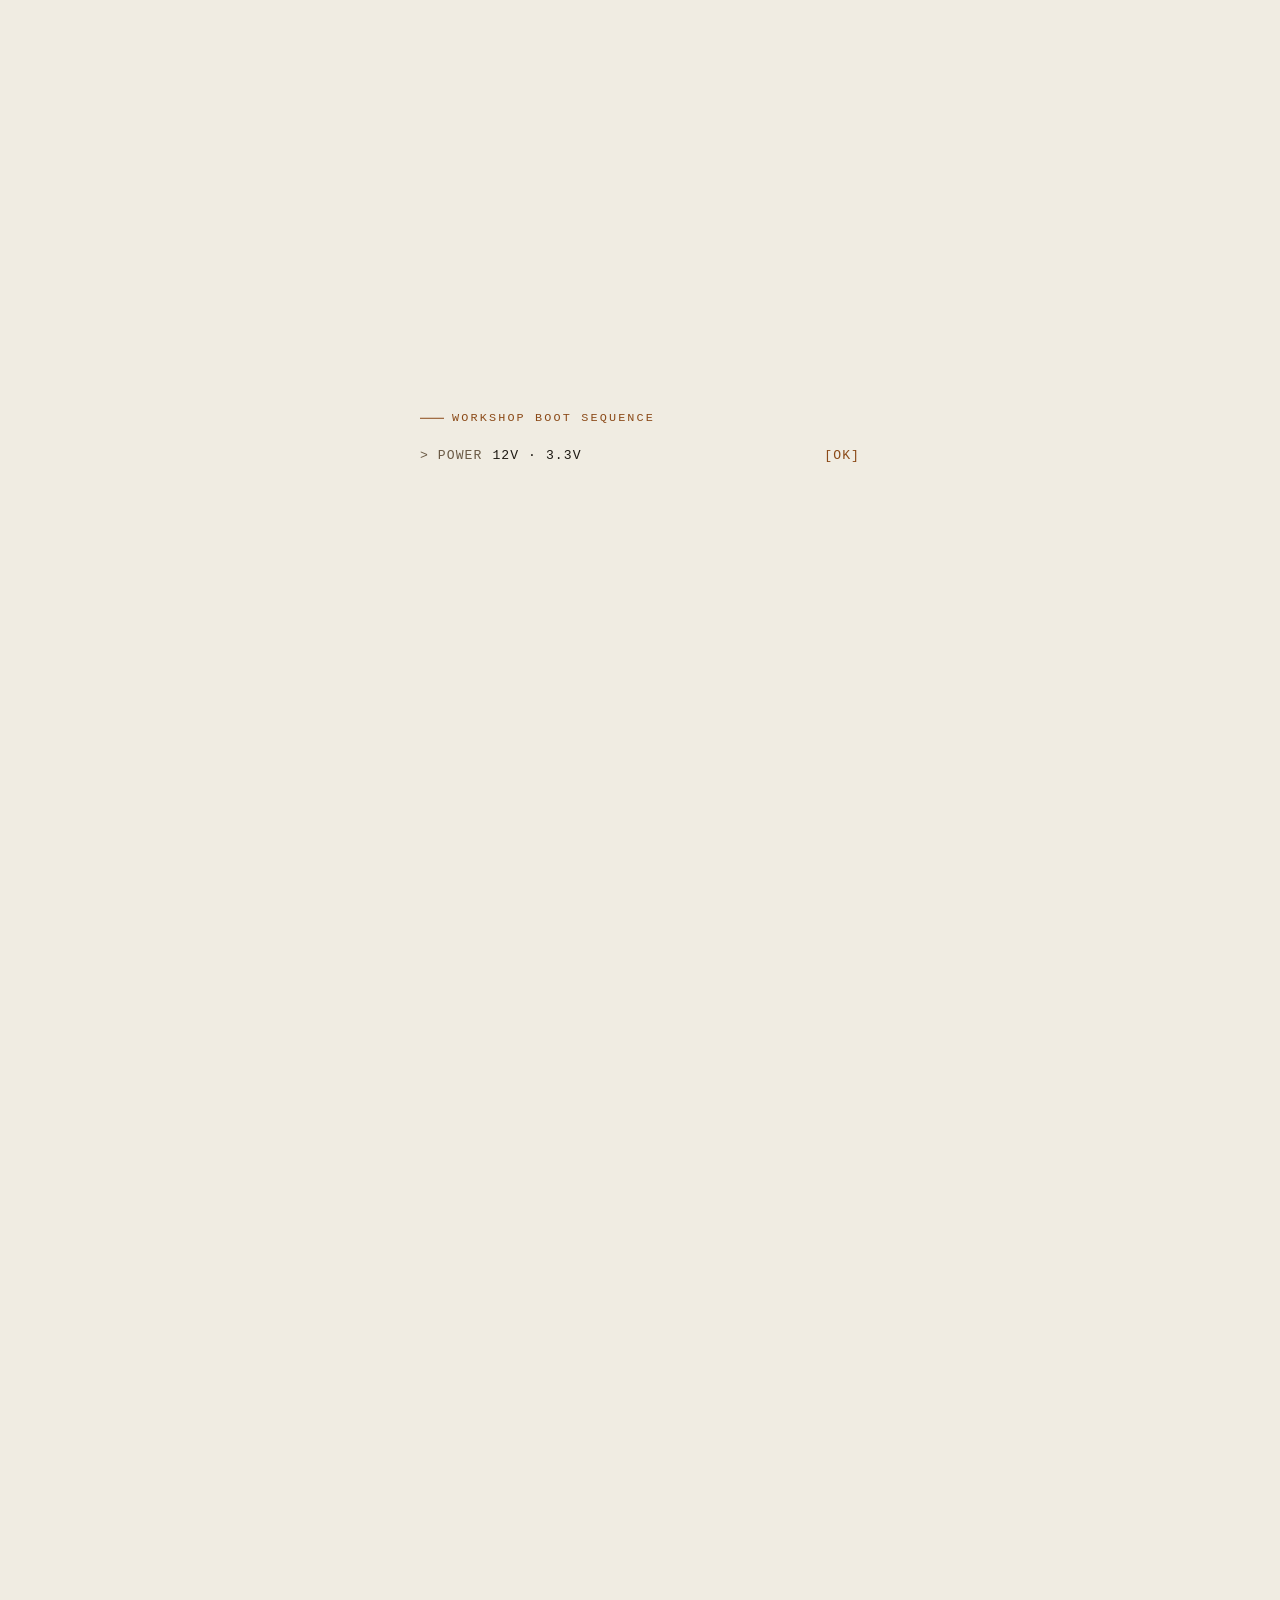
<file: index.html>
<!DOCTYPE html>
<html>
<head>
  <meta charset="utf-8">
  <meta http-equiv="refresh" content="0; url=porfolio.html">
  <link rel="canonical" href="porfolio.html">
</head>
<body>
  <a href="porfolio.html">Redirecting...</a>
</body>
</html>
</file>
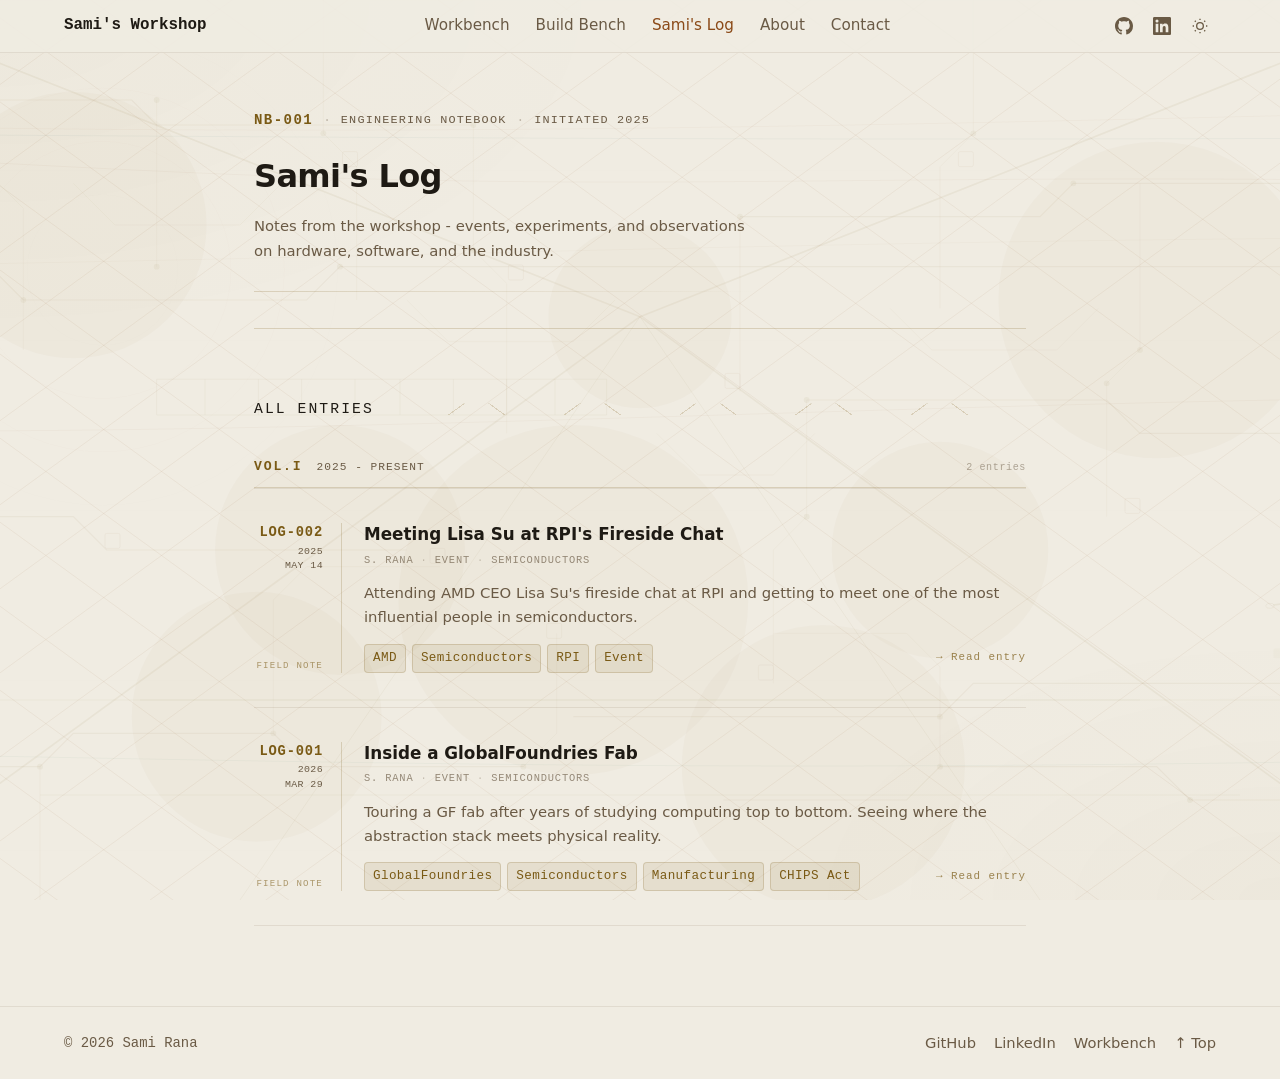
<file: blog.html>
<!doctype html>
<html lang="en">
<head>
  <meta charset="utf-8" />
  <meta name="viewport" content="width=device-width, initial-scale=1" />
  <title>Sami's Log - Engineering Notebook</title>
  <meta name="description" content="Engineering notebook - thoughts on embedded systems, hardware design, and the intersection of silicon and software." />
  <meta name="color-scheme" content="light dark" />
  <link rel="icon" href="data:image/svg+xml,<svg xmlns='http://www.w3.org/2000/svg' viewBox='0 0 100 100'><rect width='100' height='100' fill='%230c0f14'/><text x='50' y='66' font-size='48' text-anchor='middle' fill='%23c9983a' font-family='monospace' font-weight='700'>SR</text></svg>">
  <link rel="stylesheet" href="workshop.css" />
  <link rel="stylesheet" href="workshop-anim.css" />
  <style>
    /* ── Sami's Log - page-specific styles ── */

    .log-container { max-width: 820px; }

    /* ── Page header - engineering notebook cover ── */
    .log-page-header {
      padding: 56px 0 36px;
      border-bottom: 1px solid var(--gold-border);
      margin-bottom: var(--g);
    }

    /* Notebook identity bar: NB-001 · Engineering Notebook · INITIATED 2025 */
    .log-nb-bar {
      display: flex;
      align-items: center;
      gap: 10px;
      margin-bottom: 18px;
      font-family: var(--mono);
      flex-wrap: wrap;
    }
    .log-nb-id {
      font-size: 0.88rem;
      font-weight: 700;
      color: var(--gold);
      letter-spacing: 0.10em;
    }
    .log-nb-sep {
      color: var(--text-dim);
      opacity: 0.35;
      font-size: 0.80rem;
    }
    .log-nb-label, .log-nb-date {
      font-size: 0.74rem;
      color: var(--text-dim);
      letter-spacing: 0.10em;
      text-transform: uppercase;
    }

    .log-page-header h1 {
      font-size: clamp(1.5rem, 3vw, 2rem);
      font-weight: 700;
      margin: 0 0 10px;
      letter-spacing: -0.02em;
      color: var(--text);
    }
    .log-page-header p {
      color: var(--text-dim);
      font-size: 0.925rem;
      margin: 0;
      max-width: 500px;
      line-height: 1.7;
    }

    /* Ruled underline - extends with gold fade */
    .log-header-rule {
      margin-top: 28px;
      height: 1px;
      background: linear-gradient(to right, var(--gold-border), transparent 65%);
    }

    /* Entries region */
    .log-entries-region { margin-top: 0; }

    /* ALL ENTRIES section label override - tighter margin */
    .log-entries-region .section-label { margin-bottom: 0; }
  </style>

  <script>
    (function(){
      var p = localStorage.getItem('theme');
      if (p) { document.documentElement.classList.toggle('light', p === 'light'); }
      else if (window.matchMedia('(prefers-color-scheme: light)').matches) {
        document.documentElement.classList.add('light');
      }
    })();
    function toggleTheme() {
      var isLight = document.documentElement.classList.toggle('light');
      localStorage.setItem('theme', isLight ? 'light' : 'dark');
    }
  </script>
</head>

<body class="zone-log">
  <a class="skip-link" href="#main">Skip to content</a>

  <!-- Background Layer 1: Circuit Traces -->
  <div class="bg-layer bg-circuit" aria-hidden="true">
    <svg viewBox="0 0 1920 1080" preserveAspectRatio="xMidYMid slice">
      <path class="trace-thick" d="M0,120 H350 L380,150 H760"/>
      <path class="trace-thick" d="M0,320 H180 L220,360 H560 L600,320 H1920"/>
      <path class="trace-thick" d="M0,620 H280 L320,660 H680"/>
      <path class="trace-thick" d="M1920,220 H1480 L1440,260 H1080"/>
      <path class="trace-thick" d="M1920,520 H1560 L1520,480 H1160"/>
      <path class="trace-thick" d="M1920,820 H1360 L1320,860 H880"/>
      <path class="trace" d="M180,0 V210 L220,250 V420"/>
      <path class="trace" d="M380,120 V320"/>
      <path class="trace" d="M580,0 V160 L620,200 V360"/>
      <path class="trace" d="M760,150 V300 L800,340 V520"/>
      <path class="trace" d="M1160,480 V620 L1120,660 V820"/>
      <path class="trace" d="M1360,0 V160 L1320,200 V370"/>
      <path class="trace" d="M1560,220 V420 L1520,460 V620"/>
      <path class="trace" d="M1080,260 V470"/>
      <path class="trace" d="M280,220 L330,270 H480 L530,220"/>
      <path class="trace" d="M680,360 L730,410 H880 L930,360"/>
      <path class="trace" d="M980,520 L1030,570 H1120 L1170,520"/>
      <path class="trace" d="M1260,370 L1310,420 H1460 L1510,370"/>
      <path class="trace-thick" d="M0,920 H240 L280,880 H520 L560,920 H820"/>
      <path class="trace" d="M240,920 V1080"/>
      <path class="trace" d="M520,880 V720 L560,680 H720"/>
      <path class="trace" d="M820,920 L860,880 V760"/>
      <path class="trace-thick" d="M1920,960 H1620 L1580,920 H1320 L1280,960 H1060"/>
      <path class="trace" d="M1320,920 V800 L1280,760 H1120"/>
      <circle class="via" cx="180" cy="210" r="3.5"/>
      <circle class="via" cx="380" cy="120" r="3.5"/>
      <circle class="via" cx="380" cy="320" r="3.5"/>
      <circle class="via" cx="580" cy="160" r="3.5"/>
      <circle class="via" cx="760" cy="150" r="3.5"/>
      <circle class="via" cx="760" cy="300" r="3.5"/>
      <circle class="via" cx="220" cy="360" r="3.5"/>
      <circle class="via" cx="600" cy="320" r="3.5"/>
      <circle class="via" cx="1080" cy="260" r="3.5"/>
      <circle class="via" cx="1160" cy="480" r="3.5"/>
      <circle class="via" cx="1160" cy="620" r="3.5"/>
      <circle class="via" cx="1360" cy="160" r="3.5"/>
      <circle class="via" cx="1480" cy="220" r="3.5"/>
      <circle class="via" cx="1560" cy="420" r="3.5"/>
      <circle class="via" cx="1520" cy="460" r="3.5"/>
      <circle class="via" cx="1320" cy="860" r="3.5"/>
      <circle class="via" cx="240"  cy="920" r="3.5"/>
      <circle class="via" cx="520"  cy="880" r="3.5"/>
      <circle class="via" cx="820"  cy="920" r="3.5"/>
      <circle class="via" cx="1320" cy="920" r="3.5"/>
      <circle class="via" cx="1620" cy="960" r="3.5"/>
      <rect class="pad" x="163" y="395" width="18" height="18" rx="2"/>
      <rect class="pad" x="603" y="182" width="18" height="18" rx="2"/>
      <rect class="pad" x="802" y="318" width="18" height="18" rx="2"/>
      <rect class="pad" x="1062" y="448" width="18" height="18" rx="2"/>
      <rect class="pad" x="1342" y="182" width="18" height="18" rx="2"/>
      <rect class="pad" x="1542" y="598" width="18" height="18" rx="2"/>
      <rect class="pad" x="318"  y="640" width="18" height="18" rx="2"/>
      <rect class="pad" x="708"  y="658" width="18" height="18" rx="2"/>
      <rect class="pad" x="1102" y="798" width="18" height="18" rx="2"/>
      <rect class="pad" x="848"  y="748" width="18" height="18" rx="2"/>
      <circle class="glow-orb" cx="280"  cy="270"  r="160"/>
      <circle class="glow-orb" cx="1580" cy="360"  r="190"/>
      <circle class="glow-orb" cx="880"  cy="720"  r="210"/>
      <circle class="glow-orb" cx="1180" cy="920"  r="170"/>
      <circle class="glow-orb" cx="500"  cy="860"  r="150"/>
    </svg>
  </div>

  <!-- Background Layer 2: Girih Geometry (canvas) -->
  <canvas class="bg-layer bg-geo" id="geo-canvas" aria-hidden="true"></canvas>

  <!-- Background Layer 3: Signal Waves (canvas) -->
  <canvas class="bg-layer bg-waves" id="wave-canvas" aria-hidden="true"></canvas>

  <!-- Background Layer 4: Physical Scene - Writing room (one-point perspective, VP 960,380) -->
  <div class="bg-layer bg-scene" aria-hidden="true">
    <svg viewBox="0 0 1920 1080" preserveAspectRatio="xMidYMid slice">

      <!-- ── ROOM STRUCTURE ── -->
      <line class="s-thick" x1="0"    y1="0"    x2="960" y2="380"/>
      <line class="s-thick" x1="1920" y1="0"    x2="960" y2="380"/>
      <line class="s-thick" x1="0"    y1="1080" x2="960" y2="380"/>
      <line class="s-thick" x1="1920" y1="1080" x2="960" y2="380"/>
      <line class="s-line"  x1="480"  y1="1080" x2="960" y2="380"/>
      <line class="s-line"  x1="1440" y1="1080" x2="960" y2="380"/>
      <line class="s-line"  x1="240"  y1="954"  x2="1680" y2="954"/>
      <line class="s-line"  x1="360"  y1="840"  x2="1560" y2="840"/>

      <!-- ── REFERENCE SHELF on back-left wall ── -->
      <line class="s-line"  x1="380"  y1="455" x2="920"  y2="455"/>
      <line class="s-line"  x1="380"  y1="498" x2="920"  y2="498"/>
      <line class="s-line"  x1="380"  y1="455" x2="380"  y2="498"/>
      <line class="s-line"  x1="438"  y1="455" x2="438"  y2="498"/>
      <line class="s-line"  x1="502"  y1="455" x2="502"  y2="498"/>
      <line class="s-line"  x1="554"  y1="455" x2="554"  y2="498"/>
      <line class="s-line"  x1="618"  y1="455" x2="618"  y2="498"/>
      <line class="s-line"  x1="672"  y1="455" x2="672"  y2="498"/>
      <line class="s-line"  x1="736"  y1="455" x2="736"  y2="498"/>
      <line class="s-line"  x1="800"  y1="455" x2="800"  y2="498"/>
      <line class="s-line"  x1="858"  y1="455" x2="858"  y2="498"/>
      <line class="s-line"  x1="920"  y1="455" x2="920"  y2="498"/>

      <!-- ── DESK SURFACE - single edge line ── -->
      <line class="s-line"  x1="0"    y1="840" x2="1920" y2="840"/>

      <!-- ── DESK ITEMS ── -->
      <!-- Pen -->
      <line class="s-thick" x1="1720" y1="726" x2="1858" y2="706"/>
      <ellipse class="s-line" cx="1716" cy="727" rx="5" ry="3" transform="rotate(-4 1716 727)"/>
      <line class="s-line"   x1="1858" y1="706" x2="1868" y2="704"/>

      <!-- Coffee mug -->
      <rect class="s-line" x="80"  y="694" width="66" height="82" rx="4"/>
      <rect class="s-fill" x="84"  y="698" width="58" height="32" rx="2"/>
      <path class="s-line" d="M146,716 Q172,716 172,734 Q172,752 146,752"/>
      <ellipse class="s-fill" cx="113" cy="698" rx="29" ry="7"/>
      <ellipse class="s-line" cx="113" cy="698" rx="29" ry="7"/>

      <!-- Desk lamp -->
      <rect class="s-fill"  x="1720" y="778" width="20" height="12" rx="2"/>
      <line class="s-thick" x1="1730" y1="784" x2="1730" y2="712"/>
      <line class="s-thick" x1="1730" y1="712" x2="1768" y2="644"/>
      <ellipse class="s-line" cx="1780" cy="638" rx="22" ry="10"/>
      <line   class="s-line" x1="1768" y1="644" x2="1792" y2="632"/>

      <!-- Glow orbs -->
      <circle class="s-glow" cx="600"  cy="660" r="150"/>
      <circle class="s-glow" cx="1320" cy="660" r="130"/>
      <circle class="s-glow" cx="960"  cy="380" r="110"/>

    </svg>
  </div>

  <!-- Header -->
  <header>
    <div class="container nav">
      <a class="brand" href="porfolio.html" aria-label="Sami's Workshop - home">
        <span class="brand-text">
          <span class="brand-name">Sami's Workshop</span>
        </span>
      </a>
      <nav class="nav-links" aria-label="Primary navigation">
        <a href="porfolio.html">Workbench</a>
        <a href="porfolio.html#projects">Build Bench</a>
        <a href="blog.html" class="active">Sami's Log</a>
        <a href="porfolio.html#about">About</a>
        <a href="porfolio.html#contact">Contact</a>
      </nav>
      <div class="nav-right">
        <a href="https://github.com/samisrana" target="_blank" rel="noopener"
           aria-label="GitHub" class="icon-btn">
          <svg width="18" height="18" viewBox="0 0 24 24" fill="currentColor">
            <path d="M12 0C5.37 0 0 5.37 0 12c0 5.31 3.435 9.795 8.205 11.385.6.105.825-.255.825-.57 0-.285-.015-1.23-.015-2.235-3.015.555-3.795-.735-4.035-1.41-.135-.345-.72-1.41-1.23-1.695-.42-.225-1.02-.78-.015-.795.945-.015 1.62.87 1.845 1.23 1.08 1.815 2.805 1.305 3.495.99.105-.78.42-1.305.765-1.605-2.67-.3-5.46-1.335-5.46-5.925 0-1.305.465-2.385 1.23-3.225-.12-.3-.54-1.53.12-3.18 0 0 1.005-.315 3.3 1.23.96-.27 1.98-.405 3-.405s2.04.135 3 .405c2.295-1.56 3.3-1.23 3.3-1.23.66 1.65.24 2.88.12 3.18.765.84 1.23 1.905 1.23 3.225 0 4.605-2.805 5.625-5.475 5.925.435.375.81 1.095.81 2.22 0 1.605-.015 2.895-.015 3.3 0 .315.225.69.825.57A12.02 12.02 0 0024 12c0-6.63-5.37-12-12-12z"/>
          </svg>
        </a>
        <a href="https://www.linkedin.com/in/sami-rana-aa722a210/" target="_blank" rel="noopener"
           aria-label="LinkedIn" class="icon-btn">
          <svg width="18" height="18" viewBox="0 0 24 24" fill="currentColor">
            <path d="M20.447 20.452h-3.554v-5.569c0-1.328-.027-3.037-1.852-3.037-1.853 0-2.136 1.445-2.136 2.939v5.667H9.351V9h3.414v1.561h.046c.477-.9 1.637-1.85 3.37-1.85 3.601 0 4.267 2.37 4.267 5.455v6.286zM5.337 7.433a2.062 2.062 0 01-2.063-2.065 2.064 2.064 0 112.063 2.065zm1.782 13.019H3.555V9h3.564v11.452zM22.225 0H1.771C.792 0 0 .774 0 1.729v20.542C0 23.227.792 24 1.771 24h20.451C23.2 24 24 23.227 24 22.271V1.729C24 .774 23.2 0 22.222 0h.003z"/>
          </svg>
        </a>
        <button class="icon-btn" onclick="toggleTheme()" aria-label="Toggle light/dark">
          <svg width="16" height="16" viewBox="0 0 24 24" fill="none" stroke="currentColor" stroke-width="2">
            <circle cx="12" cy="12" r="5"/>
            <path d="M12 1v2M12 21v2M4.22 4.22l1.42 1.42M18.36 18.36l1.42 1.42M1 12h2M21 12h2M4.22 19.78l1.42-1.42M18.36 5.64l1.42-1.42"/>
          </svg>
        </button>
      </div>
    </div>
  </header>

  <main id="main">
    <div class="container log-container">

      <div class="log-page-header">
        <div class="log-nb-bar">
          <span class="log-nb-id">NB-001</span>
          <span class="log-nb-sep">·</span>
          <span class="log-nb-label">Engineering Notebook</span>
          <span class="log-nb-sep">·</span>
          <span class="log-nb-date">Initiated 2025</span>
        </div>
        <h1>Sami's Log</h1>
        <p>Notes from the workshop - events, experiments, and observations on hardware, software, and the industry.</p>
        <div class="log-header-rule"></div>
      </div>

      <div class="log-entries-region">
        <div class="section-label">
          <span class="area-code">ALL ENTRIES</span>
        </div>

        <div class="log-entries-list">

          <div class="log-volume">
            <span class="log-volume-id">VOL.I</span>
            <span class="log-volume-label">2025 - Present</span>
            <span class="log-volume-count">2 entries</span>
          </div>

          <article class="log-entry">
            <div class="entry-margin">
              <span class="entry-id">LOG-002</span>
              <span class="entry-date">2025<br>MAY 14</span>
              <span class="entry-type">Field Note</span>
            </div>
            <div class="entry-body">
              <a class="entry-title" href="posts/meeting-lisa-su.html">Meeting Lisa Su at RPI's Fireside Chat</a>
              <div class="entry-meta">
                <span class="entry-meta-item">S. Rana</span>
                <span class="entry-meta-item">Event</span>
                <span class="entry-meta-item">Semiconductors</span>
              </div>
              <p class="entry-excerpt">Attending AMD CEO Lisa Su's fireside chat at RPI and getting to meet one of the most influential people in semiconductors.</p>
              <div class="entry-footer">
                <div class="tags">
                  <span class="tag">AMD</span>
                  <span class="tag">Semiconductors</span>
                  <span class="tag">RPI</span>
                  <span class="tag">Event</span>
                </div>
                <a class="entry-read-link" href="posts/meeting-lisa-su.html">→ Read entry</a>
              </div>
            </div>
          </article>

          <article class="log-entry">
            <div class="entry-margin">
              <span class="entry-id">LOG-001</span>
              <span class="entry-date">2026<br>MAR 29</span>
              <span class="entry-type">Field Note</span>
            </div>
            <div class="entry-body">
              <a class="entry-title" href="posts/gf-visit.html">Inside a GlobalFoundries Fab</a>
              <div class="entry-meta">
                <span class="entry-meta-item">S. Rana</span>
                <span class="entry-meta-item">Event</span>
                <span class="entry-meta-item">Semiconductors</span>
              </div>
              <p class="entry-excerpt">Touring a GF fab after years of studying computing top to bottom. Seeing where the abstraction stack meets physical reality.</p>
              <div class="entry-footer">
                <div class="tags">
                  <span class="tag">GlobalFoundries</span>
                  <span class="tag">Semiconductors</span>
                  <span class="tag">Manufacturing</span>
                  <span class="tag">CHIPS Act</span>
                </div>
                <a class="entry-read-link" href="posts/gf-visit.html">→ Read entry</a>
              </div>
            </div>
          </article>

        </div>
      </div>

    </div>
  </main>

  <footer>
    <div class="container footer-inner">
      <span class="copyright">© <span id="yr"></span> Sami Rana</span>
      <nav class="footer-links" aria-label="Footer navigation">
        <a href="https://github.com/samisrana">GitHub</a>
        <a href="https://www.linkedin.com/in/sami-rana-aa722a210/">LinkedIn</a>
        <a href="porfolio.html">Workbench</a>
        <a href="#top">↑ Top</a>
      </nav>
    </div>
  </footer>

  <script src="workshop-bg.js"></script>
  <script src="workshop-anim.js"></script>
  <script>
    document.getElementById('yr').textContent = new Date().getFullYear();
    WorkshopBG.init();
    WorkshopAnim.init({ acq: true, station: true, reels: true, signal: true, parallax: true, sectionLabel: true });
  </script>
</body>
</html>
</file>
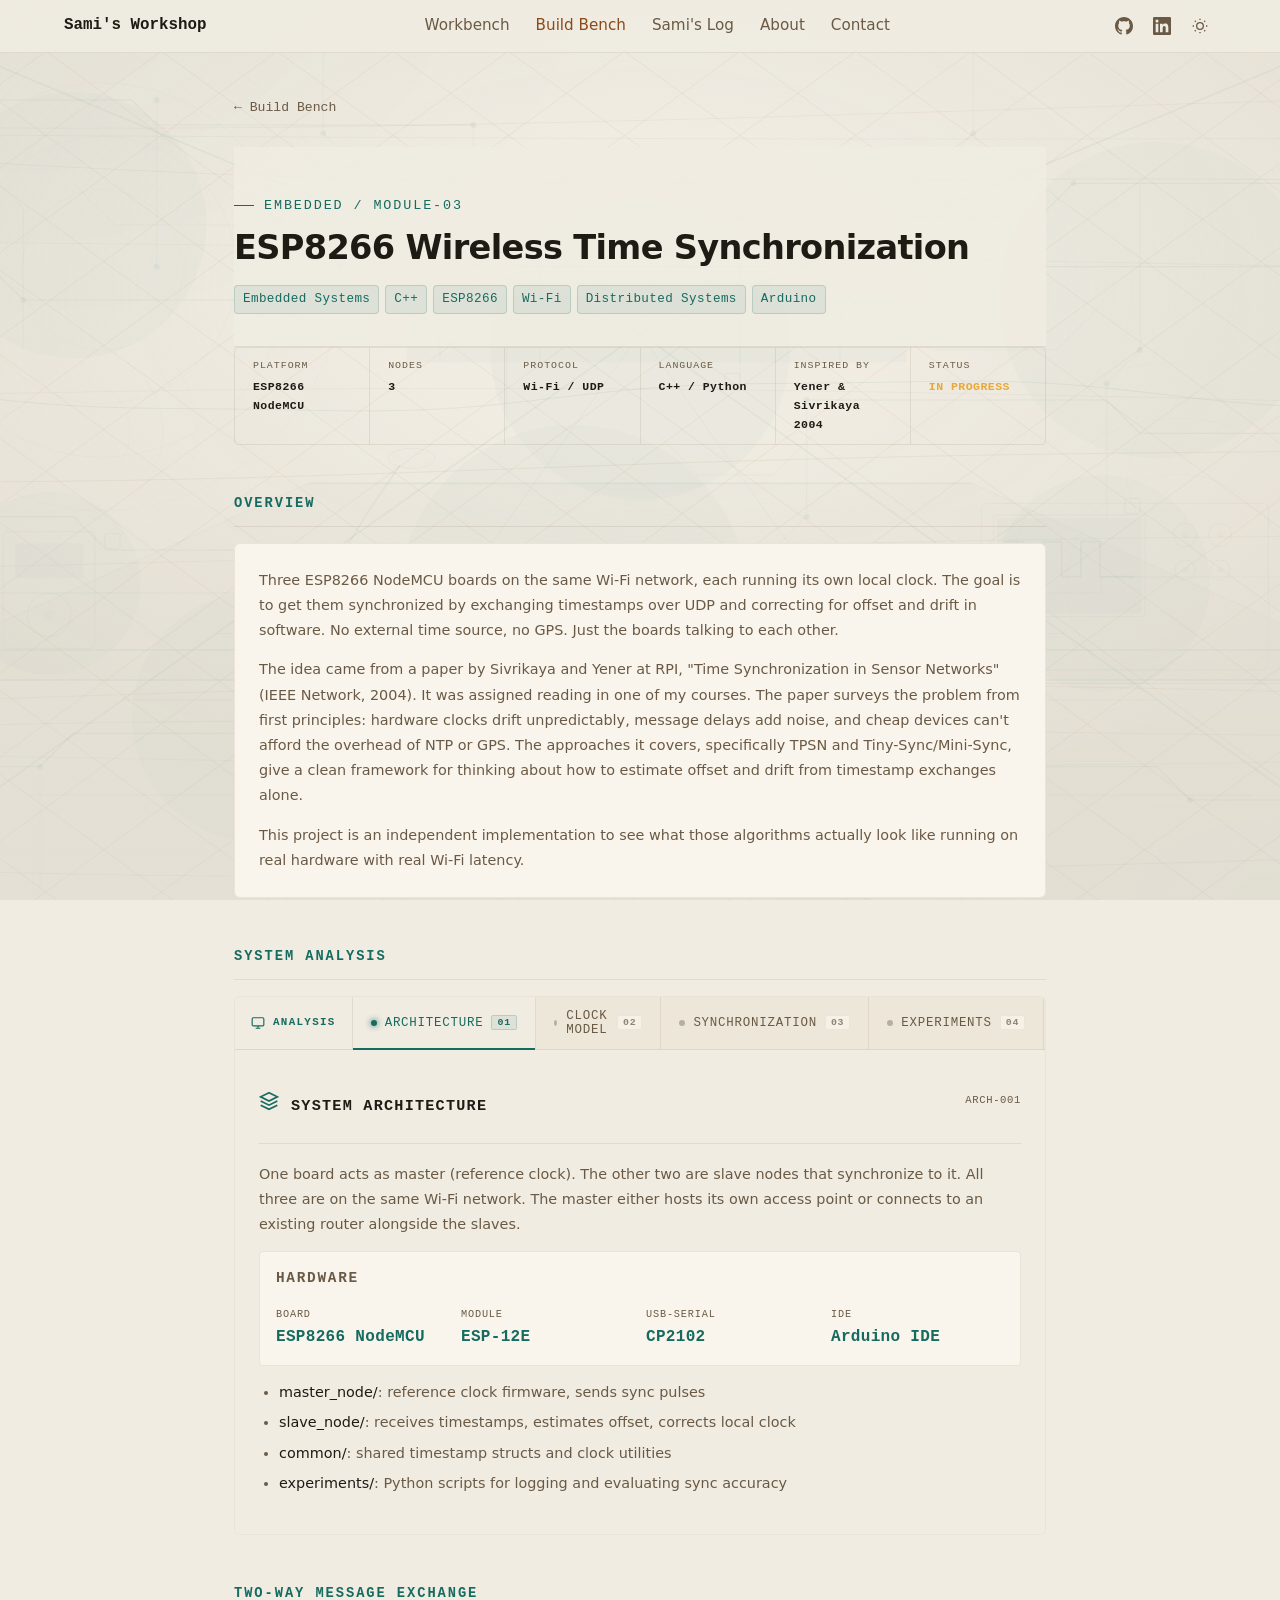
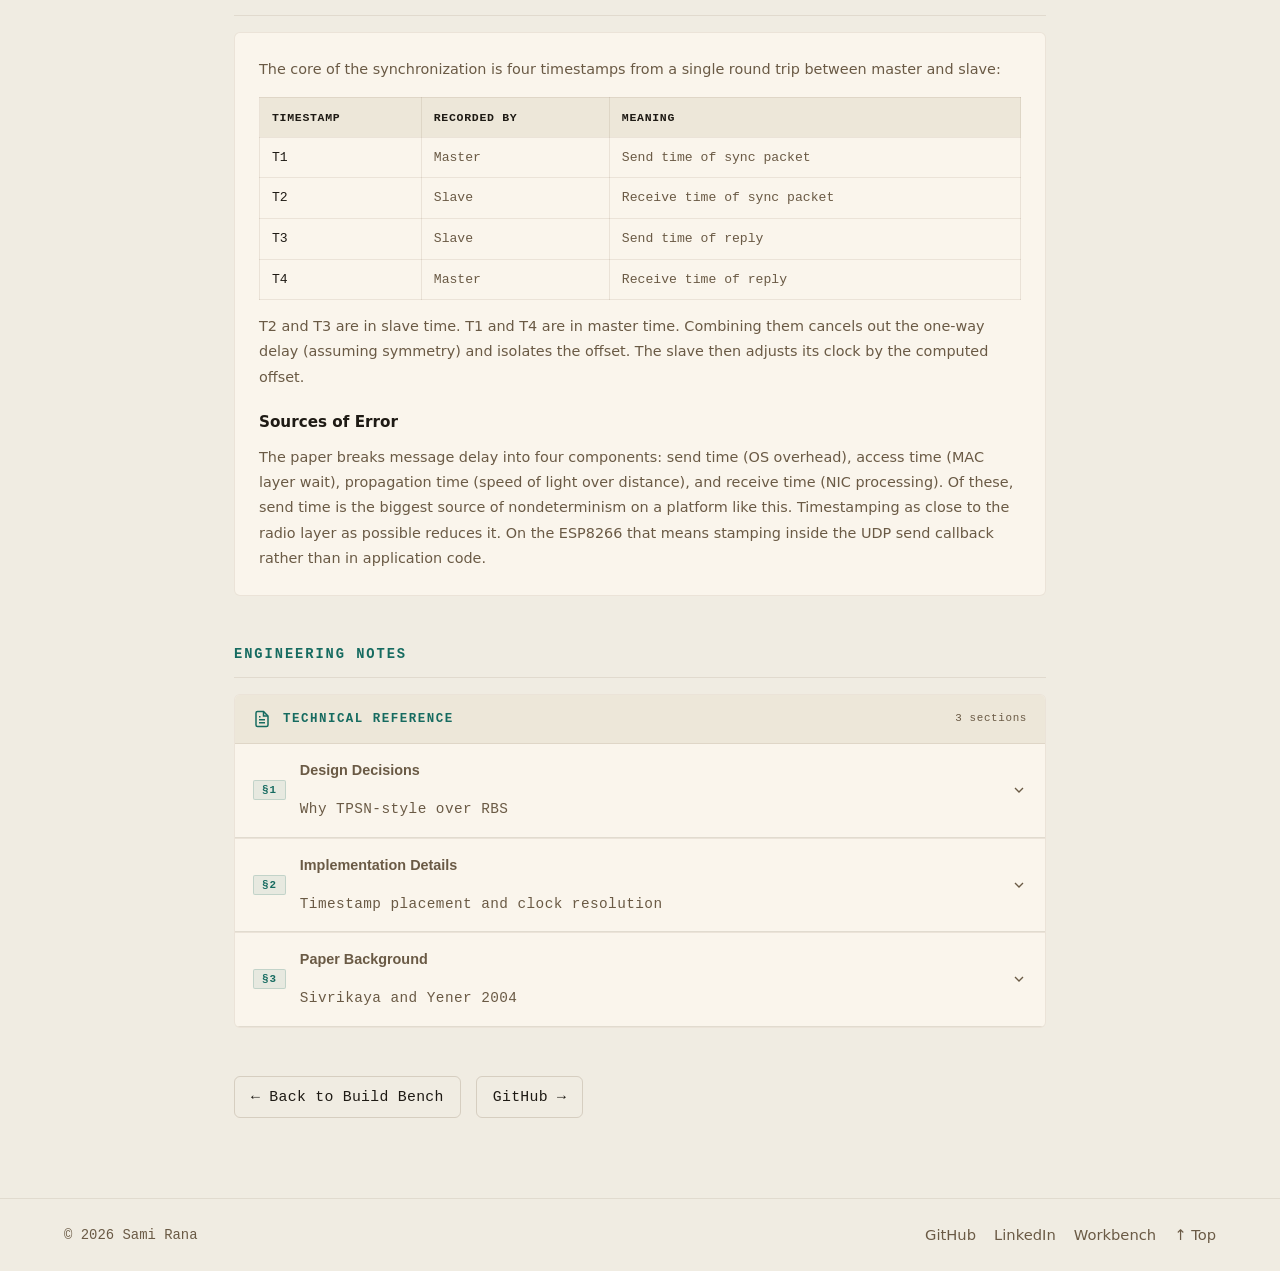
<file: esp8266-time-sync.html>
<!doctype html>
<html lang="en">
<head>
  <meta charset="utf-8" />
  <meta name="viewport" content="width=device-width, initial-scale=1" />
  <title>ESP8266 Wireless Time Sync - Build Bench - Sami's Workshop</title>
  <meta name="description" content="Wireless clock synchronization across three ESP8266 NodeMCU nodes over Wi-Fi. Implements two-way timestamp exchange, offset and drift estimation inspired by Sivrikaya and Yener 2004." />
  <meta name="color-scheme" content="light dark" />
  <link rel="icon" href="data:image/svg+xml,<svg xmlns='http://www.w3.org/2000/svg' viewBox='0 0 100 100'><rect width='100' height='100' fill='%230c0f14'/><text x='50' y='66' font-size='48' text-anchor='middle' fill='%232ea89a' font-family='monospace' font-weight='700'>SR</text></svg>">
  <link rel="stylesheet" href="workshop.css" />
  <link rel="stylesheet" href="workshop-anim.css" />
  <style>
    .doc-container { max-width: 860px; }

    .module-header { padding: 48px 0 32px; }
    .module-kicker {
      font-family: var(--mono);
      font-size: 0.84rem;
      color: var(--turquoise);
      letter-spacing: 0.14em;
      text-transform: uppercase;
      margin: 0 0 10px;
      display: flex;
      align-items: center;
      gap: 10px;
    }
    .module-kicker::before { content: ''; width: 20px; height: 1px; background: var(--turquoise); }
    .module-header h1 {
      font-size: clamp(1.5rem, 3vw, 2.1rem);
      font-weight: 700;
      margin: 0 0 16px;
      letter-spacing: -0.02em;
      color: var(--text);
      line-height: 1.25;
    }

    .back-link {
      display: inline-flex;
      align-items: center;
      gap: 6px;
      color: var(--text-dim);
      text-decoration: none;
      font-size: 0.82rem;
      font-family: var(--mono);
      margin-bottom: 28px;
      transition: color 0.15s;
    }
    .back-link:hover { color: var(--turquoise); }

    .doc-section { margin: 48px 0; }
    .doc-section h2 {
      font-family: var(--mono);
      font-size: 0.86rem;
      color: var(--turquoise);
      letter-spacing: 0.14em;
      text-transform: uppercase;
      margin: 0 0 16px;
      padding-bottom: 10px;
      border-bottom: 1px solid var(--border);
    }

    .spec-strip {
      display: flex;
      flex-wrap: wrap;
      gap: 0;
      border: 1px solid var(--border);
      border-radius: var(--r-sm);
      overflow: hidden;
      margin-bottom: 32px;
      font-family: var(--mono);
      font-size: 0.72rem;
    }
    .spec-strip-item {
      display: flex;
      flex-direction: column;
      padding: 10px 18px;
      border-right: 1px solid var(--border);
      flex: 1;
      min-width: 100px;
    }
    .spec-strip-item:last-child { border-right: none; }
    .spec-strip-key {
      color: var(--text-dim);
      letter-spacing: 0.10em;
      text-transform: uppercase;
      font-size: 0.62rem;
      margin-bottom: 3px;
    }
    .spec-strip-val {
      color: var(--text);
      font-weight: 600;
      letter-spacing: 0.04em;
    }
    .spec-strip-val.complete { color: var(--turquoise); }
    .spec-strip-val.wip { color: #e8a838; }

    .doc-section h3 {
      font-size: 0.95rem;
      font-weight: 600;
      color: var(--text);
      margin: 20px 0 10px;
    }
    .doc-section p {
      color: var(--text-dim);
      font-size: 0.9rem;
      line-height: 1.75;
      margin: 0 0 14px;
    }
    .doc-section p:last-child { margin-bottom: 0; }
    .doc-section strong { color: var(--text); font-weight: 500; }
    .doc-section ul, .doc-section ol {
      color: var(--text-dim);
      font-size: 0.9rem;
      padding-left: 20px;
      margin: 0 0 14px;
      line-height: 1.7;
    }
    .doc-section li { margin-bottom: 6px; }

    .callout {
      background: var(--turquoise-dim);
      border-left: 3px solid var(--turquoise);
      padding: 14px 18px;
      border-radius: 0 var(--r-sm) var(--r-sm) 0;
      margin: 16px 0;
    }
    .callout p {
      margin: 0;
      color: var(--text);
      font-family: var(--mono);
      font-size: 0.9rem;
    }
    .callout p + p { margin-top: 8px; }

    figure { margin: 20px 0; }
    figure img {
      width: 100%;
      border-radius: var(--r-sm);
      border: 1px solid var(--border);
      display: block;
    }
    figcaption {
      font-family: var(--mono);
      font-size: 0.7rem;
      color: var(--text-dim);
      margin-top: 7px;
      letter-spacing: 0.02em;
    }

    table { width: 100%; border-collapse: collapse; font-size: 0.85rem; margin: 14px 0; }
    th {
      background: var(--surface-2);
      color: var(--text);
      font-family: var(--mono);
      font-size: 0.72rem;
      letter-spacing: 0.06em;
      text-transform: uppercase;
      padding: 10px 12px;
      text-align: left;
      border: 1px solid var(--border);
    }
    td {
      color: var(--text-dim);
      padding: 9px 12px;
      border: 1px solid var(--border);
      font-family: var(--mono);
      font-size: 0.82rem;
    }
    td:first-child { color: var(--text); }

    code {
      font-family: var(--mono);
      background: var(--surface-2);
      padding: 2px 6px;
      border-radius: var(--r-sm);
      font-size: 0.85em;
      color: var(--turquoise);
    }
  </style>

  <script>
    (function(){
      var p = localStorage.getItem('theme');
      if (p) { document.documentElement.classList.toggle('light', p === 'light'); }
      else if (window.matchMedia('(prefers-color-scheme: light)').matches) {
        document.documentElement.classList.add('light');
      }
    })();
    function toggleTheme() {
      var isLight = document.documentElement.classList.toggle('light');
      localStorage.setItem('theme', isLight ? 'light' : 'dark');
    }
  </script>
</head>

<body class="zone-bench">
  <a class="skip-link" href="#main">Skip to content</a>

  <!-- Background Layer 1: Circuit Traces -->
  <div class="bg-layer bg-circuit" aria-hidden="true">
    <svg viewBox="0 0 1920 1080" preserveAspectRatio="xMidYMid slice">
      <path class="trace-thick" d="M0,120 H350 L380,150 H760"/>
      <path class="trace-thick" d="M0,320 H180 L220,360 H560 L600,320 H1920"/>
      <path class="trace-thick" d="M0,620 H280 L320,660 H680"/>
      <path class="trace-thick" d="M1920,220 H1480 L1440,260 H1080"/>
      <path class="trace-thick" d="M1920,520 H1560 L1520,480 H1160"/>
      <path class="trace-thick" d="M1920,820 H1360 L1320,860 H880"/>
      <path class="trace" d="M180,0 V210 L220,250 V420"/>
      <path class="trace" d="M380,120 V320"/>
      <path class="trace" d="M580,0 V160 L620,200 V360"/>
      <path class="trace" d="M760,150 V300 L800,340 V520"/>
      <path class="trace" d="M1160,480 V620 L1120,660 V820"/>
      <path class="trace" d="M1360,0 V160 L1320,200 V370"/>
      <path class="trace" d="M1560,220 V420 L1520,460 V620"/>
      <path class="trace" d="M1080,260 V470"/>
      <path class="trace" d="M280,220 L330,270 H480 L530,220"/>
      <path class="trace" d="M680,360 L730,410 H880 L930,360"/>
      <path class="trace" d="M980,520 L1030,570 H1120 L1170,520"/>
      <path class="trace" d="M1260,370 L1310,420 H1460 L1510,370"/>
      <path class="trace-thick" d="M0,920 H240 L280,880 H520 L560,920 H820"/>
      <path class="trace" d="M240,920 V1080"/>
      <path class="trace" d="M520,880 V720 L560,680 H720"/>
      <path class="trace" d="M820,920 L860,880 V760"/>
      <path class="trace-thick" d="M1920,960 H1620 L1580,920 H1320 L1280,960 H1060"/>
      <path class="trace" d="M1320,920 V800 L1280,760 H1120"/>
      <circle class="via" cx="180" cy="210" r="3.5"/>
      <circle class="via" cx="380" cy="120" r="3.5"/>
      <circle class="via" cx="380" cy="320" r="3.5"/>
      <circle class="via" cx="580" cy="160" r="3.5"/>
      <circle class="via" cx="760" cy="150" r="3.5"/>
      <circle class="via" cx="760" cy="300" r="3.5"/>
      <circle class="via" cx="220" cy="360" r="3.5"/>
      <circle class="via" cx="600" cy="320" r="3.5"/>
      <circle class="via" cx="1080" cy="260" r="3.5"/>
      <circle class="via" cx="1160" cy="480" r="3.5"/>
      <circle class="via" cx="1160" cy="620" r="3.5"/>
      <circle class="via" cx="1360" cy="160" r="3.5"/>
      <circle class="via" cx="1480" cy="220" r="3.5"/>
      <circle class="via" cx="1560" cy="420" r="3.5"/>
      <circle class="via" cx="1520" cy="460" r="3.5"/>
      <circle class="via" cx="1320" cy="860" r="3.5"/>
      <circle class="via" cx="240"  cy="920" r="3.5"/>
      <circle class="via" cx="520"  cy="880" r="3.5"/>
      <circle class="via" cx="820"  cy="920" r="3.5"/>
      <circle class="via" cx="1320" cy="920" r="3.5"/>
      <circle class="via" cx="1620" cy="960" r="3.5"/>
      <rect class="pad" x="163" y="395" width="18" height="18" rx="2"/>
      <rect class="pad" x="603" y="182" width="18" height="18" rx="2"/>
      <rect class="pad" x="802" y="318" width="18" height="18" rx="2"/>
      <rect class="pad" x="1062" y="448" width="18" height="18" rx="2"/>
      <rect class="pad" x="1342" y="182" width="18" height="18" rx="2"/>
      <rect class="pad" x="1542" y="598" width="18" height="18" rx="2"/>
      <rect class="pad" x="318"  y="640" width="18" height="18" rx="2"/>
      <rect class="pad" x="708"  y="658" width="18" height="18" rx="2"/>
      <rect class="pad" x="1102" y="798" width="18" height="18" rx="2"/>
      <rect class="pad" x="848"  y="748" width="18" height="18" rx="2"/>
      <circle class="glow-orb" cx="280"  cy="270"  r="160"/>
      <circle class="glow-orb" cx="1580" cy="360"  r="190"/>
      <circle class="glow-orb" cx="880"  cy="720"  r="210"/>
      <circle class="glow-orb" cx="1180" cy="920"  r="170"/>
      <circle class="glow-orb" cx="500"  cy="860"  r="150"/>
    </svg>
  </div>

  <!-- Background Layer 2: Girih Geometry (canvas) -->
  <canvas class="bg-layer bg-geo" id="geo-canvas" aria-hidden="true"></canvas>

  <!-- Background Layer 3: Signal Waves (canvas) -->
  <canvas class="bg-layer bg-waves" id="wave-canvas" aria-hidden="true"></canvas>

  <!-- Background Layer 4: Physical Scene - Workbench -->
  <div class="bg-layer bg-scene" aria-hidden="true">
    <svg viewBox="0 0 1920 1080" preserveAspectRatio="xMidYMid slice">
      <line class="s-thick" x1="0"    y1="0"    x2="960" y2="400"/>
      <line class="s-thick" x1="1920" y1="0"    x2="960" y2="400"/>
      <line class="s-thick" x1="0"    y1="1080" x2="960" y2="400"/>
      <line class="s-thick" x1="1920" y1="1080" x2="960" y2="400"/>
      <line class="s-line"  x1="480"  y1="1080" x2="960" y2="400"/>
      <line class="s-line"  x1="1440" y1="1080" x2="960" y2="400"/>
      <line class="s-line"  x1="226"  y1="954"  x2="1694" y2="954"/>
      <line class="s-line"  x1="338"  y1="840"  x2="1582" y2="840"/>
      <line class="s-line"  x1="451"  y1="760"  x2="1469" y2="760"/>
      <rect class="s-fill" x="680" y="355" width="600" height="80" rx="0"/>
      <line class="s-thick" x1="680"  y1="340" x2="1240" y2="340"/>
      <line class="s-line"  x1="680"  y1="308" x2="1240" y2="308"/>
      <line class="s-line"  x1="720"  y1="308" x2="720"  y2="435"/>
      <line class="s-line"  x1="840"  y1="308" x2="840"  y2="435"/>
      <line class="s-line"  x1="1080" y1="308" x2="1080" y2="435"/>
      <line class="s-line"  x1="1200" y1="308" x2="1200" y2="435"/>
      <circle class="s-line" cx="748" cy="284" r="18"/><circle class="s-line" cx="748" cy="284" r="10"/><circle class="s-line" cx="748" cy="284" r="3"/>
      <circle class="s-line" cx="790" cy="286" r="16"/><circle class="s-line" cx="790" cy="286" r="9"/> <circle class="s-line" cx="790" cy="286" r="3"/>
      <circle class="s-line" cx="830" cy="285" r="17"/><circle class="s-line" cx="830" cy="285" r="10"/><circle class="s-line" cx="830" cy="285" r="3"/>
      <g opacity="0.45">
        <polygon class="s-fill" points="120,780 1800,780 1358,580 562,580"/>
        <rect class="s-fill" x="120" y="780" width="1680" height="36"/>
      </g>
      <line class="s-thick" x1="120"  y1="780" x2="1800" y2="780"/>
      <line class="s-thick" x1="562"  y1="580" x2="1358" y2="580"/>
      <line class="s-line"  x1="120"  y1="780" x2="562"  y2="580"/>
      <line class="s-line"  x1="1800" y1="780" x2="1358" y2="580"/>
      <line class="s-thick" x1="120"  y1="816" x2="1800" y2="816"/>
      <rect class="s-thick" x="146"  y="816" width="22"  height="264"/>
      <rect class="s-line"  x="134"  y="1062" width="46" height="14" rx="2"/>
      <rect class="s-thick" x="1752" y="816" width="22"  height="264"/>
      <rect class="s-line"  x="1740" y="1062" width="46" height="14" rx="2"/>
      <rect class="s-line" x="196" y="638" width="110" height="140" rx="5"/>
      <rect class="s-fill" x="210" y="652" width="82"  height="42"  rx="2"/>
      <circle class="s-line" cx="251" cy="738" r="26"/>
      <circle class="s-fill" cx="251" cy="738" r="7"/>
      <rect class="s-fill"  x="568" y="770" width="24" height="14" rx="3"/>
      <line class="s-thick" x1="580" y1="780" x2="580" y2="700"/>
      <line class="s-thick" x1="580" y1="700" x2="634" y2="614"/>
      <line class="s-thick" x1="634" y1="614" x2="672" y2="558"/>
      <ellipse class="s-line" cx="686" cy="550" rx="28" ry="12"/>
      <rect class="s-line" x="1370" y="604" width="344" height="200" rx="7"/>
      <rect class="s-line" x="1384" y="618" width="182" height="122" rx="3"/>
      <rect class="s-fill" x="1388" y="622" width="174" height="114" rx="2"/>
      <polyline class="s-thick" points="1398,692 1398,650 1420,650 1420,692 1443,692 1443,650 1466,650 1466,692 1489,692 1489,650 1512,650 1512,692 1554,692"/>
      <circle class="s-line" cx="1614" cy="642" r="14"/><circle class="s-fill" cx="1614" cy="642" r="4"/>
      <circle class="s-line" cx="1656" cy="642" r="14"/><circle class="s-fill" cx="1656" cy="642" r="4"/>
      <circle class="s-line" cx="1614" cy="684" r="12"/><circle class="s-fill" cx="1614" cy="684" r="4"/>
      <circle class="s-line" cx="1656" cy="684" r="12"/><circle class="s-fill" cx="1656" cy="684" r="4"/>
      <circle class="s-glow" cx="251"  cy="700" r="110"/>
      <circle class="s-glow" cx="960"  cy="420" r="180"/>
      <circle class="s-glow" cx="1514" cy="700" r="130"/>
    </svg>
  </div>

  <!-- Header -->
  <header>
    <div class="container nav">
      <a class="brand" href="porfolio.html" aria-label="Sami's Workshop - home">
        <span class="brand-text">
          <span class="brand-name">Sami's Workshop</span>
        </span>
      </a>
      <nav class="nav-links" aria-label="Primary navigation">
        <a href="porfolio.html">Workbench</a>
        <a href="porfolio.html#projects" class="active">Build Bench</a>
        <a href="blog.html">Sami's Log</a>
        <a href="porfolio.html#about">About</a>
        <a href="porfolio.html#contact">Contact</a>
      </nav>
      <div class="nav-right">
        <a href="https://github.com/samisrana" target="_blank" rel="noopener"
           aria-label="GitHub" class="icon-btn">
          <svg width="18" height="18" viewBox="0 0 24 24" fill="currentColor">
            <path d="M12 0C5.37 0 0 5.37 0 12c0 5.31 3.435 9.795 8.205 11.385.6.105.825-.255.825-.57 0-.285-.015-1.23-.015-2.235-3.015.555-3.795-.735-4.035-1.41-.135-.345-.72-1.41-1.23-1.695-.42-.225-1.02-.78-.015-.795.945-.015 1.62.87 1.845 1.23 1.08 1.815 2.805 1.305 3.495.99.105-.78.42-1.305.765-1.605-2.67-.3-5.46-1.335-5.46-5.925 0-1.305.465-2.385 1.23-3.225-.12-.3-.54-1.53.12-3.18 0 0 1.005-.315 3.3 1.23.96-.27 1.98-.405 3-.405s2.04.135 3 .405c2.295-1.56 3.3-1.23 3.3-1.23.66 1.65.24 2.88.12 3.18.765.84 1.23 1.905 1.23 3.225 0 4.605-2.805 5.625-5.475 5.925.435.375.81 1.095.81 2.22 0 1.605-.015 2.895-.015 3.3 0 .315.225.69.825.57A12.02 12.02 0 0024 12c0-6.63-5.37-12-12-12z"/>
          </svg>
        </a>
        <a href="https://www.linkedin.com/in/sami-rana-aa722a210/" target="_blank" rel="noopener"
           aria-label="LinkedIn" class="icon-btn">
          <svg width="18" height="18" viewBox="0 0 24 24" fill="currentColor">
            <path d="M20.447 20.452h-3.554v-5.569c0-1.328-.027-3.037-1.852-3.037-1.853 0-2.136 1.445-2.136 2.939v5.667H9.351V9h3.414v1.561h.046c.477-.9 1.637-1.85 3.37-1.85 3.601 0 4.267 2.37 4.267 5.455v6.286zM5.337 7.433a2.062 2.062 0 01-2.063-2.065 2.064 2.064 0 112.063 2.065zm1.782 13.019H3.555V9h3.564v11.452zM22.225 0H1.771C.792 0 0 .774 0 1.729v20.542C0 23.227.792 24 1.771 24h20.451C23.2 24 24 23.227 24 22.271V1.729C24 .774 23.2 0 22.222 0h.003z"/>
          </svg>
        </a>
        <button class="icon-btn" onclick="toggleTheme()" aria-label="Toggle light/dark">
          <svg width="16" height="16" viewBox="0 0 24 24" fill="none" stroke="currentColor" stroke-width="2">
            <circle cx="12" cy="12" r="5"/>
            <path d="M12 1v2M12 21v2M4.22 4.22l1.42 1.42M18.36 18.36l1.42 1.42M1 12h2M21 12h2M4.22 19.78l1.42-1.42M18.36 5.64l1.42-1.42"/>
          </svg>
        </button>
      </div>
    </div>
  </header>

  <main id="main">
    <div class="container doc-container">

      <div style="padding-top: 40px;">
        <a href="porfolio.html#projects" class="back-link">← Build Bench</a>
      </div>

      <header class="module-header">
        <p class="module-kicker">EMBEDDED / MODULE-03</p>
        <h1>ESP8266 Wireless Time Synchronization</h1>
        <div class="tags">
          <span class="tag">Embedded Systems</span>
          <span class="tag">C++</span>
          <span class="tag">ESP8266</span>
          <span class="tag">Wi-Fi</span>
          <span class="tag">Distributed Systems</span>
          <span class="tag">Arduino</span>
        </div>
      </header>

      <div class="spec-strip">
        <div class="spec-strip-item">
          <span class="spec-strip-key">Platform</span>
          <span class="spec-strip-val">ESP8266 NodeMCU</span>
        </div>
        <div class="spec-strip-item">
          <span class="spec-strip-key">Nodes</span>
          <span class="spec-strip-val">3</span>
        </div>
        <div class="spec-strip-item">
          <span class="spec-strip-key">Protocol</span>
          <span class="spec-strip-val">Wi-Fi / UDP</span>
        </div>
        <div class="spec-strip-item">
          <span class="spec-strip-key">Language</span>
          <span class="spec-strip-val">C++ / Python</span>
        </div>
        <div class="spec-strip-item">
          <span class="spec-strip-key">Inspired by</span>
          <span class="spec-strip-val">Yener &amp; Sivrikaya 2004</span>
        </div>
        <div class="spec-strip-item">
          <span class="spec-strip-key">Status</span>
          <span class="spec-strip-val wip">IN PROGRESS</span>
        </div>
      </div>

      <!-- Overview -->
      <section class="doc-section">
        <h2>Overview</h2>
        <div class="card card-pad">
          <p>Three ESP8266 NodeMCU boards on the same Wi-Fi network, each running its own local clock. The goal is to get them synchronized by exchanging timestamps over UDP and correcting for offset and drift in software. No external time source, no GPS. Just the boards talking to each other.</p>
          <p>The idea came from a paper by Sivrikaya and Yener at RPI, "Time Synchronization in Sensor Networks" (IEEE Network, 2004). It was assigned reading in one of my courses. The paper surveys the problem from first principles: hardware clocks drift unpredictably, message delays add noise, and cheap devices can't afford the overhead of NTP or GPS. The approaches it covers, specifically TPSN and Tiny-Sync/Mini-Sync, give a clean framework for thinking about how to estimate offset and drift from timestamp exchanges alone.</p>
          <p>This project is an independent implementation to see what those algorithms actually look like running on real hardware with real Wi-Fi latency.</p>
        </div>
      </section>

      <!-- System Analysis Tabs -->
      <section class="doc-section">
        <h2>System Analysis</h2>

        <div class="sys-tabs">
          <div class="sys-tabs-bar" role="tablist" aria-label="Project analysis sections">
            <div class="sys-tabs-label">
              <svg class="sys-icon" viewBox="0 0 24 24" fill="none" stroke="currentColor" stroke-width="2">
                <rect x="2" y="3" width="20" height="14" rx="2" ry="2"/>
                <line x1="8" y1="21" x2="16" y2="21"/>
                <line x1="12" y1="17" x2="12" y2="21"/>
              </svg>
              <span>Analysis</span>
            </div>

            <button class="sys-tab" role="tab" aria-selected="true" aria-controls="panel-arch" id="tab-arch" tabindex="0">
              Architecture
              <span class="tab-num">01</span>
            </button>
            <button class="sys-tab" role="tab" aria-selected="false" aria-controls="panel-clock" id="tab-clock" tabindex="-1">
              Clock Model
              <span class="tab-num">02</span>
            </button>
            <button class="sys-tab" role="tab" aria-selected="false" aria-controls="panel-sync" id="tab-sync" tabindex="-1">
              Synchronization
              <span class="tab-num">03</span>
            </button>
            <button class="sys-tab" role="tab" aria-selected="false" aria-controls="panel-exp" id="tab-exp" tabindex="-1">
              Experiments
              <span class="tab-num">04</span>
            </button>

            <div class="sys-tabs-status">
              <span class="status-led"></span>
              READY
            </div>
          </div>

          <div class="sys-tabs-panels">
            <!-- Architecture Panel -->
            <div class="sys-tab-panel" role="tabpanel" id="panel-arch" aria-labelledby="tab-arch" data-active="true">
              <div class="panel-header">
                <svg class="panel-icon" viewBox="0 0 24 24" fill="none" stroke="currentColor" stroke-width="2">
                  <polygon points="12 2 2 7 12 12 22 7 12 2"/>
                  <polyline points="2 17 12 22 22 17"/>
                  <polyline points="2 12 12 17 22 12"/>
                </svg>
                <h3>System Architecture</h3>
                <span class="panel-id">ARCH-001</span>
              </div>

              <p>One board acts as master (reference clock). The other two are slave nodes that synchronize to it. All three are on the same Wi-Fi network. The master either hosts its own access point or connects to an existing router alongside the slaves.</p>

              <div class="data-readout">
                <p class="data-readout-title">Hardware</p>
                <div class="data-readout-grid">
                  <div class="data-readout-item">
                    <span class="label">Board</span>
                    <span class="value">ESP8266 NodeMCU</span>
                  </div>
                  <div class="data-readout-item">
                    <span class="label">Module</span>
                    <span class="value">ESP-12E</span>
                  </div>
                  <div class="data-readout-item">
                    <span class="label">USB-Serial</span>
                    <span class="value">CP2102</span>
                  </div>
                  <div class="data-readout-item">
                    <span class="label">IDE</span>
                    <span class="value">Arduino IDE</span>
                  </div>
                </div>
              </div>

              <ul>
                <li><strong>master_node/</strong>: reference clock firmware, sends sync pulses</li>
                <li><strong>slave_node/</strong>: receives timestamps, estimates offset, corrects local clock</li>
                <li><strong>common/</strong>: shared timestamp structs and clock utilities</li>
                <li><strong>experiments/</strong>: Python scripts for logging and evaluating sync accuracy</li>
              </ul>
            </div>

            <!-- Clock Model Panel -->
            <div class="sys-tab-panel" role="tabpanel" id="panel-clock" aria-labelledby="tab-clock" data-active="false">
              <div class="panel-header">
                <svg class="panel-icon" viewBox="0 0 24 24" fill="none" stroke="currentColor" stroke-width="2">
                  <circle cx="12" cy="12" r="10"/>
                  <polyline points="12 6 12 12 16 14"/>
                </svg>
                <h3>Clock Model</h3>
                <span class="panel-id">CLK-001</span>
              </div>

              <p>Every hardware clock has two imperfections: drift and offset. Drift is the rate error, how fast or slow the oscillator runs relative to real time. Offset is the value difference at any given instant. The paper models each node's clock as a linear function of real time:</p>

              <div class="callout">
                <p>C<sub>i</sub>(t) = a<sub>i</sub> · t + b<sub>i</sub></p>
              </div>

              <p><strong>a<sub>i</sub></strong> is the clock drift (ideally 1.0 for a perfect clock) and <strong>b<sub>i</sub></strong> is the offset from real time. Two clocks can be related to each other as:</p>

              <div class="callout">
                <p>C<sub>1</sub>(t) = a<sub>12</sub> · C<sub>2</sub>(t) + b<sub>12</sub></p>
              </div>

              <p>where <strong>a<sub>12</sub></strong> is the relative drift between the two and <strong>b<sub>12</sub></strong> is their relative offset. Synchronization means estimating these two values from timestamp exchanges and applying software corrections so each slave can convert its local time to match the master.</p>

              <ul>
                <li>Correcting only offset is not enough. Clocks will drift apart again immediately.</li>
                <li>Correcting both offset and drift keeps nodes synchronized over time without constant re-sync.</li>
                <li>The linear model holds well as long as the sync interval is short relative to the drift rate.</li>
              </ul>
            </div>

            <!-- Synchronization Panel -->
            <div class="sys-tab-panel" role="tabpanel" id="panel-sync" aria-labelledby="tab-sync" data-active="false">
              <div class="panel-header">
                <svg class="panel-icon" viewBox="0 0 24 24" fill="none" stroke="currentColor" stroke-width="2">
                  <polyline points="22 12 18 12 15 21 9 3 6 12 2 12"/>
                </svg>
                <h3>Synchronization Method</h3>
                <span class="panel-id">SYN-001</span>
              </div>

              <p>The approach follows the two-way message exchange from TPSN. Node A sends a packet to node B with timestamp T1. B records its receive time T2 and replies with T3. A records T4 on receipt. From those four timestamps:</p>

              <div class="callout">
                <p>offset  &Delta; = ( (T2 - T1) - (T4 - T3) ) / 2</p>
                <p>one-way delay  d = ( (T2 - T1) + (T4 - T3) ) / 2</p>
              </div>

              <p>The offset estimate assumes the propagation delay is symmetric. That's approximately true over a short-range Wi-Fi link but introduces error when the network is uneven. Repeating the exchange and averaging reduces noise from variable message delay.</p>

              <ul>
                <li>Master initiates sync exchanges periodically</li>
                <li>Slave estimates offset and applies correction to its local clock</li>
                <li>Multiple rounds allow linear regression for drift estimation (Tiny-Sync approach)</li>
                <li>Each (T0, Tb, Tr) triple constrains the possible drift and offset values</li>
              </ul>
            </div>

            <!-- Experiments Panel -->
            <div class="sys-tab-panel" role="tabpanel" id="panel-exp" aria-labelledby="tab-exp" data-active="false">
              <div class="panel-header">
                <svg class="panel-icon" viewBox="0 0 24 24" fill="none" stroke="currentColor" stroke-width="2">
                  <path d="M9 3H5a2 2 0 0 0-2 2v4m6-6h10a2 2 0 0 1 2 2v4M9 3v11m0 0H5a2 2 0 0 0-2 2v4a2 2 0 0 0 2 2h4m0-6h6m0 0v6a2 2 0 0 0 2 2h4a2 2 0 0 0 2-2v-4m0-6h-6"/>
                </svg>
                <h3>Experiments</h3>
                <span class="panel-id">EXP-001</span>
              </div>

              <p>The experiments folder has Python logging scripts that pull serial output from the boards and plot sync accuracy over time. The goal is to measure how far off the slave clocks are before and after correction and how the error grows between sync rounds.</p>

              <div class="data-readout">
                <p class="data-readout-title">Measurements</p>
                <div class="data-readout-grid">
                  <div class="data-readout-item">
                    <span class="label">Offset error</span>
                    <span class="value">pre vs. post sync</span>
                  </div>
                  <div class="data-readout-item">
                    <span class="label">Drift</span>
                    <span class="value">over time (ms/min)</span>
                  </div>
                  <div class="data-readout-item">
                    <span class="label">Round-trip delay</span>
                    <span class="value">jitter characterization</span>
                  </div>
                  <div class="data-readout-item">
                    <span class="label">Sync accuracy</span>
                    <span class="value">target: &lt; 10 ms</span>
                  </div>
                </div>
              </div>

              <ul>
                <li>Log timestamps from all three boards over serial</li>
                <li>Compare slave clocks to master at known intervals</li>
                <li>Plot offset error vs. time between sync rounds</li>
                <li>Characterize how much Wi-Fi jitter contributes to sync error</li>
              </ul>
            </div>
          </div>
        </div>
      </section>

      <!-- Two-Way Exchange Detail -->
      <section class="doc-section">
        <h2>Two-Way Message Exchange</h2>
        <div class="card card-pad">
          <p>The core of the synchronization is four timestamps from a single round trip between master and slave:</p>

          <table>
            <thead>
              <tr><th>Timestamp</th><th>Recorded by</th><th>Meaning</th></tr>
            </thead>
            <tbody>
              <tr><td>T1</td><td>Master</td><td>Send time of sync packet</td></tr>
              <tr><td>T2</td><td>Slave</td><td>Receive time of sync packet</td></tr>
              <tr><td>T3</td><td>Slave</td><td>Send time of reply</td></tr>
              <tr><td>T4</td><td>Master</td><td>Receive time of reply</td></tr>
            </tbody>
          </table>

          <p>T2 and T3 are in slave time. T1 and T4 are in master time. Combining them cancels out the one-way delay (assuming symmetry) and isolates the offset. The slave then adjusts its clock by the computed offset.</p>

          <h3>Sources of Error</h3>
          <p>The paper breaks message delay into four components: send time (OS overhead), access time (MAC layer wait), propagation time (speed of light over distance), and receive time (NIC processing). Of these, send time is the biggest source of nondeterminism on a platform like this. Timestamping as close to the radio layer as possible reduces it. On the ESP8266 that means stamping inside the UDP send callback rather than in application code.</p>
        </div>
      </section>

      <!-- Engineering Notes -->
      <section class="doc-section">
        <h2>Engineering Notes</h2>

        <div class="tech-notes">
          <div class="tech-notes-header">
            <svg class="notes-icon" viewBox="0 0 24 24" fill="none" stroke="currentColor" stroke-width="2">
              <path d="M14 2H6a2 2 0 0 0-2 2v16a2 2 0 0 0 2 2h12a2 2 0 0 0 2-2V8z"/>
              <polyline points="14 2 14 8 20 8"/>
              <line x1="16" y1="13" x2="8" y2="13"/>
              <line x1="16" y1="17" x2="8" y2="17"/>
              <polyline points="10 9 9 9 8 9"/>
            </svg>
            <span class="notes-title">Technical Reference</span>
            <span class="notes-count"></span>
          </div>

          <!-- Design Decisions -->
          <div class="tech-note">
            <button class="tech-note-trigger" aria-expanded="false">
              <span class="note-section-id">§1</span>
              <div class="note-header-content">
                <p class="note-title">Design Decisions</p>
                <p class="note-summary">Why TPSN-style over RBS</p>
              </div>
              <svg class="note-expand-icon" viewBox="0 0 24 24" fill="none" stroke="currentColor" stroke-width="2">
                <polyline points="6 9 12 15 18 9"/>
              </svg>
            </button>
            <div class="tech-note-content">
              <div class="tech-note-inner">
                <div class="tech-note-body">
                  <div class="note-subsection">
                    <p class="note-subsection-title">Sender-Receiver vs. Receiver-Receiver</p>
                    <p>RBS (Reference Broadcast Synchronization) eliminates sender uncertainty by synchronizing two receivers to a third-party pulse instead of to the sender directly. The paper argues this is more accurate because the sender's nondeterminism is the largest error source. But RBS needs more messages: 4 sent and 3 received per sync pair vs. 2 and 2 for two-way exchange. On three nodes with limited Wi-Fi bandwidth, the simpler sender-receiver approach is a reasonable starting point.</p>
                  </div>
                  <div class="note-subsection">
                    <p class="note-subsection-title">Software Clock Correction</p>
                    <p>The paper recommends against modifying the raw hardware clock and instead maintaining a conversion table: each node keeps the estimated offset and drift relative to the master and applies the transform when a synchronized timestamp is needed. This avoids discontinuities from hard clock resets.</p>
                  </div>
                </div>
              </div>
            </div>
          </div>

          <!-- Implementation Details -->
          <div class="tech-note">
            <button class="tech-note-trigger" aria-expanded="false">
              <span class="note-section-id">§2</span>
              <div class="note-header-content">
                <p class="note-title">Implementation Details</p>
                <p class="note-summary">Timestamp placement and clock resolution</p>
              </div>
              <svg class="note-expand-icon" viewBox="0 0 24 24" fill="none" stroke="currentColor" stroke-width="2">
                <polyline points="6 9 12 15 18 9"/>
              </svg>
            </button>
            <div class="tech-note-content">
              <div class="tech-note-inner">
                <div class="tech-note-body">
                  <div class="note-subsection">
                    <p class="note-subsection-title">millis() Resolution</p>
                    <p>The Arduino <code>millis()</code> function returns milliseconds. For sync targets in the single-digit millisecond range, that ceiling matters. The ESP8266 also has <code>micros()</code> for microsecond resolution, which is worth using for T1 and T4 on the master side to reduce quantization error in the offset calculation.</p>
                  </div>
                  <div class="note-subsection">
                    <p class="note-subsection-title">UDP vs. TCP</p>
                    <p>UDP is the right choice here. TCP adds retransmission and connection overhead that makes message delay harder to characterize. The sync packets are small and losing one just means skipping a round, which is acceptable.</p>
                  </div>
                  <div class="note-subsection">
                    <p class="note-subsection-title">millis() Overflow</p>
                    <p><code>millis()</code> wraps around at about 49 days on a 32-bit counter. For short experiments this doesn't matter, but the timestamp arithmetic needs to handle wrap-around correctly if the boards run for extended periods.</p>
                  </div>
                </div>
              </div>
            </div>
          </div>

          <!-- Background -->
          <div class="tech-note">
            <button class="tech-note-trigger" aria-expanded="false">
              <span class="note-section-id">§3</span>
              <div class="note-header-content">
                <p class="note-title">Paper Background</p>
                <p class="note-summary">Sivrikaya and Yener 2004</p>
              </div>
              <svg class="note-expand-icon" viewBox="0 0 24 24" fill="none" stroke="currentColor" stroke-width="2">
                <polyline points="6 9 12 15 18 9"/>
              </svg>
            </button>
            <div class="tech-note-content">
              <div class="tech-note-inner">
                <div class="tech-note-body">
                  <div class="note-subsection">
                    <p class="note-subsection-title">Why Traditional Methods Don't Work</p>
                    <p>NTP is designed for internet-scale networks with stable hardware. Sensor nodes have tight energy budgets, high node density, and potentially unreliable links. GPS is too expensive and doesn't work indoors. The paper's key insight is that algorithms for sensor networks need to be lightweight and tolerant of delay uncertainty.</p>
                  </div>
                  <div class="note-subsection">
                    <p class="note-subsection-title">Tiny-Sync / Mini-Sync</p>
                    <p>Each two-way exchange produces a data point (T0, Tb, Tr) that constrains the possible drift and offset values. Mini-Sync finds optimal bounds from all data points collected. More exchanges tighten the bounds. This is essentially bounded-error parameter estimation, which is a clean way to think about the problem when message delays are unknown but bounded.</p>
                    <div class="note-callout">
                      <p>The paper is worth reading in full. The breakdown of delay sources (send time, access time, propagation time, receive time) is a useful mental model for any distributed timing problem.</p>
                    </div>
                  </div>
                </div>
              </div>
            </div>
          </div>

        </div>
      </section>

      <div style="margin: 40px 0 16px;">
        <a class="btn btn-secondary" href="porfolio.html#projects">← Back to Build Bench</a>
        <a class="btn btn-secondary" href="https://github.com/samisrana/ESP8266-Wireless-Time-Synchronization" target="_blank" rel="noopener" style="margin-left: 10px;">GitHub →</a>
      </div>

    </div>
  </main>

  <footer>
    <div class="container footer-inner">
      <span class="copyright">© <span id="yr"></span> Sami Rana</span>
      <nav class="footer-links" aria-label="Footer navigation">
        <a href="https://github.com/samisrana">GitHub</a>
        <a href="https://www.linkedin.com/in/sami-rana-aa722a210/">LinkedIn</a>
        <a href="porfolio.html">Workbench</a>
        <a href="#top">↑ Top</a>
      </nav>
    </div>
  </footer>

  <script src="workshop-bg.js"></script>
  <script src="workshop-anim.js"></script>
  <script>
    document.getElementById('yr').textContent = new Date().getFullYear();
    WorkshopBG.init();
    WorkshopAnim.init({ acq: true, station: true, reels: true, signal: true, parallax: true, sectionLabel: true });
  </script>
</body>
</html>
</file>
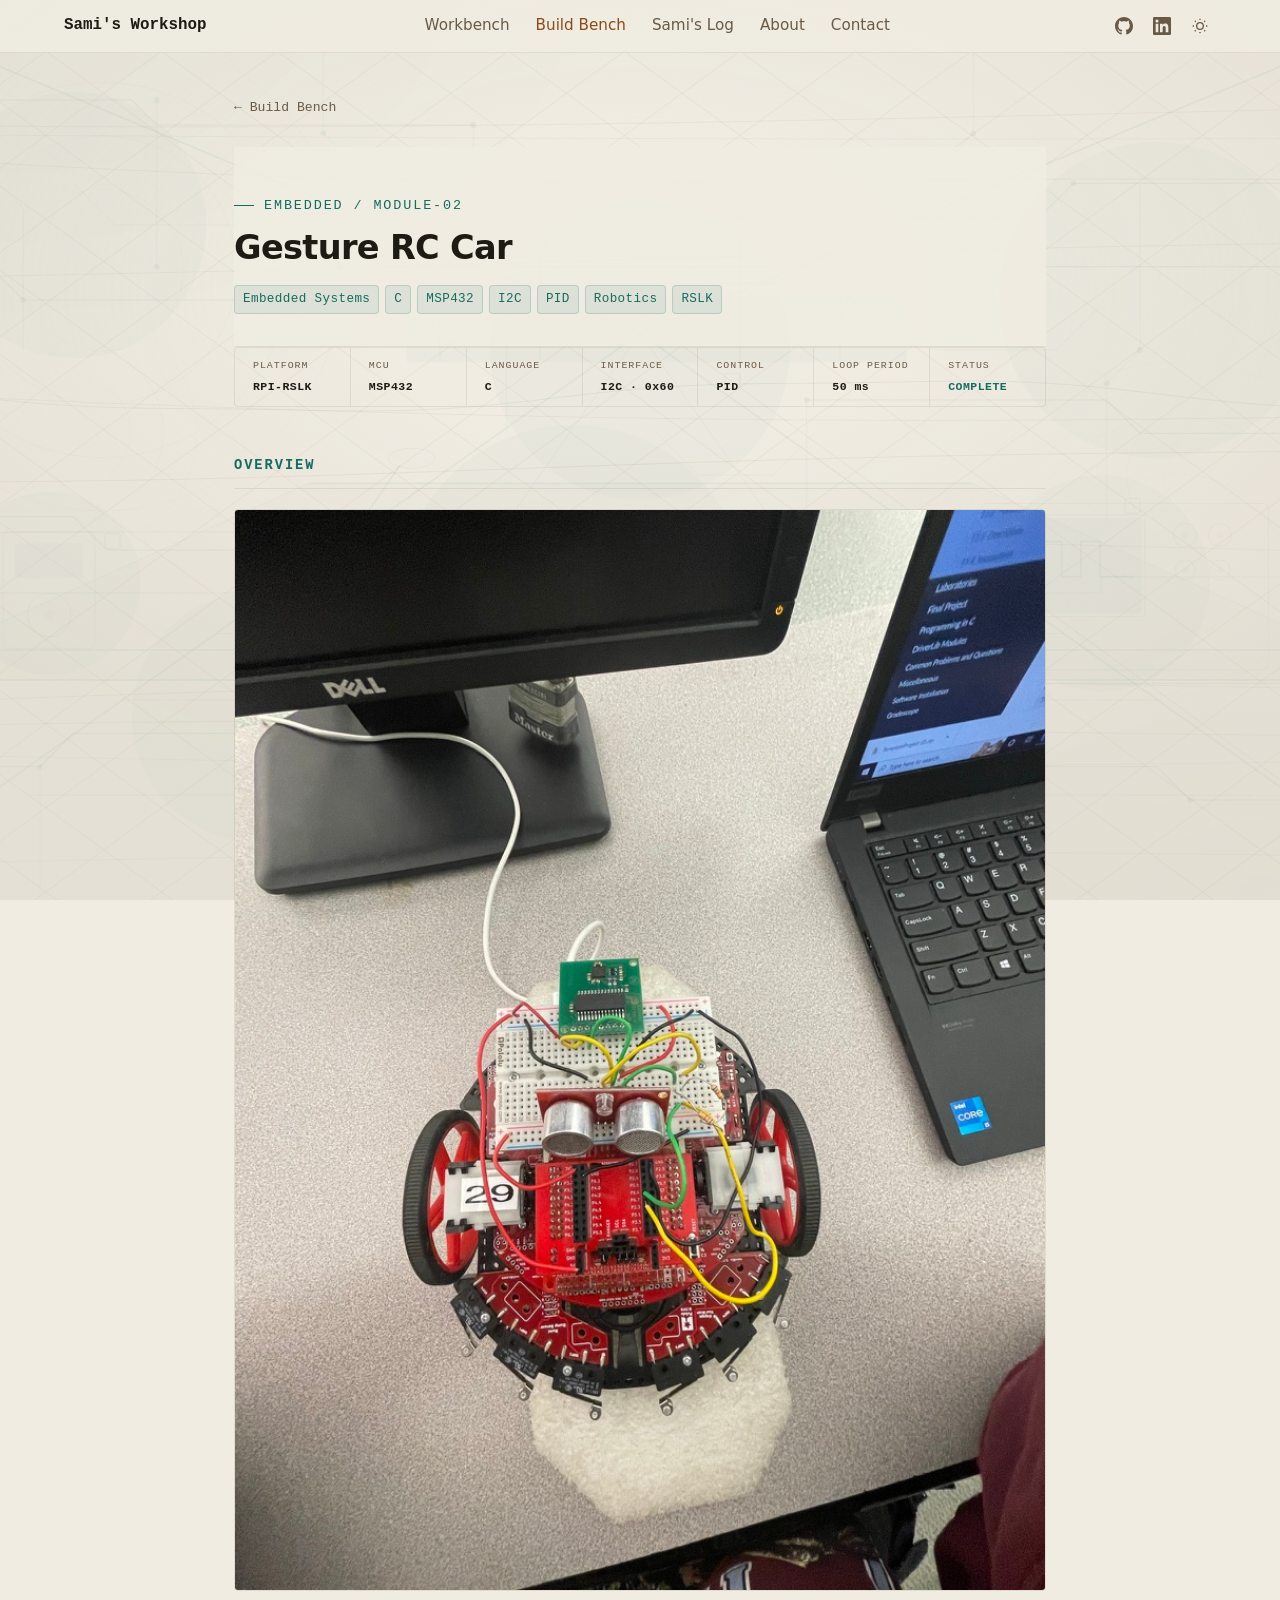
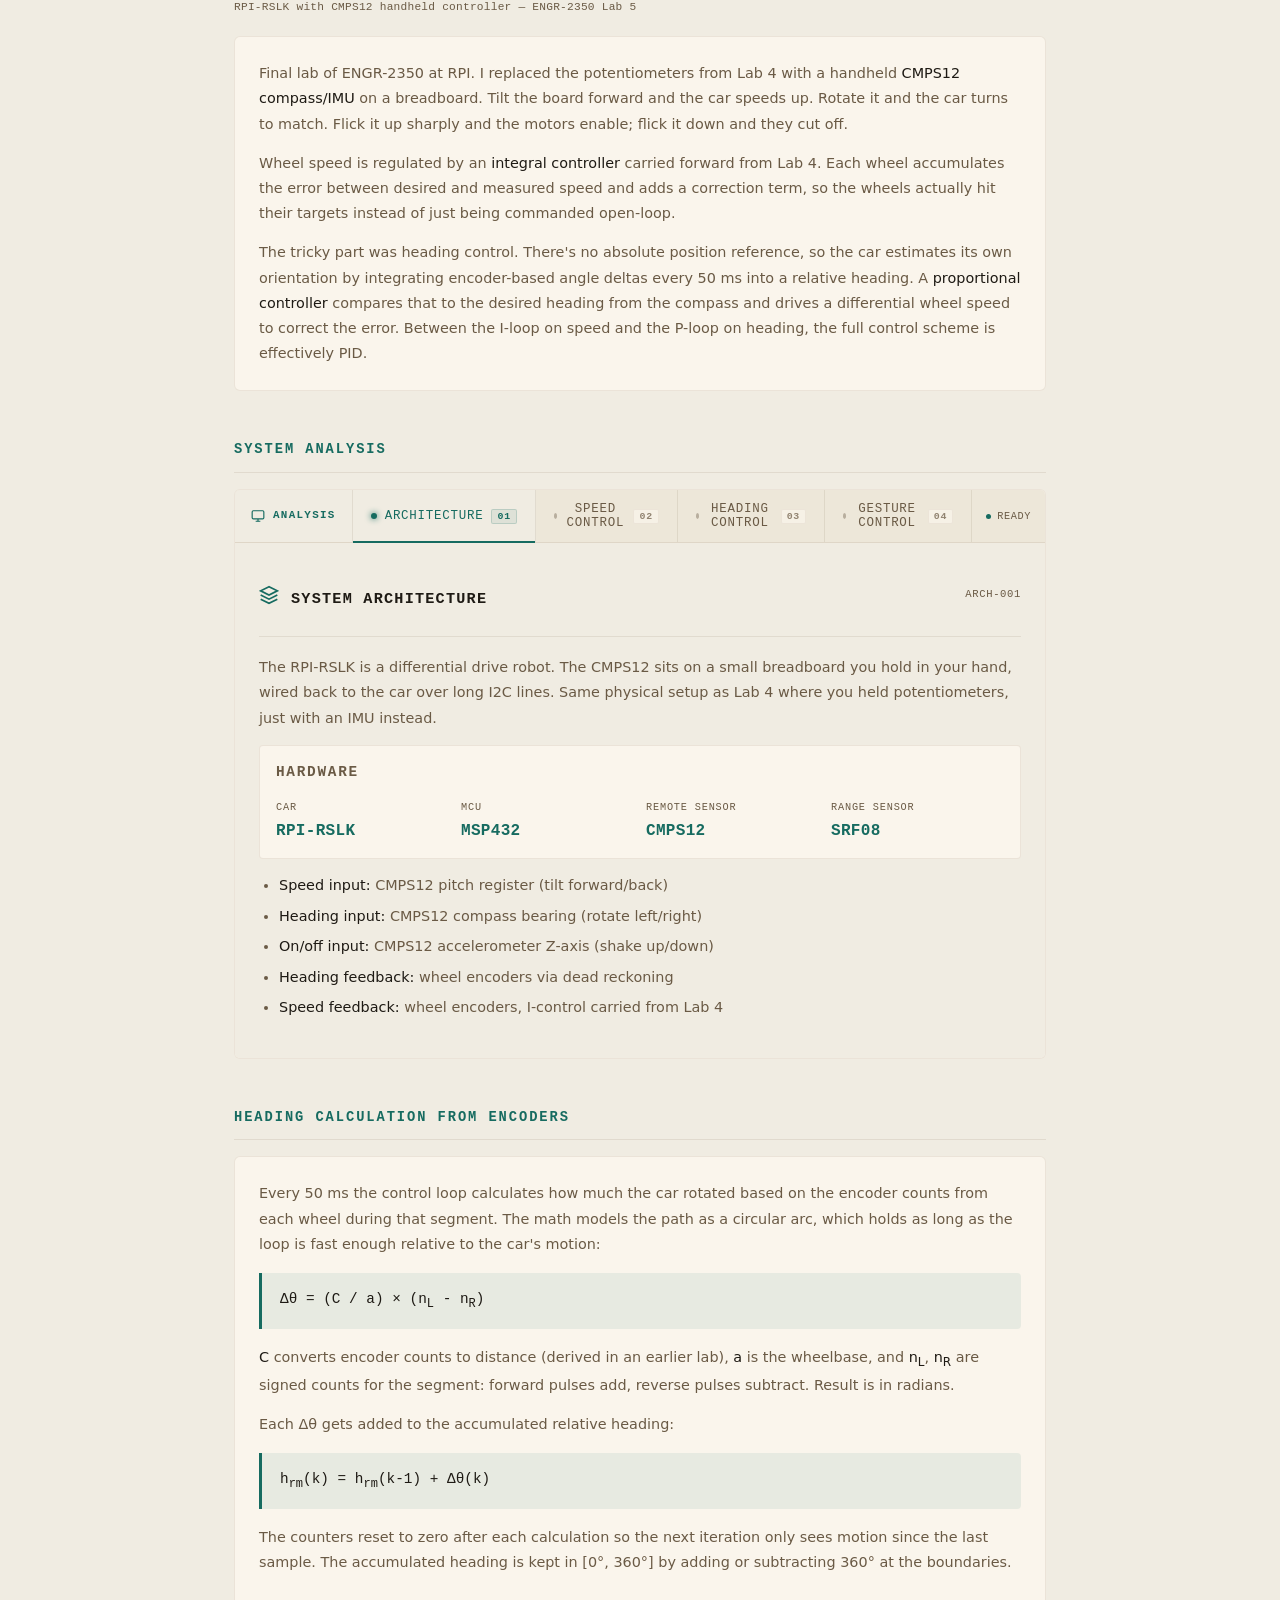
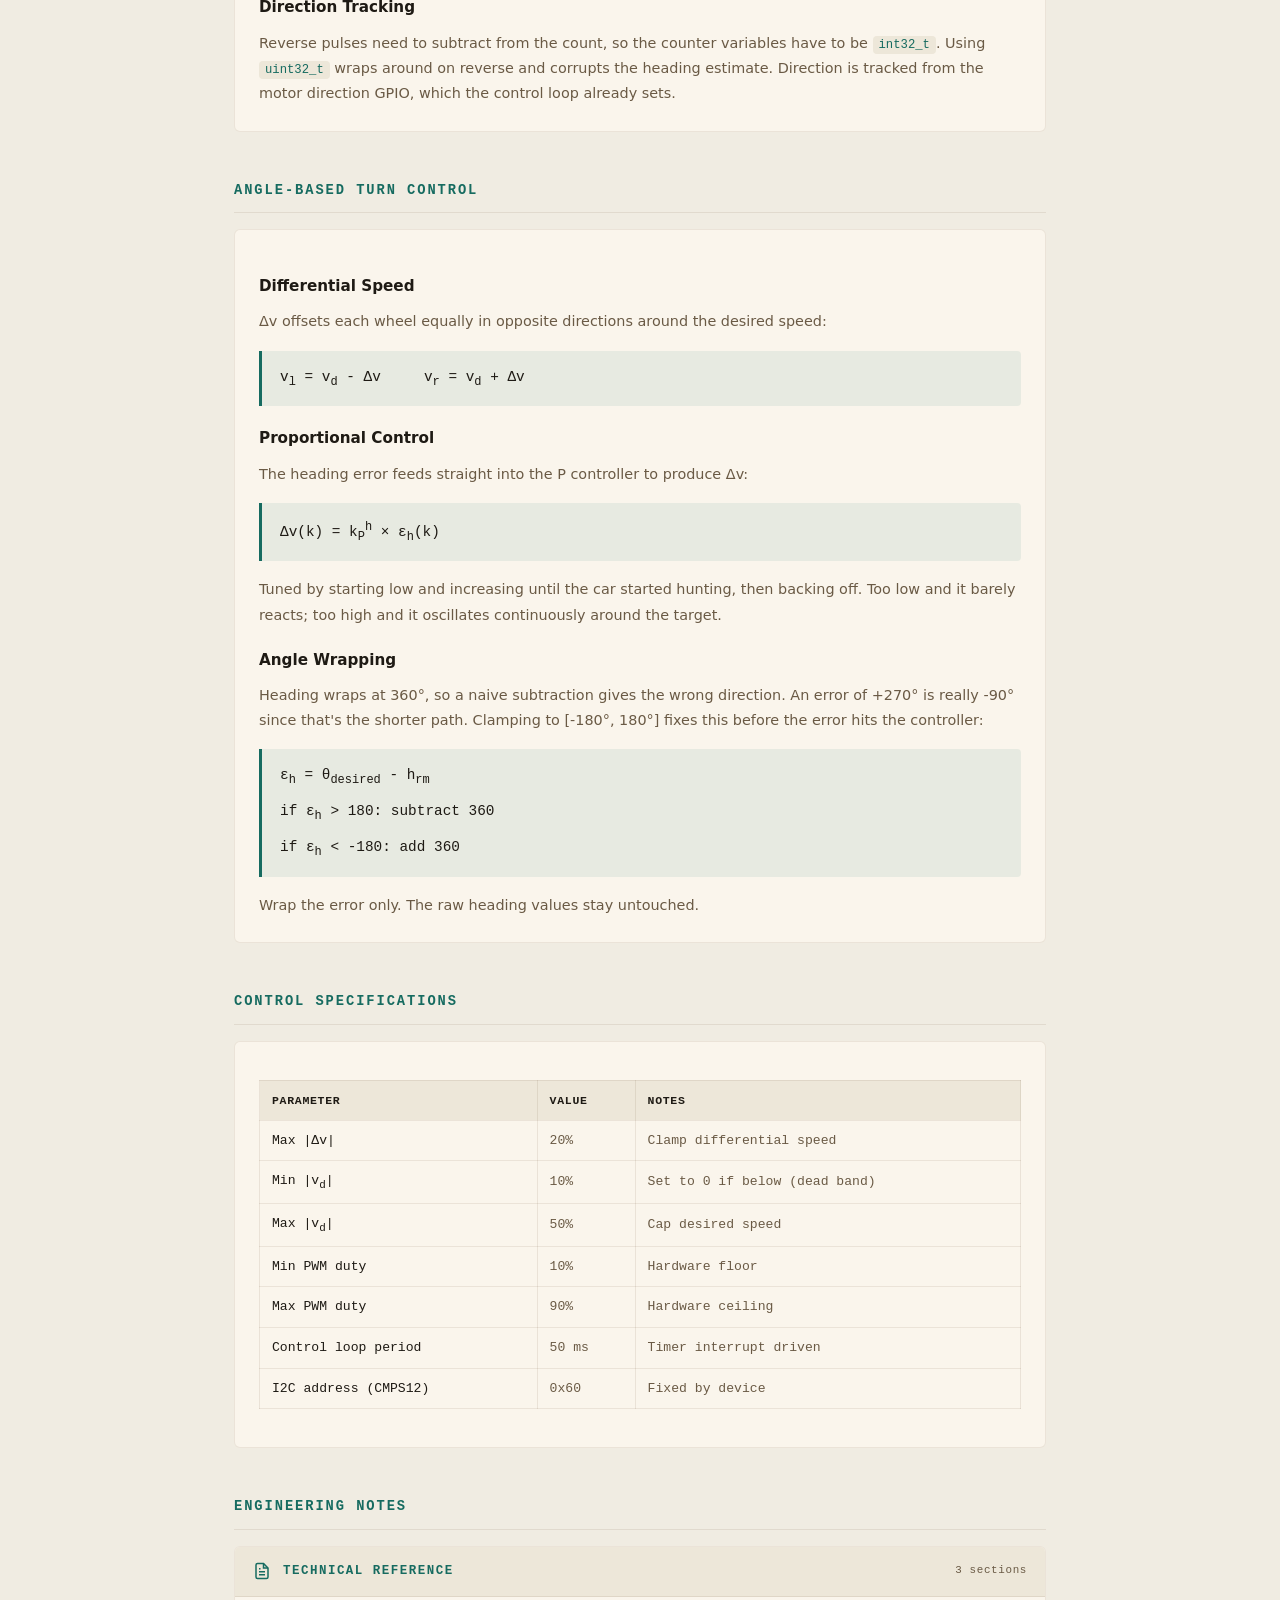
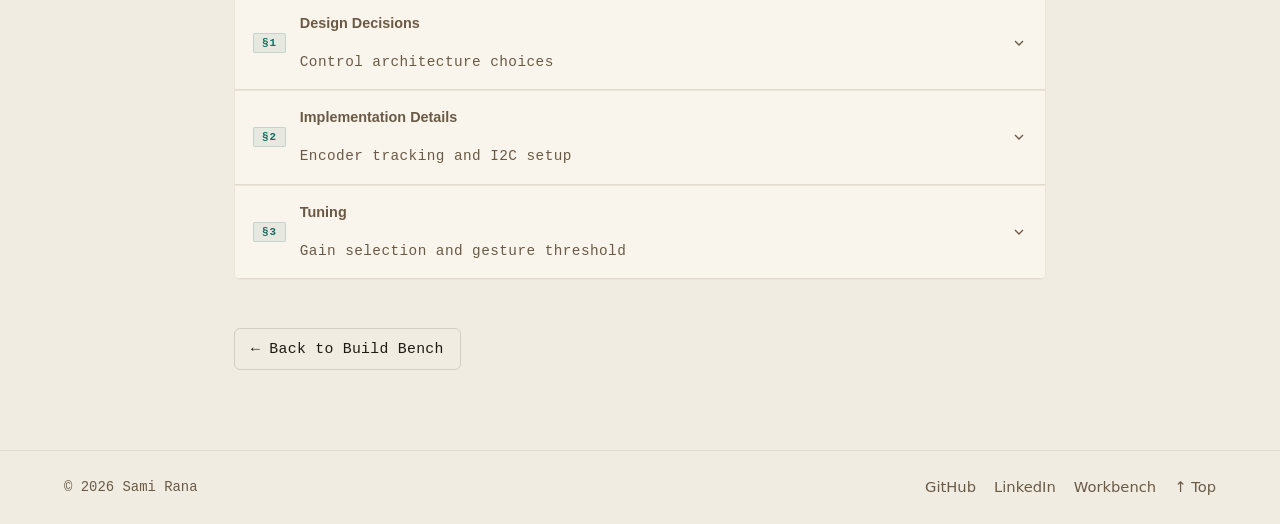
<file: gesture-rc-car.html>
<!doctype html>
<html lang="en">
<head>
  <meta charset="utf-8" />
  <meta name="viewport" content="width=device-width, initial-scale=1" />
  <title>Gesture RC Car - Build Bench - Sami's Workshop</title>
  <meta name="description" content="Gesture-controlled differential-drive robot using a handheld CMPS12 IMU, I2C, encoder dead reckoning, and proportional heading control on the RPI-RSLK platform." />
  <meta name="color-scheme" content="light dark" />
  <link rel="icon" href="data:image/svg+xml,<svg xmlns='http://www.w3.org/2000/svg' viewBox='0 0 100 100'><rect width='100' height='100' fill='%230c0f14'/><text x='50' y='66' font-size='48' text-anchor='middle' fill='%232ea89a' font-family='monospace' font-weight='700'>SR</text></svg>">
  <link rel="stylesheet" href="workshop.css" />
  <link rel="stylesheet" href="workshop-anim.css" />
  <style>
    /* ── Project detail - page-specific styles ── */

    .doc-container { max-width: 860px; }

    .module-header { padding: 48px 0 32px; }
    .module-kicker {
      font-family: var(--mono);
      font-size: 0.84rem;
      color: var(--turquoise);
      letter-spacing: 0.14em;
      text-transform: uppercase;
      margin: 0 0 10px;
      display: flex;
      align-items: center;
      gap: 10px;
    }
    .module-kicker::before { content: ''; width: 20px; height: 1px; background: var(--turquoise); }
    .module-header h1 {
      font-size: clamp(1.5rem, 3vw, 2.1rem);
      font-weight: 700;
      margin: 0 0 16px;
      letter-spacing: -0.02em;
      color: var(--text);
      line-height: 1.25;
    }

    .back-link {
      display: inline-flex;
      align-items: center;
      gap: 6px;
      color: var(--text-dim);
      text-decoration: none;
      font-size: 0.82rem;
      font-family: var(--mono);
      margin-bottom: 28px;
      transition: color 0.15s;
    }
    .back-link:hover { color: var(--turquoise); }

    .doc-section { margin: 48px 0; }
    .doc-section h2 {
      font-family: var(--mono);
      font-size: 0.86rem;
      color: var(--turquoise);
      letter-spacing: 0.14em;
      text-transform: uppercase;
      margin: 0 0 16px;
      padding-bottom: 10px;
      border-bottom: 1px solid var(--border);
    }

    .spec-strip {
      display: flex;
      flex-wrap: wrap;
      gap: 0;
      border: 1px solid var(--border);
      border-radius: var(--r-sm);
      overflow: hidden;
      margin-bottom: 32px;
      font-family: var(--mono);
      font-size: 0.72rem;
    }
    .spec-strip-item {
      display: flex;
      flex-direction: column;
      padding: 10px 18px;
      border-right: 1px solid var(--border);
      flex: 1;
      min-width: 100px;
    }
    .spec-strip-item:last-child { border-right: none; }
    .spec-strip-key {
      color: var(--text-dim);
      letter-spacing: 0.10em;
      text-transform: uppercase;
      font-size: 0.62rem;
      margin-bottom: 3px;
    }
    .spec-strip-val {
      color: var(--text);
      font-weight: 600;
      letter-spacing: 0.04em;
    }
    .spec-strip-val.complete { color: var(--turquoise); }

    .doc-section h3 {
      font-size: 0.95rem;
      font-weight: 600;
      color: var(--text);
      margin: 20px 0 10px;
    }
    .doc-section p {
      color: var(--text-dim);
      font-size: 0.9rem;
      line-height: 1.75;
      margin: 0 0 14px;
    }
    .doc-section p:last-child { margin-bottom: 0; }
    .doc-section strong { color: var(--text); font-weight: 500; }
    .doc-section ul, .doc-section ol {
      color: var(--text-dim);
      font-size: 0.9rem;
      padding-left: 20px;
      margin: 0 0 14px;
      line-height: 1.7;
    }
    .doc-section li { margin-bottom: 6px; }

    .callout {
      background: var(--turquoise-dim);
      border-left: 3px solid var(--turquoise);
      padding: 14px 18px;
      border-radius: 0 var(--r-sm) var(--r-sm) 0;
      margin: 16px 0;
    }
    .callout p {
      margin: 0;
      color: var(--text);
      font-family: var(--mono);
      font-size: 0.9rem;
    }
    .callout p + p { margin-top: 8px; }

    figure { margin: 20px 0; }
    figure img {
      width: 100%;
      border-radius: var(--r-sm);
      border: 1px solid var(--border);
      display: block;
    }
    figcaption {
      font-family: var(--mono);
      font-size: 0.7rem;
      color: var(--text-dim);
      margin-top: 7px;
      letter-spacing: 0.02em;
    }

    .fig-grid-2 {
      display: grid;
      grid-template-columns: 1fr 1fr;
      gap: 16px;
    }
    @media (max-width: 580px) { .fig-grid-2 { grid-template-columns: 1fr; } }

    .grid-2 {
      display: grid;
      grid-template-columns: 1fr 1fr;
      gap: 16px;
    }
    @media (max-width: 580px) { .grid-2 { grid-template-columns: 1fr; } }

    table { width: 100%; border-collapse: collapse; font-size: 0.85rem; margin: 14px 0; }
    th {
      background: var(--surface-2);
      color: var(--text);
      font-family: var(--mono);
      font-size: 0.72rem;
      letter-spacing: 0.06em;
      text-transform: uppercase;
      padding: 10px 12px;
      text-align: left;
      border: 1px solid var(--border);
    }
    td {
      color: var(--text-dim);
      padding: 9px 12px;
      border: 1px solid var(--border);
      font-family: var(--mono);
      font-size: 0.82rem;
    }
    td:first-child { color: var(--text); }

    code {
      font-family: var(--mono);
      background: var(--surface-2);
      padding: 2px 6px;
      border-radius: var(--r-sm);
      font-size: 0.85em;
      color: var(--turquoise);
    }
  </style>

  <script>
    (function(){
      var p = localStorage.getItem('theme');
      if (p) { document.documentElement.classList.toggle('light', p === 'light'); }
      else if (window.matchMedia('(prefers-color-scheme: light)').matches) {
        document.documentElement.classList.add('light');
      }
    })();
    function toggleTheme() {
      var isLight = document.documentElement.classList.toggle('light');
      localStorage.setItem('theme', isLight ? 'light' : 'dark');
    }
  </script>
</head>

<body class="zone-bench">
  <a class="skip-link" href="#main">Skip to content</a>

  <!-- Background Layer 1: Circuit Traces -->
  <div class="bg-layer bg-circuit" aria-hidden="true">
    <svg viewBox="0 0 1920 1080" preserveAspectRatio="xMidYMid slice">
      <path class="trace-thick" d="M0,120 H350 L380,150 H760"/>
      <path class="trace-thick" d="M0,320 H180 L220,360 H560 L600,320 H1920"/>
      <path class="trace-thick" d="M0,620 H280 L320,660 H680"/>
      <path class="trace-thick" d="M1920,220 H1480 L1440,260 H1080"/>
      <path class="trace-thick" d="M1920,520 H1560 L1520,480 H1160"/>
      <path class="trace-thick" d="M1920,820 H1360 L1320,860 H880"/>
      <path class="trace" d="M180,0 V210 L220,250 V420"/>
      <path class="trace" d="M380,120 V320"/>
      <path class="trace" d="M580,0 V160 L620,200 V360"/>
      <path class="trace" d="M760,150 V300 L800,340 V520"/>
      <path class="trace" d="M1160,480 V620 L1120,660 V820"/>
      <path class="trace" d="M1360,0 V160 L1320,200 V370"/>
      <path class="trace" d="M1560,220 V420 L1520,460 V620"/>
      <path class="trace" d="M1080,260 V470"/>
      <path class="trace" d="M280,220 L330,270 H480 L530,220"/>
      <path class="trace" d="M680,360 L730,410 H880 L930,360"/>
      <path class="trace" d="M980,520 L1030,570 H1120 L1170,520"/>
      <path class="trace" d="M1260,370 L1310,420 H1460 L1510,370"/>
      <path class="trace-thick" d="M0,920 H240 L280,880 H520 L560,920 H820"/>
      <path class="trace" d="M240,920 V1080"/>
      <path class="trace" d="M520,880 V720 L560,680 H720"/>
      <path class="trace" d="M820,920 L860,880 V760"/>
      <path class="trace-thick" d="M1920,960 H1620 L1580,920 H1320 L1280,960 H1060"/>
      <path class="trace" d="M1320,920 V800 L1280,760 H1120"/>
      <circle class="via" cx="180" cy="210" r="3.5"/>
      <circle class="via" cx="380" cy="120" r="3.5"/>
      <circle class="via" cx="380" cy="320" r="3.5"/>
      <circle class="via" cx="580" cy="160" r="3.5"/>
      <circle class="via" cx="760" cy="150" r="3.5"/>
      <circle class="via" cx="760" cy="300" r="3.5"/>
      <circle class="via" cx="220" cy="360" r="3.5"/>
      <circle class="via" cx="600" cy="320" r="3.5"/>
      <circle class="via" cx="1080" cy="260" r="3.5"/>
      <circle class="via" cx="1160" cy="480" r="3.5"/>
      <circle class="via" cx="1160" cy="620" r="3.5"/>
      <circle class="via" cx="1360" cy="160" r="3.5"/>
      <circle class="via" cx="1480" cy="220" r="3.5"/>
      <circle class="via" cx="1560" cy="420" r="3.5"/>
      <circle class="via" cx="1520" cy="460" r="3.5"/>
      <circle class="via" cx="1320" cy="860" r="3.5"/>
      <circle class="via" cx="240"  cy="920" r="3.5"/>
      <circle class="via" cx="520"  cy="880" r="3.5"/>
      <circle class="via" cx="820"  cy="920" r="3.5"/>
      <circle class="via" cx="1320" cy="920" r="3.5"/>
      <circle class="via" cx="1620" cy="960" r="3.5"/>
      <rect class="pad" x="163" y="395" width="18" height="18" rx="2"/>
      <rect class="pad" x="603" y="182" width="18" height="18" rx="2"/>
      <rect class="pad" x="802" y="318" width="18" height="18" rx="2"/>
      <rect class="pad" x="1062" y="448" width="18" height="18" rx="2"/>
      <rect class="pad" x="1342" y="182" width="18" height="18" rx="2"/>
      <rect class="pad" x="1542" y="598" width="18" height="18" rx="2"/>
      <rect class="pad" x="318"  y="640" width="18" height="18" rx="2"/>
      <rect class="pad" x="708"  y="658" width="18" height="18" rx="2"/>
      <rect class="pad" x="1102" y="798" width="18" height="18" rx="2"/>
      <rect class="pad" x="848"  y="748" width="18" height="18" rx="2"/>
      <circle class="glow-orb" cx="280"  cy="270"  r="160"/>
      <circle class="glow-orb" cx="1580" cy="360"  r="190"/>
      <circle class="glow-orb" cx="880"  cy="720"  r="210"/>
      <circle class="glow-orb" cx="1180" cy="920"  r="170"/>
      <circle class="glow-orb" cx="500"  cy="860"  r="150"/>
    </svg>
  </div>

  <!-- Background Layer 2: Girih Geometry (canvas) -->
  <canvas class="bg-layer bg-geo" id="geo-canvas" aria-hidden="true"></canvas>

  <!-- Background Layer 3: Signal Waves (canvas) -->
  <canvas class="bg-layer bg-waves" id="wave-canvas" aria-hidden="true"></canvas>

  <!-- Background Layer 4: Physical Scene - Workbench -->
  <div class="bg-layer bg-scene" aria-hidden="true">
    <svg viewBox="0 0 1920 1080" preserveAspectRatio="xMidYMid slice">
      <line class="s-thick" x1="0"    y1="0"    x2="960" y2="400"/>
      <line class="s-thick" x1="1920" y1="0"    x2="960" y2="400"/>
      <line class="s-thick" x1="0"    y1="1080" x2="960" y2="400"/>
      <line class="s-thick" x1="1920" y1="1080" x2="960" y2="400"/>
      <line class="s-line"  x1="480"  y1="1080" x2="960" y2="400"/>
      <line class="s-line"  x1="1440" y1="1080" x2="960" y2="400"/>
      <line class="s-line"  x1="226"  y1="954"  x2="1694" y2="954"/>
      <line class="s-line"  x1="338"  y1="840"  x2="1582" y2="840"/>
      <line class="s-line"  x1="451"  y1="760"  x2="1469" y2="760"/>
      <rect class="s-fill" x="680" y="355" width="600" height="80" rx="0"/>
      <line class="s-thick" x1="680"  y1="340" x2="1240" y2="340"/>
      <line class="s-line"  x1="680"  y1="308" x2="1240" y2="308"/>
      <line class="s-line"  x1="720"  y1="308" x2="720"  y2="435"/>
      <line class="s-line"  x1="840"  y1="308" x2="840"  y2="435"/>
      <line class="s-line"  x1="1080" y1="308" x2="1080" y2="435"/>
      <line class="s-line"  x1="1200" y1="308" x2="1200" y2="435"/>
      <circle class="s-line" cx="748" cy="284" r="18"/><circle class="s-line" cx="748" cy="284" r="10"/><circle class="s-line" cx="748" cy="284" r="3"/>
      <circle class="s-line" cx="790" cy="286" r="16"/><circle class="s-line" cx="790" cy="286" r="9"/> <circle class="s-line" cx="790" cy="286" r="3"/>
      <circle class="s-line" cx="830" cy="285" r="17"/><circle class="s-line" cx="830" cy="285" r="10"/><circle class="s-line" cx="830" cy="285" r="3"/>
      <g opacity="0.45">
        <polygon class="s-fill" points="120,780 1800,780 1358,580 562,580"/>
        <rect class="s-fill" x="120" y="780" width="1680" height="36"/>
      </g>
      <line class="s-thick" x1="120"  y1="780" x2="1800" y2="780"/>
      <line class="s-thick" x1="562"  y1="580" x2="1358" y2="580"/>
      <line class="s-line"  x1="120"  y1="780" x2="562"  y2="580"/>
      <line class="s-line"  x1="1800" y1="780" x2="1358" y2="580"/>
      <line class="s-thick" x1="120"  y1="816" x2="1800" y2="816"/>
      <rect class="s-thick" x="146"  y="816" width="22"  height="264"/>
      <rect class="s-line"  x="134"  y="1062" width="46" height="14" rx="2"/>
      <rect class="s-thick" x="1752" y="816" width="22"  height="264"/>
      <rect class="s-line"  x="1740" y="1062" width="46" height="14" rx="2"/>
      <rect class="s-line" x="196" y="638" width="110" height="140" rx="5"/>
      <rect class="s-fill" x="210" y="652" width="82"  height="42"  rx="2"/>
      <circle class="s-line" cx="251" cy="738" r="26"/>
      <circle class="s-fill" cx="251" cy="738" r="7"/>
      <rect class="s-fill"  x="568" y="770" width="24" height="14" rx="3"/>
      <line class="s-thick" x1="580" y1="780" x2="580" y2="700"/>
      <line class="s-thick" x1="580" y1="700" x2="634" y2="614"/>
      <line class="s-thick" x1="634" y1="614" x2="672" y2="558"/>
      <ellipse class="s-line" cx="686" cy="550" rx="28" ry="12"/>
      <rect class="s-line" x="1370" y="604" width="344" height="200" rx="7"/>
      <rect class="s-line" x="1384" y="618" width="182" height="122" rx="3"/>
      <rect class="s-fill" x="1388" y="622" width="174" height="114" rx="2"/>
      <polyline class="s-thick" points="1398,692 1398,650 1420,650 1420,692 1443,692 1443,650 1466,650 1466,692 1489,692 1489,650 1512,650 1512,692 1554,692"/>
      <circle class="s-line" cx="1614" cy="642" r="14"/><circle class="s-fill" cx="1614" cy="642" r="4"/>
      <circle class="s-line" cx="1656" cy="642" r="14"/><circle class="s-fill" cx="1656" cy="642" r="4"/>
      <circle class="s-line" cx="1614" cy="684" r="12"/><circle class="s-fill" cx="1614" cy="684" r="4"/>
      <circle class="s-line" cx="1656" cy="684" r="12"/><circle class="s-fill" cx="1656" cy="684" r="4"/>
      <circle class="s-glow" cx="251"  cy="700" r="110"/>
      <circle class="s-glow" cx="960"  cy="420" r="180"/>
      <circle class="s-glow" cx="1514" cy="700" r="130"/>
    </svg>
  </div>

  <!-- Header -->
  <header>
    <div class="container nav">
      <a class="brand" href="porfolio.html" aria-label="Sami's Workshop - home">
        <span class="brand-text">
          <span class="brand-name">Sami's Workshop</span>
        </span>
      </a>
      <nav class="nav-links" aria-label="Primary navigation">
        <a href="porfolio.html">Workbench</a>
        <a href="porfolio.html#projects" class="active">Build Bench</a>
        <a href="blog.html">Sami's Log</a>
        <a href="porfolio.html#about">About</a>
        <a href="porfolio.html#contact">Contact</a>
      </nav>
      <div class="nav-right">
        <a href="https://github.com/samisrana" target="_blank" rel="noopener"
           aria-label="GitHub" class="icon-btn">
          <svg width="18" height="18" viewBox="0 0 24 24" fill="currentColor">
            <path d="M12 0C5.37 0 0 5.37 0 12c0 5.31 3.435 9.795 8.205 11.385.6.105.825-.255.825-.57 0-.285-.015-1.23-.015-2.235-3.015.555-3.795-.735-4.035-1.41-.135-.345-.72-1.41-1.23-1.695-.42-.225-1.02-.78-.015-.795.945-.015 1.62.87 1.845 1.23 1.08 1.815 2.805 1.305 3.495.99.105-.78.42-1.305.765-1.605-2.67-.3-5.46-1.335-5.46-5.925 0-1.305.465-2.385 1.23-3.225-.12-.3-.54-1.53.12-3.18 0 0 1.005-.315 3.3 1.23.96-.27 1.98-.405 3-.405s2.04.135 3 .405c2.295-1.56 3.3-1.23 3.3-1.23.66 1.65.24 2.88.12 3.18.765.84 1.23 1.905 1.23 3.225 0 4.605-2.805 5.625-5.475 5.925.435.375.81 1.095.81 2.22 0 1.605-.015 2.895-.015 3.3 0 .315.225.69.825.57A12.02 12.02 0 0024 12c0-6.63-5.37-12-12-12z"/>
          </svg>
        </a>
        <a href="https://www.linkedin.com/in/sami-rana-aa722a210/" target="_blank" rel="noopener"
           aria-label="LinkedIn" class="icon-btn">
          <svg width="18" height="18" viewBox="0 0 24 24" fill="currentColor">
            <path d="M20.447 20.452h-3.554v-5.569c0-1.328-.027-3.037-1.852-3.037-1.853 0-2.136 1.445-2.136 2.939v5.667H9.351V9h3.414v1.561h.046c.477-.9 1.637-1.85 3.37-1.85 3.601 0 4.267 2.37 4.267 5.455v6.286zM5.337 7.433a2.062 2.062 0 01-2.063-2.065 2.064 2.064 0 112.063 2.065zm1.782 13.019H3.555V9h3.564v11.452zM22.225 0H1.771C.792 0 0 .774 0 1.729v20.542C0 23.227.792 24 1.771 24h20.451C23.2 24 24 23.227 24 22.271V1.729C24 .774 23.2 0 22.222 0h.003z"/>
          </svg>
        </a>
        <button class="icon-btn" onclick="toggleTheme()" aria-label="Toggle light/dark">
          <svg width="16" height="16" viewBox="0 0 24 24" fill="none" stroke="currentColor" stroke-width="2">
            <circle cx="12" cy="12" r="5"/>
            <path d="M12 1v2M12 21v2M4.22 4.22l1.42 1.42M18.36 18.36l1.42 1.42M1 12h2M21 12h2M4.22 19.78l1.42-1.42M18.36 5.64l1.42-1.42"/>
          </svg>
        </button>
      </div>
    </div>
  </header>

  <main id="main">
    <div class="container doc-container">

      <div style="padding-top: 40px;">
        <a href="porfolio.html#projects" class="back-link">← Build Bench</a>
      </div>

      <header class="module-header">
        <p class="module-kicker">EMBEDDED / MODULE-02</p>
        <h1>Gesture RC Car</h1>
        <div class="tags">
          <span class="tag">Embedded Systems</span>
          <span class="tag">C</span>
          <span class="tag">MSP432</span>
          <span class="tag">I2C</span>
          <span class="tag">PID</span>
          <span class="tag">Robotics</span>
          <span class="tag">RSLK</span>
        </div>
      </header>

      <div class="spec-strip">
        <div class="spec-strip-item">
          <span class="spec-strip-key">Platform</span>
          <span class="spec-strip-val">RPI-RSLK</span>
        </div>
        <div class="spec-strip-item">
          <span class="spec-strip-key">MCU</span>
          <span class="spec-strip-val">MSP432</span>
        </div>
        <div class="spec-strip-item">
          <span class="spec-strip-key">Language</span>
          <span class="spec-strip-val">C</span>
        </div>
        <div class="spec-strip-item">
          <span class="spec-strip-key">Interface</span>
          <span class="spec-strip-val">I2C · 0x60</span>
        </div>
        <div class="spec-strip-item">
          <span class="spec-strip-key">Control</span>
          <span class="spec-strip-val">PID</span>
        </div>
        <div class="spec-strip-item">
          <span class="spec-strip-key">Loop Period</span>
          <span class="spec-strip-val">50 ms</span>
        </div>
        <div class="spec-strip-item">
          <span class="spec-strip-key">Status</span>
          <span class="spec-strip-val complete">COMPLETE</span>
        </div>
      </div>

      <!-- Overview -->
      <section class="doc-section">
        <h2>Overview</h2>
        <figure>
          <img src="images/EmCar.jpeg" alt="Gesture RC Car on the RPI-RSLK platform" />
          <figcaption>RPI-RSLK with CMPS12 handheld controller — ENGR-2350 Lab 5</figcaption>
        </figure>
        <div class="card card-pad">
          <p>Final lab of ENGR-2350 at RPI. I replaced the potentiometers from Lab 4 with a handheld <strong>CMPS12 compass/IMU</strong> on a breadboard. Tilt the board forward and the car speeds up. Rotate it and the car turns to match. Flick it up sharply and the motors enable; flick it down and they cut off.</p>
          <p>Wheel speed is regulated by an <strong>integral controller</strong> carried forward from Lab 4. Each wheel accumulates the error between desired and measured speed and adds a correction term, so the wheels actually hit their targets instead of just being commanded open-loop.</p>
          <p>The tricky part was heading control. There's no absolute position reference, so the car estimates its own orientation by integrating encoder-based angle deltas every 50 ms into a relative heading. A <strong>proportional controller</strong> compares that to the desired heading from the compass and drives a differential wheel speed to correct the error. Between the I-loop on speed and the P-loop on heading, the full control scheme is effectively PID.</p>
        </div>
      </section>

      <!-- System Analysis Tabs -->
      <section class="doc-section">
        <h2>System Analysis</h2>

        <div class="sys-tabs">
          <div class="sys-tabs-bar" role="tablist" aria-label="Project analysis sections">
            <div class="sys-tabs-label">
              <svg class="sys-icon" viewBox="0 0 24 24" fill="none" stroke="currentColor" stroke-width="2">
                <rect x="2" y="3" width="20" height="14" rx="2" ry="2"/>
                <line x1="8" y1="21" x2="16" y2="21"/>
                <line x1="12" y1="17" x2="12" y2="21"/>
              </svg>
              <span>Analysis</span>
            </div>

            <button class="sys-tab" role="tab" aria-selected="true" aria-controls="panel-arch" id="tab-arch" tabindex="0">
              Architecture
              <span class="tab-num">01</span>
            </button>
            <button class="sys-tab" role="tab" aria-selected="false" aria-controls="panel-speed" id="tab-speed" tabindex="-1">
              Speed Control
              <span class="tab-num">02</span>
            </button>
            <button class="sys-tab" role="tab" aria-selected="false" aria-controls="panel-heading" id="tab-heading" tabindex="-1">
              Heading Control
              <span class="tab-num">03</span>
            </button>
            <button class="sys-tab" role="tab" aria-selected="false" aria-controls="panel-gesture" id="tab-gesture" tabindex="-1">
              Gesture Control
              <span class="tab-num">04</span>
            </button>

            <div class="sys-tabs-status">
              <span class="status-led"></span>
              READY
            </div>
          </div>

          <div class="sys-tabs-panels">
            <!-- Architecture Panel -->
            <div class="sys-tab-panel" role="tabpanel" id="panel-arch" aria-labelledby="tab-arch" data-active="true">
              <div class="panel-header">
                <svg class="panel-icon" viewBox="0 0 24 24" fill="none" stroke="currentColor" stroke-width="2">
                  <polygon points="12 2 2 7 12 12 22 7 12 2"/>
                  <polyline points="2 17 12 22 22 17"/>
                  <polyline points="2 12 12 17 22 12"/>
                </svg>
                <h3>System Architecture</h3>
                <span class="panel-id">ARCH-001</span>
              </div>

              <p>The RPI-RSLK is a differential drive robot. The CMPS12 sits on a small breadboard you hold in your hand, wired back to the car over long I2C lines. Same physical setup as Lab 4 where you held potentiometers, just with an IMU instead.</p>

              <div class="data-readout">
                <p class="data-readout-title">Hardware</p>
                <div class="data-readout-grid">
                  <div class="data-readout-item">
                    <span class="label">Car</span>
                    <span class="value">RPI-RSLK</span>
                  </div>
                  <div class="data-readout-item">
                    <span class="label">MCU</span>
                    <span class="value">MSP432</span>
                  </div>
                  <div class="data-readout-item">
                    <span class="label">Remote Sensor</span>
                    <span class="value">CMPS12</span>
                  </div>
                  <div class="data-readout-item">
                    <span class="label">Range Sensor</span>
                    <span class="value">SRF08</span>
                  </div>
                </div>
              </div>

              <ul>
                <li><strong>Speed input:</strong> CMPS12 pitch register (tilt forward/back)</li>
                <li><strong>Heading input:</strong> CMPS12 compass bearing (rotate left/right)</li>
                <li><strong>On/off input:</strong> CMPS12 accelerometer Z-axis (shake up/down)</li>
                <li><strong>Heading feedback:</strong> wheel encoders via dead reckoning</li>
                <li><strong>Speed feedback:</strong> wheel encoders, I-control carried from Lab 4</li>
              </ul>
            </div>

            <!-- Speed Control Panel -->
            <div class="sys-tab-panel" role="tabpanel" id="panel-speed" aria-labelledby="tab-speed" data-active="false">
              <div class="panel-header">
                <svg class="panel-icon" viewBox="0 0 24 24" fill="none" stroke="currentColor" stroke-width="2">
                  <polyline points="22 12 18 12 15 21 9 3 6 12 2 12"/>
                </svg>
                <h3>Speed Control</h3>
                <span class="panel-id">SPD-001</span>
              </div>

              <p>Pitch angle maps to desired speed. The conversion factor determines how sensitive it is to tilt. Below 10% the car stops, above 50% it caps.</p>

              <p>Wheel speed is regulated by the integral controller carried forward from Lab 4. Each wheel runs an independent I-loop: the desired speed sets the feedforward term, and the accumulated error between desired and measured speed drives a correction. The discrete update is:</p>

              <div class="callout">
                <p>v<sub>c</sub>(k) = v<sub>d</sub>(k) + k<sub>I</sub> × Σ ( v<sub>d</sub>(n) − v<sub>m</sub>(n) )</p>
              </div>

              <p><strong>v<sub>d</sub>(k)</strong> is the desired speed this tick, <strong>v<sub>m</sub>(n)</strong> is the measured wheel speed, and the sum accumulates all past errors. In Lab 5 the heading controller sets the per-wheel v<sub>d</sub> values and the I-loop makes each wheel track them.</p>

              <div class="data-readout">
                <p class="data-readout-title">Speed Limits</p>
                <div class="data-readout-grid">
                  <div class="data-readout-item">
                    <span class="label">Min |Speed|</span>
                    <span class="value">10<span class="unit">%</span></span>
                  </div>
                  <div class="data-readout-item">
                    <span class="label">Max |Speed|</span>
                    <span class="value">50<span class="unit">%</span></span>
                  </div>
                  <div class="data-readout-item">
                    <span class="label">Min PWM</span>
                    <span class="value">10<span class="unit">%</span></span>
                  </div>
                  <div class="data-readout-item">
                    <span class="label">Max PWM</span>
                    <span class="value">90<span class="unit">%</span></span>
                  </div>
                </div>
              </div>

              <ul>
                <li>If |v<sub>d</sub>| &lt; 10%: set v<sub>d</sub> = 0 (dead band)</li>
                <li>If |v<sub>d</sub>| &gt; 50%: cap at 50%</li>
                <li>Pitch-to-speed mapping determined empirically per group</li>
                <li>Integral controller per wheel: v<sub>c</sub>(k) = v<sub>d</sub>(k) + k<sub>I</sub> × Σ error</li>
                <li>Each wheel runs an independent I-loop; heading controller sets the per-wheel targets</li>
              </ul>
            </div>

            <!-- Heading Control Panel -->
            <div class="sys-tab-panel" role="tabpanel" id="panel-heading" aria-labelledby="tab-heading" data-active="false">
              <div class="panel-header">
                <svg class="panel-icon" viewBox="0 0 24 24" fill="none" stroke="currentColor" stroke-width="2">
                  <circle cx="12" cy="12" r="10"/>
                  <polyline points="12 6 12 12 16 14"/>
                </svg>
                <h3>Heading Control</h3>
                <span class="panel-id">HDG-001</span>
              </div>

              <p>The compass bearing on the handheld board is the setpoint. The car estimates its own heading from encoder counts accumulated every 50 ms. The error between the two drives a differential speed that speeds up one wheel and slows the other until they match.</p>

              <div class="data-readout">
                <p class="data-readout-title">Control Parameters</p>
                <div class="data-readout-grid">
                  <div class="data-readout-item">
                    <span class="label">Controller</span>
                    <span class="value">P-control</span>
                  </div>
                  <div class="data-readout-item">
                    <span class="label">Max |Δv|</span>
                    <span class="value">20<span class="unit">%</span></span>
                  </div>
                  <div class="data-readout-item">
                    <span class="label">Error Range</span>
                    <span class="value">±180<span class="unit">°</span></span>
                  </div>
                  <div class="data-readout-item">
                    <span class="label">Period</span>
                    <span class="value">50<span class="unit">ms</span></span>
                  </div>
                </div>
              </div>

              <ul>
                <li>Heading error wrapped to [-180°, 180°] to handle periodicity</li>
                <li>Δv = k<sub>P</sub><sup>h</sup> × ε<sub>h</sub>, capped at ±20%</li>
                <li>v<sub>l</sub> = v<sub>d</sub> - Δv, v<sub>r</sub> = v<sub>d</sub> + Δv</li>
                <li>Encoder counters reset each loop; only the segment delta feeds Δθ</li>
                <li>Encoder event direction tracked via motor direction GPIO</li>
              </ul>
            </div>

            <!-- Gesture Control Panel -->
            <div class="sys-tab-panel" role="tabpanel" id="panel-gesture" aria-labelledby="tab-gesture" data-active="false">
              <div class="panel-header">
                <svg class="panel-icon" viewBox="0 0 24 24" fill="none" stroke="currentColor" stroke-width="2">
                  <path d="M18 8h1a4 4 0 0 1 0 8h-1"/>
                  <path d="M2 8h16v9a4 4 0 0 1-4 4H6a4 4 0 0 1-4-4V8z"/>
                  <line x1="6" y1="1" x2="6" y2="4"/>
                  <line x1="10" y1="1" x2="10" y2="4"/>
                  <line x1="14" y1="1" x2="14" y2="4"/>
                </svg>
                <h3>Gesture On/Off Control</h3>
                <span class="panel-id">GES-001</span>
              </div>

              <p>Moving the board sharply up or down spikes the Z-axis accelerometer. The threshold was found by printing raw values and physically moving the board to see what the peaks looked like. The car starts disabled; a quick upward flick enables it, a quick downward flick kills it.</p>

              <div class="data-readout">
                <p class="data-readout-title">State Machine</p>
                <div class="data-readout-grid">
                  <div class="data-readout-item">
                    <span class="label">Default State</span>
                    <span class="value">Disabled</span>
                  </div>
                  <div class="data-readout-item">
                    <span class="label">LED: Disabled</span>
                    <span class="value">Red</span>
                  </div>
                  <div class="data-readout-item">
                    <span class="label">LED: Enabled</span>
                    <span class="value">Green</span>
                  </div>
                  <div class="data-readout-item">
                    <span class="label">Transition Delay</span>
                    <span class="value">1<span class="unit">s</span></span>
                  </div>
                </div>
              </div>

              <ul>
                <li>Startup: Disabled state, RGB LED red</li>
                <li>Large upward Z acceleration: LED green, 1 s delay, then Enabled</li>
                <li>Large downward Z acceleration: LED red, 1 s delay, then Disabled</li>
                <li>During 1 s delay: all CMPS12 outputs ignored (masks deceleration artifact)</li>
              </ul>
            </div>
          </div>
        </div>
      </section>

      <!-- Heading Calculation -->
      <section class="doc-section">
        <h2>Heading Calculation from Encoders</h2>
        <div class="card card-pad">
          <p>Every 50 ms the control loop calculates how much the car rotated based on the encoder counts from each wheel during that segment. The math models the path as a circular arc, which holds as long as the loop is fast enough relative to the car's motion:</p>

          <div class="callout">
            <p>Δθ = (C / a) × (n<sub>L</sub> - n<sub>R</sub>)</p>
          </div>

          <p><strong>C</strong> converts encoder counts to distance (derived in an earlier lab), <strong>a</strong> is the wheelbase, and <strong>n<sub>L</sub></strong>, <strong>n<sub>R</sub></strong> are signed counts for the segment: forward pulses add, reverse pulses subtract. Result is in radians.</p>

          <p>Each Δθ gets added to the accumulated relative heading:</p>

          <div class="callout">
            <p>h<sub>rm</sub>(k) = h<sub>rm</sub>(k-1) + Δθ(k)</p>
          </div>

          <p>The counters reset to zero after each calculation so the next iteration only sees motion since the last sample. The accumulated heading is kept in [0°, 360°] by adding or subtracting 360° at the boundaries.</p>

          <h3>Direction Tracking</h3>
          <p>Reverse pulses need to subtract from the count, so the counter variables have to be <code>int32_t</code>. Using <code>uint32_t</code> wraps around on reverse and corrupts the heading estimate. Direction is tracked from the motor direction GPIO, which the control loop already sets.</p>
        </div>
      </section>

      <!-- Turn Control -->
      <section class="doc-section">
        <h2>Angle-Based Turn Control</h2>
        <div class="card card-pad">
          <h3>Differential Speed</h3>
          <p>Δv offsets each wheel equally in opposite directions around the desired speed:</p>
          <div class="callout">
            <p>v<sub>l</sub> = v<sub>d</sub> - Δv &nbsp;&nbsp;&nbsp; v<sub>r</sub> = v<sub>d</sub> + Δv</p>
          </div>

          <h3>Proportional Control</h3>
          <p>The heading error feeds straight into the P controller to produce Δv:</p>
          <div class="callout">
            <p>Δv(k) = k<sub>P</sub><sup>h</sup> × ε<sub>h</sub>(k)</p>
          </div>
          <p>Tuned by starting low and increasing until the car started hunting, then backing off. Too low and it barely reacts; too high and it oscillates continuously around the target.</p>

          <h3>Angle Wrapping</h3>
          <p>Heading wraps at 360°, so a naive subtraction gives the wrong direction. An error of +270° is really -90° since that's the shorter path. Clamping to [-180°, 180°] fixes this before the error hits the controller:</p>
          <div class="callout">
            <p>ε<sub>h</sub> = θ<sub>desired</sub> - h<sub>rm</sub></p>
            <p>if ε<sub>h</sub> &gt; 180: subtract 360</p>
            <p>if ε<sub>h</sub> &lt; -180: add 360</p>
          </div>
          <p>Wrap the error only. The raw heading values stay untouched.</p>
        </div>
      </section>

      <!-- Control Specs Table -->
      <section class="doc-section">
        <h2>Control Specifications</h2>
        <div class="card card-pad">
          <table>
            <thead>
              <tr><th>Parameter</th><th>Value</th><th>Notes</th></tr>
            </thead>
            <tbody>
              <tr><td>Max |Δv|</td><td>20%</td><td>Clamp differential speed</td></tr>
              <tr><td>Min |v<sub>d</sub>|</td><td>10%</td><td>Set to 0 if below (dead band)</td></tr>
              <tr><td>Max |v<sub>d</sub>|</td><td>50%</td><td>Cap desired speed</td></tr>
              <tr><td>Min PWM duty</td><td>10%</td><td>Hardware floor</td></tr>
              <tr><td>Max PWM duty</td><td>90%</td><td>Hardware ceiling</td></tr>
              <tr><td>Control loop period</td><td>50 ms</td><td>Timer interrupt driven</td></tr>
              <tr><td>I2C address (CMPS12)</td><td>0x60</td><td>Fixed by device</td></tr>
            </tbody>
          </table>
        </div>
      </section>

      <!-- Engineering Notes -->
      <section class="doc-section">
        <h2>Engineering Notes</h2>

        <div class="tech-notes">
          <div class="tech-notes-header">
            <svg class="notes-icon" viewBox="0 0 24 24" fill="none" stroke="currentColor" stroke-width="2">
              <path d="M14 2H6a2 2 0 0 0-2 2v16a2 2 0 0 0 2 2h12a2 2 0 0 0 2-2V8z"/>
              <polyline points="14 2 14 8 20 8"/>
              <line x1="16" y1="13" x2="8" y2="13"/>
              <line x1="16" y1="17" x2="8" y2="17"/>
              <polyline points="10 9 9 9 8 9"/>
            </svg>
            <span class="notes-title">Technical Reference</span>
            <span class="notes-count"></span>
          </div>

          <!-- Design Decisions -->
          <div class="tech-note">
            <button class="tech-note-trigger" aria-expanded="false">
              <span class="note-section-id">§1</span>
              <div class="note-header-content">
                <p class="note-title">Design Decisions</p>
                <p class="note-summary">Control architecture choices</p>
              </div>
              <svg class="note-expand-icon" viewBox="0 0 24 24" fill="none" stroke="currentColor" stroke-width="2">
                <polyline points="6 9 12 15 18 9"/>
              </svg>
            </button>
            <div class="tech-note-content">
              <div class="tech-note-inner">
                <div class="tech-note-body">
                  <div class="note-subsection">
                    <p class="note-subsection-title">Heading Control</p>
                    <p>Proportional control on heading error. Derivative control was optional per the lab spec and wasn't needed. P-control was sufficient for stable heading tracking.</p>
                  </div>
                  <div class="note-subsection">
                    <p class="note-subsection-title">Resetting Encoder Counts Each Loop</p>
                    <p>Resetting per-segment encoder counters to zero after each Δθ calculation isolates each loop iteration's contribution to the heading. Without the reset, the accumulated count would cause Δθ to grow unboundedly instead of tracking only the motion since the last sample.</p>
                  </div>
                  <div class="note-subsection">
                    <p class="note-subsection-title">Gesture Delay</p>
                    <p>The 1-second ignore window after a gesture trigger exists because moving the board quickly up produces a large positive acceleration followed immediately by a large negative deceleration. Without the delay, the deceleration would immediately re-trigger the opposite state transition.</p>
                  </div>
                </div>
              </div>
            </div>
          </div>

          <!-- Implementation Details -->
          <div class="tech-note">
            <button class="tech-note-trigger" aria-expanded="false">
              <span class="note-section-id">§2</span>
              <div class="note-header-content">
                <p class="note-title">Implementation Details</p>
                <p class="note-summary">Encoder tracking and I2C setup</p>
              </div>
              <svg class="note-expand-icon" viewBox="0 0 24 24" fill="none" stroke="currentColor" stroke-width="2">
                <polyline points="6 9 12 15 18 9"/>
              </svg>
            </button>
            <div class="tech-note-content">
              <div class="tech-note-inner">
                <div class="tech-note-body">
                  <div class="note-subsection">
                    <p class="note-subsection-title">Signed Encoder Variables</p>
                    <p>Encoder counts for each segment must be <code>int32_t</code> so that reverse pulses decrement the count. Using <code>uint32_t</code> causes wrap-around on reverse motion and produces incorrect Δθ values. The running total (if kept separately) also needs to be signed.</p>
                  </div>
                  <div class="note-subsection">
                    <p class="note-subsection-title">Heading Units</p>
                    <p>Δθ from the encoder math comes out in radians. The CMPS12 compass bearing is in tenths of degrees (0 to 3600). Before computing the error, both values need to be in the same units. Converting Δθ to tenths of degrees and keeping everything in that domain avoids floating-point issues on the MSP432.</p>
                  </div>
                  <div class="note-subsection">
                    <p class="note-subsection-title">I2C Reads</p>
                    <p>The CMPS12 is read over I2C at address 0x60. Pitch, compass bearing, and accelerometer registers are all pulled each loop. Reading them in a single burst rather than separate transactions cuts down on bus time, which matters at 50 ms.</p>
                  </div>
                </div>
              </div>
            </div>
          </div>

          <!-- Tuning -->
          <div class="tech-note">
            <button class="tech-note-trigger" aria-expanded="false">
              <span class="note-section-id">§3</span>
              <div class="note-header-content">
                <p class="note-title">Tuning</p>
                <p class="note-summary">Gain selection and gesture threshold</p>
              </div>
              <svg class="note-expand-icon" viewBox="0 0 24 24" fill="none" stroke="currentColor" stroke-width="2">
                <polyline points="6 9 12 15 18 9"/>
              </svg>
            </button>
            <div class="tech-note-content">
              <div class="tech-note-inner">
                <div class="tech-note-body">
                  <div class="note-subsection">
                    <p class="note-subsection-title">I Gain (wheel speed)</p>
                    <p>k<sub>I</sub> was tuned in Lab 4 before this lab started. A value too high causes the accumulated error to overcorrect and the wheels oscillate in speed. Too low and the wheels don't reach the target, which shows up as heading drift since the heading controller assumes the wheels are actually hitting their speed targets.</p>
                  </div>
                  <div class="note-subsection">
                    <p class="note-subsection-title">P Gain (heading)</p>
                    <p>Started very low and cranked it up until the car began oscillating, then backed off. The window between "barely responds" and "hunts constantly" was pretty narrow. Once it was in that range, small adjustments made a noticeable difference in how cleanly it settled.</p>
                  </div>
                  <div class="note-subsection">
                    <p class="note-subsection-title">Gesture Threshold</p>
                    <p>Printed all three accelerometer axes with the car sitting still, then moved the board sharply in each direction and watched the peaks. The threshold was set somewhere above the idle noise and below the obvious flick peak.</p>
                    <div class="note-callout">
                      <p>Print raw sensor values before writing any control logic. Much easier to pick a threshold when you can see what the sensor is actually outputting.</p>
                    </div>
                  </div>
                </div>
              </div>
            </div>
          </div>

        </div>
      </section>

      <div style="margin: 40px 0 16px;">
        <a class="btn btn-secondary" href="porfolio.html#projects">← Back to Build Bench</a>
      </div>

    </div>
  </main>

  <footer>
    <div class="container footer-inner">
      <span class="copyright">© <span id="yr"></span> Sami Rana</span>
      <nav class="footer-links" aria-label="Footer navigation">
        <a href="https://github.com/samisrana">GitHub</a>
        <a href="https://www.linkedin.com/in/sami-rana-aa722a210/">LinkedIn</a>
        <a href="porfolio.html">Workbench</a>
        <a href="#top">↑ Top</a>
      </nav>
    </div>
  </footer>

  <script src="workshop-bg.js"></script>
  <script src="workshop-anim.js"></script>
  <script>
    document.getElementById('yr').textContent = new Date().getFullYear();
    WorkshopBG.init();
    WorkshopAnim.init({ acq: true, station: true, reels: true, signal: true, parallax: true, sectionLabel: true });
  </script>
</body>
</html>
</file>
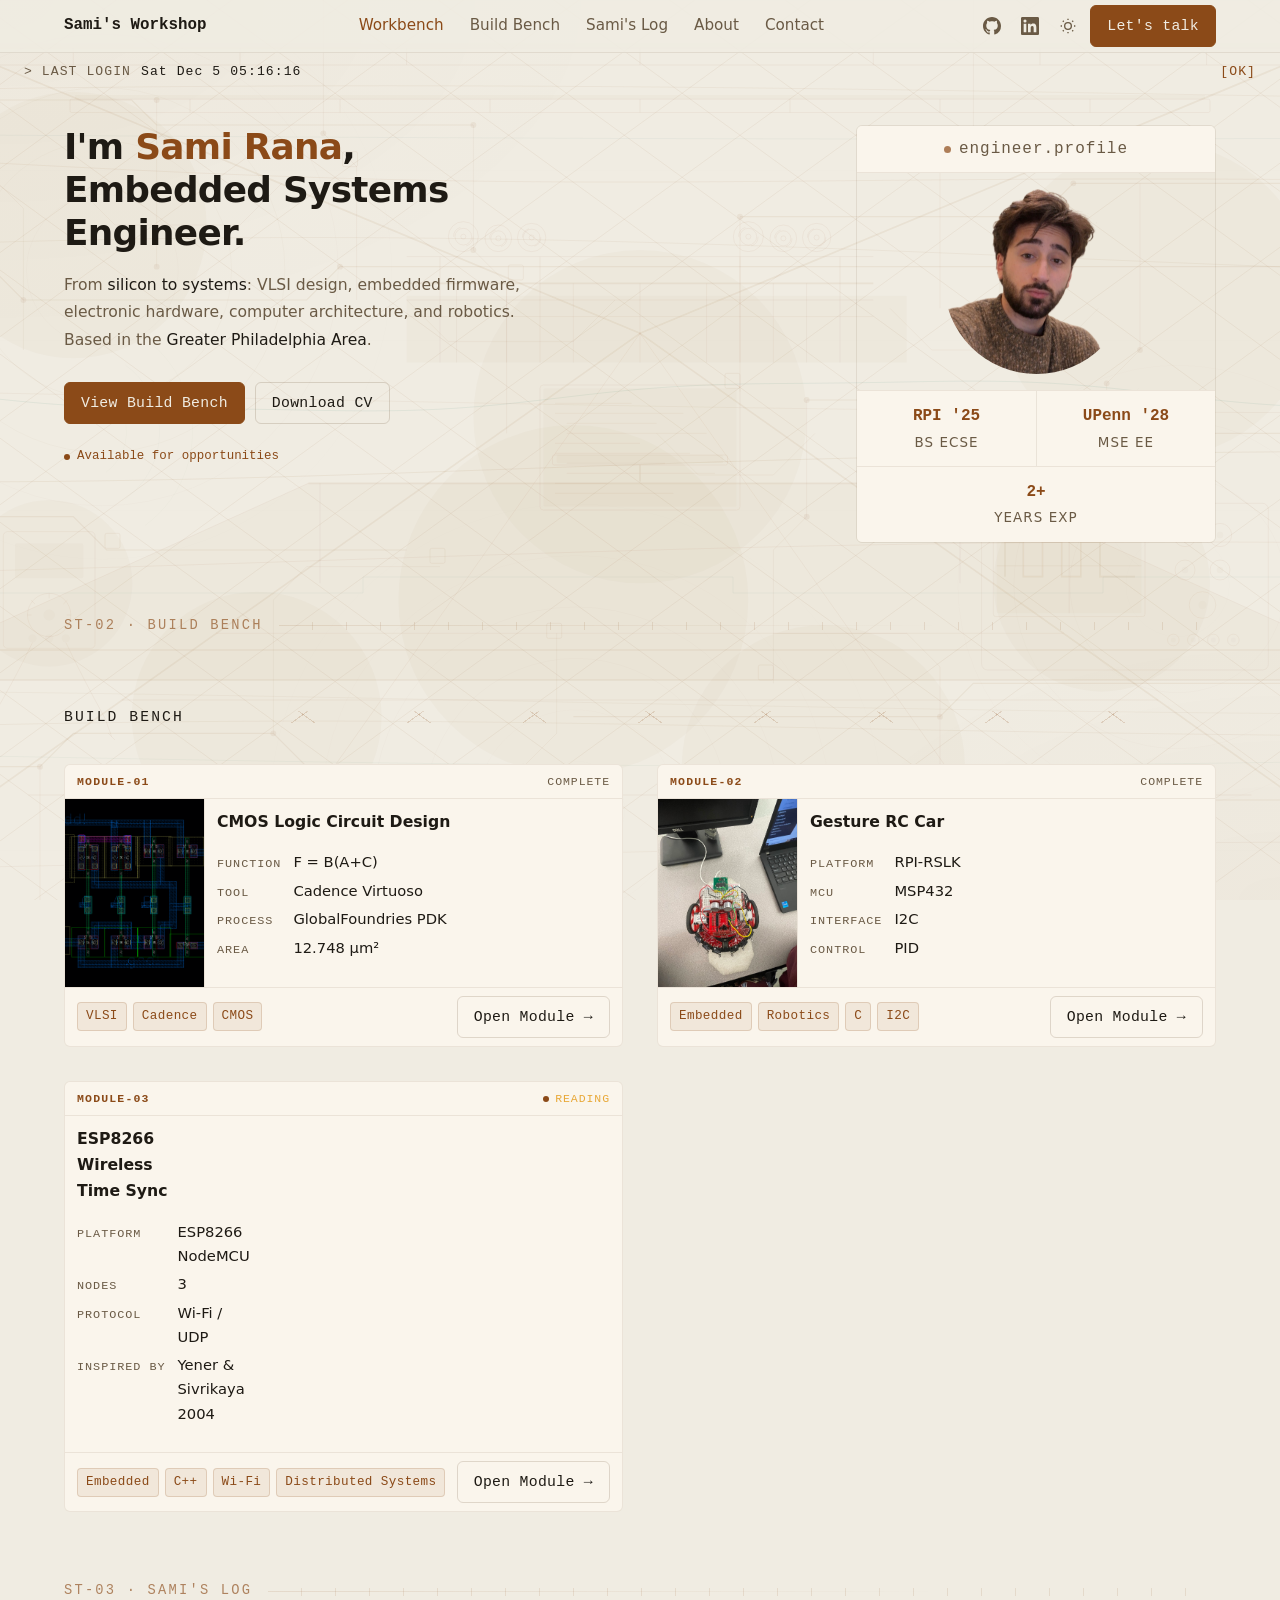
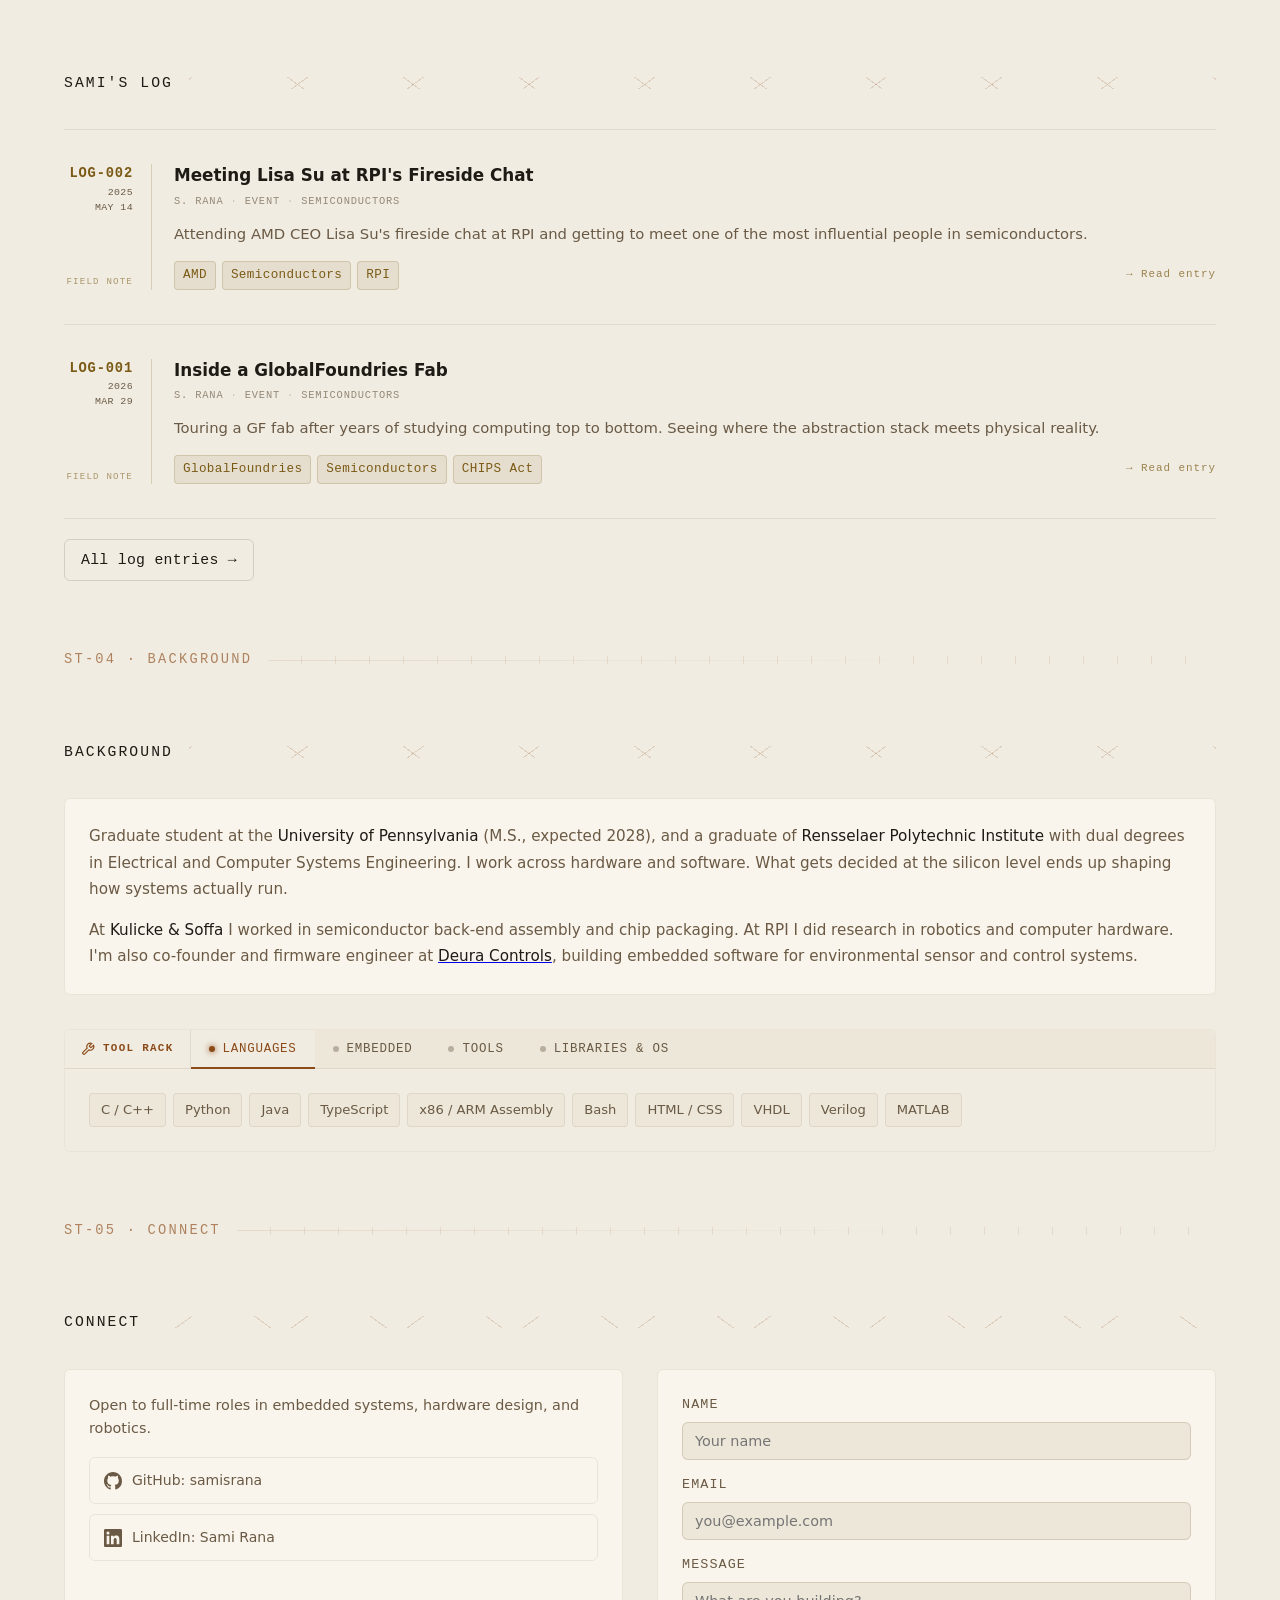
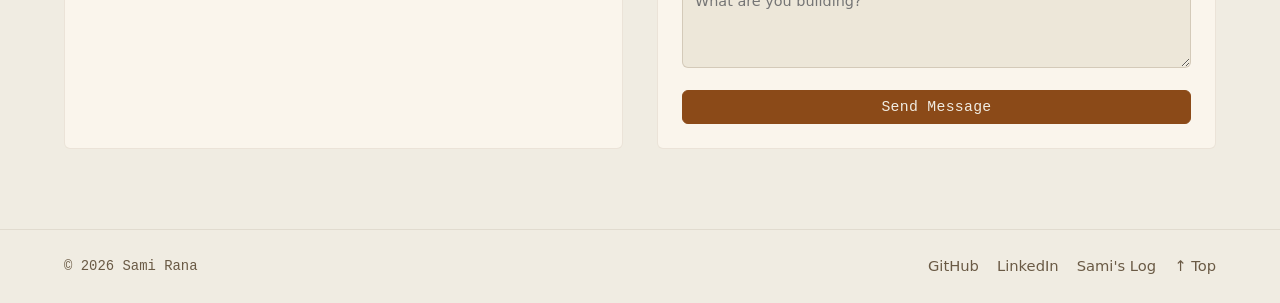
<file: porfolio.html>
<!doctype html>
<html lang="en">
<head>
  <meta charset="utf-8" />
  <meta name="viewport" content="width=device-width, initial-scale=1" />
  <title>Sami's Workshop | Embedded Systems Engineer</title>
  <meta name="description" content="Sami Rana, Embedded Systems Engineer. Hardware design, VLSI, and systems engineering." />
  <meta property="og:title" content="Sami's Workshop" />
  <meta property="og:description" content="Embedded Systems Engineer. Hardware, firmware, and silicon." />
  <meta property="og:type" content="website" />
  <meta name="color-scheme" content="light dark" />
  <link rel="icon" href="data:image/svg+xml,<svg xmlns='http://www.w3.org/2000/svg' viewBox='0 0 100 100'><rect width='100' height='100' fill='%230c0f14'/><text x='50' y='66' font-size='48' text-anchor='middle' fill='%23c47a3a' font-family='monospace' font-weight='700'>SR</text></svg>">
  <link rel="stylesheet" href="workshop.css" />
  <link rel="stylesheet" href="workshop-anim.css" />
  <style>
    /* ── Page-specific styles ── */

    /* Hero */
    .hero {
      display: grid;
      grid-template-columns: 1fr 360px;
      gap: 48px;
      align-items: start;
      padding: 72px 0 64px;
    }
    .hero-eyebrow {
      font-family: var(--mono);
      font-size: 0.86rem;
      color: var(--copper);
      letter-spacing: 0.14em;
      text-transform: uppercase;
      margin: 0 0 14px;
      display: flex;
      align-items: center;
      gap: 10px;
    }
    .hero-eyebrow::before {
      content: '';
      width: 24px; height: 1px;
      background: var(--copper);
    }
    .hero h1 {
      font-size: clamp(1.6rem, 2.8vw, 2.4rem);
      line-height: 1.2;
      margin: 0 0 18px;
      font-weight: 700;
      letter-spacing: -0.02em;
      color: var(--text);
    }
    .hero h1 span {
      color: var(--copper);
    }
    .hero-lede {
      color: var(--text-dim);
      font-size: 0.975rem;
      line-height: 1.75;
      margin: 0 0 28px;
      max-width: 480px;
    }
    .hero-lede strong { color: var(--text); font-weight: 500; }
    .hero-actions { display: flex; gap: 10px; flex-wrap: wrap; }

    /* Portrait module */
    .portrait-module {
      background: transparent;
      border: 1px solid var(--border);
      border-radius: var(--r);
      overflow: hidden;
      position: relative;
      transition:
        border-color 0.4s ease,
        transform 0.5s cubic-bezier(0.22, 1, 0.36, 1),
        box-shadow 0.4s ease;
    }

    /* Signal highlight sweep */
    .portrait-module::before {
      content: '';
      position: absolute;
      inset: 0;
      background: linear-gradient(
        115deg,
        transparent 0%,
        transparent 42%,
        rgba(196, 122, 58, 0.05) 46%,
        rgba(196, 122, 58, 0.10) 50%,
        rgba(196, 122, 58, 0.05) 54%,
        transparent 58%,
        transparent 100%
      );
      transform: translateX(-100%);
      transition: transform 0.9s cubic-bezier(0.22, 1, 0.36, 1);
      pointer-events: none;
      z-index: 5;
    }

    /* Copper outline glow layer */
    .portrait-module::after {
      content: '';
      position: absolute;
      inset: -1px;
      border-radius: var(--r);
      box-shadow:
        inset 0 0 0 1px transparent,
        0 0 0 0 transparent;
      transition: box-shadow 0.4s ease;
      pointer-events: none;
      z-index: 6;
    }

    .portrait-module:hover {
      border-color: var(--copper-border);
      transform: translateY(-4px);
      box-shadow:
        0 12px 28px -8px rgba(196, 122, 58, 0.12),
        0 4px 12px -4px rgba(0, 0, 0, 0.10);
    }

    /* Signal sweep on hover */
    .portrait-module:hover::before {
      transform: translateX(100%);
    }

    /* Pulsing copper outline */
    .portrait-module:hover::after {
      box-shadow:
        inset 0 0 0 1px rgba(196, 122, 58, 0.20),
        0 0 16px -3px rgba(196, 122, 58, 0.25);
      animation: portrait-outline-pulse 2.4s ease-in-out infinite;
    }

    @keyframes portrait-outline-pulse {
      0%, 100% {
        box-shadow:
          inset 0 0 0 1px rgba(196, 122, 58, 0.18),
          0 0 14px -3px rgba(196, 122, 58, 0.20);
      }
      50% {
        box-shadow:
          inset 0 0 0 1px rgba(196, 122, 58, 0.30),
          0 0 22px -3px rgba(196, 122, 58, 0.32);
      }
    }

    /* Header dot pulse on hover */
    .portrait-module:hover .portrait-header .dot {
      opacity: 1;
      animation: dot-pulse 1.2s ease-in-out infinite;
    }

    @keyframes dot-pulse {
      0%, 100% {
        opacity: 1;
        box-shadow: 0 0 4px rgba(196, 122, 58, 0.6);
      }
      50% {
        opacity: 0.6;
        box-shadow: 0 0 8px rgba(196, 122, 58, 0.9);
      }
    }

    .portrait-header {
      display: flex;
      align-items: center;
      justify-content: center;
      gap: 8px;
      padding: 10px 14px;
      border-bottom: 1px solid var(--border);
      background: var(--surface);
      font-family: var(--mono);
      font-size: 1rem;
      color: var(--text-dim);
      letter-spacing: 0.06em;
      position: relative;
      z-index: 2;
    }
    .portrait-header .dot {
      width: 7px; height: 7px;
      border-radius: 50%;
      background: var(--copper);
      opacity: 0.7;
      transition: opacity 0.3s ease, box-shadow 0.3s ease;
    }
    .portrait-module img {
      width: 185px;
      height: 185px;
      object-fit: cover;
      object-position: center top;
      display: block;
      border-radius: 50%;
      margin: 16px auto;
      position: relative;
      z-index: 2;
      transition: transform 0.4s ease;
    }
    .portrait-module:hover img {
      transform: scale(1.02);
    }
    .portrait-footer {
      display: grid;
      grid-template-columns: 1fr 1fr;
      border-top: 1px solid var(--border);
      background: var(--surface);
      position: relative;
      z-index: 2;
    }
    .portrait-stat {
      padding: 12px 16px;
      text-align: center;
    }
    .portrait-stat + .portrait-stat {
      border-left: 1px solid var(--border);
    }
    .portrait-stat .val {
      font-family: var(--mono);
      font-size: 1rem;
      font-weight: 700;
      color: var(--copper);
      transition: text-shadow 0.3s ease;
    }
    .portrait-module:hover .portrait-stat .val {
      text-shadow: 0 0 8px rgba(196, 122, 58, 0.4);
    }
    .portrait-stat .lbl {
      font-size: 0.84rem;
      color: var(--text-dim);
      text-transform: uppercase;
      letter-spacing: 0.08em;
      margin-top: 2px;
    }

    /* Reduced motion */
    @media (prefers-reduced-motion: reduce) {
      .portrait-module {
        transition: border-color 0.15s ease;
      }
      .portrait-module::before {
        display: none;
      }
      .portrait-module:hover {
        transform: none;
      }
      .portrait-module:hover::after {
        animation: none;
      }
      .portrait-module:hover .portrait-header .dot {
        animation: none;
      }
    }

    /* Light mode adjustments for portrait module */
    :root.light .portrait-module::before {
      background: linear-gradient(
        115deg,
        transparent 0%,
        transparent 42%,
        rgba(139, 74, 24, 0.06) 46%,
        rgba(139, 74, 24, 0.12) 50%,
        rgba(139, 74, 24, 0.06) 54%,
        transparent 58%,
        transparent 100%
      );
    }
    :root.light .portrait-module:hover {
      box-shadow:
        0 12px 28px -8px rgba(139, 74, 24, 0.15),
        0 4px 12px -4px rgba(0, 0, 0, 0.08);
    }
    :root.light .portrait-module:hover::after {
      box-shadow:
        inset 0 0 0 1px rgba(139, 74, 24, 0.25),
        0 0 16px -3px rgba(139, 74, 24, 0.28);
      animation: portrait-outline-pulse-light 2.4s ease-in-out infinite;
    }
    @keyframes portrait-outline-pulse-light {
      0%, 100% {
        box-shadow:
          inset 0 0 0 1px rgba(139, 74, 24, 0.22),
          0 0 14px -3px rgba(139, 74, 24, 0.24);
      }
      50% {
        box-shadow:
          inset 0 0 0 1px rgba(139, 74, 24, 0.35),
          0 0 22px -3px rgba(139, 74, 24, 0.38);
      }
    }

    /* Section spacing */
    .section { margin: var(--g) 0; }

    /* Projects grid */
    .projects-grid {
      display: grid;
      grid-template-columns: repeat(2, 1fr);
      gap: var(--g-h);
    }
    @media (max-width: 720px) {
      .projects-grid { grid-template-columns: 1fr; }
    }
    .projects-grid > .module-card--featured {
      grid-column: 1 / -1;
    }

    /* Placeholder module card */
    .placeholder-card {
      background: var(--surface);
      border: 1px solid var(--border);
      border-radius: var(--r);
      padding: 32px 24px;
      opacity: 0.4;
      display: flex;
      flex-direction: column;
      gap: 10px;
      justify-content: center;
      min-height: 180px;
    }
    .placeholder-card .ph-label {
      font-family: var(--mono);
      font-size: 0.82rem;
      color: var(--text-dim);
      text-transform: uppercase;
      letter-spacing: 0.10em;
    }
    .placeholder-card h3 {
      font-size: 1rem;
      font-weight: 600;
      color: var(--text);
      margin: 0;
    }
    .placeholder-card p {
      font-size: 0.875rem;
      color: var(--text-dim);
      margin: 0;
      line-height: 1.6;
    }

    /* About / Skills */
    .about-grid {
      display: grid;
      grid-template-columns: 1fr 1fr;
      gap: var(--g-h);
    }
    .about-bio { grid-column: 1 / -1; }
    .about-bio p {
      font-size: 0.95rem;
      color: var(--text-dim);
      line-height: 1.75;
      margin: 0 0 14px;
    }
    .about-bio p:last-child { margin-bottom: 0; }
    .about-bio strong { color: var(--text); font-weight: 500; }
    .skill-group { margin-bottom: 20px; }
    .skill-group:last-child { margin-bottom: 0; }
    .skill-group-label {
      font-family: var(--mono);
      font-size: 0.82rem;
      color: var(--copper);
      letter-spacing: 0.12em;
      text-transform: uppercase;
      margin: 0 0 10px;
    }
    .skill-rack {
      display: flex;
      flex-wrap: wrap;
      gap: 7px;
    }
    .skill-item {
      font-size: 0.82rem;
      color: var(--text-dim);
      background: var(--surface-2);
      border: 1px solid var(--border);
      padding: 5px 11px;
      border-radius: var(--r-sm);
      transition: all 0.15s;
    }
    .skill-item:hover {
      border-color: var(--copper-border);
      color: var(--copper);
    }

    /* Contact */
    .contact-grid {
      display: grid;
      grid-template-columns: 1fr 1fr;
      gap: var(--g-h);
    }
    .contact-links { display: flex; flex-direction: column; gap: 10px; margin-top: 16px; }
    .contact-link {
      display: flex;
      align-items: center;
      gap: 10px;
      color: var(--text-dim);
      text-decoration: none;
      padding: 11px 14px;
      border-radius: var(--r);
      border: 1px solid var(--border);
      font-size: 0.875rem;
      transition: all 0.15s;
    }
    .contact-link:hover {
      border-color: var(--copper-border);
      color: var(--copper);
    }
    .contact-link svg { width: 18px; height: 18px; flex-shrink: 0; }
    form label { display: block; margin-bottom: 14px; }
    form label .field-label {
      display: block;
      font-family: var(--mono);
      font-size: 0.84rem;
      color: var(--text-dim);
      letter-spacing: 0.08em;
      text-transform: uppercase;
      margin-bottom: 6px;
    }
    form input, form textarea {
      width: 100%;
      padding: 10px 12px;
      border-radius: var(--r);
      border: 1px solid var(--border-2);
      background: var(--surface-2);
      color: var(--text);
      font-family: var(--sans);
      font-size: 0.9rem;
      transition: border-color 0.15s;
    }
    form input:focus, form textarea:focus {
      outline: none;
      border-color: var(--copper-border);
    }
    form textarea { resize: vertical; }

    /* Blog section log entries on homepage */
    .log-entry-link {
      text-decoration: none;
      color: inherit;
      display: block;
    }
    .log-entry-link:hover .entry-title {
      color: var(--gold);
    }

    /* ── Responsive ── */
    @media (max-width: 860px) {
      .hero {
        grid-template-columns: 1fr;
        padding: 40px 0 48px;
      }
      .portrait-module { order: -1; }
      .about-grid, .contact-grid { grid-template-columns: 1fr; }
      .about-bio { grid-column: auto; }
    }
    @media (max-width: 600px) {
      .module-card-body {
        grid-template-columns: 1fr;
      }
      .module-thumb {
        border-right: none;
        border-bottom: 1px solid var(--border);
        height: 160px;
      }
    }
  </style>

  <!-- Theme: runs before paint to prevent flash -->
  <script>
    (function(){
      var p = localStorage.getItem('theme');
      if (p) { document.documentElement.classList.toggle('light', p === 'light'); }
      else if (window.matchMedia('(prefers-color-scheme: light)').matches) {
        document.documentElement.classList.add('light');
      }
    })();
    function toggleTheme() {
      var isLight = document.documentElement.classList.toggle('light');
      localStorage.setItem('theme', isLight ? 'light' : 'dark');
    }
    document.addEventListener('keydown', function(e) {
      if (e.shiftKey && e.key === 'T') toggleTheme();
    });
  </script>

  <script type="application/ld+json">
  {
    "@context": "https://schema.org",
    "@type": "Person",
    "name": "Sami Rana",
    "url": "https://yourdomain.com",
    "sameAs": ["https://github.com/samisrana","https://www.linkedin.com/in/sami-rana-aa722a210/"],
    "jobTitle": "Embedded Systems Engineer",
    "alumniOf": {"@type":"Organization","name":"Rensselaer Polytechnic Institute"}
  }
  </script>
</head>

<body>
  <a class="skip-link" href="#main">Skip to content</a>

  <!-- Background Layer 1: Circuit Traces -->
  <div class="bg-layer bg-circuit" aria-hidden="true">
    <svg viewBox="0 0 1920 1080" preserveAspectRatio="xMidYMid slice">
      <path class="trace-thick" d="M0,120 H350 L380,150 H760"/>
      <path class="trace-thick" d="M0,320 H180 L220,360 H560 L600,320 H1920"/>
      <path class="trace-thick" d="M0,620 H280 L320,660 H680"/>
      <path class="trace-thick" d="M1920,220 H1480 L1440,260 H1080"/>
      <path class="trace-thick" d="M1920,520 H1560 L1520,480 H1160"/>
      <path class="trace-thick" d="M1920,820 H1360 L1320,860 H880"/>
      <path class="trace" d="M180,0 V210 L220,250 V420"/>
      <path class="trace" d="M380,120 V320"/>
      <path class="trace" d="M580,0 V160 L620,200 V360"/>
      <path class="trace" d="M760,150 V300 L800,340 V520"/>
      <path class="trace" d="M1160,480 V620 L1120,660 V820"/>
      <path class="trace" d="M1360,0 V160 L1320,200 V370"/>
      <path class="trace" d="M1560,220 V420 L1520,460 V620"/>
      <path class="trace" d="M1080,260 V470"/>
      <path class="trace" d="M280,220 L330,270 H480 L530,220"/>
      <path class="trace" d="M680,360 L730,410 H880 L930,360"/>
      <path class="trace" d="M980,520 L1030,570 H1120 L1170,520"/>
      <path class="trace" d="M1260,370 L1310,420 H1460 L1510,370"/>
      <path class="trace-thick" d="M0,920 H240 L280,880 H520 L560,920 H820"/>
      <path class="trace" d="M240,920 V1080"/>
      <path class="trace" d="M520,880 V720 L560,680 H720"/>
      <path class="trace" d="M820,920 L860,880 V760"/>
      <path class="trace-thick" d="M1920,960 H1620 L1580,920 H1320 L1280,960 H1060"/>
      <path class="trace" d="M1320,920 V800 L1280,760 H1120"/>
      <circle class="via" cx="180" cy="210" r="3.5"/>
      <circle class="via" cx="380" cy="120" r="3.5"/>
      <circle class="via" cx="380" cy="320" r="3.5"/>
      <circle class="via" cx="580" cy="160" r="3.5"/>
      <circle class="via" cx="760" cy="150" r="3.5"/>
      <circle class="via" cx="760" cy="300" r="3.5"/>
      <circle class="via" cx="220" cy="360" r="3.5"/>
      <circle class="via" cx="600" cy="320" r="3.5"/>
      <circle class="via" cx="1080" cy="260" r="3.5"/>
      <circle class="via" cx="1160" cy="480" r="3.5"/>
      <circle class="via" cx="1160" cy="620" r="3.5"/>
      <circle class="via" cx="1360" cy="160" r="3.5"/>
      <circle class="via" cx="1480" cy="220" r="3.5"/>
      <circle class="via" cx="1560" cy="420" r="3.5"/>
      <circle class="via" cx="1520" cy="460" r="3.5"/>
      <circle class="via" cx="1320" cy="860" r="3.5"/>
      <circle class="via" cx="240"  cy="920" r="3.5"/>
      <circle class="via" cx="520"  cy="880" r="3.5"/>
      <circle class="via" cx="820"  cy="920" r="3.5"/>
      <circle class="via" cx="1320" cy="920" r="3.5"/>
      <circle class="via" cx="1620" cy="960" r="3.5"/>
      <rect class="pad" x="163" y="395" width="18" height="18" rx="2"/>
      <rect class="pad" x="603" y="182" width="18" height="18" rx="2"/>
      <rect class="pad" x="802" y="318" width="18" height="18" rx="2"/>
      <rect class="pad" x="1062" y="448" width="18" height="18" rx="2"/>
      <rect class="pad" x="1342" y="182" width="18" height="18" rx="2"/>
      <rect class="pad" x="1542" y="598" width="18" height="18" rx="2"/>
      <rect class="pad" x="318"  y="640" width="18" height="18" rx="2"/>
      <rect class="pad" x="708"  y="658" width="18" height="18" rx="2"/>
      <rect class="pad" x="1102" y="798" width="18" height="18" rx="2"/>
      <rect class="pad" x="848"  y="748" width="18" height="18" rx="2"/>
      <circle class="glow-orb" cx="280"  cy="270"  r="160"/>
      <circle class="glow-orb" cx="1580" cy="360"  r="190"/>
      <circle class="glow-orb" cx="880"  cy="720"  r="210"/>
      <circle class="glow-orb" cx="1180" cy="920"  r="170"/>
      <circle class="glow-orb" cx="500"  cy="860"  r="150"/>
    </svg>
  </div>

  <!-- Background Layer 2: Girih Geometry (canvas) -->
  <canvas class="bg-layer bg-geo" id="geo-canvas" aria-hidden="true"></canvas>

  <!-- Background Layer 3: Signal Waves (canvas) -->
  <canvas class="bg-layer bg-waves" id="wave-canvas" aria-hidden="true"></canvas>

  <!-- Background Layer 4: Physical Scene - Workshop (one-point perspective, VP 960,400) -->
  <div class="bg-layer bg-scene" aria-hidden="true">
    <svg viewBox="0 0 1920 1080" preserveAspectRatio="xMidYMid slice">

      <!-- ── ROOM STRUCTURE ── -->
      <line class="s-thick" x1="0"    y1="0"    x2="960" y2="400"/>
      <line class="s-thick" x1="1920" y1="0"    x2="960" y2="400"/>
      <line class="s-thick" x1="0"    y1="1080" x2="960" y2="400"/>
      <line class="s-thick" x1="1920" y1="1080" x2="960" y2="400"/>
      <line class="s-line"  x1="480"  y1="1080" x2="960" y2="400"/>
      <line class="s-line"  x1="1440" y1="1080" x2="960" y2="400"/>
      <!-- Floor horizontal depth rings -->
      <line class="s-line"  x1="226"  y1="954"  x2="1694" y2="954"/>
      <line class="s-line"  x1="338"  y1="840"  x2="1582" y2="840"/>
      <line class="s-line"  x1="451"  y1="760"  x2="1469" y2="760"/>

      <!-- Back wall and shelves -->
      <rect class="s-fill" x="680" y="355" width="600" height="80"/>
      <line class="s-thick" x1="680"  y1="340" x2="1240" y2="340"/>
      <line class="s-line"  x1="680"  y1="308" x2="1240" y2="308"/>
      <line class="s-line"  x1="720"  y1="308" x2="720"  y2="435"/>
      <line class="s-line"  x1="840"  y1="308" x2="840"  y2="435"/>
      <line class="s-line"  x1="1080" y1="308" x2="1080" y2="435"/>
      <line class="s-line"  x1="1200" y1="308" x2="1200" y2="435"/>
      <!-- Pegboard texture on back wall -->
      <line class="s-line"  x1="680" y1="360" x2="1240" y2="360"/>
      <line class="s-line"  x1="680" y1="380" x2="1240" y2="380"/>
      <line class="s-line"  x1="740" y1="340" x2="740"  y2="435"/>
      <line class="s-line"  x1="800" y1="340" x2="800"  y2="435"/>
      <line class="s-line"  x1="880" y1="340" x2="880"  y2="435"/>
      <line class="s-line"  x1="960" y1="340" x2="960"  y2="435"/>
      <line class="s-line"  x1="1040" y1="340" x2="1040" y2="435"/>
      <line class="s-line"  x1="1120" y1="340" x2="1120" y2="435"/>
      <line class="s-line"  x1="1160" y1="340" x2="1160" y2="435"/>

      <!-- Component reels on shelf -->
      <circle class="s-line" cx="748"  cy="284" r="18"/><circle class="s-line" cx="748"  cy="284" r="10"/><circle class="s-line" cx="748"  cy="284" r="3"/>
      <circle class="s-line" cx="790"  cy="286" r="16"/><circle class="s-line" cx="790"  cy="286" r="9"/> <circle class="s-line" cx="790"  cy="286" r="3"/>
      <circle class="s-line" cx="830"  cy="285" r="17"/><circle class="s-line" cx="830"  cy="285" r="10"/><circle class="s-line" cx="830"  cy="285" r="3"/>
      <circle class="s-line" cx="1090" cy="284" r="18"/><circle class="s-line" cx="1090" cy="284" r="10"/><circle class="s-line" cx="1090" cy="284" r="3"/>
      <circle class="s-line" cx="1132" cy="286" r="16"/><circle class="s-line" cx="1132" cy="286" r="9"/> <circle class="s-line" cx="1132" cy="286" r="3"/>
      <circle class="s-line" cx="1172" cy="285" r="17"/><circle class="s-line" cx="1172" cy="285" r="10"/><circle class="s-line" cx="1172" cy="285" r="3"/>

      <!-- ── OVERHEAD FLUORESCENT LIGHTS ── -->
      <rect class="s-fill" x="138" y="52"  width="1644" height="6"  rx="1"/>
      <rect class="s-line" x="132" y="58"  width="1656" height="20" rx="2"/>
      <line class="s-line" x1="280"  y1="58" x2="280"  y2="78"/>
      <line class="s-line" x1="480"  y1="58" x2="480"  y2="78"/>
      <line class="s-line" x1="680"  y1="58" x2="680"  y2="78"/>
      <line class="s-line" x1="960"  y1="58" x2="960"  y2="78"/>
      <line class="s-line" x1="1240" y1="58" x2="1240" y2="78"/>
      <line class="s-line" x1="1440" y1="58" x2="1440" y2="78"/>
      <line class="s-line" x1="1640" y1="58" x2="1640" y2="78"/>
      <rect class="s-fill" x="282" y="114" width="1356" height="5"  rx="1"/>
      <rect class="s-line" x="276" y="119" width="1368" height="16" rx="2"/>
      <line class="s-line" x1="420"  y1="119" x2="420"  y2="135"/>
      <line class="s-line" x1="600"  y1="119" x2="600"  y2="135"/>
      <line class="s-line" x1="780"  y1="119" x2="780"  y2="135"/>
      <line class="s-line" x1="960"  y1="119" x2="960"  y2="135"/>
      <line class="s-line" x1="1140" y1="119" x2="1140" y2="135"/>
      <line class="s-line" x1="1320" y1="119" x2="1320" y2="135"/>
      <line class="s-line" x1="1500" y1="119" x2="1500" y2="135"/>

      <!-- ── WORKBENCH SURFACE ── -->
      <polygon class="s-fill" points="120,780 1800,780 1358,580 562,580"/>
      <line class="s-thick" x1="120"  y1="780" x2="1800" y2="780"/>
      <line class="s-thick" x1="562"  y1="580" x2="1358" y2="580"/>
      <line class="s-line"  x1="120"  y1="780" x2="562"  y2="580"/>
      <line class="s-line"  x1="1800" y1="780" x2="1358" y2="580"/>
      <rect class="s-fill"  x="120"  y="780" width="1680" height="36"/>
      <line class="s-thick" x1="120"  y1="816" x2="1800" y2="816"/>
      <rect class="s-thick" x="146"  y="816" width="22"   height="264"/>
      <rect class="s-line"  x="134"  y="1062" width="46"  height="14" rx="2"/>
      <rect class="s-thick" x="1752" y="816" width="22"   height="264"/>
      <rect class="s-line"  x="1740" y="1062" width="46"  height="14" rx="2"/>
      <line class="s-line"  x1="576" y1="580" x2="576"  y2="700"/>
      <line class="s-line"  x1="1344" y1="580" x2="1344" y2="700"/>

      <!-- ── COMPUTER MONITOR - back-center of bench ── -->
      <!-- Monitor base -->
      <rect class="s-fill" x="860" y="546" width="200" height="10" rx="2"/>
      <rect class="s-line" x="855" y="546" width="210" height="12" rx="2"/>
      <!-- Monitor stand -->
      <line class="s-thick" x1="960" y1="558" x2="960" y2="578"/>
      <!-- Monitor screen -->
      <rect class="s-line" x="840" y="462" width="240" height="150" rx="4"/>
      <rect class="s-fill" x="844" y="466" width="232" height="142" rx="2"/>
      <!-- Code on screen (horizontal lines) -->
      <line class="s-line" x1="858" y1="484" x2="950" y2="484"/>
      <line class="s-line" x1="858" y1="496" x2="1012" y2="496"/>
      <line class="s-line" x1="872" y1="508" x2="980" y2="508"/>
      <line class="s-line" x1="872" y1="520" x2="1040" y2="520"/>
      <line class="s-line" x1="858" y1="532" x2="960" y2="532"/>
      <line class="s-line" x1="858" y1="544" x2="1020" y2="544"/>
      <line class="s-line" x1="872" y1="556" x2="990" y2="556"/>
      <line class="s-line" x1="872" y1="568" x2="1050" y2="568"/>
      <line class="s-line" x1="858" y1="580" x2="920" y2="580"/>
      <line class="s-line" x1="858" y1="592" x2="1000" y2="592"/>

      <!-- ── OSCILLOSCOPE - right ── -->
      <rect class="s-line" x="1370" y="604" width="344" height="200" rx="7"/>
      <rect class="s-line" x="1384" y="618" width="182" height="122" rx="3"/>
      <rect class="s-fill" x="1388" y="622" width="174" height="114" rx="2"/>
      <polyline class="s-thick" points="1398,692 1398,650 1420,650 1420,692 1443,692 1443,650 1466,650 1466,692 1489,692 1489,650 1512,650 1512,692 1554,692"/>
      <line class="s-line" x1="1388" y1="679" x2="1562" y2="679"/>
      <line class="s-line" x1="1475" y1="622" x2="1475" y2="736"/>
      <circle class="s-line" cx="1614" cy="642" r="14"/><circle class="s-fill" cx="1614" cy="642" r="4"/>
      <circle class="s-line" cx="1656" cy="642" r="14"/><circle class="s-fill" cx="1656" cy="642" r="4"/>
      <circle class="s-line" cx="1614" cy="684" r="12"/><circle class="s-fill" cx="1614" cy="684" r="4"/>
      <circle class="s-line" cx="1656" cy="684" r="12"/><circle class="s-fill" cx="1656" cy="684" r="4"/>
      <circle class="s-line" cx="1635" cy="726" r="16"/><circle class="s-fill" cx="1635" cy="726" r="5"/>
      <circle class="s-line" cx="1600" cy="768" r="7"/><circle class="s-fill" cx="1600" cy="768" r="3"/>
      <circle class="s-line" cx="1624" cy="768" r="7"/><circle class="s-fill" cx="1624" cy="768" r="3"/>
      <circle class="s-line" cx="1648" cy="768" r="7"/><circle class="s-fill" cx="1648" cy="768" r="3"/>
      <circle class="s-line" cx="1672" cy="768" r="7"/><circle class="s-fill" cx="1672" cy="768" r="3"/>

      <!-- ── MULTIMETER - left ── -->
      <rect class="s-line" x="196" y="638" width="110" height="140" rx="5"/>
      <rect class="s-fill" x="210" y="652" width="82"  height="42"  rx="2"/>
      <circle class="s-line" cx="251" cy="738" r="26"/>
      <circle class="s-fill" cx="251" cy="738" r="7"/>
      <line class="s-line" x1="251" y1="712" x2="251" y2="718"/>
      <line class="s-line" x1="273" y1="720" x2="268" y2="725"/>
      <line class="s-line" x1="229" y1="720" x2="234" y2="725"/>
      <line class="s-line" x1="277" y1="738" x2="272" y2="738"/>
      <line class="s-line" x1="230" y1="738" x2="225" y2="738"/>
      <circle class="s-fill" cx="231" cy="766" r="5"/>
      <circle class="s-fill" cx="251" cy="766" r="5"/>
      <circle class="s-fill" cx="271" cy="766" r="5"/>
      <path class="s-line" d="M231,771 Q210,815 182,862 L174,884"/>
      <path class="s-line" d="M271,771 Q292,815 318,862 L326,884"/>
      <line class="s-line" x1="170" y1="880" x2="178" y2="888"/>
      <line class="s-line" x1="322" y1="880" x2="330" y2="888"/>

      <!-- Glow orbs -->
      <circle class="s-glow" cx="251"  cy="700" r="100"/>
      <circle class="s-glow" cx="960"  cy="500" r="200"/>
      <circle class="s-glow" cx="1514" cy="700" r="130"/>

    </svg>
  </div>

  <!-- Header -->
  <header>
    <div class="container nav">
      <a class="brand" href="porfolio.html" aria-label="Sami's Workshop, home">
        <span class="brand-text">
          <span class="brand-name">Sami's Workshop</span>
        </span>
      </a>

      <nav class="nav-links" aria-label="Primary navigation">
        <a href="porfolio.html" class="active">Workbench</a>
        <a href="#projects">Build Bench</a>
        <a href="blog.html">Sami's Log</a>
        <a href="#about">About</a>
        <a href="#contact">Contact</a>
      </nav>

      <div class="nav-right">
        <a href="https://github.com/samisrana" target="_blank"
           rel="noopener" aria-label="GitHub" class="icon-btn">
          <svg width="18" height="18" viewBox="0 0 24 24" fill="currentColor">
            <path d="M12 0C5.37 0 0 5.37 0 12c0 5.31 3.435 9.795 8.205 11.385.6.105.825-.255.825-.57 0-.285-.015-1.23-.015-2.235-3.015.555-3.795-.735-4.035-1.41-.135-.345-.72-1.41-1.23-1.695-.42-.225-1.02-.78-.015-.795.945-.015 1.62.87 1.845 1.23 1.08 1.815 2.805 1.305 3.495.99.105-.78.42-1.305.765-1.605-2.67-.3-5.46-1.335-5.46-5.925 0-1.305.465-2.385 1.23-3.225-.12-.3-.54-1.53.12-3.18 0 0 1.005-.315 3.3 1.23.96-.27 1.98-.405 3-.405s2.04.135 3 .405c2.295-1.56 3.3-1.23 3.3-1.23.66 1.65.24 2.88.12 3.18.765.84 1.23 1.905 1.23 3.225 0 4.605-2.805 5.625-5.475 5.925.435.375.81 1.095.81 2.22 0 1.605-.015 2.895-.015 3.3 0 .315.225.69.825.57A12.02 12.02 0 0024 12c0-6.63-5.37-12-12-12z"/>
          </svg>
        </a>
        <a href="https://www.linkedin.com/in/sami-rana-aa722a210/" target="_blank"
           rel="noopener" aria-label="LinkedIn" class="icon-btn">
          <svg width="18" height="18" viewBox="0 0 24 24" fill="currentColor">
            <path d="M20.447 20.452h-3.554v-5.569c0-1.328-.027-3.037-1.852-3.037-1.853 0-2.136 1.445-2.136 2.939v5.667H9.351V9h3.414v1.561h.046c.477-.9 1.637-1.85 3.37-1.85 3.601 0 4.267 2.37 4.267 5.455v6.286zM5.337 7.433a2.062 2.062 0 01-2.063-2.065 2.064 2.064 0 112.063 2.065zm1.782 13.019H3.555V9h3.564v11.452zM22.225 0H1.771C.792 0 0 .774 0 1.729v20.542C0 23.227.792 24 1.771 24h20.451C23.2 24 24 23.227 24 22.271V1.729C24 .774 23.2 0 22.222 0h.003z"/>
          </svg>
        </a>
        <button class="icon-btn" onclick="toggleTheme()" aria-label="Toggle light/dark">
          <svg width="16" height="16" viewBox="0 0 24 24" fill="none"
               stroke="currentColor" stroke-width="2">
            <circle cx="12" cy="12" r="5"/>
            <path d="M12 1v2M12 21v2M4.22 4.22l1.42 1.42M18.36 18.36l1.42 1.42M1 12h2M21 12h2M4.22 19.78l1.42-1.42M18.36 5.64l1.42-1.42"/>
          </svg>
        </button>
        <a class="btn btn-primary" href="#contact">Let's talk</a>
      </div>
    </div>
  </header>

  <!-- Main -->
  <main id="main" class="container">

    <!-- Hero -->
    <section class="hero" id="top">
      <div class="hero-content">
        <h1>
          I'm <span>Sami Rana</span>,<br>
          Embedded Systems<br>
          Engineer.
        </h1>
        <p class="hero-lede">
          From <strong>silicon to systems</strong>: VLSI design, embedded firmware,
          electronic hardware, computer architecture, and robotics. Based in the
          <strong>Greater Philadelphia Area</strong>.
        </p>
        <div class="hero-actions">
          <a class="btn btn-primary" href="#projects">View Build Bench</a>
          <a class="btn btn-secondary" href="Sami_Rana_Jan26 (2).pdf" target="_blank">Download CV</a>
        </div>
        <p class="status-dot" style="margin-top: 22px;">Available for opportunities</p>
      </div>

      <div class="portrait-module">
        <div class="portrait-header">
          <span class="dot"></span>
          <span>engineer.profile</span>
        </div>
        <img src="DFD1ADBA-3904-4411-97EB-FE0BF49C8CB9.png" alt="Sami Rana" />
        <div class="portrait-footer">
          <div class="portrait-stat">
            <div class="val">RPI '25</div>
            <div class="lbl">BS ECSE</div>
          </div>
          <div class="portrait-stat">
            <div class="val">UPenn '28</div>
            <div class="lbl">MSE EE</div>
          </div>
          <div class="portrait-stat" style="grid-column: 1 / -1; border-left: none; border-top: 1px solid var(--border);">
            <div class="val">2+</div>
            <div class="lbl">Years Exp</div>
          </div>
        </div>
      </div>
    </section>

    <div class="station-mark" data-station="ST-02 · BUILD BENCH"></div>

    <!-- Build Bench (Projects) -->
    <section id="projects" class="section">
      <div class="section-label">
        <span class="area-code">BUILD BENCH</span>
      </div>

      <div class="projects-grid">
        <!-- VLSI Module Card -->
        <article class="module-card">
          <div class="module-card-header">
            <span class="module-id">MODULE-01</span>
            <span class="module-status">COMPLETE</span>
          </div>
          <div class="module-card-body">
            <div class="module-thumb">
              <a href="vlsi-cmos-design.html">
                <img src="images/cmos_layout.png" alt="CMOS circuit layout" />
              </a>
            </div>
            <div class="module-specs">
              <h3>CMOS Logic Circuit Design</h3>
              <dl class="spec-grid">
                <dt>Function</dt>
                <dd>F = B(A+C)</dd>
                <dt>Tool</dt>
                <dd>Cadence Virtuoso</dd>
                <dt>Process</dt>
                <dd>GlobalFoundries PDK</dd>
                <dt>Area</dt>
                <dd>12.748 µm²</dd>
              </dl>
            </div>
          </div>
          <div class="module-card-footer">
            <div class="tags">
              <span class="tag">VLSI</span>
              <span class="tag">Cadence</span>
              <span class="tag">CMOS</span>
            </div>
            <a class="btn btn-secondary" href="vlsi-cmos-design.html">Open Module →</a>
          </div>
        </article>

        <!-- Gesture RC Car Module Card -->
        <article class="module-card">
          <div class="module-card-header">
            <span class="module-id">MODULE-02</span>
            <span class="module-status">COMPLETE</span>
          </div>
          <div class="module-card-body">
            <div class="module-thumb">
              <a href="gesture-rc-car.html">
                <img src="images/EmCar.jpeg" alt="Gesture RC Car on RPI-RSLK platform" />
              </a>
            </div>
            <div class="module-specs">
              <h3>Gesture RC Car</h3>
              <dl class="spec-grid">
                <dt>Platform</dt>
                <dd>RPI-RSLK</dd>
                <dt>MCU</dt>
                <dd>MSP432</dd>
                <dt>Interface</dt>
                <dd>I2C</dd>
                <dt>Control</dt>
                <dd>PID</dd>
              </dl>
            </div>
          </div>
          <div class="module-card-footer">
            <div class="tags">
              <span class="tag">Embedded</span>
              <span class="tag">Robotics</span>
              <span class="tag">C</span>
              <span class="tag">I2C</span>
            </div>
            <a class="btn btn-secondary" href="gesture-rc-car.html">Open Module →</a>
          </div>
        </article>

        <!-- ESP8266 Time Sync Module Card -->
        <article class="module-card">
          <div class="module-card-header">
            <span class="module-id">MODULE-03</span>
            <span class="module-status" style="color: #e8a838;">IN PROGRESS</span>
          </div>
          <div class="module-card-body">
            <div class="module-specs">
              <h3>ESP8266 Wireless Time Sync</h3>
              <dl class="spec-grid">
                <dt>Platform</dt>
                <dd>ESP8266 NodeMCU</dd>
                <dt>Nodes</dt>
                <dd>3</dd>
                <dt>Protocol</dt>
                <dd>Wi-Fi / UDP</dd>
                <dt>Inspired by</dt>
                <dd>Yener &amp; Sivrikaya 2004</dd>
              </dl>
            </div>
          </div>
          <div class="module-card-footer">
            <div class="tags">
              <span class="tag">Embedded</span>
              <span class="tag">C++</span>
              <span class="tag">Wi-Fi</span>
              <span class="tag">Distributed Systems</span>
            </div>
            <a class="btn btn-secondary" href="esp8266-time-sync.html">Open Module →</a>
          </div>
        </article>
      </div>
    </section>

    <div class="station-mark" data-station="ST-03 · SAMI'S LOG"></div>

    <!-- Sami's Log (Blog) -->
    <section id="blog" class="section">
      <div class="section-label">
        <span class="area-code">SAMI'S LOG</span>
      </div>

      <div class="log-entries-list" style="--zone-accent: var(--gold); --zone-dim: var(--gold-dim); --zone-border: var(--gold-border);">
        <article class="log-entry">
          <div class="entry-margin">
            <span class="entry-id">LOG-002</span>
            <span class="entry-date">2025<br>MAY 14</span>
            <span class="entry-type">Field Note</span>
          </div>
          <div class="entry-body">
            <a class="entry-title" href="posts/meeting-lisa-su.html">Meeting Lisa Su at RPI's Fireside Chat</a>
            <div class="entry-meta">
              <span class="entry-meta-item">S. Rana</span>
              <span class="entry-meta-item">Event</span>
              <span class="entry-meta-item">Semiconductors</span>
            </div>
            <p class="entry-excerpt">Attending AMD CEO Lisa Su's fireside chat at RPI and getting to meet one of the most influential people in semiconductors.</p>
            <div class="entry-footer">
              <div class="tags">
                <span class="tag">AMD</span>
                <span class="tag">Semiconductors</span>
                <span class="tag">RPI</span>
              </div>
              <a class="entry-read-link" href="posts/meeting-lisa-su.html">→ Read entry</a>
            </div>
          </div>
        </article>

        <article class="log-entry">
          <div class="entry-margin">
            <span class="entry-id">LOG-001</span>
            <span class="entry-date">2026<br>MAR 29</span>
            <span class="entry-type">Field Note</span>
          </div>
          <div class="entry-body">
            <a class="entry-title" href="posts/gf-visit.html">Inside a GlobalFoundries Fab</a>
            <div class="entry-meta">
              <span class="entry-meta-item">S. Rana</span>
              <span class="entry-meta-item">Event</span>
              <span class="entry-meta-item">Semiconductors</span>
            </div>
            <p class="entry-excerpt">Touring a GF fab after years of studying computing top to bottom. Seeing where the abstraction stack meets physical reality.</p>
            <div class="entry-footer">
              <div class="tags">
                <span class="tag">GlobalFoundries</span>
                <span class="tag">Semiconductors</span>
                <span class="tag">CHIPS Act</span>
              </div>
              <a class="entry-read-link" href="posts/gf-visit.html">→ Read entry</a>
            </div>
          </div>
        </article>
      </div>

      <div style="margin-top: 20px;">
        <a class="btn btn-secondary" href="blog.html">All log entries →</a>
      </div>
    </section>

    <div class="station-mark" data-station="ST-04 · BACKGROUND"></div>

    <!-- About -->
    <section id="about" class="section">
      <div class="section-label">
        <span class="area-code">BACKGROUND</span>
      </div>

      <div class="about-grid">
        <div class="card card-pad about-bio">
          <p>
            Graduate student at the <strong>University of Pennsylvania</strong> (M.S., expected 2028),
            and a graduate of <strong>Rensselaer Polytechnic Institute</strong> with dual degrees in
            Electrical and Computer Systems Engineering. I work across hardware and software. What gets
            decided at the silicon level ends up shaping how systems actually run.
          </p>
          <p>
            At <strong>Kulicke &amp; Soffa</strong> I worked in semiconductor back-end assembly and
            chip packaging. At RPI I did research in robotics and computer hardware. I'm also co-founder
            and firmware engineer at <a href="https://deuracontrols.com/" target="_blank" rel="noopener noreferrer"><strong>Deura Controls</strong></a>,
            building embedded software for environmental sensor and control systems.
          </p>
        </div>

        <div class="sys-tabs" style="grid-column: 1 / -1;">
          <div class="sys-tabs-bar">
            <div class="sys-tabs-label">
              <svg class="sys-icon" viewBox="0 0 24 24" fill="none" stroke="currentColor" stroke-width="2">
                <path d="M14.7 6.3a1 1 0 000 1.4l1.6 1.6a1 1 0 001.4 0l3.77-3.77a6 6 0 01-7.94 7.94l-6.91 6.91a2.12 2.12 0 01-3-3l6.91-6.91a6 6 0 017.94-7.94l-3.76 3.76z"/>
              </svg>
              <span>Tool Rack</span>
            </div>
            <ul class="sys-tabs-list" role="tablist">
              <li role="presentation">
                <button class="sys-tab" role="tab" aria-selected="true" id="tab-lang" aria-controls="panel-lang">Languages</button>
              </li>
              <li role="presentation">
                <button class="sys-tab" role="tab" aria-selected="false" id="tab-hw" aria-controls="panel-hw">Embedded</button>
              </li>
              <li role="presentation">
                <button class="sys-tab" role="tab" aria-selected="false" id="tab-tools" aria-controls="panel-tools">Tools</button>
              </li>
              <li role="presentation">
                <button class="sys-tab" role="tab" aria-selected="false" id="tab-domains" aria-controls="panel-domains">Libraries &amp; OS</button>
              </li>
            </ul>
          </div>
          <div class="sys-tabs-panels">
            <div class="sys-tab-panel" id="panel-lang" role="tabpanel" aria-labelledby="tab-lang" data-active="true">
              <div class="skill-rack">
                <span class="skill-item">C / C++</span>
                <span class="skill-item">Python</span>
                <span class="skill-item">Java</span>
                <span class="skill-item">TypeScript</span>
                <span class="skill-item">x86 / ARM Assembly</span>
                <span class="skill-item">Bash</span>
                <span class="skill-item">HTML / CSS</span>
                <span class="skill-item">VHDL</span>
                <span class="skill-item">Verilog</span>
                <span class="skill-item">MATLAB</span>
              </div>
            </div>
            <div class="sys-tab-panel" id="panel-hw" role="tabpanel" aria-labelledby="tab-hw">
              <div class="skill-rack">
                <span class="skill-item">STM32 HAL / LL</span>
                <span class="skill-item">RTOS Threading</span>
                <span class="skill-item">DMA</span>
                <span class="skill-item">ADC / DAC</span>
                <span class="skill-item">UART</span>
                <span class="skill-item">I2C</span>
                <span class="skill-item">SPI</span>
                <span class="skill-item">PWM</span>
                <span class="skill-item">Timers</span>
                <span class="skill-item">Interrupts</span>
                <span class="skill-item">GPIO</span>
                <span class="skill-item">PCB Design</span>
                <span class="skill-item">VLSI</span>
              </div>
            </div>
            <div class="sys-tab-panel" id="panel-tools" role="tabpanel" aria-labelledby="tab-tools">
              <div class="skill-rack">
                <span class="skill-item">Cadence Virtuoso</span>
                <span class="skill-item">Altium Designer</span>
                <span class="skill-item">Vivado</span>
                <span class="skill-item">Intel Quartus</span>
                <span class="skill-item">LTSpice</span>
                <span class="skill-item">LabVIEW</span>
                <span class="skill-item">STM32CubeIDE</span>
                <span class="skill-item">gem5</span>
                <span class="skill-item">Yocto</span>
                <span class="skill-item">Git</span>
                <span class="skill-item">Docker</span>
                <span class="skill-item">VIM / Neovim</span>
                <span class="skill-item">WSL</span>
              </div>
            </div>
            <div class="sys-tab-panel" id="panel-domains" role="tabpanel" aria-labelledby="tab-domains">
              <div class="skill-rack">
                <span class="skill-item">OpenCV</span>
                <span class="skill-item">TensorFlow</span>
                <span class="skill-item">NumPy</span>
                <span class="skill-item">CMSIS</span>
                <span class="skill-item">ROS</span>
                <span class="skill-item">freeRTOS</span>
                <span class="skill-item">Linux (Ubuntu / Debian / RHEL)</span>
                <span class="skill-item">Windows 10 / 11</span>
              </div>
            </div>
          </div>
        </div>
      </div>
    </section>

    <div class="station-mark" data-station="ST-05 · CONNECT"></div>

    <!-- Contact -->
    <section id="contact" class="section">
      <div class="section-label">
        <span class="area-code">CONNECT</span>
      </div>

      <div class="contact-grid">
        <div class="card card-pad">
          <p style="font-size:0.9rem; color:var(--text-dim); margin:0 0 6px;">
            Open to full-time roles in embedded systems, hardware design, and robotics.
          </p>
          <div class="contact-links">
            <a href="https://github.com/samisrana" class="contact-link" target="_blank" rel="noopener">
              <svg viewBox="0 0 24 24" fill="currentColor">
                <path d="M12 0C5.37 0 0 5.37 0 12c0 5.31 3.435 9.795 8.205 11.385.6.105.825-.255.825-.57 0-.285-.015-1.23-.015-2.235-3.015.555-3.795-.735-4.035-1.41-.135-.345-.72-1.41-1.23-1.695-.42-.225-1.02-.78-.015-.795.945-.015 1.62.87 1.845 1.23 1.08 1.815 2.805 1.305 3.495.99.105-.78.42-1.305.765-1.605-2.67-.3-5.46-1.335-5.46-5.925 0-1.305.465-2.385 1.23-3.225-.12-.3-.54-1.53.12-3.18 0 0 1.005-.315 3.3 1.23.96-.27 1.98-.405 3-.405s2.04.135 3 .405c2.295-1.56 3.3-1.23 3.3-1.23.66 1.65.24 2.88.12 3.18.765.84 1.23 1.905 1.23 3.225 0 4.605-2.805 5.625-5.475 5.925.435.375.81 1.095.81 2.22 0 1.605-.015 2.895-.015 3.3 0 .315.225.69.825.57A12.02 12.02 0 0024 12c0-6.63-5.37-12-12-12z"/>
              </svg>
              GitHub: samisrana
            </a>
            <a href="https://www.linkedin.com/in/sami-rana-aa722a210/" class="contact-link" target="_blank" rel="noopener">
              <svg viewBox="0 0 24 24" fill="currentColor">
                <path d="M20.447 20.452h-3.554v-5.569c0-1.328-.027-3.037-1.852-3.037-1.853 0-2.136 1.445-2.136 2.939v5.667H9.351V9h3.414v1.561h.046c.477-.9 1.637-1.85 3.37-1.85 3.601 0 4.267 2.37 4.267 5.455v6.286zM5.337 7.433a2.062 2.062 0 01-2.063-2.065 2.064 2.064 0 112.063 2.065zm1.782 13.019H3.555V9h3.564v11.452zM22.225 0H1.771C.792 0 0 .774 0 1.729v20.542C0 23.227.792 24 1.771 24h20.451C23.2 24 24 23.227 24 22.271V1.729C24 .774 23.2 0 22.222 0h.003z"/>
              </svg>
              LinkedIn: Sami Rana
            </a>
          </div>
        </div>

        <div class="card card-pad">
          <form name="contact" method="POST" action="https://formspree.io/f/mlgppvgp">
            <label>
              <span class="field-label">Name</span>
              <input required name="name" autocomplete="name" placeholder="Your name" />
            </label>
            <label>
              <span class="field-label">Email</span>
              <input required type="email" name="email" autocomplete="email" placeholder="you@example.com" />
            </label>
            <label>
              <span class="field-label">Message</span>
              <textarea required name="message" rows="4" placeholder="What are you building?"></textarea>
            </label>
            <button class="btn btn-primary" type="submit" style="width:100%; justify-content:center;">
              Send Message
            </button>
          </form>
        </div>
      </div>
    </section>

  </main>

  <!-- Footer -->
  <footer>
    <div class="container footer-inner">
      <span class="copyright">© <span id="yr"></span> Sami Rana</span>
      <nav class="footer-links" aria-label="Footer navigation">
        <a href="https://github.com/samisrana">GitHub</a>
        <a href="https://www.linkedin.com/in/sami-rana-aa722a210/">LinkedIn</a>
        <a href="blog.html">Sami's Log</a>
        <a href="#top">↑ Top</a>
      </nav>
    </div>
  </footer>

  <!-- Scripts -->
  <script src="workshop-bg.js"></script>
  <script src="workshop-anim.js"></script>
  <script>
    document.getElementById('yr').textContent = new Date().getFullYear();
    WorkshopBG.init();
    WorkshopAnim.init({
      boot: true, type: true,
      acq: true, station: true, reels: true,
      signal: true, parallax: true, sectionLabel: true
    });

    // Sys-tabs: wire up all tab groups on the page
    document.querySelectorAll('.sys-tabs').forEach(function(tabGroup) {
      var tabs = tabGroup.querySelectorAll('.sys-tab[role="tab"]');
      var panels = tabGroup.querySelectorAll('.sys-tab-panel[role="tabpanel"]');
      tabs.forEach(function(tab, i) {
        tab.addEventListener('click', function() {
          tabs.forEach(function(t) { t.setAttribute('aria-selected', 'false'); });
          panels.forEach(function(p) { delete p.dataset.active; });
          tab.setAttribute('aria-selected', 'true');
          if (panels[i]) panels[i].dataset.active = 'true';
        });
      });
    });
  </script>
</body>
</html>
</file>
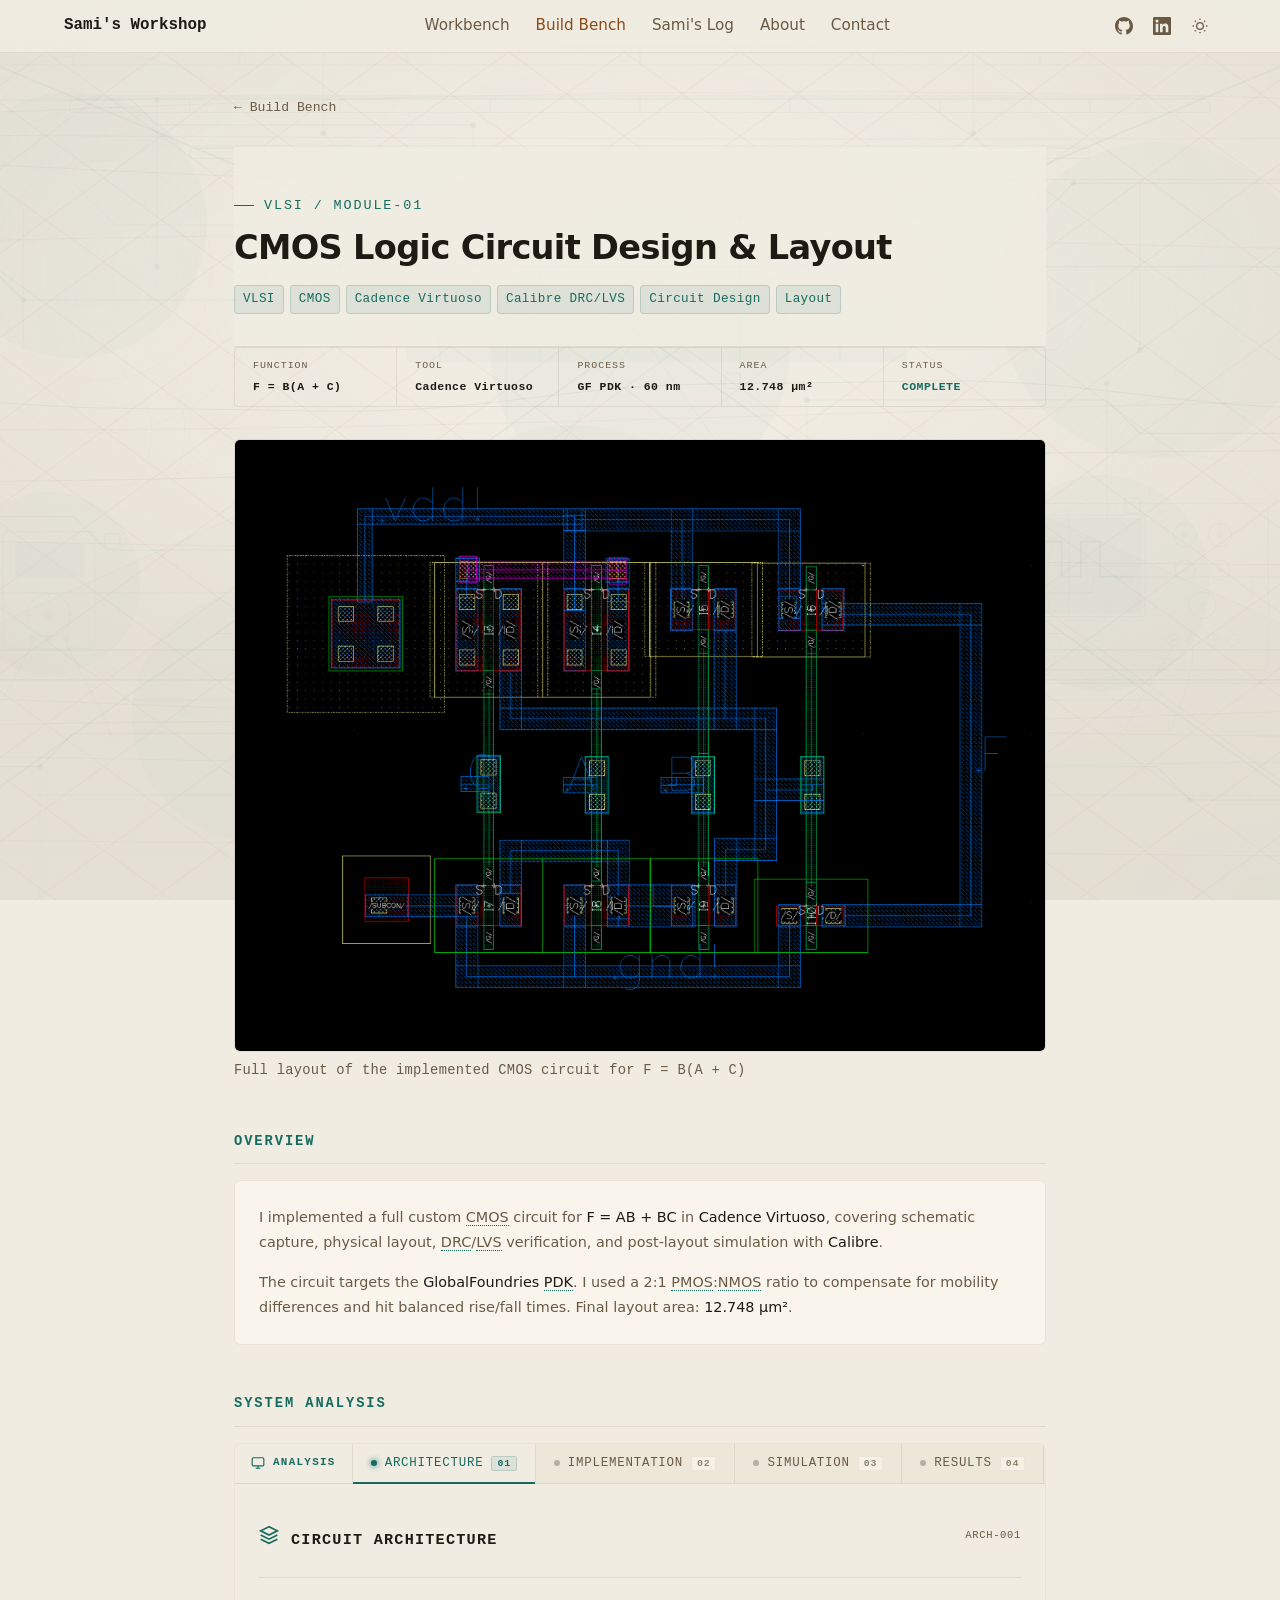
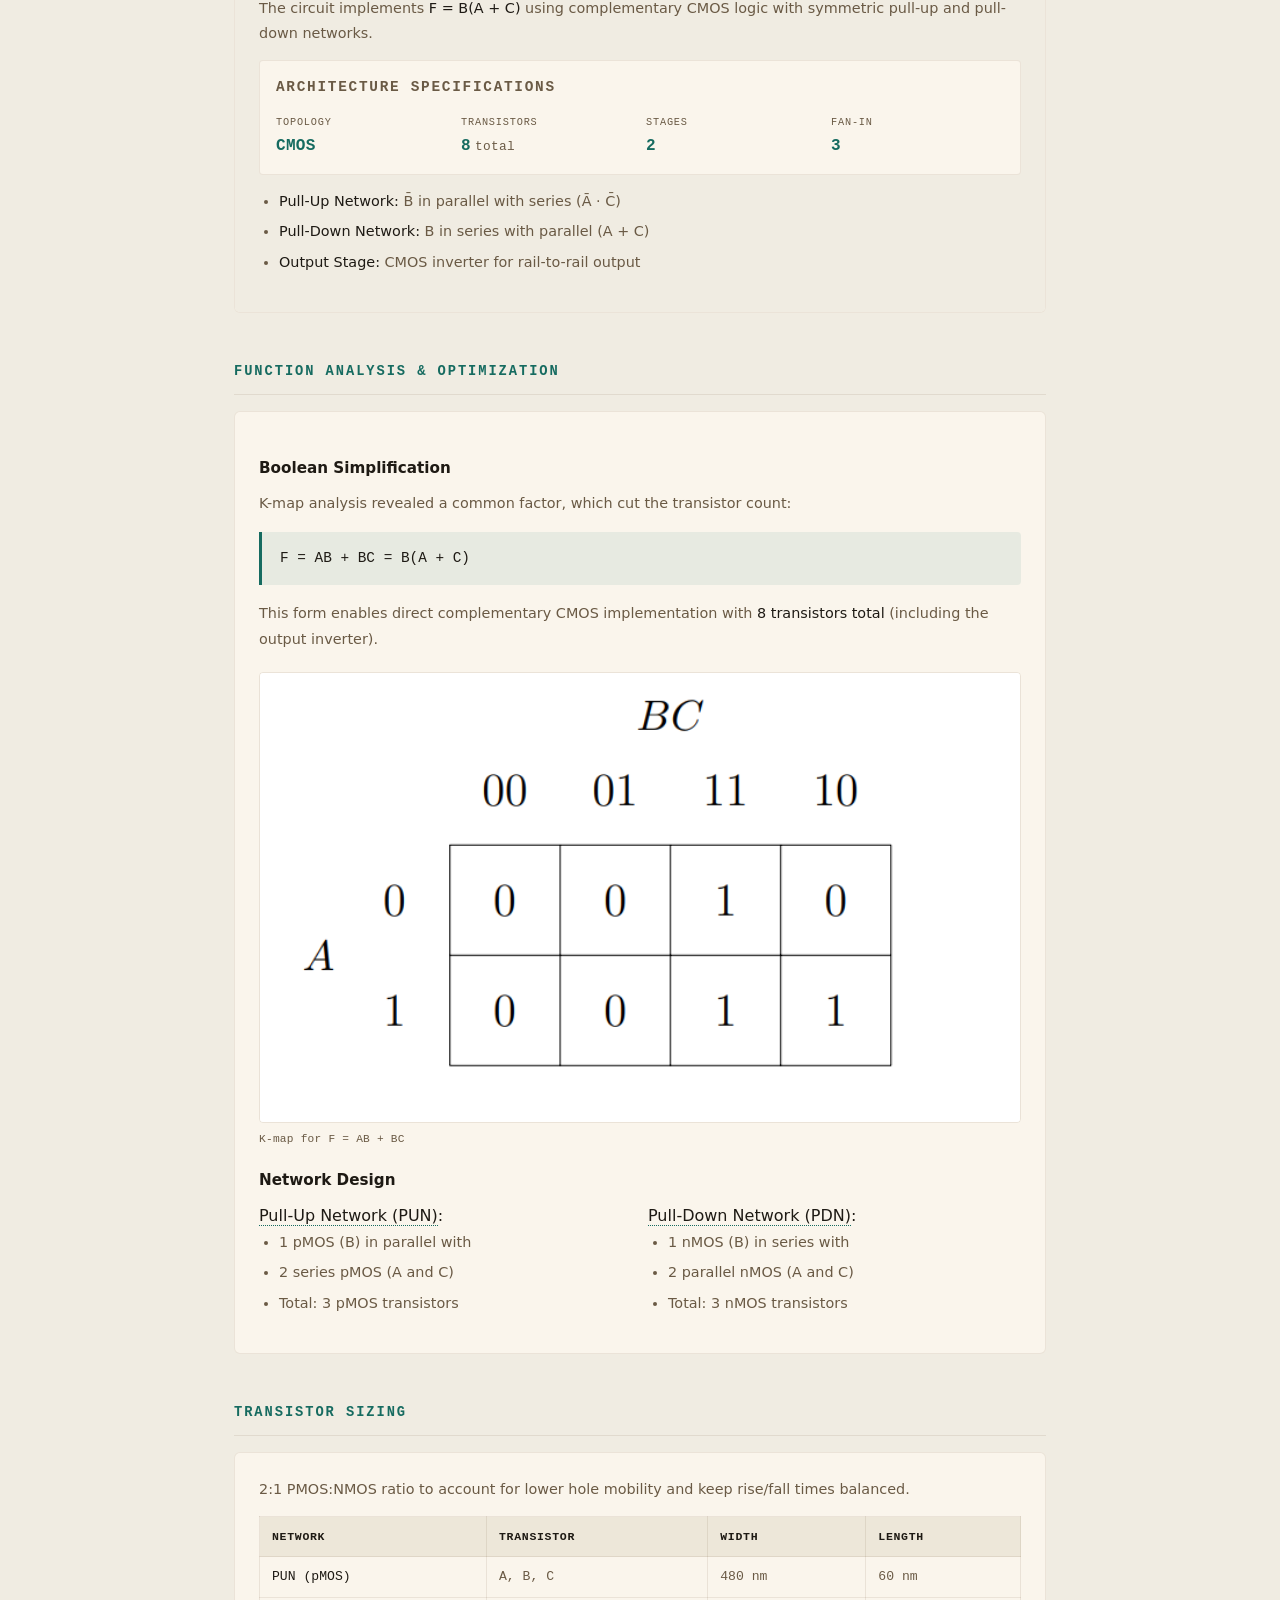
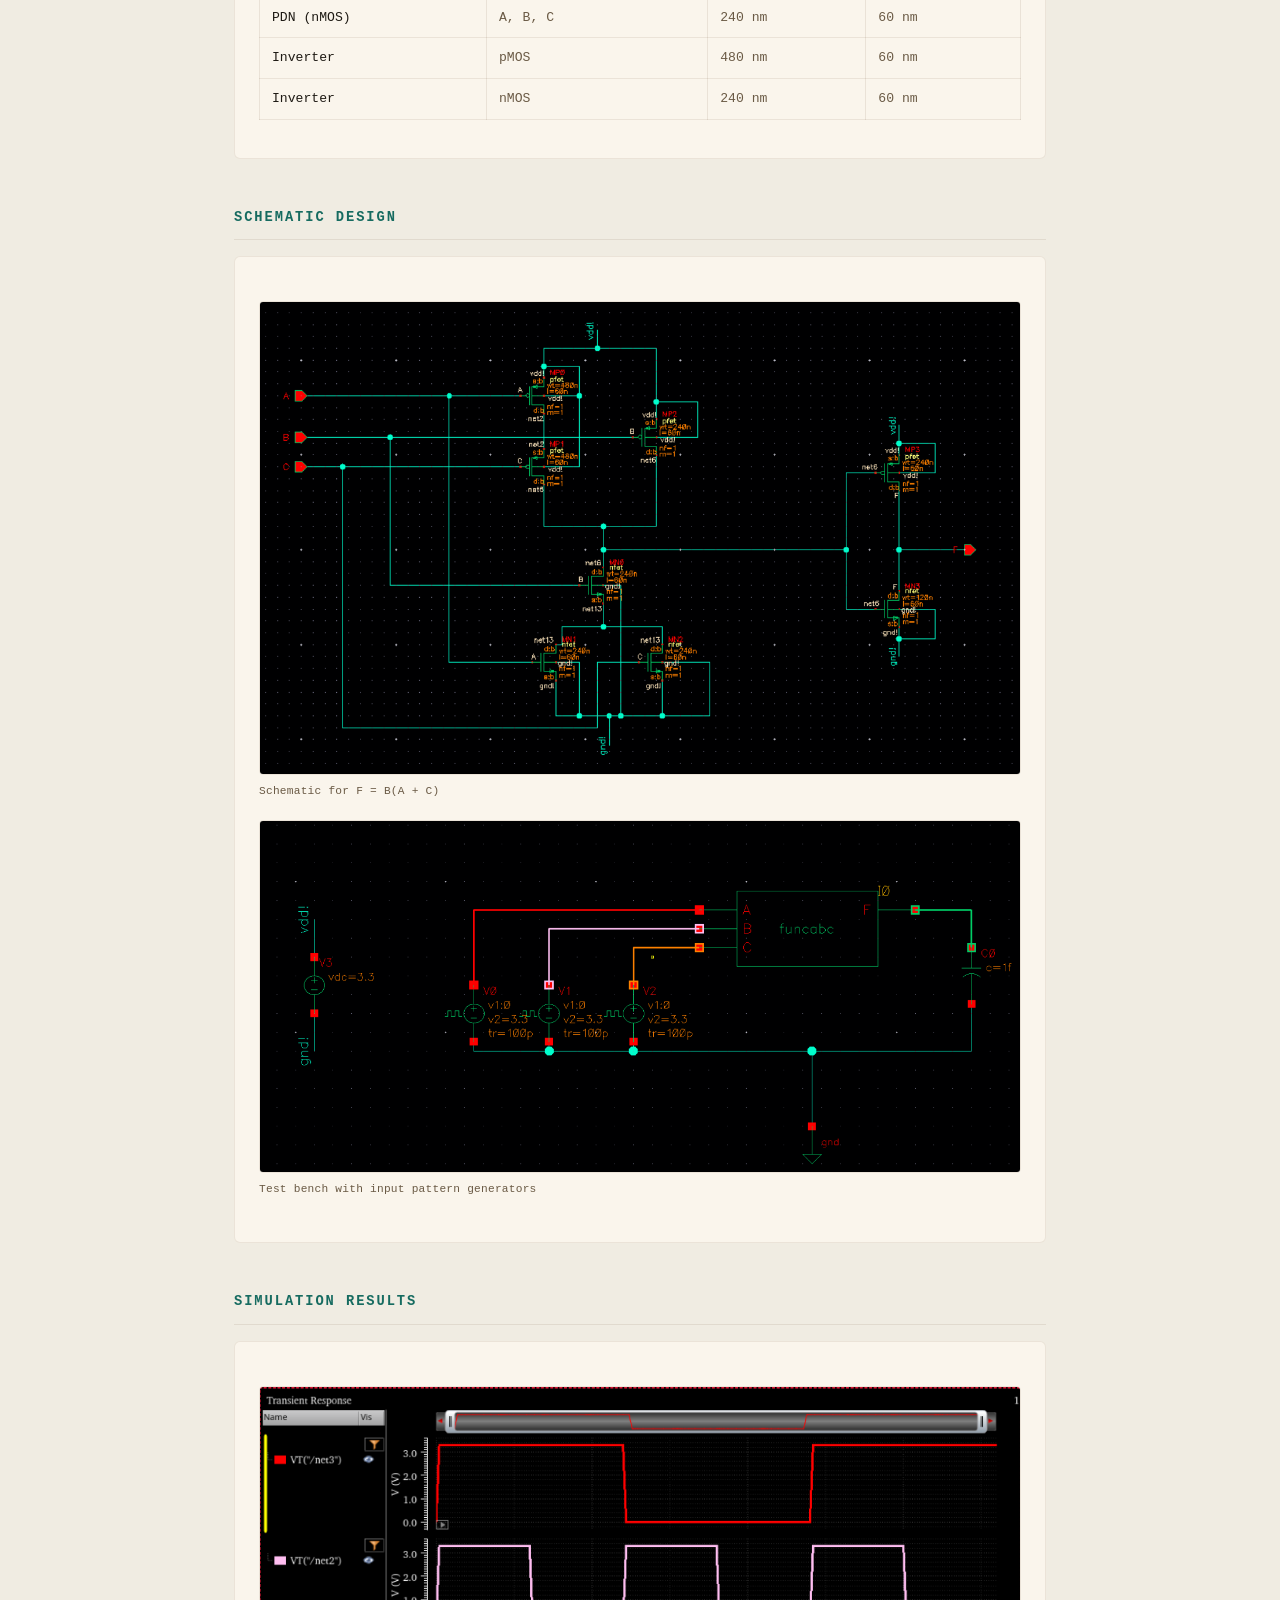
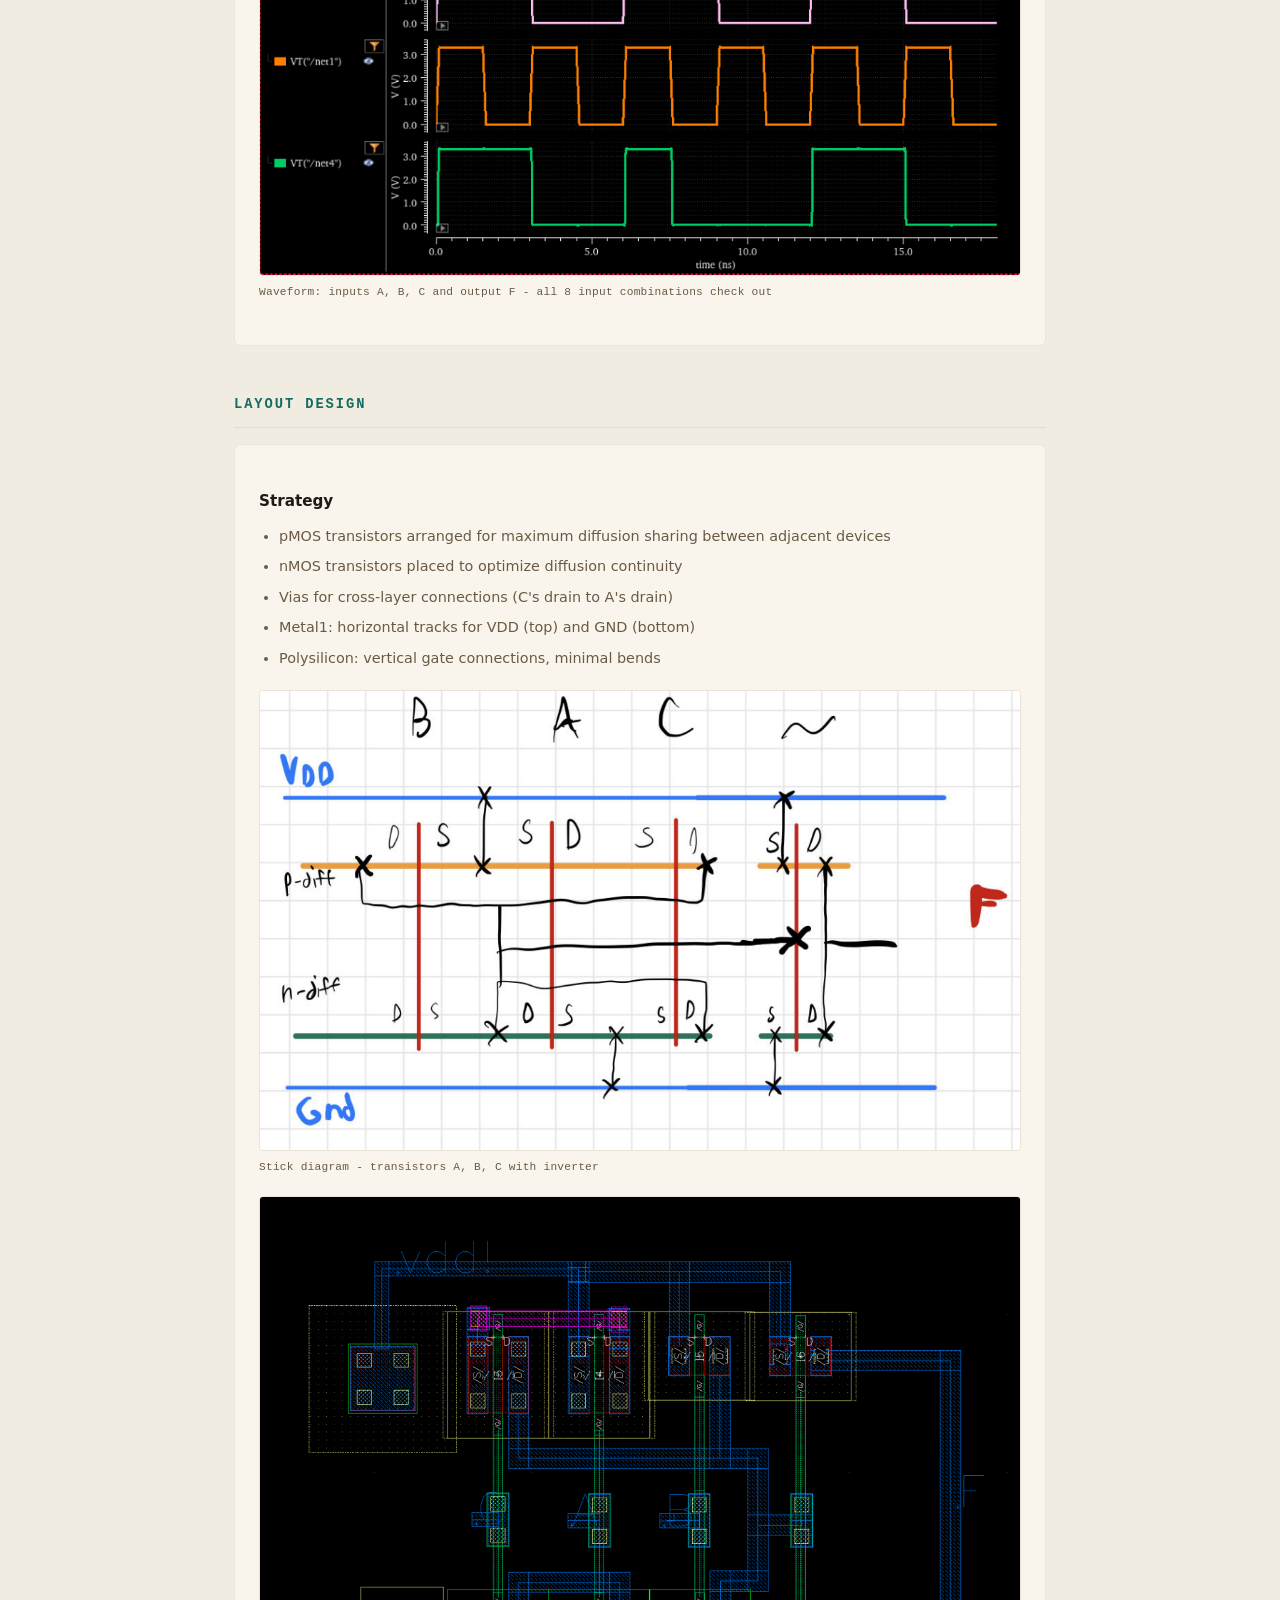
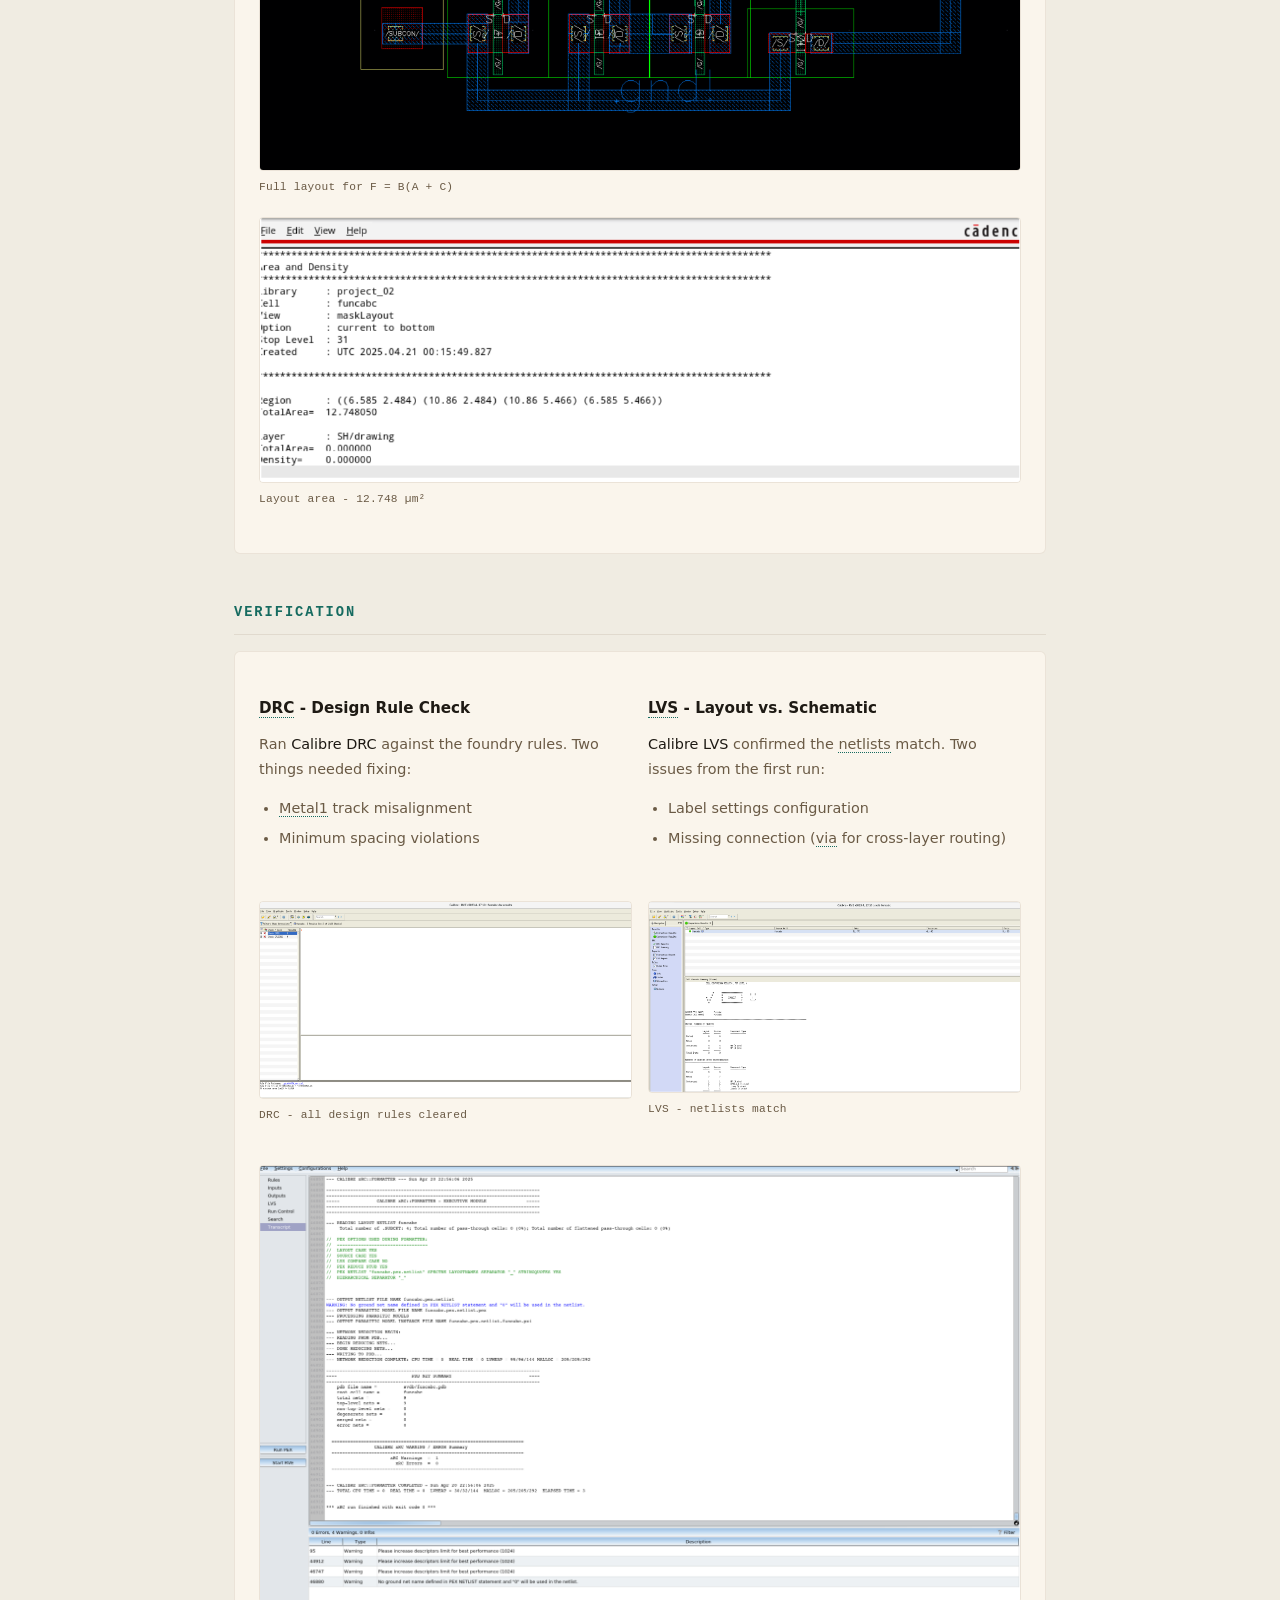
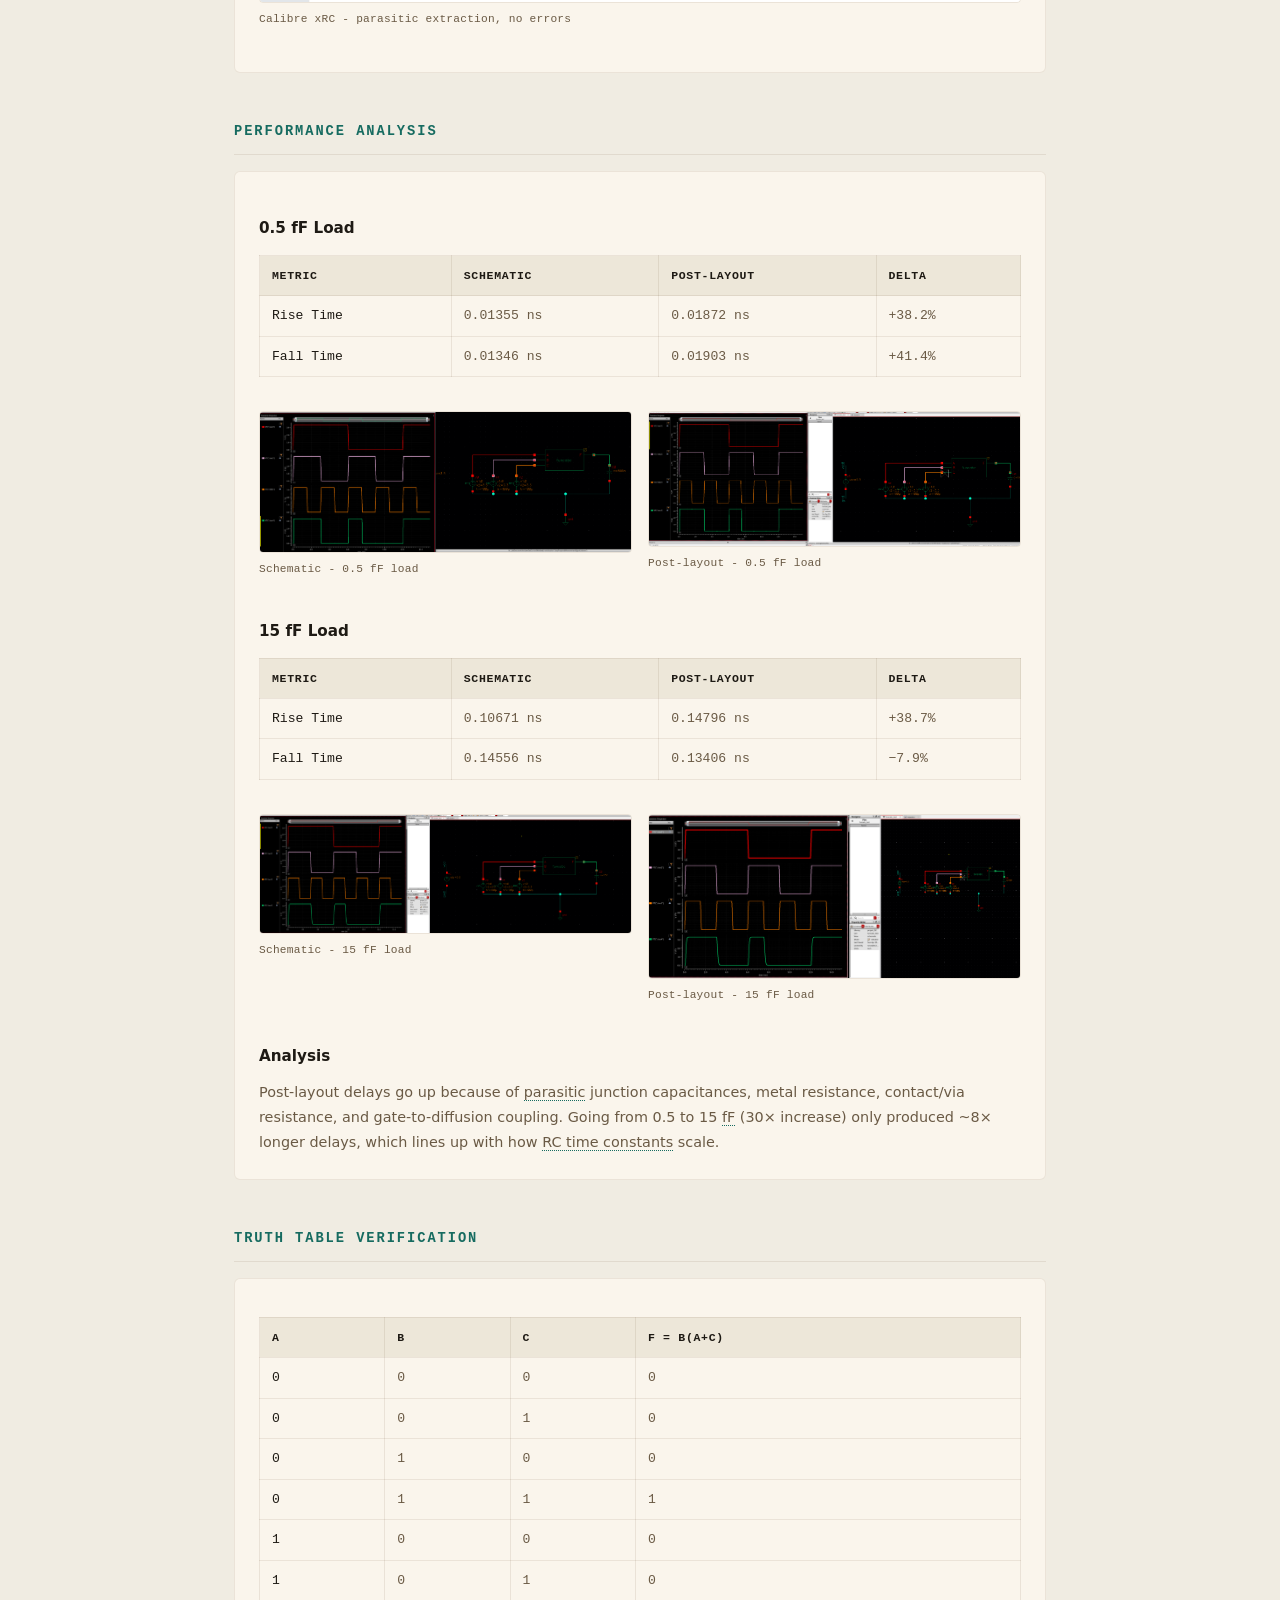
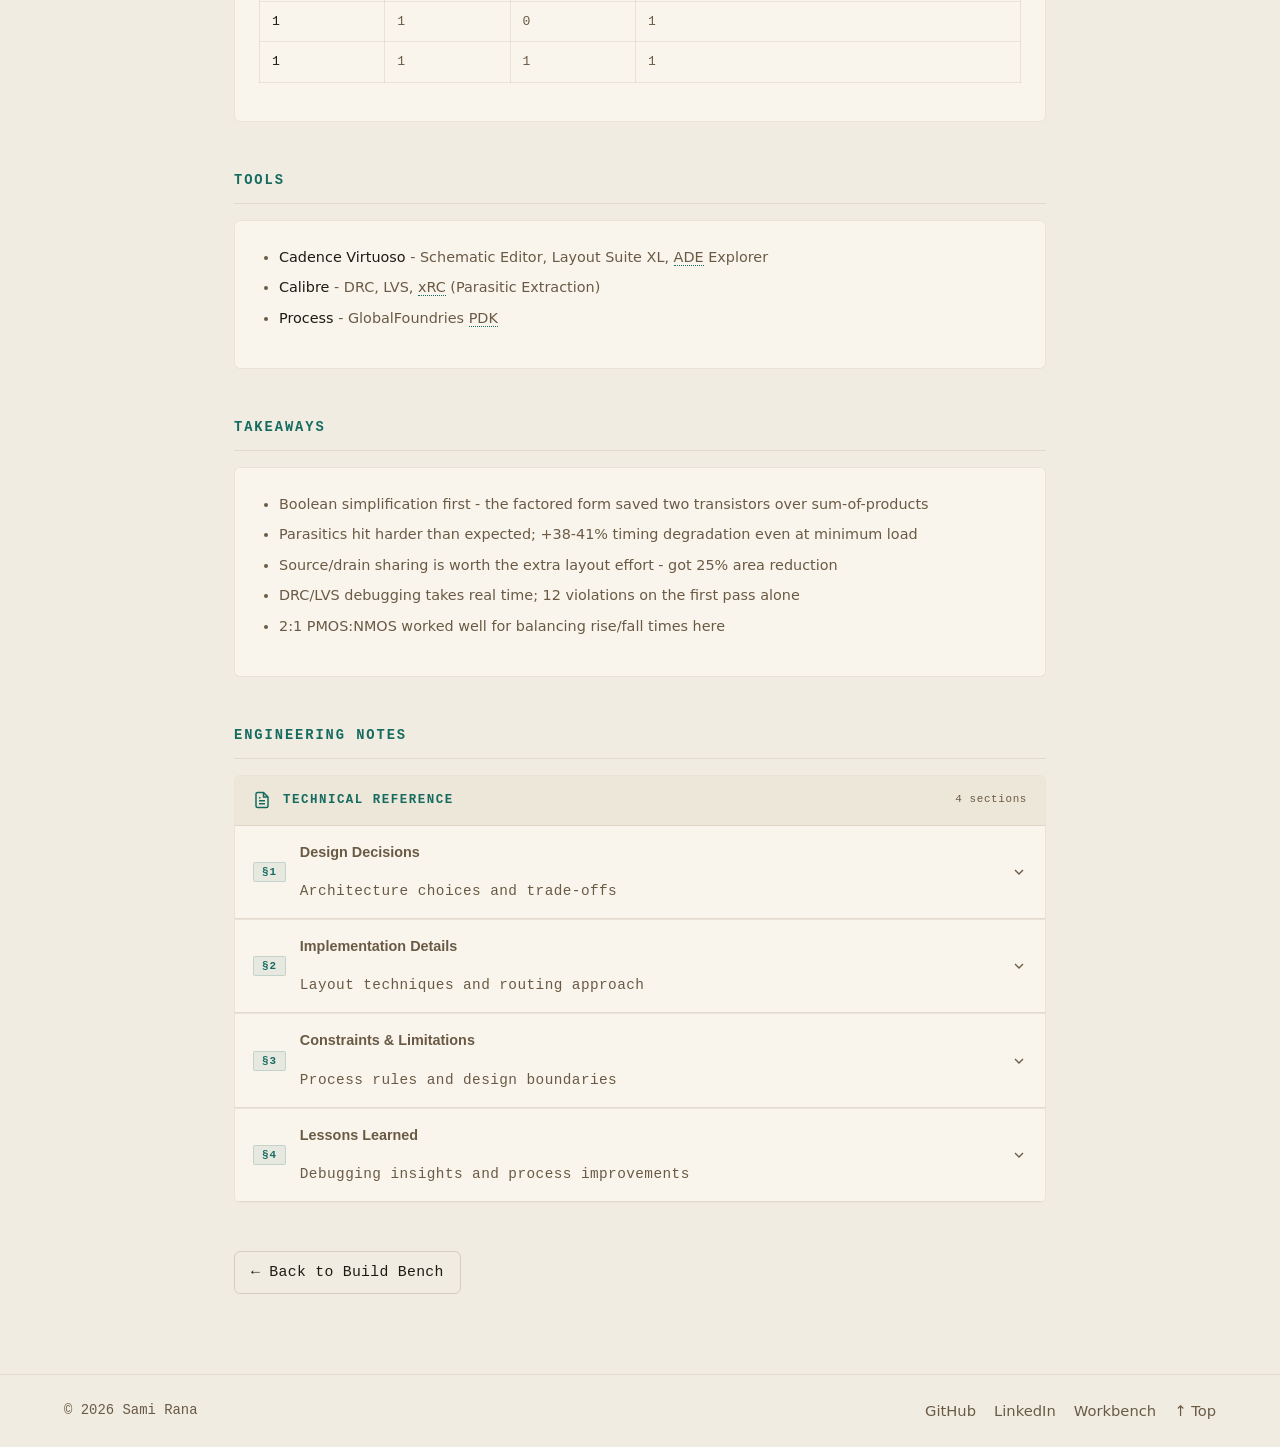
<file: vlsi-cmos-design.html>
<!doctype html>
<html lang="en">
<head>
  <meta charset="utf-8" />
  <meta name="viewport" content="width=device-width, initial-scale=1" />
  <title>CMOS Logic Circuit Design - Build Bench - Sami's Workshop</title>
  <meta name="description" content="CMOS circuit design implementing F = B(A+C) with full layout, verification, and performance analysis using Cadence Virtuoso." />
  <meta name="color-scheme" content="light dark" />
  <link rel="icon" href="data:image/svg+xml,<svg xmlns='http://www.w3.org/2000/svg' viewBox='0 0 100 100'><rect width='100' height='100' fill='%230c0f14'/><text x='50' y='66' font-size='48' text-anchor='middle' fill='%232ea89a' font-family='monospace' font-weight='700'>SR</text></svg>">
  <link rel="stylesheet" href="workshop.css" />
  <link rel="stylesheet" href="workshop-anim.css" />
  <style>
    /* ── Project detail - page-specific styles ── */

    .doc-container { max-width: 860px; }

    /* Module header */
    .module-header { padding: 48px 0 32px; }
    .module-kicker {
      font-family: var(--mono);
      font-size: 0.84rem;
      color: var(--turquoise);
      letter-spacing: 0.14em;
      text-transform: uppercase;
      margin: 0 0 10px;
      display: flex;
      align-items: center;
      gap: 10px;
    }
    .module-kicker::before { content: ''; width: 20px; height: 1px; background: var(--turquoise); }
    .module-header h1 {
      font-size: clamp(1.5rem, 3vw, 2.1rem);
      font-weight: 700;
      margin: 0 0 16px;
      letter-spacing: -0.02em;
      color: var(--text);
      line-height: 1.25;
    }

    /* Hero figure */
    .hero-figure {
      margin: 0 0 28px;
    }
    .hero-figure img {
      width: 100%;
      border-radius: var(--r);
      border: 1px solid var(--border);
      display: block;
    }
    .hero-figure figcaption {
      font-family: var(--mono);
      font-size: 0.86rem;
      color: var(--text-dim);
      margin-top: 8px;
      letter-spacing: 0.02em;
    }

    /* Back link */
    .back-link {
      display: inline-flex;
      align-items: center;
      gap: 6px;
      color: var(--text-dim);
      text-decoration: none;
      font-size: 0.82rem;
      font-family: var(--mono);
      margin-bottom: 28px;
      transition: color 0.15s;
    }
    .back-link:hover { color: var(--turquoise); }

    /* Content sections */
    .doc-section { margin: 48px 0; }
    .doc-section h2 {
      font-family: var(--mono);
      font-size: 0.86rem;
      color: var(--turquoise);
      letter-spacing: 0.14em;
      text-transform: uppercase;
      margin: 0 0 16px;
      padding-bottom: 10px;
      border-bottom: 1px solid var(--border);
    }

    /* Spec strip - quick-reference row under module header */
    .spec-strip {
      display: flex;
      flex-wrap: wrap;
      gap: 0;
      border: 1px solid var(--border);
      border-radius: var(--r-sm);
      overflow: hidden;
      margin-bottom: 32px;
      font-family: var(--mono);
      font-size: 0.72rem;
    }
    .spec-strip-item {
      display: flex;
      flex-direction: column;
      padding: 10px 18px;
      border-right: 1px solid var(--border);
      flex: 1;
      min-width: 100px;
    }
    .spec-strip-item:last-child { border-right: none; }
    .spec-strip-key {
      color: var(--text-dim);
      letter-spacing: 0.10em;
      text-transform: uppercase;
      font-size: 0.62rem;
      margin-bottom: 3px;
    }
    .spec-strip-val {
      color: var(--text);
      font-weight: 600;
      letter-spacing: 0.04em;
    }
    .spec-strip-val.complete { color: var(--turquoise); }
    .doc-section h3 {
      font-size: 0.95rem;
      font-weight: 600;
      color: var(--text);
      margin: 20px 0 10px;
    }
    .doc-section p {
      color: var(--text-dim);
      font-size: 0.9rem;
      line-height: 1.75;
      margin: 0 0 14px;
    }
    .doc-section p:last-child { margin-bottom: 0; }
    .doc-section strong { color: var(--text); font-weight: 500; }
    .doc-section ul, .doc-section ol {
      color: var(--text-dim);
      font-size: 0.9rem;
      padding-left: 20px;
      margin: 0 0 14px;
      line-height: 1.7;
    }
    .doc-section li { margin-bottom: 6px; }

    /* Callout - turquoise tint via zone-accent */
    .callout {
      background: var(--turquoise-dim);
      border-left: 3px solid var(--turquoise);
      padding: 14px 18px;
      border-radius: 0 var(--r-sm) var(--r-sm) 0;
      margin: 16px 0;
    }
    .callout p {
      margin: 0;
      color: var(--text);
      font-family: var(--mono);
      font-size: 0.9rem;
    }

    /* Figures */
    figure { margin: 20px 0; }
    figure img {
      width: 100%;
      border-radius: var(--r-sm);
      border: 1px solid var(--border);
      display: block;
    }
    figcaption {
      font-family: var(--mono);
      font-size: 0.7rem;
      color: var(--text-dim);
      margin-top: 7px;
      letter-spacing: 0.02em;
    }

    /* Two-column figure grid */
    .fig-grid-2 {
      display: grid;
      grid-template-columns: 1fr 1fr;
      gap: 16px;
    }
    @media (max-width: 580px) { .fig-grid-2 { grid-template-columns: 1fr; } }

    /* Two-column text grid */
    .grid-2 {
      display: grid;
      grid-template-columns: 1fr 1fr;
      gap: 16px;
    }
    @media (max-width: 580px) { .grid-2 { grid-template-columns: 1fr; } }

    /* Data table */
    table { width: 100%; border-collapse: collapse; font-size: 0.85rem; margin: 14px 0; }
    th {
      background: var(--surface-2);
      color: var(--text);
      font-family: var(--mono);
      font-size: 0.72rem;
      letter-spacing: 0.06em;
      text-transform: uppercase;
      padding: 10px 12px;
      text-align: left;
      border: 1px solid var(--border);
    }
    td {
      color: var(--text-dim);
      padding: 9px 12px;
      border: 1px solid var(--border);
      font-family: var(--mono);
      font-size: 0.82rem;
    }
    td:first-child { color: var(--text); }

    code {
      font-family: var(--mono);
      background: var(--surface-2);
      padding: 2px 6px;
      border-radius: var(--r-sm);
      font-size: 0.85em;
      color: var(--turquoise);
    }
  </style>

  <script>
    (function(){
      var p = localStorage.getItem('theme');
      if (p) { document.documentElement.classList.toggle('light', p === 'light'); }
      else if (window.matchMedia('(prefers-color-scheme: light)').matches) {
        document.documentElement.classList.add('light');
      }
    })();
    function toggleTheme() {
      var isLight = document.documentElement.classList.toggle('light');
      localStorage.setItem('theme', isLight ? 'light' : 'dark');
    }
  </script>
</head>

<body class="zone-bench">
  <a class="skip-link" href="#main">Skip to content</a>

  <!-- Background Layer 1: Circuit Traces -->
  <div class="bg-layer bg-circuit" aria-hidden="true">
    <svg viewBox="0 0 1920 1080" preserveAspectRatio="xMidYMid slice">
      <path class="trace-thick" d="M0,120 H350 L380,150 H760"/>
      <path class="trace-thick" d="M0,320 H180 L220,360 H560 L600,320 H1920"/>
      <path class="trace-thick" d="M0,620 H280 L320,660 H680"/>
      <path class="trace-thick" d="M1920,220 H1480 L1440,260 H1080"/>
      <path class="trace-thick" d="M1920,520 H1560 L1520,480 H1160"/>
      <path class="trace-thick" d="M1920,820 H1360 L1320,860 H880"/>
      <path class="trace" d="M180,0 V210 L220,250 V420"/>
      <path class="trace" d="M380,120 V320"/>
      <path class="trace" d="M580,0 V160 L620,200 V360"/>
      <path class="trace" d="M760,150 V300 L800,340 V520"/>
      <path class="trace" d="M1160,480 V620 L1120,660 V820"/>
      <path class="trace" d="M1360,0 V160 L1320,200 V370"/>
      <path class="trace" d="M1560,220 V420 L1520,460 V620"/>
      <path class="trace" d="M1080,260 V470"/>
      <path class="trace" d="M280,220 L330,270 H480 L530,220"/>
      <path class="trace" d="M680,360 L730,410 H880 L930,360"/>
      <path class="trace" d="M980,520 L1030,570 H1120 L1170,520"/>
      <path class="trace" d="M1260,370 L1310,420 H1460 L1510,370"/>
      <path class="trace-thick" d="M0,920 H240 L280,880 H520 L560,920 H820"/>
      <path class="trace" d="M240,920 V1080"/>
      <path class="trace" d="M520,880 V720 L560,680 H720"/>
      <path class="trace" d="M820,920 L860,880 V760"/>
      <path class="trace-thick" d="M1920,960 H1620 L1580,920 H1320 L1280,960 H1060"/>
      <path class="trace" d="M1320,920 V800 L1280,760 H1120"/>
      <circle class="via" cx="180" cy="210" r="3.5"/>
      <circle class="via" cx="380" cy="120" r="3.5"/>
      <circle class="via" cx="380" cy="320" r="3.5"/>
      <circle class="via" cx="580" cy="160" r="3.5"/>
      <circle class="via" cx="760" cy="150" r="3.5"/>
      <circle class="via" cx="760" cy="300" r="3.5"/>
      <circle class="via" cx="220" cy="360" r="3.5"/>
      <circle class="via" cx="600" cy="320" r="3.5"/>
      <circle class="via" cx="1080" cy="260" r="3.5"/>
      <circle class="via" cx="1160" cy="480" r="3.5"/>
      <circle class="via" cx="1160" cy="620" r="3.5"/>
      <circle class="via" cx="1360" cy="160" r="3.5"/>
      <circle class="via" cx="1480" cy="220" r="3.5"/>
      <circle class="via" cx="1560" cy="420" r="3.5"/>
      <circle class="via" cx="1520" cy="460" r="3.5"/>
      <circle class="via" cx="1320" cy="860" r="3.5"/>
      <circle class="via" cx="240"  cy="920" r="3.5"/>
      <circle class="via" cx="520"  cy="880" r="3.5"/>
      <circle class="via" cx="820"  cy="920" r="3.5"/>
      <circle class="via" cx="1320" cy="920" r="3.5"/>
      <circle class="via" cx="1620" cy="960" r="3.5"/>
      <rect class="pad" x="163" y="395" width="18" height="18" rx="2"/>
      <rect class="pad" x="603" y="182" width="18" height="18" rx="2"/>
      <rect class="pad" x="802" y="318" width="18" height="18" rx="2"/>
      <rect class="pad" x="1062" y="448" width="18" height="18" rx="2"/>
      <rect class="pad" x="1342" y="182" width="18" height="18" rx="2"/>
      <rect class="pad" x="1542" y="598" width="18" height="18" rx="2"/>
      <rect class="pad" x="318"  y="640" width="18" height="18" rx="2"/>
      <rect class="pad" x="708"  y="658" width="18" height="18" rx="2"/>
      <rect class="pad" x="1102" y="798" width="18" height="18" rx="2"/>
      <rect class="pad" x="848"  y="748" width="18" height="18" rx="2"/>
      <circle class="glow-orb" cx="280"  cy="270"  r="160"/>
      <circle class="glow-orb" cx="1580" cy="360"  r="190"/>
      <circle class="glow-orb" cx="880"  cy="720"  r="210"/>
      <circle class="glow-orb" cx="1180" cy="920"  r="170"/>
      <circle class="glow-orb" cx="500"  cy="860"  r="150"/>
    </svg>
  </div>

  <!-- Background Layer 2: Girih Geometry (canvas) -->
  <canvas class="bg-layer bg-geo" id="geo-canvas" aria-hidden="true"></canvas>

  <!-- Background Layer 3: Signal Waves (canvas) -->
  <canvas class="bg-layer bg-waves" id="wave-canvas" aria-hidden="true"></canvas>

  <!-- Background Layer 4: Physical Scene - Workbench (one-point perspective, VP 960,400) -->
  <div class="bg-layer bg-scene" aria-hidden="true">
    <svg viewBox="0 0 1920 1080" preserveAspectRatio="xMidYMid slice">

      <!-- ── ROOM STRUCTURE ── -->
      <!-- Wall-ceiling edges converging to VP -->
      <line class="s-thick" x1="0"    y1="0"    x2="960" y2="400"/>
      <line class="s-thick" x1="1920" y1="0"    x2="960" y2="400"/>
      <!-- Wall-floor edges converging to VP -->
      <line class="s-thick" x1="0"    y1="1080" x2="960" y2="400"/>
      <line class="s-thick" x1="1920" y1="1080" x2="960" y2="400"/>
      <!-- Intermediate floor perspective lines -->
      <line class="s-line"  x1="480"  y1="1080" x2="960" y2="400"/>
      <line class="s-line"  x1="1440" y1="1080" x2="960" y2="400"/>
      <!-- Floor horizontal depth rings -->
      <line class="s-line"  x1="226"  y1="954"  x2="1694" y2="954"/>
      <line class="s-line"  x1="338"  y1="840"  x2="1582" y2="840"/>
      <line class="s-line"  x1="451"  y1="760"  x2="1469" y2="760"/>

      <!-- Back wall (faint fill around VP zone) -->
      <rect class="s-fill" x="680" y="355" width="600" height="80" rx="0"/>
      <!-- Back wall shelves -->
      <line class="s-thick" x1="680"  y1="340" x2="1240" y2="340"/>
      <line class="s-line"  x1="680"  y1="308" x2="1240" y2="308"/>
      <line class="s-line"  x1="720"  y1="308" x2="720"  y2="435"/>
      <line class="s-line"  x1="840"  y1="308" x2="840"  y2="435"/>
      <line class="s-line"  x1="1080" y1="308" x2="1080" y2="435"/>
      <line class="s-line"  x1="1200" y1="308" x2="1200" y2="435"/>

      <!-- Component reels on back wall shelf (small - far depth) -->
      <circle class="s-line" cx="748"  cy="284" r="18"/><circle class="s-line" cx="748"  cy="284" r="10"/><circle class="s-line" cx="748"  cy="284" r="3"/>
      <circle class="s-line" cx="790"  cy="286" r="16"/><circle class="s-line" cx="790"  cy="286" r="9"/> <circle class="s-line" cx="790"  cy="286" r="3"/>
      <circle class="s-line" cx="830"  cy="285" r="17"/><circle class="s-line" cx="830"  cy="285" r="10"/><circle class="s-line" cx="830"  cy="285" r="3"/>
      <circle class="s-line" cx="1090" cy="284" r="18"/><circle class="s-line" cx="1090" cy="284" r="10"/><circle class="s-line" cx="1090" cy="284" r="3"/>
      <circle class="s-line" cx="1132" cy="286" r="16"/><circle class="s-line" cx="1132" cy="286" r="9"/> <circle class="s-line" cx="1132" cy="286" r="3"/>
      <circle class="s-line" cx="1172" cy="285" r="17"/><circle class="s-line" cx="1172" cy="285" r="10"/><circle class="s-line" cx="1172" cy="285" r="3"/>

      <!-- ── OVERHEAD FLUORESCENT LIGHTS (receding in perspective) ── -->
      <!-- Near tube: wide, near top -->
      <rect class="s-fill" x="138" y="52"  width="1644" height="6"  rx="1"/>
      <rect class="s-line" x="132" y="58"  width="1656" height="20" rx="2"/>
      <line class="s-line" x1="280"  y1="58" x2="280"  y2="78"/>
      <line class="s-line" x1="480"  y1="58" x2="480"  y2="78"/>
      <line class="s-line" x1="680"  y1="58" x2="680"  y2="78"/>
      <line class="s-line" x1="960"  y1="58" x2="960"  y2="78"/>
      <line class="s-line" x1="1240" y1="58" x2="1240" y2="78"/>
      <line class="s-line" x1="1440" y1="58" x2="1440" y2="78"/>
      <line class="s-line" x1="1640" y1="58" x2="1640" y2="78"/>
      <!-- Mid tube: narrower -->
      <rect class="s-fill" x="282" y="114" width="1356" height="5"  rx="1"/>
      <rect class="s-line" x="276" y="119" width="1368" height="16" rx="2"/>
      <line class="s-line" x1="420"  y1="119" x2="420"  y2="135"/>
      <line class="s-line" x1="600"  y1="119" x2="600"  y2="135"/>
      <line class="s-line" x1="780"  y1="119" x2="780"  y2="135"/>
      <line class="s-line" x1="960"  y1="119" x2="960"  y2="135"/>
      <line class="s-line" x1="1140" y1="119" x2="1140" y2="135"/>
      <line class="s-line" x1="1320" y1="119" x2="1320" y2="135"/>
      <line class="s-line" x1="1500" y1="119" x2="1500" y2="135"/>
      <!-- Far tube: narrow, close to ceiling perspective lines -->
      <rect class="s-fill" x="426" y="174" width="1068" height="4"  rx="1"/>
      <rect class="s-line" x="420" y="178" width="1080" height="12" rx="2"/>
      <line class="s-line" x1="540"  y1="178" x2="540"  y2="190"/>
      <line class="s-line" x1="680"  y1="178" x2="680"  y2="190"/>
      <line class="s-line" x1="820"  y1="178" x2="820"  y2="190"/>
      <line class="s-line" x1="960"  y1="178" x2="960"  y2="190"/>
      <line class="s-line" x1="1100" y1="178" x2="1100" y2="190"/>
      <line class="s-line" x1="1240" y1="178" x2="1240" y2="190"/>
      <line class="s-line" x1="1380" y1="178" x2="1380" y2="190"/>

      <!-- ── WORKBENCH SURFACE (trapezoid, recedes to back) ── -->
      <!-- Front: (120,780)→(1800,780)  Back: (562,580)→(1358,580) -->
      <g opacity="0.45">
        <polygon class="s-fill" points="120,780 1800,780 1358,580 562,580"/>
        <rect class="s-fill"  x="120"  y="780" width="1680" height="36"/>
      </g>
      <line class="s-thick" x1="120"  y1="780" x2="1800" y2="780"/>
      <line class="s-thick" x1="562"  y1="580" x2="1358" y2="580"/>
      <line class="s-line"  x1="120"  y1="780" x2="562"  y2="580"/>
      <line class="s-line"  x1="1800" y1="780" x2="1358" y2="580"/>
      <!-- Bench front face (fascia) -->
      <line class="s-thick" x1="120"  y1="816" x2="1800" y2="816"/>
      <!-- Bench legs front pair -->
      <rect class="s-thick" x="146"  y="816" width="22"   height="264"/>
      <rect class="s-line"  x="134"  y="1062" width="46"  height="14" rx="2"/>
      <rect class="s-thick" x="1752" y="816" width="22"   height="264"/>
      <rect class="s-line"  x="1740" y="1062" width="46"  height="14" rx="2"/>
      <!-- Back legs (smaller, in perspective) -->
      <line class="s-line"  x1="576" y1="580" x2="576"  y2="700"/>
      <line class="s-line"  x1="1344" y1="580" x2="1344" y2="700"/>

      <!-- ── MULTIMETER - left, foreground ── -->
      <rect class="s-line" x="196" y="638" width="110" height="140" rx="5"/>
      <rect class="s-fill" x="210" y="652" width="82"  height="42"  rx="2"/>
      <circle class="s-line" cx="251" cy="738" r="26"/>
      <circle class="s-fill" cx="251" cy="738" r="7"/>
      <line class="s-line" x1="251" y1="712" x2="251" y2="718"/>
      <line class="s-line" x1="272" y1="720" x2="268" y2="724"/>
      <line class="s-line" x1="230" y1="720" x2="234" y2="724"/>
      <line class="s-line" x1="277" y1="738" x2="272" y2="738"/>
      <line class="s-line" x1="230" y1="738" x2="225" y2="738"/>
      <circle class="s-fill" cx="231" cy="766" r="5"/>
      <circle class="s-fill" cx="251" cy="766" r="5"/>
      <circle class="s-fill" cx="271" cy="766" r="5"/>
      <!-- probe leads draping off bench -->
      <path class="s-line" d="M231,771 Q210,815 182,862 L174,884"/>
      <path class="s-line" d="M271,771 Q292,815 318,862 L326,884"/>
      <line class="s-line" x1="170" y1="880" x2="178" y2="888"/>
      <line class="s-line" x1="322" y1="880" x2="330" y2="888"/>

      <!-- ── DESK LAMP - center-left ── -->
      <rect class="s-fill"  x="568" y="770" width="24" height="14" rx="3"/>
      <line class="s-thick" x1="580" y1="780" x2="580" y2="700"/>
      <line class="s-thick" x1="580" y1="700" x2="634" y2="614"/>
      <line class="s-thick" x1="634" y1="614" x2="672" y2="558"/>
      <ellipse class="s-line" cx="686" cy="550" rx="28" ry="12"/>
      <line   class="s-line"  x1="672" y1="558" x2="700" y2="543"/>
      <line   class="s-line"  x1="684" y1="562" x2="684" y2="538"/>

      <!-- ── BREADBOARD - bench center, mid-depth ── -->
      <rect class="s-line" x="836" y="672" width="248" height="96" rx="3"/>
      <line class="s-line" x1="852" y1="690" x2="1068" y2="690"/>
      <line class="s-line" x1="852" y1="702" x2="1068" y2="702"/>
      <line class="s-thick" x1="852" y1="720" x2="1068" y2="720"/>
      <line class="s-line" x1="852" y1="738" x2="1068" y2="738"/>
      <line class="s-line" x1="852" y1="750" x2="1068" y2="750"/>
      <!-- IC on breadboard -->
      <rect class="s-fill" x="936" y="696" width="48" height="42" rx="2"/>
      <rect class="s-line" x="936" y="696" width="48" height="42" rx="2"/>
      <path class="s-line" d="M957,696 A4,4 0 0,1 967,696"/>
      <line class="s-line" x1="936" y1="704" x2="928" y2="704"/>
      <line class="s-line" x1="936" y1="712" x2="928" y2="712"/>
      <line class="s-line" x1="936" y1="720" x2="928" y2="720"/>
      <line class="s-line" x1="936" y1="728" x2="928" y2="728"/>
      <line class="s-line" x1="984" y1="704" x2="992" y2="704"/>
      <line class="s-line" x1="984" y1="712" x2="992" y2="712"/>
      <line class="s-line" x1="984" y1="720" x2="992" y2="720"/>
      <line class="s-line" x1="984" y1="728" x2="992" y2="728"/>

      <!-- ── OSCILLOSCOPE - right, foreground ── -->
      <rect class="s-line" x="1370" y="604" width="344" height="200" rx="7"/>
      <rect class="s-line" x="1384" y="618" width="182" height="122" rx="3"/>
      <rect class="s-fill" x="1388" y="622" width="174" height="114" rx="2"/>
      <!-- square wave on screen -->
      <polyline class="s-thick" points="1398,692 1398,650 1420,650 1420,692 1443,692 1443,650 1466,650 1466,692 1489,692 1489,650 1512,650 1512,692 1554,692"/>
      <line class="s-line" x1="1388" y1="679" x2="1562" y2="679"/>
      <line class="s-line" x1="1475" y1="622" x2="1475" y2="736"/>
      <!-- knobs right panel -->
      <circle class="s-line" cx="1614" cy="642" r="14"/><circle class="s-fill" cx="1614" cy="642" r="4"/>
      <line   class="s-line"  x1="1614" y1="628" x2="1614" y2="633"/>
      <circle class="s-line" cx="1656" cy="642" r="14"/><circle class="s-fill" cx="1656" cy="642" r="4"/>
      <line   class="s-line"  x1="1656" y1="628" x2="1656" y2="633"/>
      <circle class="s-line" cx="1614" cy="684" r="12"/><circle class="s-fill" cx="1614" cy="684" r="4"/>
      <circle class="s-line" cx="1656" cy="684" r="12"/><circle class="s-fill" cx="1656" cy="684" r="4"/>
      <circle class="s-line" cx="1635" cy="726" r="16"/><circle class="s-fill" cx="1635" cy="726" r="5"/>
      <!-- input jacks -->
      <circle class="s-line" cx="1600" cy="768" r="7"/><circle class="s-fill" cx="1600" cy="768" r="3"/>
      <circle class="s-line" cx="1624" cy="768" r="7"/><circle class="s-fill" cx="1624" cy="768" r="3"/>
      <circle class="s-line" cx="1648" cy="768" r="7"/><circle class="s-fill" cx="1648" cy="768" r="3"/>
      <circle class="s-line" cx="1672" cy="768" r="7"/><circle class="s-fill" cx="1672" cy="768" r="3"/>
      <!-- probe leads -->
      <path class="s-line" d="M1600,775 Q1578,814 1552,854 L1542,876"/>
      <path class="s-line" d="M1624,775 Q1622,820 1602,860 L1596,878"/>
      <line class="s-line" x1="1538" y1="872" x2="1546" y2="880"/>
      <line class="s-line" x1="1592" y1="874" x2="1600" y2="882"/>

      <!-- Glow orbs -->
      <circle class="s-glow" cx="251"  cy="700" r="110"/>
      <circle class="s-glow" cx="960"  cy="420" r="180"/>
      <circle class="s-glow" cx="1514" cy="700" r="130"/>

    </svg>
  </div>

  <!-- Header -->
  <header>
    <div class="container nav">
      <a class="brand" href="porfolio.html" aria-label="Sami's Workshop - home">
        <span class="brand-text">
          <span class="brand-name">Sami's Workshop</span>
        </span>
      </a>
      <nav class="nav-links" aria-label="Primary navigation">
        <a href="porfolio.html">Workbench</a>
        <a href="porfolio.html#projects" class="active">Build Bench</a>
        <a href="blog.html">Sami's Log</a>
        <a href="porfolio.html#about">About</a>
        <a href="porfolio.html#contact">Contact</a>
      </nav>
      <div class="nav-right">
        <a href="https://github.com/samisrana" target="_blank" rel="noopener"
           aria-label="GitHub" class="icon-btn">
          <svg width="18" height="18" viewBox="0 0 24 24" fill="currentColor">
            <path d="M12 0C5.37 0 0 5.37 0 12c0 5.31 3.435 9.795 8.205 11.385.6.105.825-.255.825-.57 0-.285-.015-1.23-.015-2.235-3.015.555-3.795-.735-4.035-1.41-.135-.345-.72-1.41-1.23-1.695-.42-.225-1.02-.78-.015-.795.945-.015 1.62.87 1.845 1.23 1.08 1.815 2.805 1.305 3.495.99.105-.78.42-1.305.765-1.605-2.67-.3-5.46-1.335-5.46-5.925 0-1.305.465-2.385 1.23-3.225-.12-.3-.54-1.53.12-3.18 0 0 1.005-.315 3.3 1.23.96-.27 1.98-.405 3-.405s2.04.135 3 .405c2.295-1.56 3.3-1.23 3.3-1.23.66 1.65.24 2.88.12 3.18.765.84 1.23 1.905 1.23 3.225 0 4.605-2.805 5.625-5.475 5.925.435.375.81 1.095.81 2.22 0 1.605-.015 2.895-.015 3.3 0 .315.225.69.825.57A12.02 12.02 0 0024 12c0-6.63-5.37-12-12-12z"/>
          </svg>
        </a>
        <a href="https://www.linkedin.com/in/sami-rana-aa722a210/" target="_blank" rel="noopener"
           aria-label="LinkedIn" class="icon-btn">
          <svg width="18" height="18" viewBox="0 0 24 24" fill="currentColor">
            <path d="M20.447 20.452h-3.554v-5.569c0-1.328-.027-3.037-1.852-3.037-1.853 0-2.136 1.445-2.136 2.939v5.667H9.351V9h3.414v1.561h.046c.477-.9 1.637-1.85 3.37-1.85 3.601 0 4.267 2.37 4.267 5.455v6.286zM5.337 7.433a2.062 2.062 0 01-2.063-2.065 2.064 2.064 0 112.063 2.065zm1.782 13.019H3.555V9h3.564v11.452zM22.225 0H1.771C.792 0 0 .774 0 1.729v20.542C0 23.227.792 24 1.771 24h20.451C23.2 24 24 23.227 24 22.271V1.729C24 .774 23.2 0 22.222 0h.003z"/>
          </svg>
        </a>
        <button class="icon-btn" onclick="toggleTheme()" aria-label="Toggle light/dark">
          <svg width="16" height="16" viewBox="0 0 24 24" fill="none" stroke="currentColor" stroke-width="2">
            <circle cx="12" cy="12" r="5"/>
            <path d="M12 1v2M12 21v2M4.22 4.22l1.42 1.42M18.36 18.36l1.42 1.42M1 12h2M21 12h2M4.22 19.78l1.42-1.42M18.36 5.64l1.42-1.42"/>
          </svg>
        </button>
      </div>
    </div>
  </header>

  <main id="main">
    <div class="container doc-container">

      <div style="padding-top: 40px;">
        <a href="porfolio.html#projects" class="back-link">← Build Bench</a>
      </div>

      <header class="module-header">
        <p class="module-kicker">VLSI / MODULE-01</p>
        <h1>CMOS Logic Circuit Design &amp; Layout</h1>
        <div class="tags">
          <span class="tag">VLSI</span>
          <span class="tag">CMOS</span>
          <span class="tag">Cadence Virtuoso</span>
          <span class="tag">Calibre DRC/LVS</span>
          <span class="tag">Circuit Design</span>
          <span class="tag">Layout</span>
        </div>
      </header>

      <div class="spec-strip">
        <div class="spec-strip-item">
          <span class="spec-strip-key">Function</span>
          <span class="spec-strip-val">F = B(A + C)</span>
        </div>
        <div class="spec-strip-item">
          <span class="spec-strip-key">Tool</span>
          <span class="spec-strip-val">Cadence Virtuoso</span>
        </div>
        <div class="spec-strip-item">
          <span class="spec-strip-key">Process</span>
          <span class="spec-strip-val">GF PDK · 60 nm</span>
        </div>
        <div class="spec-strip-item">
          <span class="spec-strip-key">Area</span>
          <span class="spec-strip-val">12.748 µm²</span>
        </div>
        <div class="spec-strip-item">
          <span class="spec-strip-key">Status</span>
          <span class="spec-strip-val complete">COMPLETE</span>
        </div>
      </div>

      <figure class="hero-figure">
        <img src="images/cmos_layout.png" alt="Full layout of the implemented CMOS circuit" />
        <figcaption>Full layout of the implemented CMOS circuit for F = B(A + C)</figcaption>
      </figure>

      <!-- Overview -->
      <section class="doc-section">
        <h2>Overview</h2>
        <div class="card card-pad">
          <p>I implemented a full custom <span class="term" data-def="Complementary Metal-Oxide-Semiconductor - uses paired NMOS and PMOS transistors for low static power consumption">CMOS</span> circuit for <strong>F = AB + BC</strong> in <strong>Cadence Virtuoso</strong>,
          covering schematic capture, physical layout, <span class="term" data-def="Design Rule Check - verifies layout meets manufacturing constraints">DRC</span>/<span class="term" data-def="Layout vs. Schematic - confirms physical layout matches circuit schematic">LVS</span> verification, and post-layout simulation with <strong>Calibre</strong>.</p>
          <p>The circuit targets the <strong>GlobalFoundries <span class="term" data-def="Process Design Kit - foundry-provided files containing device models, design rules, and layer definitions">PDK</span></strong>. I used a 2:1 <span class="term" data-def="P-channel Metal-Oxide-Semiconductor - transistor that conducts when gate is LOW">PMOS</span>:<span class="term" data-def="N-channel Metal-Oxide-Semiconductor - transistor that conducts when gate is HIGH">NMOS</span> ratio to compensate for mobility differences
          and hit balanced rise/fall times. Final layout area: <strong>12.748 µm²</strong>.</p>
        </div>
      </section>

      <!-- System Analysis Tabs -->
      <section class="doc-section">
        <h2>System Analysis</h2>

        <div class="sys-tabs">
          <div class="sys-tabs-bar" role="tablist" aria-label="Project analysis sections">
            <div class="sys-tabs-label">
              <svg class="sys-icon" viewBox="0 0 24 24" fill="none" stroke="currentColor" stroke-width="2">
                <rect x="2" y="3" width="20" height="14" rx="2" ry="2"/>
                <line x1="8" y1="21" x2="16" y2="21"/>
                <line x1="12" y1="17" x2="12" y2="21"/>
              </svg>
              <span>Analysis</span>
            </div>

            <button class="sys-tab" role="tab" aria-selected="true" aria-controls="panel-arch" id="tab-arch" tabindex="0">
              Architecture
              <span class="tab-num">01</span>
            </button>
            <button class="sys-tab" role="tab" aria-selected="false" aria-controls="panel-impl" id="tab-impl" tabindex="-1">
              Implementation
              <span class="tab-num">02</span>
            </button>
            <button class="sys-tab" role="tab" aria-selected="false" aria-controls="panel-sim" id="tab-sim" tabindex="-1">
              Simulation
              <span class="tab-num">03</span>
            </button>
            <button class="sys-tab" role="tab" aria-selected="false" aria-controls="panel-results" id="tab-results" tabindex="-1">
              Results
              <span class="tab-num">04</span>
            </button>

            <div class="sys-tabs-status">
              <span class="status-led"></span>
              READY
            </div>
          </div>

          <div class="sys-tabs-panels">
            <!-- Architecture Panel -->
            <div class="sys-tab-panel" role="tabpanel" id="panel-arch" aria-labelledby="tab-arch" data-active="true">
              <div class="panel-header">
                <svg class="panel-icon" viewBox="0 0 24 24" fill="none" stroke="currentColor" stroke-width="2">
                  <polygon points="12 2 2 7 12 12 22 7 12 2"/>
                  <polyline points="2 17 12 22 22 17"/>
                  <polyline points="2 12 12 17 22 12"/>
                </svg>
                <h3>Circuit Architecture</h3>
                <span class="panel-id">ARCH-001</span>
              </div>

              <p>The circuit implements <strong>F = B(A + C)</strong> using complementary CMOS logic with symmetric pull-up and pull-down networks.</p>

              <div class="data-readout">
                <p class="data-readout-title">Architecture Specifications</p>
                <div class="data-readout-grid">
                  <div class="data-readout-item">
                    <span class="label">Topology</span>
                    <span class="value">CMOS</span>
                  </div>
                  <div class="data-readout-item">
                    <span class="label">Transistors</span>
                    <span class="value">8<span class="unit">total</span></span>
                  </div>
                  <div class="data-readout-item">
                    <span class="label">Stages</span>
                    <span class="value">2</span>
                  </div>
                  <div class="data-readout-item">
                    <span class="label">Fan-in</span>
                    <span class="value">3</span>
                  </div>
                </div>
              </div>

              <ul>
                <li><strong>Pull-Up Network:</strong> B̄ in parallel with series (Ā · C̄)</li>
                <li><strong>Pull-Down Network:</strong> B in series with parallel (A + C)</li>
                <li><strong>Output Stage:</strong> CMOS inverter for rail-to-rail output</li>
              </ul>
            </div>

            <!-- Implementation Panel -->
            <div class="sys-tab-panel" role="tabpanel" id="panel-impl" aria-labelledby="tab-impl" data-active="false">
              <div class="panel-header">
                <svg class="panel-icon" viewBox="0 0 24 24" fill="none" stroke="currentColor" stroke-width="2">
                  <path d="M14.7 6.3a1 1 0 0 0 0 1.4l1.6 1.6a1 1 0 0 0 1.4 0l3.77-3.77a6 6 0 0 1-7.94 7.94l-6.91 6.91a2.12 2.12 0 0 1-3-3l6.91-6.91a6 6 0 0 1 7.94-7.94l-3.76 3.76z"/>
                </svg>
                <h3>Physical Implementation</h3>
                <span class="panel-id">IMPL-001</span>
              </div>

              <p>Laid out in <strong>Cadence Virtuoso</strong> targeting GlobalFoundries 60nm. Transistor placement was built around diffusion sharing to keep area down.</p>

              <div class="data-readout">
                <p class="data-readout-title">Layout Metrics</p>
                <div class="data-readout-grid">
                  <div class="data-readout-item">
                    <span class="label">Total Area</span>
                    <span class="value">12.748<span class="unit">µm²</span></span>
                  </div>
                  <div class="data-readout-item">
                    <span class="label">Width</span>
                    <span class="value">4.18<span class="unit">µm</span></span>
                  </div>
                  <div class="data-readout-item">
                    <span class="label">Height</span>
                    <span class="value">3.05<span class="unit">µm</span></span>
                  </div>
                  <div class="data-readout-item">
                    <span class="label">Metal Layers</span>
                    <span class="value">1</span>
                  </div>
                </div>
              </div>

              <div class="data-readout">
                <p class="data-readout-title">Transistor Sizing</p>
                <div class="data-readout-grid">
                  <div class="data-readout-item">
                    <span class="label">PMOS W/L</span>
                    <span class="value">480/60<span class="unit">nm</span></span>
                  </div>
                  <div class="data-readout-item">
                    <span class="label">NMOS W/L</span>
                    <span class="value">240/60<span class="unit">nm</span></span>
                  </div>
                  <div class="data-readout-item">
                    <span class="label">P:N Ratio</span>
                    <span class="value">2:1</span>
                  </div>
                  <div class="data-readout-item">
                    <span class="label">Min Feature</span>
                    <span class="value">60<span class="unit">nm</span></span>
                  </div>
                </div>
              </div>

              <ul>
                <li>Diffusion sharing between adjacent transistors (25% area reduction)</li>
                <li>Horizontal VDD/GND rails with vertical poly gates</li>
                <li>Single via for cross-layer drain connection</li>
              </ul>
            </div>

            <!-- Simulation Panel -->
            <div class="sys-tab-panel" role="tabpanel" id="panel-sim" aria-labelledby="tab-sim" data-active="false">
              <div class="panel-header">
                <svg class="panel-icon" viewBox="0 0 24 24" fill="none" stroke="currentColor" stroke-width="2">
                  <polyline points="22 12 18 12 15 21 9 3 6 12 2 12"/>
                </svg>
                <h3>Simulation Environment</h3>
                <span class="panel-id">SIM-001</span>
              </div>

              <p>Transient analysis in <strong>ADE Explorer</strong>, using parasitics extracted from Calibre xRC for the post-layout sims.</p>

              <div class="data-readout">
                <p class="data-readout-title">Test Conditions</p>
                <div class="data-readout-grid">
                  <div class="data-readout-item">
                    <span class="label">VDD</span>
                    <span class="value">1.0<span class="unit">V</span></span>
                  </div>
                  <div class="data-readout-item">
                    <span class="label">Temperature</span>
                    <span class="value">25<span class="unit">°C</span></span>
                  </div>
                  <div class="data-readout-item">
                    <span class="label">Process</span>
                    <span class="value">TT</span>
                  </div>
                  <div class="data-readout-item">
                    <span class="label">Load Cap</span>
                    <span class="value">0.5-15<span class="unit">fF</span></span>
                  </div>
                </div>
              </div>

              <div class="data-readout">
                <p class="data-readout-title">Input Stimulus</p>
                <div class="data-readout-grid">
                  <div class="data-readout-item">
                    <span class="label">Signal Type</span>
                    <span class="value">Pulse</span>
                  </div>
                  <div class="data-readout-item">
                    <span class="label">Rise/Fall</span>
                    <span class="value">10<span class="unit">ps</span></span>
                  </div>
                  <div class="data-readout-item">
                    <span class="label">Period A</span>
                    <span class="value">8<span class="unit">ns</span></span>
                  </div>
                  <div class="data-readout-item">
                    <span class="label">Period B</span>
                    <span class="value">4<span class="unit">ns</span></span>
                  </div>
                </div>
              </div>

              <ul>
                <li>8 input combinations verified against truth table</li>
                <li>Rise/fall time measurement at 10%-90% thresholds</li>
                <li>Schematic vs. post-layout comparison for parasitic impact</li>
              </ul>
            </div>

            <!-- Results Panel -->
            <div class="sys-tab-panel" role="tabpanel" id="panel-results" aria-labelledby="tab-results" data-active="false">
              <div class="panel-header">
                <svg class="panel-icon" viewBox="0 0 24 24" fill="none" stroke="currentColor" stroke-width="2">
                  <path d="M22 11.08V12a10 10 0 1 1-5.93-9.14"/>
                  <polyline points="22 4 12 14.01 9 11.01"/>
                </svg>
                <h3>Verification Results</h3>
                <span class="panel-id">RES-001</span>
              </div>

              <p>All checks passed. Post-layout timing degrades as expected from parasitics, well within usable range.</p>

              <div class="data-readout">
                <p class="data-readout-title">Timing @ 0.5 fF Load</p>
                <div class="data-readout-grid">
                  <div class="data-readout-item">
                    <span class="label">Rise (Schem)</span>
                    <span class="value">13.55<span class="unit">ps</span></span>
                  </div>
                  <div class="data-readout-item">
                    <span class="label">Rise (Layout)</span>
                    <span class="value">18.72<span class="unit">ps</span></span>
                  </div>
                  <div class="data-readout-item">
                    <span class="label">Fall (Schem)</span>
                    <span class="value">13.46<span class="unit">ps</span></span>
                  </div>
                  <div class="data-readout-item">
                    <span class="label">Fall (Layout)</span>
                    <span class="value">19.03<span class="unit">ps</span></span>
                  </div>
                </div>
              </div>

              <div class="data-readout">
                <p class="data-readout-title">Verification Status</p>
                <div class="data-readout-grid">
                  <div class="data-readout-item">
                    <span class="label">DRC</span>
                    <span class="value" style="color: var(--turquoise);">PASS</span>
                  </div>
                  <div class="data-readout-item">
                    <span class="label">LVS</span>
                    <span class="value" style="color: var(--turquoise);">PASS</span>
                  </div>
                  <div class="data-readout-item">
                    <span class="label">xRC</span>
                    <span class="value" style="color: var(--turquoise);">PASS</span>
                  </div>
                  <div class="data-readout-item">
                    <span class="label">Functional</span>
                    <span class="value" style="color: var(--turquoise);">PASS</span>
                  </div>
                </div>
              </div>

              <ul>
                <li><strong>Parasitic Impact:</strong> +38% rise time, +41% fall time at 0.5 fF</li>
                <li><strong>Load Scaling:</strong> 8× delay increase for 30× capacitance (RC behavior)</li>
                <li><strong>Symmetry:</strong> Rise/fall balance maintained across load range</li>
              </ul>
            </div>
          </div>
        </div>
      </section>

      <!-- Function analysis -->
      <section class="doc-section">
        <h2>Function Analysis &amp; Optimization</h2>
        <div class="card card-pad">
          <h3>Boolean Simplification</h3>
          <p>K-map analysis revealed a common factor, which cut the transistor count:</p>
          <div class="callout">
            <p>F = AB + BC = B(A + C)</p>
          </div>
          <p>This form enables direct complementary CMOS implementation with <strong>8 transistors total</strong>
          (including the output inverter).</p>

          <figure>
            <img src="images/kmap.png" alt="K-map for F = AB + BC" />
            <figcaption>K-map for F = AB + BC</figcaption>
          </figure>

          <h3>Network Design</h3>
          <div class="grid-2">
            <div>
              <strong><span class="term" data-def="Pull-Up Network - PMOS transistors that connect output to VDD (logic HIGH)">Pull-Up Network (PUN)</span>:</strong>
              <ul>
                <li>1 pMOS (B) in parallel with</li>
                <li>2 series pMOS (A and C)</li>
                <li>Total: 3 pMOS transistors</li>
              </ul>
            </div>
            <div>
              <strong><span class="term" data-def="Pull-Down Network - NMOS transistors that connect output to GND (logic LOW)">Pull-Down Network (PDN)</span>:</strong>
              <ul>
                <li>1 nMOS (B) in series with</li>
                <li>2 parallel nMOS (A and C)</li>
                <li>Total: 3 nMOS transistors</li>
              </ul>
            </div>
          </div>
        </div>
      </section>

      <!-- Transistor sizing -->
      <section class="doc-section">
        <h2>Transistor Sizing</h2>
        <div class="card card-pad">
          <p>2:1 PMOS:NMOS ratio to account for lower hole mobility and keep rise/fall times balanced.</p>
          <table>
            <thead>
              <tr><th>Network</th><th>Transistor</th><th>Width</th><th>Length</th></tr>
            </thead>
            <tbody>
              <tr><td>PUN (pMOS)</td><td>A, B, C</td><td>480 nm</td><td>60 nm</td></tr>
              <tr><td>PDN (nMOS)</td><td>A, B, C</td><td>240 nm</td><td>60 nm</td></tr>
              <tr><td>Inverter</td><td>pMOS</td><td>480 nm</td><td>60 nm</td></tr>
              <tr><td>Inverter</td><td>nMOS</td><td>240 nm</td><td>60 nm</td></tr>
            </tbody>
          </table>
        </div>
      </section>

      <!-- Schematic -->
      <section class="doc-section">
        <h2>Schematic Design</h2>
        <div class="card card-pad">
          <figure>
            <img src="images/schematic.png" alt="Schematic of the implemented CMOS circuit" />
            <figcaption>Schematic for F = B(A + C)</figcaption>
          </figure>
          <figure>
            <img src="images/testbench.png" alt="Test bench schematic" />
            <figcaption>Test bench with input pattern generators</figcaption>
          </figure>
        </div>
      </section>

      <!-- Simulation -->
      <section class="doc-section">
        <h2>Simulation Results</h2>
        <div class="card card-pad">
          <figure>
            <img src="images/waveform.png" alt="Waveform - inputs A, B, C and output F" />
            <figcaption>Waveform: inputs A, B, C and output F - all 8 input combinations check out</figcaption>
          </figure>
        </div>
      </section>

      <!-- Layout -->
      <section class="doc-section">
        <h2>Layout Design</h2>
        <div class="card card-pad">
          <h3>Strategy</h3>
          <ul>
            <li>pMOS transistors arranged for maximum diffusion sharing between adjacent devices</li>
            <li>nMOS transistors placed to optimize diffusion continuity</li>
            <li>Vias for cross-layer connections (C's drain to A's drain)</li>
            <li>Metal1: horizontal tracks for VDD (top) and GND (bottom)</li>
            <li>Polysilicon: vertical gate connections, minimal bends</li>
          </ul>

          <figure>
            <img src="images/stick_diagram.png" alt="Stick diagram" />
            <figcaption>Stick diagram - transistors A, B, C with inverter</figcaption>
          </figure>

          <figure>
            <img src="images/cmos_layout.png" alt="Full CMOS layout" />
            <figcaption>Full layout for F = B(A + C)</figcaption>
          </figure>

          <figure>
            <img src="images/layout_size.png" alt="Layout size measurement" />
            <figcaption>Layout area - 12.748 µm²</figcaption>
          </figure>
        </div>
      </section>

      <!-- Verification -->
      <section class="doc-section">
        <h2>Verification</h2>
        <div class="card card-pad">
          <div class="grid-2">
            <div>
              <h3><span class="term" data-def="Design Rule Check - automated verification that layout meets foundry manufacturing constraints">DRC</span> - Design Rule Check</h3>
              <p>Ran <strong>Calibre DRC</strong> against the foundry rules. Two things needed fixing:</p>
              <ul>
                <li><span class="term" data-def="First metal interconnect layer, typically used for local routing">Metal1</span> track misalignment</li>
                <li>Minimum spacing violations</li>
              </ul>
            </div>
            <div>
              <h3><span class="term" data-def="Layout vs. Schematic - verifies physical layout matches intended circuit connectivity">LVS</span> - Layout vs. Schematic</h3>
              <p><strong>Calibre LVS</strong> confirmed the <span class="term" data-def="Circuit connectivity description listing components and their connections">netlists</span> match. Two issues from the first run:</p>
              <ul>
                <li>Label settings configuration</li>
                <li>Missing connection (<span class="term" data-def="Vertical metal connection between different routing layers">via</span> for cross-layer routing)</li>
              </ul>
            </div>
          </div>

          <div class="fig-grid-2" style="margin-top:16px;">
            <figure>
              <img src="images/drc_results.png" alt="DRC results - all rules cleared" />
              <figcaption>DRC - all design rules cleared</figcaption>
            </figure>
            <figure>
              <img src="images/lvs_results.png" alt="LVS results - netlists match" />
              <figcaption>LVS - netlists match</figcaption>
            </figure>
          </div>
          <figure>
            <img src="images/pex_results.png" alt="Calibre xRC extraction" />
            <figcaption>Calibre xRC - parasitic extraction, no errors</figcaption>
          </figure>
        </div>
      </section>

      <!-- Performance -->
      <section class="doc-section">
        <h2>Performance Analysis</h2>
        <div class="card card-pad">
          <h3>0.5 fF Load</h3>
          <table>
            <thead><tr><th>Metric</th><th>Schematic</th><th>Post-Layout</th><th>Delta</th></tr></thead>
            <tbody>
              <tr><td>Rise Time</td><td>0.01355 ns</td><td>0.01872 ns</td><td>+38.2%</td></tr>
              <tr><td>Fall Time</td><td>0.01346 ns</td><td>0.01903 ns</td><td>+41.4%</td></tr>
            </tbody>
          </table>
          <div class="fig-grid-2">
            <figure>
              <img src="images/sim_schematic_0.5fF.png" alt="Schematic sim - 0.5 fF" />
              <figcaption>Schematic - 0.5 fF load</figcaption>
            </figure>
            <figure>
              <img src="images/sim_postlayout_0.5fF.png" alt="Post-layout sim - 0.5 fF" />
              <figcaption>Post-layout - 0.5 fF load</figcaption>
            </figure>
          </div>

          <h3>15 fF Load</h3>
          <table>
            <thead><tr><th>Metric</th><th>Schematic</th><th>Post-Layout</th><th>Delta</th></tr></thead>
            <tbody>
              <tr><td>Rise Time</td><td>0.10671 ns</td><td>0.14796 ns</td><td>+38.7%</td></tr>
              <tr><td>Fall Time</td><td>0.14556 ns</td><td>0.13406 ns</td><td>−7.9%</td></tr>
            </tbody>
          </table>
          <div class="fig-grid-2">
            <figure>
              <img src="images/sim_schematic_15fF.png" alt="Schematic sim - 15 fF" />
              <figcaption>Schematic - 15 fF load</figcaption>
            </figure>
            <figure>
              <img src="images/sim_postlayout_15fF.png" alt="Post-layout sim - 15 fF" />
              <figcaption>Post-layout - 15 fF load</figcaption>
            </figure>
          </div>

          <h3>Analysis</h3>
          <p>Post-layout delays go up because of <span class="term" data-def="Unintended capacitances from physical layout - junction, overlap, and fringing capacitances">parasitic</span> junction capacitances, metal resistance,
          contact/via resistance, and gate-to-diffusion coupling. Going from 0.5 to 15 <span class="term" data-def="Femtofarad - 10⁻¹⁵ farads, typical on-chip capacitance unit">fF</span> (30× increase)
          only produced ~8× longer delays, which lines up with how <span class="term" data-def="Resistance × Capacitance - determines signal propagation delay in interconnects">RC time constants</span> scale.</p>
        </div>
      </section>

      <!-- Truth table -->
      <section class="doc-section">
        <h2>Truth Table Verification</h2>
        <div class="card card-pad">
          <table>
            <thead><tr><th>A</th><th>B</th><th>C</th><th>F = B(A+C)</th></tr></thead>
            <tbody>
              <tr><td>0</td><td>0</td><td>0</td><td>0</td></tr>
              <tr><td>0</td><td>0</td><td>1</td><td>0</td></tr>
              <tr><td>0</td><td>1</td><td>0</td><td>0</td></tr>
              <tr><td>0</td><td>1</td><td>1</td><td>1</td></tr>
              <tr><td>1</td><td>0</td><td>0</td><td>0</td></tr>
              <tr><td>1</td><td>0</td><td>1</td><td>0</td></tr>
              <tr><td>1</td><td>1</td><td>0</td><td>1</td></tr>
              <tr><td>1</td><td>1</td><td>1</td><td>1</td></tr>
            </tbody>
          </table>
        </div>
      </section>

      <!-- Tools -->
      <section class="doc-section">
        <h2>Tools</h2>
        <div class="card card-pad">
          <ul>
            <li><strong>Cadence Virtuoso</strong> - Schematic Editor, Layout Suite XL, <span class="term" data-def="Analog Design Environment - Cadence's simulation and analysis framework">ADE</span> Explorer</li>
            <li><strong>Calibre</strong> - DRC, LVS, <span class="term" data-def="Parasitic Extraction - extracts resistance and capacitance from physical layout for accurate simulation">xRC</span> (Parasitic Extraction)</li>
            <li><strong>Process</strong> - GlobalFoundries <span class="term" data-def="Process Design Kit - complete set of files for designing in a specific fabrication process">PDK</span></li>
          </ul>
        </div>
      </section>

      <!-- Takeaways -->
      <section class="doc-section">
        <h2>Takeaways</h2>
        <div class="card card-pad">
          <ul>
            <li>Boolean simplification first - the factored form saved two transistors over sum-of-products</li>
            <li>Parasitics hit harder than expected; +38-41% timing degradation even at minimum load</li>
            <li>Source/drain sharing is worth the extra layout effort - got 25% area reduction</li>
            <li>DRC/LVS debugging takes real time; 12 violations on the first pass alone</li>
            <li>2:1 PMOS:NMOS worked well for balancing rise/fall times here</li>
          </ul>
        </div>
      </section>

      <!-- Engineering Notes -->
      <section class="doc-section">
        <h2>Engineering Notes</h2>

        <div class="tech-notes">
          <div class="tech-notes-header">
            <svg class="notes-icon" viewBox="0 0 24 24" fill="none" stroke="currentColor" stroke-width="2">
              <path d="M14 2H6a2 2 0 0 0-2 2v16a2 2 0 0 0 2 2h12a2 2 0 0 0 2-2V8z"/>
              <polyline points="14 2 14 8 20 8"/>
              <line x1="16" y1="13" x2="8" y2="13"/>
              <line x1="16" y1="17" x2="8" y2="17"/>
              <polyline points="10 9 9 9 8 9"/>
            </svg>
            <span class="notes-title">Technical Reference</span>
            <span class="notes-count"></span>
          </div>

          <!-- Design Decisions -->
          <div class="tech-note">
            <button class="tech-note-trigger" aria-expanded="false">
              <span class="note-section-id">§1</span>
              <div class="note-header-content">
                <p class="note-title">Design Decisions</p>
                <p class="note-summary">Architecture choices and trade-offs</p>
              </div>
              <svg class="note-expand-icon" viewBox="0 0 24 24" fill="none" stroke="currentColor" stroke-width="2">
                <polyline points="6 9 12 15 18 9"/>
              </svg>
            </button>
            <div class="tech-note-content">
              <div class="tech-note-inner">
                <div class="tech-note-body">
                  <div class="note-subsection">
                    <p class="note-subsection-title">Function Form Selection</p>
                    <p>I went with <strong>F = B(A + C)</strong> over <code>F = AB + BC</code> to keep the series transistor stack shorter. The factored form only needs one series connection in the PDN (B gating the parallel A/C), while sum-of-products would require two separate series paths.</p>
                  </div>
                  <div class="note-subsection">
                    <p class="note-subsection-title">Sizing Strategy</p>
                    <p>Used 2:1 PMOS:NMOS based on the typical hole/electron mobility ratio in GF process. You could push to 2.5:1 for better balance, but the area hit wasn't worth it here.</p>
                    <dl class="note-specs">
                      <dt>PMOS Width</dt>
                      <dd>480 nm (8× minimum)</dd>
                      <dt>NMOS Width</dt>
                      <dd>240 nm (4× minimum)</dd>
                      <dt>Gate Length</dt>
                      <dd>60 nm (minimum feature size)</dd>
                    </dl>
                  </div>
                  <div class="note-subsection">
                    <p class="note-subsection-title">Inverter Placement</p>
                    <p>Output inverter uses the same sizing as the main stage. For a real design you'd size it based on actual fanout and load, but minimum sizing was fine here.</p>
                  </div>
                </div>
              </div>
            </div>
          </div>

          <!-- Implementation Details -->
          <div class="tech-note">
            <button class="tech-note-trigger" aria-expanded="false">
              <span class="note-section-id">§2</span>
              <div class="note-header-content">
                <p class="note-title">Implementation Details</p>
                <p class="note-summary">Layout techniques and routing approach</p>
              </div>
              <svg class="note-expand-icon" viewBox="0 0 24 24" fill="none" stroke="currentColor" stroke-width="2">
                <polyline points="6 9 12 15 18 9"/>
              </svg>
            </button>
            <div class="tech-note-content">
              <div class="tech-note-inner">
                <div class="tech-note-body">
                  <div class="note-subsection">
                    <p class="note-subsection-title">Diffusion Sharing</p>
                    <p>Adjacent transistors share source/drain diffusions where possible, reducing total active area by approximately <strong>25%</strong> compared to isolated devices.</p>
                    <ul>
                      <li>PMOS A and B share drain diffusion</li>
                      <li>PMOS B and C share source diffusion</li>
                      <li>NMOS devices share common source to GND</li>
                    </ul>
                  </div>
                  <div class="note-subsection">
                    <p class="note-subsection-title">Metal Routing</p>
                    <p>Single Metal1 layer for all interconnects. VDD and GND rails run horizontally along the top and bottom edges. Signal routing uses vertical poly where possible to avoid extra metal crossings.</p>
                    <div class="note-callout">
                      <p>The via connecting C's drain to A's drain was a late fix after LVS flagged a mismatch. Adding explicit net labels in Virtuoso is non-negotiable.</p>
                    </div>
                  </div>
                  <div class="note-subsection">
                    <p class="note-subsection-title">Guard Ring</p>
                    <p>No guard ring in this design. A real cell would include substrate and well ties for latch-up protection.</p>
                  </div>
                </div>
              </div>
            </div>
          </div>

          <!-- Constraints -->
          <div class="tech-note">
            <button class="tech-note-trigger" aria-expanded="false">
              <span class="note-section-id">§3</span>
              <div class="note-header-content">
                <p class="note-title">Constraints &amp; Limitations</p>
                <p class="note-summary">Process rules and design boundaries</p>
              </div>
              <svg class="note-expand-icon" viewBox="0 0 24 24" fill="none" stroke="currentColor" stroke-width="2">
                <polyline points="6 9 12 15 18 9"/>
              </svg>
            </button>
            <div class="tech-note-content">
              <div class="tech-note-inner">
                <div class="tech-note-body">
                  <div class="note-subsection">
                    <p class="note-subsection-title">DRC Constraints</p>
                    <dl class="note-specs">
                      <dt>Min Metal Width</dt>
                      <dd>70 nm</dd>
                      <dt>Min Metal Spacing</dt>
                      <dd>70 nm</dd>
                      <dt>Min Poly Spacing</dt>
                      <dd>80 nm</dd>
                      <dt>Contact Size</dt>
                      <dd>65 × 65 nm</dd>
                      <dt>Via Size</dt>
                      <dd>70 × 70 nm</dd>
                    </dl>
                  </div>
                  <div class="note-subsection">
                    <p class="note-subsection-title">Operating Limits</p>
                    <p>Design validated for nominal conditions only. Full characterization would require corner analysis (FF/SS/TT) and temperature sweep (-40°C to 125°C).</p>
                    <dl class="note-specs">
                      <dt>VDD</dt>
                      <dd>1.0 V (nominal)</dd>
                      <dt>Temperature</dt>
                      <dd>25°C (nominal)</dd>
                      <dt>Process Corner</dt>
                      <dd>TT (typical-typical)</dd>
                    </dl>
                  </div>
                </div>
              </div>
            </div>
          </div>

          <!-- Lessons Learned -->
          <div class="tech-note">
            <button class="tech-note-trigger" aria-expanded="false">
              <span class="note-section-id">§4</span>
              <div class="note-header-content">
                <p class="note-title">Lessons Learned</p>
                <p class="note-summary">Debugging insights and process improvements</p>
              </div>
              <svg class="note-expand-icon" viewBox="0 0 24 24" fill="none" stroke="currentColor" stroke-width="2">
                <polyline points="6 9 12 15 18 9"/>
              </svg>
            </button>
            <div class="tech-note-content">
              <div class="tech-note-inner">
                <div class="tech-note-body">
                  <div class="note-subsection">
                    <p class="note-subsection-title">LVS Debugging</p>
                    <p>First LVS run failed because of <strong>missing label attachments</strong>. Virtuoso needs explicit net labels on layout pins. Schematic net names don't carry over automatically.</p>
                    <ul>
                      <li>Always verify pin labels after layout completion</li>
                      <li>Use Calibre's "discrepancy" view to trace net mismatches</li>
                      <li>Check that label layer matches PDK specification</li>
                    </ul>
                  </div>
                  <div class="note-subsection">
                    <p class="note-subsection-title">DRC Iteration</p>
                    <p>First pass had <strong>12 DRC violations</strong>, mostly metal spacing errors where signals converged near the output node. Fixed by widening the routing channel and jogging traces instead of going diagonal.</p>
                  </div>
                  <div class="note-subsection">
                    <p class="note-subsection-title">Simulation Setup</p>
                    <p>Ran post-layout sim against the schematic view by accident the first time and got suspiciously fast numbers. Need to set the config view to <code>av_extracted</code> in ADE before running.</p>
                    <div class="note-callout">
                      <p>Set config view to <code>av_extracted</code> before post-layout sims. Easy to miss, and the timing numbers look fine until you compare.</p>
                    </div>
                  </div>
                </div>
              </div>
            </div>
          </div>

        </div>
      </section>

      <div style="margin: 40px 0 16px;">
        <a class="btn btn-secondary" href="porfolio.html#projects">← Back to Build Bench</a>
      </div>

    </div>
  </main>

  <footer>
    <div class="container footer-inner">
      <span class="copyright">© <span id="yr"></span> Sami Rana</span>
      <nav class="footer-links" aria-label="Footer navigation">
        <a href="https://github.com/samisrana">GitHub</a>
        <a href="https://www.linkedin.com/in/sami-rana-aa722a210/">LinkedIn</a>
        <a href="porfolio.html">Workbench</a>
        <a href="#top">↑ Top</a>
      </nav>
    </div>
  </footer>

  <script src="workshop-bg.js"></script>
  <script src="workshop-anim.js"></script>
  <script>
    document.getElementById('yr').textContent = new Date().getFullYear();
    WorkshopBG.init();
    WorkshopAnim.init({ acq: true, station: true, reels: true, signal: true, parallax: true, sectionLabel: true });
  </script>
</body>
</html>
</file>
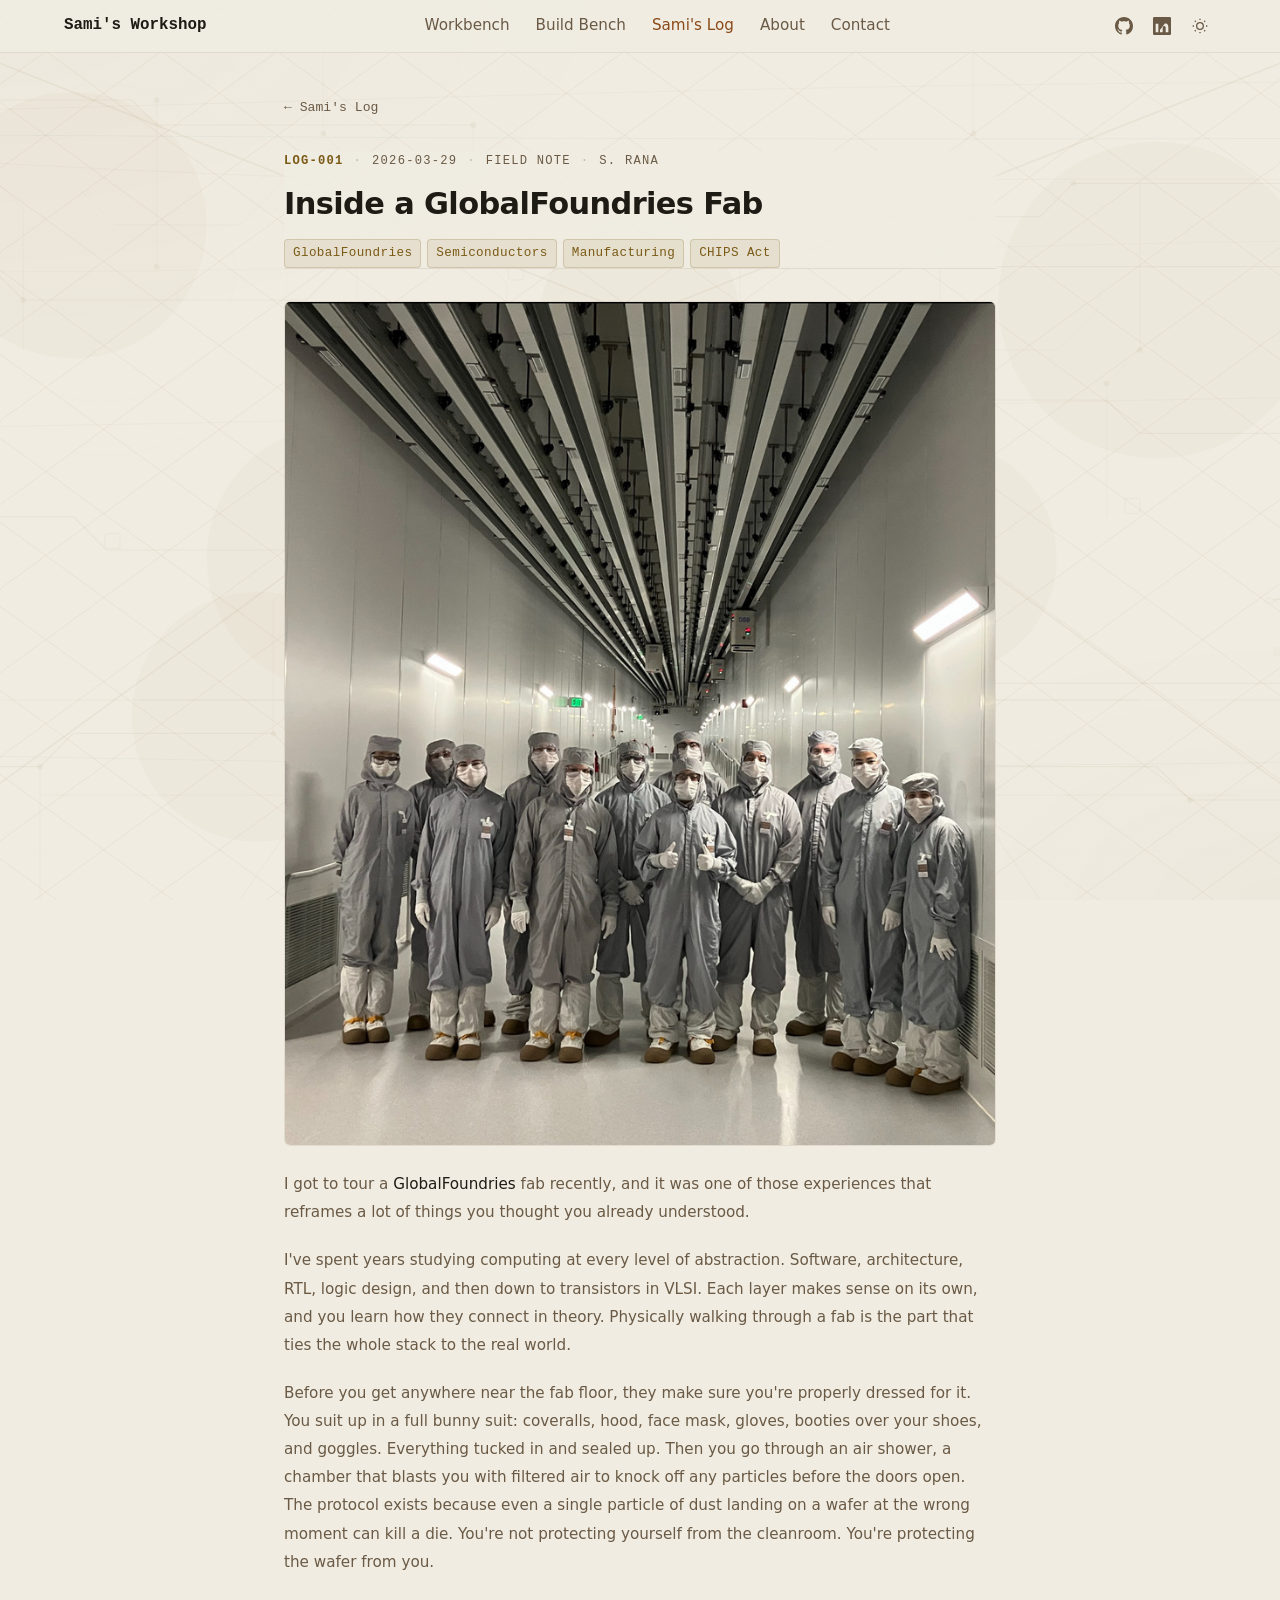
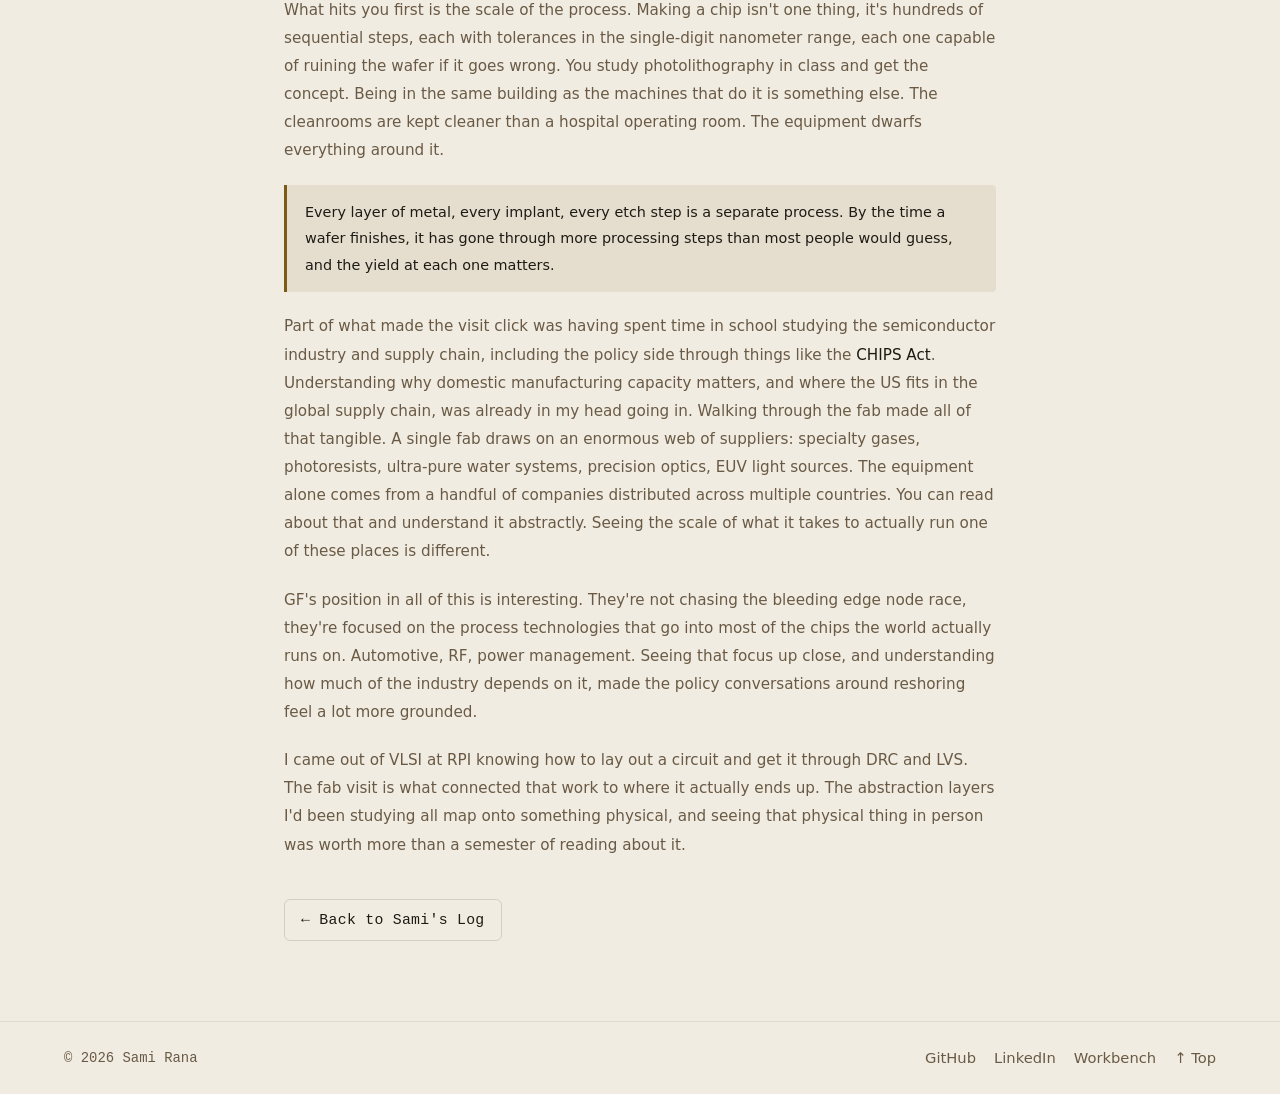
<file: posts/gf-visit.html>
<!doctype html>
<html lang="en">
<head>
  <meta charset="utf-8" />
  <meta name="viewport" content="width=device-width, initial-scale=1" />
  <title>Inside a GlobalFoundries Fab - Sami's Log</title>
  <meta name="description" content="Visiting a GlobalFoundries fab and seeing semiconductor manufacturing up close after years of studying computing from software down to silicon." />
  <meta name="color-scheme" content="light dark" />
  <link rel="icon" href="data:image/svg+xml,<svg xmlns='http://www.w3.org/2000/svg' viewBox='0 0 100 100'><rect width='100' height='100' fill='%230c0f14'/><text x='50' y='66' font-size='48' text-anchor='middle' fill='%23c9983a' font-family='monospace' font-weight='700'>SR</text></svg>">
  <link rel="stylesheet" href="../workshop.css" />
  <style>
    /* ── Log entry - page-specific styles ── */

    .post-container { max-width: 760px; }

    /* Back link */
    .back-link {
      display: inline-flex;
      align-items: center;
      gap: 6px;
      color: var(--text-dim);
      text-decoration: none;
      font-size: 0.82rem;
      font-family: var(--mono);
      margin-bottom: 32px;
      transition: color 0.15s;
    }
    .back-link:hover { color: var(--gold); }

    /* Post header */
    .post-header { margin-bottom: 32px; }
    .post-meta {
      display: flex;
      align-items: center;
      gap: 10px;
      font-family: var(--mono);
      font-size: 0.76rem;
      letter-spacing: 0.10em;
      text-transform: uppercase;
      margin: 0 0 14px;
      flex-wrap: wrap;
    }
    .post-meta-id {
      color: var(--gold);
      font-weight: 700;
    }
    .post-meta-sep {
      color: var(--text-dim);
      opacity: 0.35;
    }
    .post-meta-item {
      color: var(--text-dim);
    }
    .post-header h1 {
      font-size: clamp(1.4rem, 3vw, 1.9rem);
      font-weight: 700;
      line-height: 1.25;
      margin: 0 0 16px;
      letter-spacing: -0.02em;
      color: var(--text);
    }

    /* Featured image */
    .featured-img {
      width: 100%;
      border-radius: var(--r);
      border: 1px solid var(--border);
      display: block;
      margin: 24px 0;
    }

    /* Prose content */
    .prose {
      font-size: 0.95rem;
      line-height: 1.85;
      color: var(--text-dim);
    }
    .prose p { margin: 0 0 20px; }
    .prose p:last-child { margin-bottom: 0; }
    .prose strong { color: var(--text); font-weight: 500; }

    .prose h2 {
      font-family: var(--mono);
      font-size: 0.86rem;
      color: var(--gold);
      letter-spacing: 0.14em;
      text-transform: uppercase;
      margin: 36px 0 14px;
      padding-bottom: 10px;
      border-bottom: 1px solid var(--border);
    }

    .prose blockquote {
      border-left: 2px solid var(--gold);
      margin: 20px 0;
      padding: 12px 20px;
      background: var(--gold-dim);
      border-radius: 0 var(--r-sm) var(--r-sm) 0;
    }
    .prose blockquote p {
      margin: 0;
      font-style: italic;
      color: var(--text);
    }

    .prose ul, .prose ol {
      padding-left: 20px;
      margin: 0 0 20px;
    }
    .prose li { margin-bottom: 6px; }

    /* Callout - gold tint */
    .callout {
      background: var(--gold-dim);
      border-left: 3px solid var(--gold);
      padding: 14px 18px;
      border-radius: 0 var(--r-sm) var(--r-sm) 0;
      margin: 20px 0;
    }
    .callout p {
      margin: 0;
      color: var(--text);
      font-size: 0.9rem;
    }
  </style>

  <script>
    (function(){
      var p = localStorage.getItem('theme');
      if (p) { document.documentElement.classList.toggle('light', p === 'light'); }
      else if (window.matchMedia('(prefers-color-scheme: light)').matches) {
        document.documentElement.classList.add('light');
      }
    })();
    function toggleTheme() {
      var isLight = document.documentElement.classList.toggle('light');
      localStorage.setItem('theme', isLight ? 'light' : 'dark');
    }
  </script>
</head>

<body class="zone-log">
  <a class="skip-link" href="#main">Skip to content</a>

  <!-- Background Layer 1: Circuit Traces -->
  <div class="bg-layer bg-circuit" aria-hidden="true">
    <svg viewBox="0 0 1920 1080" preserveAspectRatio="xMidYMid slice">
      <path class="trace-thick" d="M0,120 H350 L380,150 H760"/>
      <path class="trace-thick" d="M0,320 H180 L220,360 H560 L600,320 H1920"/>
      <path class="trace-thick" d="M0,620 H280 L320,660 H680"/>
      <path class="trace-thick" d="M1920,220 H1480 L1440,260 H1080"/>
      <path class="trace-thick" d="M1920,520 H1560 L1520,480 H1160"/>
      <path class="trace-thick" d="M1920,820 H1360 L1320,860 H880"/>
      <path class="trace" d="M180,0 V210 L220,250 V420"/>
      <path class="trace" d="M380,120 V320"/>
      <path class="trace" d="M580,0 V160 L620,200 V360"/>
      <path class="trace" d="M760,150 V300 L800,340 V520"/>
      <path class="trace" d="M1160,480 V620 L1120,660 V820"/>
      <path class="trace" d="M1360,0 V160 L1320,200 V370"/>
      <path class="trace" d="M1560,220 V420 L1520,460 V620"/>
      <path class="trace" d="M1080,260 V470"/>
      <path class="trace" d="M280,220 L330,270 H480 L530,220"/>
      <path class="trace" d="M680,360 L730,410 H880 L930,360"/>
      <path class="trace" d="M980,520 L1030,570 H1120 L1170,520"/>
      <path class="trace" d="M1260,370 L1310,420 H1460 L1510,370"/>
      <path class="trace-thick" d="M0,920 H240 L280,880 H520 L560,920 H820"/>
      <path class="trace" d="M240,920 V1080"/>
      <path class="trace" d="M520,880 V720 L560,680 H720"/>
      <path class="trace" d="M820,920 L860,880 V760"/>
      <path class="trace-thick" d="M1920,960 H1620 L1580,920 H1320 L1280,960 H1060"/>
      <path class="trace" d="M1320,920 V800 L1280,760 H1120"/>
      <circle class="via" cx="180" cy="210" r="3.5"/>
      <circle class="via" cx="380" cy="120" r="3.5"/>
      <circle class="via" cx="380" cy="320" r="3.5"/>
      <circle class="via" cx="580" cy="160" r="3.5"/>
      <circle class="via" cx="760" cy="150" r="3.5"/>
      <circle class="via" cx="760" cy="300" r="3.5"/>
      <circle class="via" cx="220" cy="360" r="3.5"/>
      <circle class="via" cx="600" cy="320" r="3.5"/>
      <circle class="via" cx="1080" cy="260" r="3.5"/>
      <circle class="via" cx="1160" cy="480" r="3.5"/>
      <circle class="via" cx="1160" cy="620" r="3.5"/>
      <circle class="via" cx="1360" cy="160" r="3.5"/>
      <circle class="via" cx="1480" cy="220" r="3.5"/>
      <circle class="via" cx="1560" cy="420" r="3.5"/>
      <circle class="via" cx="1520" cy="460" r="3.5"/>
      <circle class="via" cx="1320" cy="860" r="3.5"/>
      <circle class="via" cx="240"  cy="920" r="3.5"/>
      <circle class="via" cx="520"  cy="880" r="3.5"/>
      <circle class="via" cx="820"  cy="920" r="3.5"/>
      <circle class="via" cx="1320" cy="920" r="3.5"/>
      <circle class="via" cx="1620" cy="960" r="3.5"/>
      <rect class="pad" x="163" y="395" width="18" height="18" rx="2"/>
      <rect class="pad" x="603" y="182" width="18" height="18" rx="2"/>
      <rect class="pad" x="802" y="318" width="18" height="18" rx="2"/>
      <rect class="pad" x="1062" y="448" width="18" height="18" rx="2"/>
      <rect class="pad" x="1342" y="182" width="18" height="18" rx="2"/>
      <rect class="pad" x="1542" y="598" width="18" height="18" rx="2"/>
      <rect class="pad" x="318"  y="640" width="18" height="18" rx="2"/>
      <rect class="pad" x="708"  y="658" width="18" height="18" rx="2"/>
      <rect class="pad" x="1102" y="798" width="18" height="18" rx="2"/>
      <rect class="pad" x="848"  y="748" width="18" height="18" rx="2"/>
      <circle class="glow-orb" cx="280"  cy="270"  r="160"/>
      <circle class="glow-orb" cx="1580" cy="360"  r="190"/>
      <circle class="glow-orb" cx="880"  cy="720"  r="210"/>
      <circle class="glow-orb" cx="1180" cy="920"  r="170"/>
      <circle class="glow-orb" cx="500"  cy="860"  r="150"/>
    </svg>
  </div>

  <!-- Background Layer 2: Girih Geometry (canvas) -->
  <canvas class="bg-layer bg-geo" id="geo-canvas" aria-hidden="true"></canvas>

  <!-- Background Layer 3: Signal Waves (canvas) -->
  <canvas class="bg-layer bg-waves" id="wave-canvas" aria-hidden="true"></canvas>

  <!-- Background Layer 4: Physical Scene -->
  <div class="bg-layer bg-scene" aria-hidden="true">
    <svg viewBox="0 0 1920 1080" preserveAspectRatio="xMidYMid slice">
      <line class="s-thick" x1="0"    y1="0"    x2="960" y2="380"/>
      <line class="s-thick" x1="1920" y1="0"    x2="960" y2="380"/>
      <line class="s-thick" x1="0"    y1="1080" x2="960" y2="380"/>
      <line class="s-thick" x1="1920" y1="1080" x2="960" y2="380"/>
      <line class="s-line"  x1="480"  y1="1080" x2="960" y2="380"/>
      <line class="s-line"  x1="1440" y1="1080" x2="960" y2="380"/>
      <line class="s-line"  x1="240"  y1="954"  x2="1680" y2="954"/>
      <line class="s-line"  x1="360"  y1="840"  x2="1560" y2="840"/>
      <line class="s-line"  x1="0"    y1="840" x2="1920" y2="840"/>
      <line class="s-thick" x1="1720" y1="720" x2="1860" y2="700"/>
      <ellipse class="s-line" cx="1716" cy="721" rx="5" ry="3" transform="rotate(-4 1716 721)"/>
      <line class="s-line" x1="1860" y1="700" x2="1870" y2="698"/>
      <rect class="s-line" x="80"  y="690" width="68" height="86" rx="4"/>
      <rect class="s-fill" x="84"  y="694" width="60" height="36" rx="2"/>
      <path class="s-line" d="M148,714 Q176,714 176,734 Q176,754 148,754"/>
      <ellipse class="s-fill" cx="114" cy="694" rx="30" ry="8"/>
      <ellipse class="s-line" cx="114" cy="694" rx="30" ry="8"/>
      <rect class="s-fill"  x="1720" y="776" width="20" height="12" rx="2"/>
      <line class="s-thick" x1="1730" y1="784" x2="1730" y2="710"/>
      <line class="s-thick" x1="1730" y1="710" x2="1768" y2="640"/>
      <ellipse class="s-line" cx="1780" cy="635" rx="22" ry="10"/>
      <line   class="s-line"  x1="1768" y1="640" x2="1792" y2="628"/>
      <circle class="s-glow" cx="600"  cy="670" r="160"/>
      <circle class="s-glow" cx="1320" cy="670" r="140"/>
      <circle class="s-glow" cx="960"  cy="380" r="120"/>
    </svg>
  </div>

  <!-- Header -->
  <header>
    <div class="container nav">
      <a class="brand" href="../porfolio.html" aria-label="Sami's Workshop - home">
        <span class="brand-text">
          <span class="brand-name">Sami's Workshop</span>
        </span>
      </a>
      <nav class="nav-links" aria-label="Primary navigation">
        <a href="../porfolio.html">Workbench</a>
        <a href="../porfolio.html#projects">Build Bench</a>
        <a href="../blog.html" class="active">Sami's Log</a>
        <a href="../porfolio.html#about">About</a>
        <a href="../porfolio.html#contact">Contact</a>
      </nav>
      <div class="nav-right">
        <a href="https://github.com/samisrana" target="_blank" rel="noopener"
           aria-label="GitHub" class="icon-btn">
          <svg width="18" height="18" viewBox="0 0 24 24" fill="currentColor">
            <path d="M12 0C5.37 0 0 5.37 0 12c0 5.31 3.435 9.795 8.205 11.385.6.105.825-.255.825-.57 0-.285-.015-1.23-.015-2.235-3.015.555-3.795-.735-4.035-1.41-.135-.345-.72-1.41-1.23-1.695-.42-.225-1.02-.78-.015-.795.945-.015 1.62.87 1.845 1.23 1.08 1.815 2.805 1.305 3.495.99.105-.78.42-1.305.765-1.605-2.67-.3-5.46-1.335-5.46-5.925 0-1.305.465-2.385 1.23-3.225-.12-.3-.54-1.53.12-3.18 0 0 1.005-.315 3.3 1.23.96-.27 1.98-.405 3-.405s2.04.135 3 .405c2.295-1.56 3.3-1.23 3.3-1.23.66 1.65.24 2.88.12 3.18.765.84 1.23 1.905 1.23 3.225 0 4.605-2.805 5.625-5.475 5.925.435.375.81 1.095.81 2.22 0 1.605-.015 2.895-.015 3.3 0 .315.225.69.825.57A12.02 12.02 0 0024 12c0-6.63-5.37-12-12-12z"/>
          </svg>
        </a>
        <a href="https://www.linkedin.com/in/sami-rana-aa722a210/" target="_blank" rel="noopener"
           aria-label="LinkedIn" class="icon-btn">
          <svg width="18" height="18" viewBox="0 0 24 24" fill="currentColor">
            <path d="M20.447 20.452h-3.554v-5.569c0-1.328-.027-3.037-1.852-3.037-1.853 0-2.136 1.445-2.136 2.939v5.667H9.351V9h3.414v1.561h.046c.477-.9 1.637-1.85 3.37-1.85 3.601 0 4.267 2.37 4.267 5.455v6.286zM5.337 7.433a2.062 2.062 0 01-2.063-2.065 2.064 2.064 0 112.063 2.065zm1.782 13.019H3.555V9h3.564v11.452zM22.225 0H3.555V9h3.564v11.452zM22.225 0H1.771C.792 0 0 .774 0 1.729v20.542C0 23.227.792 24 1.771 24h20.451C23.2 24 24 23.227 24 22.271V1.729C24 .774 23.2 0 22.222 0h.003z"/>
          </svg>
        </a>
        <button class="icon-btn" onclick="toggleTheme()" aria-label="Toggle light/dark">
          <svg width="16" height="16" viewBox="0 0 24 24" fill="none" stroke="currentColor" stroke-width="2">
            <circle cx="12" cy="12" r="5"/>
            <path d="M12 1v2M12 21v2M4.22 4.22l1.42 1.42M18.36 18.36l1.42 1.42M1 12h2M21 12h2M4.22 19.78l1.42-1.42M18.36 5.64l1.42-1.42"/>
          </svg>
        </button>
      </div>
    </div>
  </header>

  <main id="main">
    <div class="container post-container">
      <div style="padding-top: 40px;">
        <a href="../blog.html" class="back-link">← Sami's Log</a>
      </div>

      <article>
        <header class="post-header">
          <div class="post-meta">
            <span class="post-meta-id">LOG-001</span>
            <span class="post-meta-sep">·</span>
            <span class="post-meta-item">2026-03-29</span>
            <span class="post-meta-sep">·</span>
            <span class="post-meta-item">Field Note</span>
            <span class="post-meta-sep">·</span>
            <span class="post-meta-item">S. Rana</span>
          </div>
          <h1>Inside a GlobalFoundries Fab</h1>
          <div class="tags">
            <span class="tag">GlobalFoundries</span>
            <span class="tag">Semiconductors</span>
            <span class="tag">Manufacturing</span>
            <span class="tag">CHIPS Act</span>
          </div>
        </header>

        <img src="../images/GF_Visit.jpeg" alt="GlobalFoundries fab visit" class="featured-img" />

        <div class="prose">
          <p>
            I got to tour a <strong>GlobalFoundries</strong> fab recently, and it was one of those
            experiences that reframes a lot of things you thought you already understood.
          </p>

          <p>
            I've spent years studying computing at every level of abstraction. Software, architecture,
            RTL, logic design, and then down to transistors in VLSI. Each layer makes sense on its own,
            and you learn how they connect in theory. Physically walking through a fab is the part that
            ties the whole stack to the real world.
          </p>

          <p>
            Before you get anywhere near the fab floor, they make sure you're properly dressed for it.
            You suit up in a full bunny suit: coveralls, hood, face mask, gloves, booties over your
            shoes, and goggles. Everything tucked in and sealed up. Then you go through an air shower,
            a chamber that blasts you with filtered air to knock off any particles before the doors open.
            The protocol exists because even a single particle of dust landing on a wafer at the wrong
            moment can kill a die. You're not protecting yourself from the cleanroom. You're protecting
            the wafer from you.
          </p>

          <p>
            What hits you first is the scale of the process. Making a chip isn't one thing, it's hundreds
            of sequential steps, each with tolerances in the single-digit nanometer range, each one
            capable of ruining the wafer if it goes wrong. You study photolithography in class and get
            the concept. Being in the same building as the machines that do it is something else. The
            cleanrooms are kept cleaner than a hospital operating room. The equipment dwarfs everything
            around it.
          </p>

          <div class="callout">
            <p>Every layer of metal, every implant, every etch step is a separate process. By the time a wafer finishes, it has gone through more processing steps than most people would guess, and the yield at each one matters.</p>
          </div>

          <p>
            Part of what made the visit click was having spent time in school studying the semiconductor
            industry and supply chain, including the policy side through things like the
            <strong>CHIPS Act</strong>. Understanding why domestic manufacturing capacity matters, and
            where the US fits in the global supply chain, was already in my head going in. Walking
            through the fab made all of that tangible. A single fab draws on an enormous web of
            suppliers: specialty gases, photoresists, ultra-pure water systems, precision optics, EUV
            light sources. The equipment alone comes from a handful of companies distributed across
            multiple countries. You can read about that and understand it abstractly. Seeing the scale
            of what it takes to actually run one of these places is different.
          </p>

          <p>
            GF's position in all of this is interesting. They're not chasing the bleeding edge node race,
            they're focused on the process technologies that go into most of the chips the world actually
            runs on. Automotive, RF, power management. Seeing that focus up close, and understanding how
            much of the industry depends on it, made the policy conversations around reshoring feel a lot
            more grounded.
          </p>

          <p>
            I came out of VLSI at RPI knowing how to lay out a circuit and get it through DRC and LVS.
            The fab visit is what connected that work to where it actually ends up. The abstraction layers
            I'd been studying all map onto something physical, and seeing that physical thing in person
            was worth more than a semester of reading about it.
          </p>
        </div>
      </article>

      <div style="margin: 40px 0 16px;">
        <a class="btn btn-secondary" href="../blog.html">← Back to Sami's Log</a>
      </div>
    </div>
  </main>

  <footer>
    <div class="container footer-inner">
      <span class="copyright">© <span id="yr"></span> Sami Rana</span>
      <nav class="footer-links" aria-label="Footer navigation">
        <a href="https://github.com/samisrana">GitHub</a>
        <a href="https://www.linkedin.com/in/sami-rana-aa722a210/">LinkedIn</a>
        <a href="../porfolio.html">Workbench</a>
        <a href="#top">↑ Top</a>
      </nav>
    </div>
  </footer>

  <script src="../workshop-bg.js"></script>
  <script>
    document.getElementById('yr').textContent = new Date().getFullYear();
    WorkshopBG.init();
  </script>
</body>
</html>
</file>
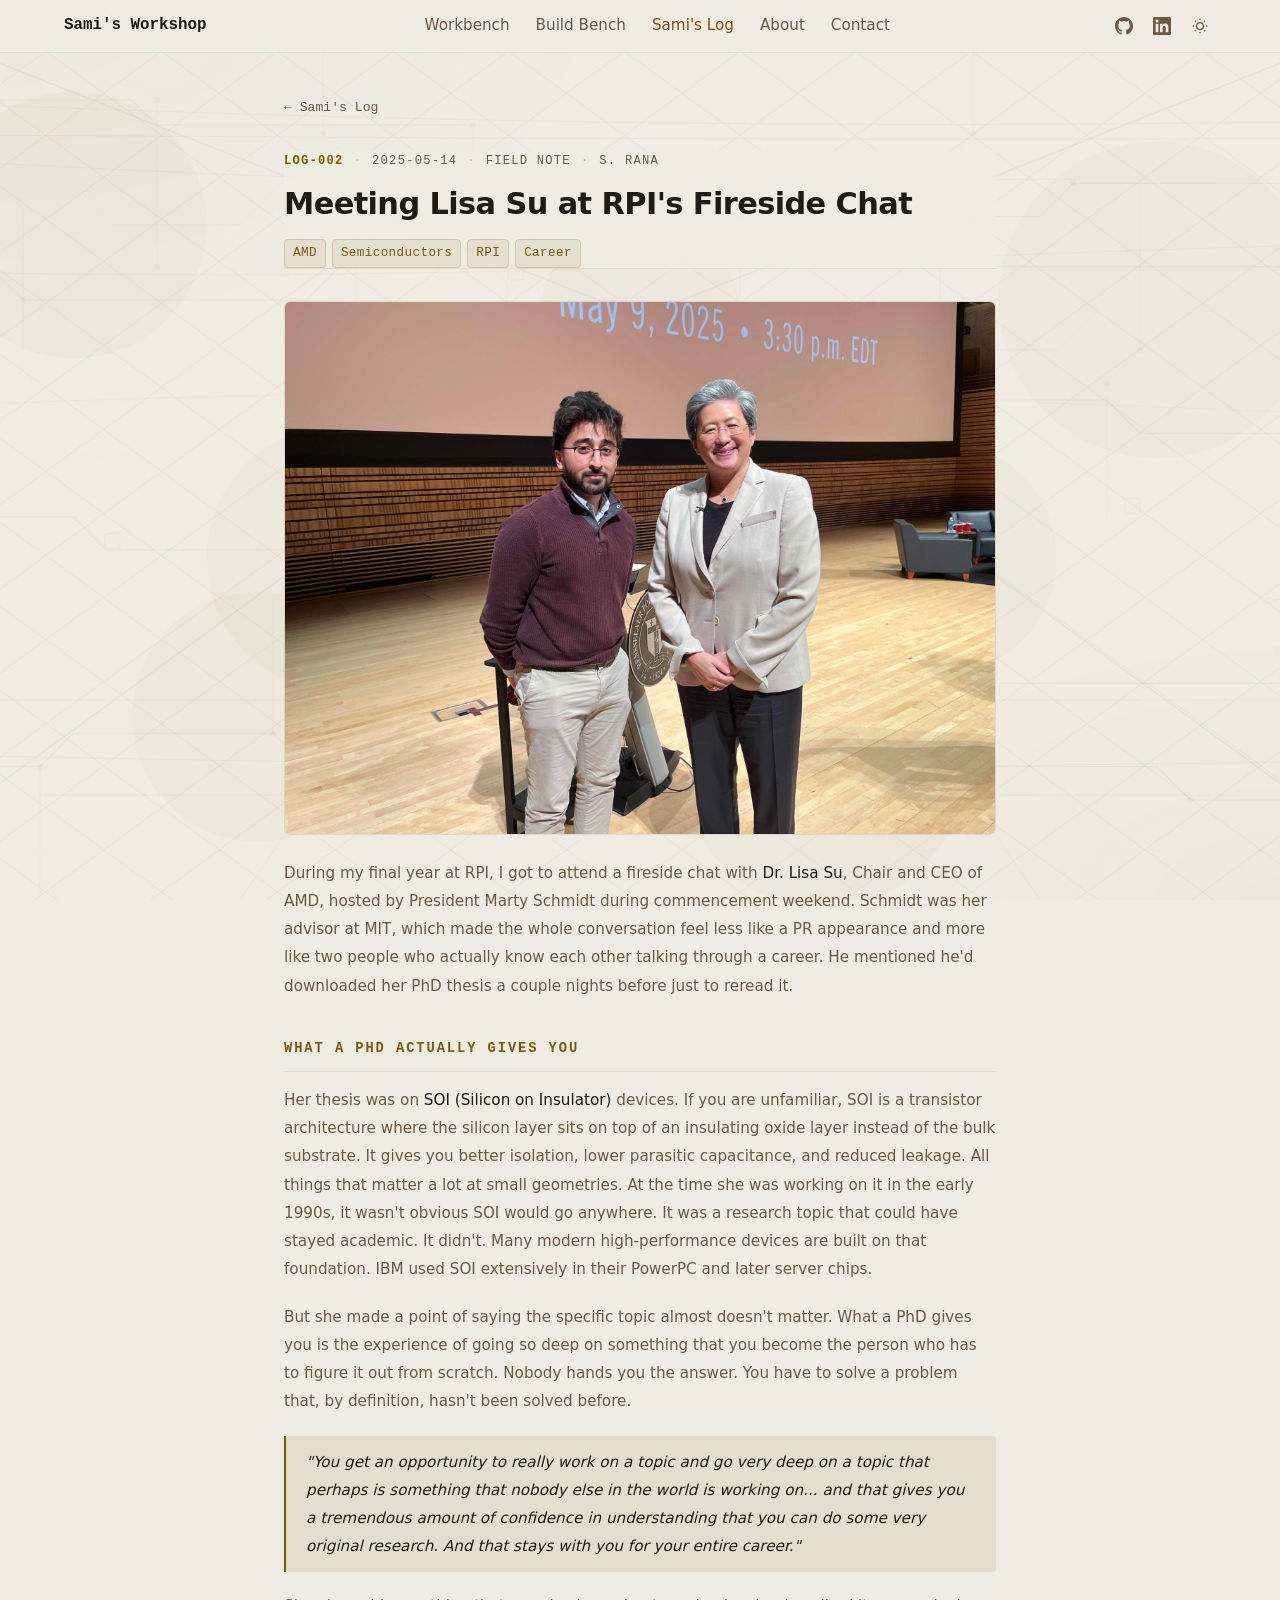
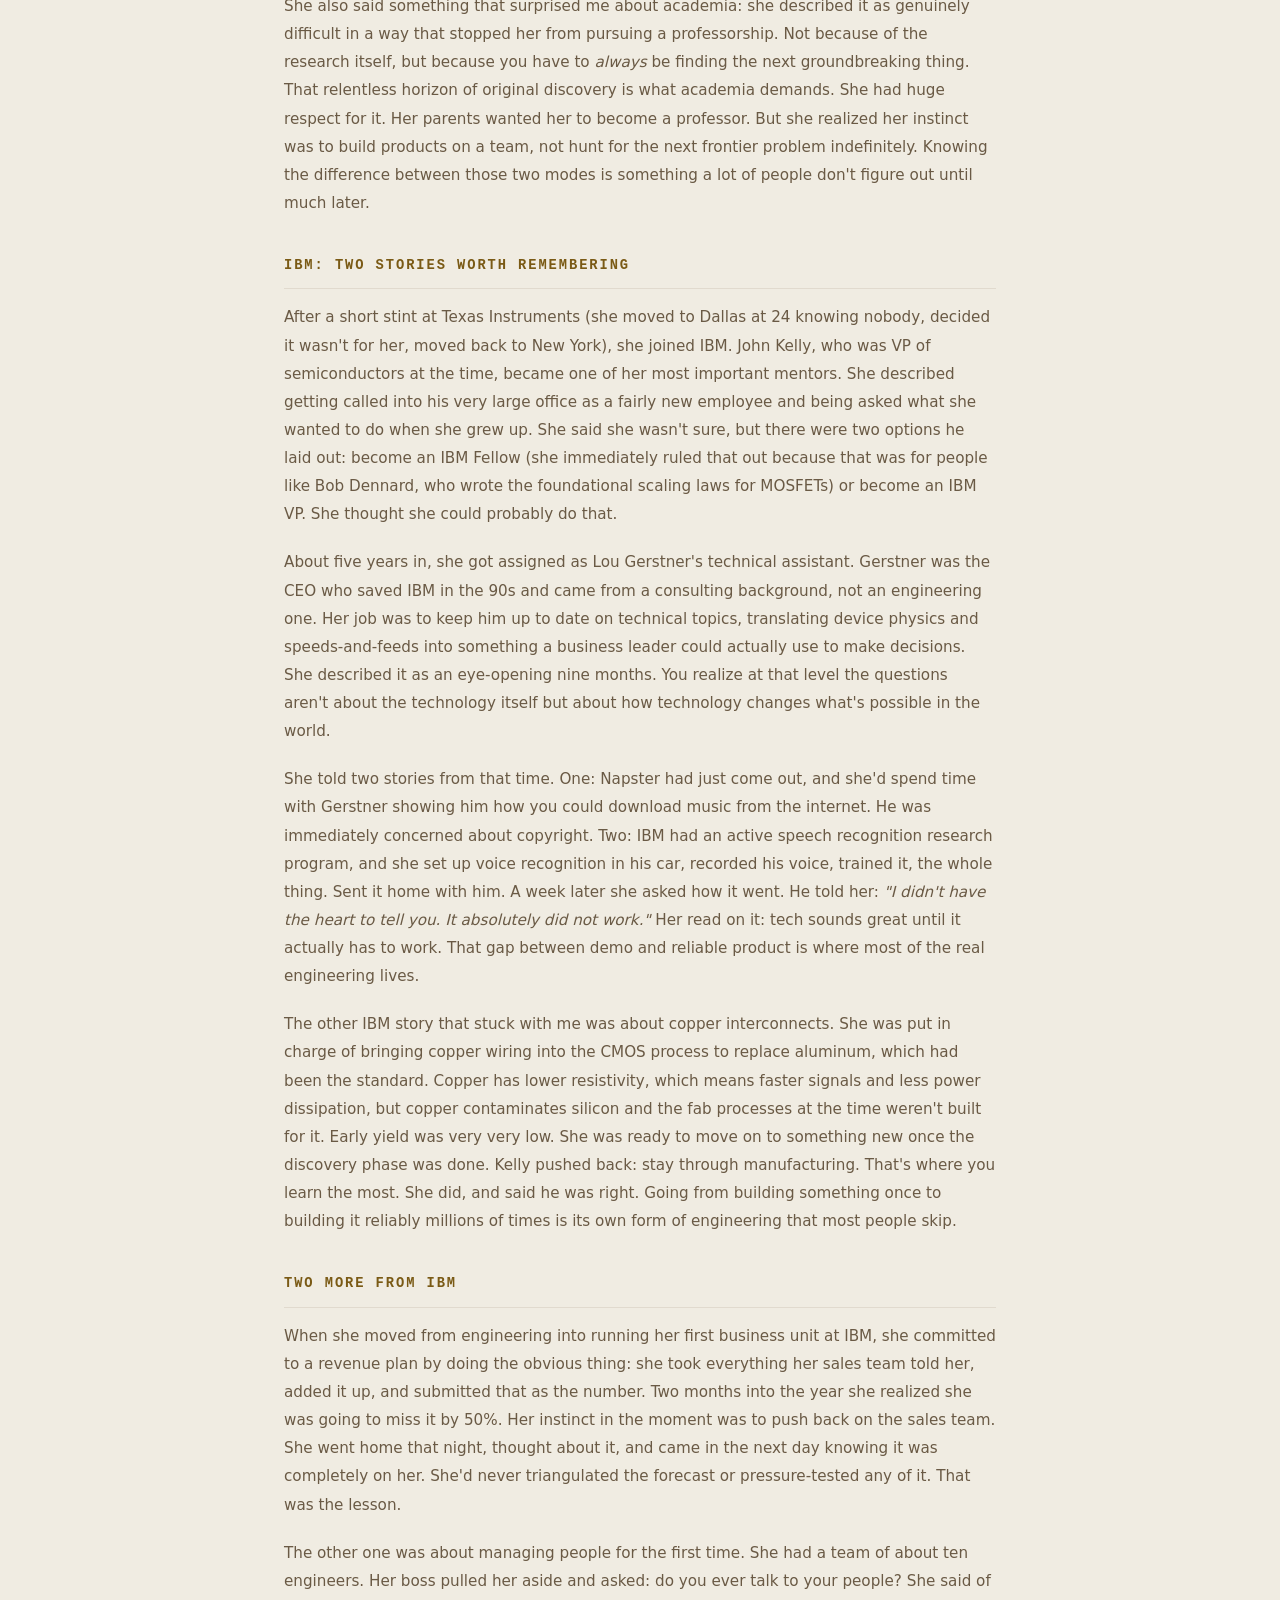
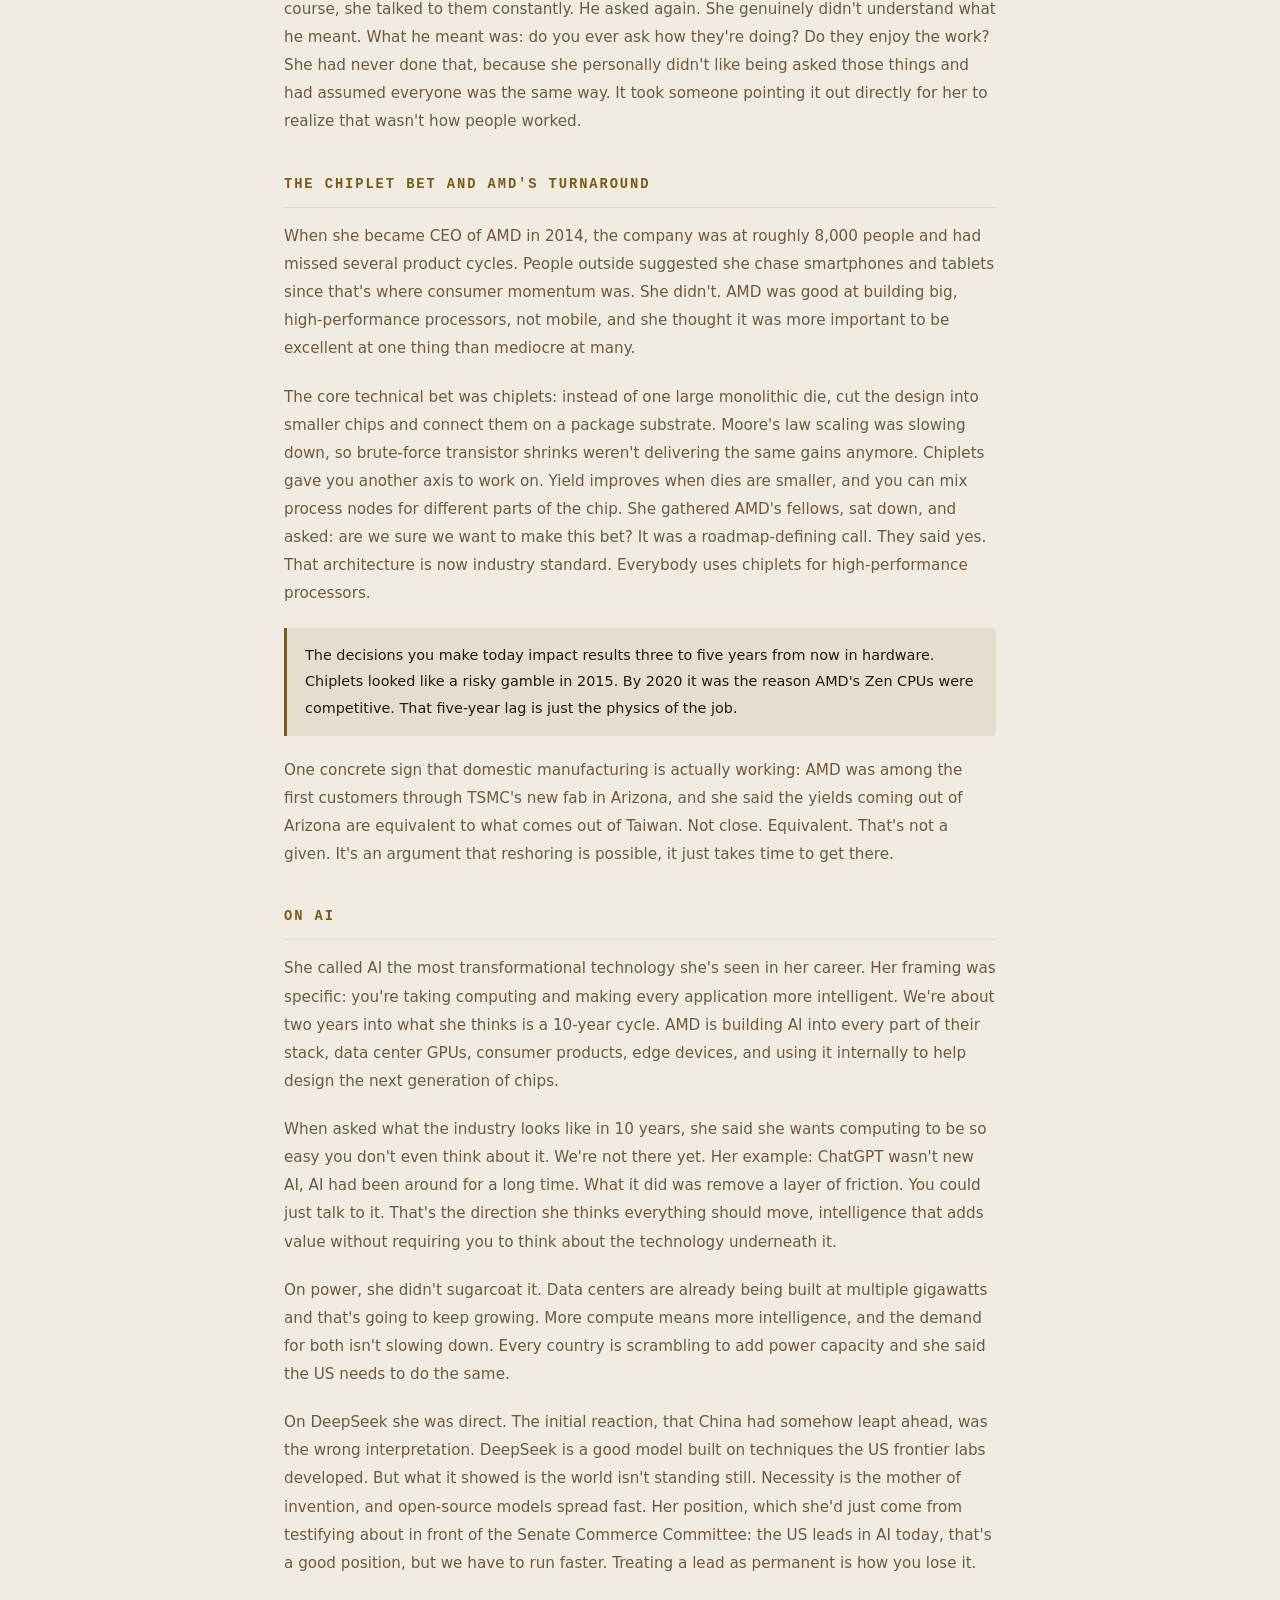
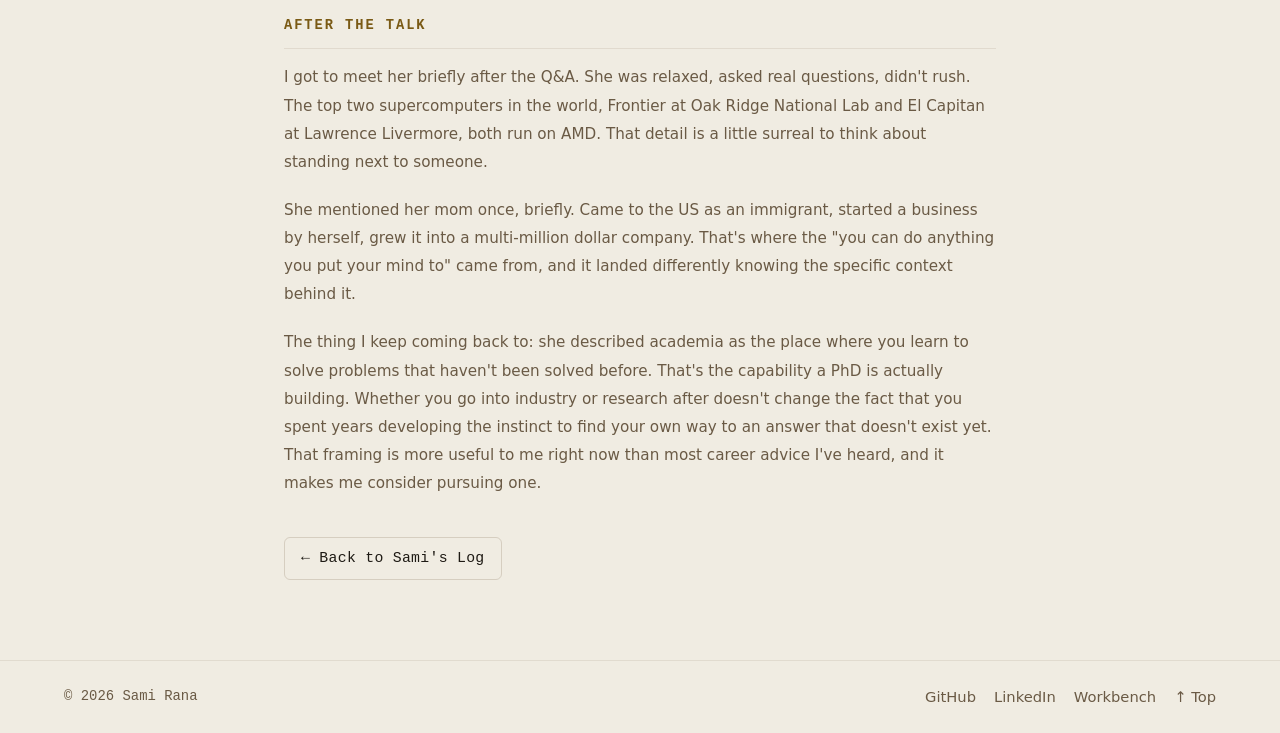
<file: posts/meeting-lisa-su.html>
<!doctype html>
<html lang="en">
<head>
  <meta charset="utf-8" />
  <meta name="viewport" content="width=device-width, initial-scale=1" />
  <title>Meeting Lisa Su at RPI's Fireside Chat - Sami's Log</title>
  <meta name="description" content="Attending AMD CEO Lisa Su's fireside chat at RPI and getting to meet one of the most influential people in semiconductors." />
  <meta name="color-scheme" content="light dark" />
  <link rel="icon" href="data:image/svg+xml,<svg xmlns='http://www.w3.org/2000/svg' viewBox='0 0 100 100'><rect width='100' height='100' fill='%230c0f14'/><text x='50' y='66' font-size='48' text-anchor='middle' fill='%23c9983a' font-family='monospace' font-weight='700'>SR</text></svg>">
  <link rel="stylesheet" href="../workshop.css" />
  <style>
    /* ── Log entry - page-specific styles ── */

    .post-container { max-width: 760px; }

    /* Back link */
    .back-link {
      display: inline-flex;
      align-items: center;
      gap: 6px;
      color: var(--text-dim);
      text-decoration: none;
      font-size: 0.82rem;
      font-family: var(--mono);
      margin-bottom: 32px;
      transition: color 0.15s;
    }
    .back-link:hover { color: var(--gold); }

    /* Post header */
    .post-header { margin-bottom: 32px; }
    .post-meta {
      display: flex;
      align-items: center;
      gap: 10px;
      font-family: var(--mono);
      font-size: 0.76rem;
      letter-spacing: 0.10em;
      text-transform: uppercase;
      margin: 0 0 14px;
      flex-wrap: wrap;
    }
    .post-meta-id {
      color: var(--gold);
      font-weight: 700;
    }
    .post-meta-sep {
      color: var(--text-dim);
      opacity: 0.35;
    }
    .post-meta-item {
      color: var(--text-dim);
    }
    .post-header h1 {
      font-size: clamp(1.4rem, 3vw, 1.9rem);
      font-weight: 700;
      line-height: 1.25;
      margin: 0 0 16px;
      letter-spacing: -0.02em;
      color: var(--text);
    }

    /* Featured image */
    .featured-img {
      width: 100%;
      border-radius: var(--r);
      border: 1px solid var(--border);
      display: block;
      margin: 24px 0;
    }

    /* Prose content */
    .prose {
      font-size: 0.95rem;
      line-height: 1.85;
      color: var(--text-dim);
    }
    .prose p { margin: 0 0 20px; }
    .prose p:last-child { margin-bottom: 0; }
    .prose strong { color: var(--text); font-weight: 500; }

    .prose h2 {
      font-family: var(--mono);
      font-size: 0.86rem;
      color: var(--gold);
      letter-spacing: 0.14em;
      text-transform: uppercase;
      margin: 36px 0 14px;
      padding-bottom: 10px;
      border-bottom: 1px solid var(--border);
    }

    .prose blockquote {
      border-left: 2px solid var(--gold);
      margin: 20px 0;
      padding: 12px 20px;
      background: var(--gold-dim);
      border-radius: 0 var(--r-sm) var(--r-sm) 0;
    }
    .prose blockquote p {
      margin: 0;
      font-style: italic;
      color: var(--text);
    }

    .prose ul, .prose ol {
      padding-left: 20px;
      margin: 0 0 20px;
    }
    .prose li { margin-bottom: 6px; }

    /* Callout - gold tint */
    .callout {
      background: var(--gold-dim);
      border-left: 3px solid var(--gold);
      padding: 14px 18px;
      border-radius: 0 var(--r-sm) var(--r-sm) 0;
      margin: 20px 0;
    }
    .callout p {
      margin: 0;
      color: var(--text);
      font-size: 0.9rem;
    }
  </style>

  <script>
    (function(){
      var p = localStorage.getItem('theme');
      if (p) { document.documentElement.classList.toggle('light', p === 'light'); }
      else if (window.matchMedia('(prefers-color-scheme: light)').matches) {
        document.documentElement.classList.add('light');
      }
    })();
    function toggleTheme() {
      var isLight = document.documentElement.classList.toggle('light');
      localStorage.setItem('theme', isLight ? 'light' : 'dark');
    }
  </script>
</head>

<body class="zone-log">
  <a class="skip-link" href="#main">Skip to content</a>

  <!-- Background Layer 1: Circuit Traces -->
  <div class="bg-layer bg-circuit" aria-hidden="true">
    <svg viewBox="0 0 1920 1080" preserveAspectRatio="xMidYMid slice">
      <path class="trace-thick" d="M0,120 H350 L380,150 H760"/>
      <path class="trace-thick" d="M0,320 H180 L220,360 H560 L600,320 H1920"/>
      <path class="trace-thick" d="M0,620 H280 L320,660 H680"/>
      <path class="trace-thick" d="M1920,220 H1480 L1440,260 H1080"/>
      <path class="trace-thick" d="M1920,520 H1560 L1520,480 H1160"/>
      <path class="trace-thick" d="M1920,820 H1360 L1320,860 H880"/>
      <path class="trace" d="M180,0 V210 L220,250 V420"/>
      <path class="trace" d="M380,120 V320"/>
      <path class="trace" d="M580,0 V160 L620,200 V360"/>
      <path class="trace" d="M760,150 V300 L800,340 V520"/>
      <path class="trace" d="M1160,480 V620 L1120,660 V820"/>
      <path class="trace" d="M1360,0 V160 L1320,200 V370"/>
      <path class="trace" d="M1560,220 V420 L1520,460 V620"/>
      <path class="trace" d="M1080,260 V470"/>
      <path class="trace" d="M280,220 L330,270 H480 L530,220"/>
      <path class="trace" d="M680,360 L730,410 H880 L930,360"/>
      <path class="trace" d="M980,520 L1030,570 H1120 L1170,520"/>
      <path class="trace" d="M1260,370 L1310,420 H1460 L1510,370"/>
      <path class="trace-thick" d="M0,920 H240 L280,880 H520 L560,920 H820"/>
      <path class="trace" d="M240,920 V1080"/>
      <path class="trace" d="M520,880 V720 L560,680 H720"/>
      <path class="trace" d="M820,920 L860,880 V760"/>
      <path class="trace-thick" d="M1920,960 H1620 L1580,920 H1320 L1280,960 H1060"/>
      <path class="trace" d="M1320,920 V800 L1280,760 H1120"/>
      <circle class="via" cx="180" cy="210" r="3.5"/>
      <circle class="via" cx="380" cy="120" r="3.5"/>
      <circle class="via" cx="380" cy="320" r="3.5"/>
      <circle class="via" cx="580" cy="160" r="3.5"/>
      <circle class="via" cx="760" cy="150" r="3.5"/>
      <circle class="via" cx="760" cy="300" r="3.5"/>
      <circle class="via" cx="220" cy="360" r="3.5"/>
      <circle class="via" cx="600" cy="320" r="3.5"/>
      <circle class="via" cx="1080" cy="260" r="3.5"/>
      <circle class="via" cx="1160" cy="480" r="3.5"/>
      <circle class="via" cx="1160" cy="620" r="3.5"/>
      <circle class="via" cx="1360" cy="160" r="3.5"/>
      <circle class="via" cx="1480" cy="220" r="3.5"/>
      <circle class="via" cx="1560" cy="420" r="3.5"/>
      <circle class="via" cx="1520" cy="460" r="3.5"/>
      <circle class="via" cx="1320" cy="860" r="3.5"/>
      <circle class="via" cx="240"  cy="920" r="3.5"/>
      <circle class="via" cx="520"  cy="880" r="3.5"/>
      <circle class="via" cx="820"  cy="920" r="3.5"/>
      <circle class="via" cx="1320" cy="920" r="3.5"/>
      <circle class="via" cx="1620" cy="960" r="3.5"/>
      <rect class="pad" x="163" y="395" width="18" height="18" rx="2"/>
      <rect class="pad" x="603" y="182" width="18" height="18" rx="2"/>
      <rect class="pad" x="802" y="318" width="18" height="18" rx="2"/>
      <rect class="pad" x="1062" y="448" width="18" height="18" rx="2"/>
      <rect class="pad" x="1342" y="182" width="18" height="18" rx="2"/>
      <rect class="pad" x="1542" y="598" width="18" height="18" rx="2"/>
      <rect class="pad" x="318"  y="640" width="18" height="18" rx="2"/>
      <rect class="pad" x="708"  y="658" width="18" height="18" rx="2"/>
      <rect class="pad" x="1102" y="798" width="18" height="18" rx="2"/>
      <rect class="pad" x="848"  y="748" width="18" height="18" rx="2"/>
      <circle class="glow-orb" cx="280"  cy="270"  r="160"/>
      <circle class="glow-orb" cx="1580" cy="360"  r="190"/>
      <circle class="glow-orb" cx="880"  cy="720"  r="210"/>
      <circle class="glow-orb" cx="1180" cy="920"  r="170"/>
      <circle class="glow-orb" cx="500"  cy="860"  r="150"/>
    </svg>
  </div>

  <!-- Background Layer 2: Girih Geometry (canvas) -->
  <canvas class="bg-layer bg-geo" id="geo-canvas" aria-hidden="true"></canvas>

  <!-- Background Layer 3: Signal Waves (canvas) -->
  <canvas class="bg-layer bg-waves" id="wave-canvas" aria-hidden="true"></canvas>

  <!-- Background Layer 4: Physical Scene - Lab Notebook on desk (one-point perspective, VP 960,380) -->
  <div class="bg-layer bg-scene" aria-hidden="true">
    <svg viewBox="0 0 1920 1080" preserveAspectRatio="xMidYMid slice">

      <!-- ── ROOM STRUCTURE ── -->
      <line class="s-thick" x1="0"    y1="0"    x2="960" y2="380"/>
      <line class="s-thick" x1="1920" y1="0"    x2="960" y2="380"/>
      <line class="s-thick" x1="0"    y1="1080" x2="960" y2="380"/>
      <line class="s-thick" x1="1920" y1="1080" x2="960" y2="380"/>
      <line class="s-line"  x1="480"  y1="1080" x2="960" y2="380"/>
      <line class="s-line"  x1="1440" y1="1080" x2="960" y2="380"/>
      <line class="s-line"  x1="240"  y1="954"  x2="1680" y2="954"/>
      <line class="s-line"  x1="360"  y1="840"  x2="1560" y2="840"/>

      <!-- ── DESK SURFACE ── -->
      <line class="s-line"  x1="0"    y1="840" x2="1920" y2="840"/>

      <!-- ── DESK ITEMS ── -->
      <line class="s-thick" x1="1720" y1="720" x2="1860" y2="700"/>
      <ellipse class="s-line" cx="1716" cy="721" rx="5" ry="3" transform="rotate(-4 1716 721)"/>
      <line class="s-line" x1="1860" y1="700" x2="1870" y2="698"/>
      <rect class="s-line" x="80"  y="690" width="68" height="86" rx="4"/>
      <rect class="s-fill" x="84"  y="694" width="60" height="36" rx="2"/>
      <path class="s-line" d="M148,714 Q176,714 176,734 Q176,754 148,754"/>
      <ellipse class="s-fill" cx="114" cy="694" rx="30" ry="8"/>
      <ellipse class="s-line" cx="114" cy="694" rx="30" ry="8"/>
      <rect class="s-fill"  x="1720" y="776" width="20" height="12" rx="2"/>
      <line class="s-thick" x1="1730" y1="784" x2="1730" y2="710"/>
      <line class="s-thick" x1="1730" y1="710" x2="1768" y2="640"/>
      <ellipse class="s-line" cx="1780" cy="635" rx="22" ry="10"/>
      <line   class="s-line"  x1="1768" y1="640" x2="1792" y2="628"/>

      <!-- Glow orbs -->
      <circle class="s-glow" cx="600"  cy="670" r="160"/>
      <circle class="s-glow" cx="1320" cy="670" r="140"/>
      <circle class="s-glow" cx="960"  cy="380" r="120"/>

    </svg>
  </div>

  <!-- Header -->
  <header>
    <div class="container nav">
      <a class="brand" href="../porfolio.html" aria-label="Sami's Workshop - home">
        <span class="brand-text">
          <span class="brand-name">Sami's Workshop</span>
        </span>
      </a>
      <nav class="nav-links" aria-label="Primary navigation">
        <a href="../porfolio.html">Workbench</a>
        <a href="../porfolio.html#projects">Build Bench</a>
        <a href="../blog.html" class="active">Sami's Log</a>
        <a href="../porfolio.html#about">About</a>
        <a href="../porfolio.html#contact">Contact</a>
      </nav>
      <div class="nav-right">
        <a href="https://github.com/samisrana" target="_blank" rel="noopener"
           aria-label="GitHub" class="icon-btn">
          <svg width="18" height="18" viewBox="0 0 24 24" fill="currentColor">
            <path d="M12 0C5.37 0 0 5.37 0 12c0 5.31 3.435 9.795 8.205 11.385.6.105.825-.255.825-.57 0-.285-.015-1.23-.015-2.235-3.015.555-3.795-.735-4.035-1.41-.135-.345-.72-1.41-1.23-1.695-.42-.225-1.02-.78-.015-.795.945-.015 1.62.87 1.845 1.23 1.08 1.815 2.805 1.305 3.495.99.105-.78.42-1.305.765-1.605-2.67-.3-5.46-1.335-5.46-5.925 0-1.305.465-2.385 1.23-3.225-.12-.3-.54-1.53.12-3.18 0 0 1.005-.315 3.3 1.23.96-.27 1.98-.405 3-.405s2.04.135 3 .405c2.295-1.56 3.3-1.23 3.3-1.23.66 1.65.24 2.88.12 3.18.765.84 1.23 1.905 1.23 3.225 0 4.605-2.805 5.625-5.475 5.925.435.375.81 1.095.81 2.22 0 1.605-.015 2.895-.015 3.3 0 .315.225.69.825.57A12.02 12.02 0 0024 12c0-6.63-5.37-12-12-12z"/>
          </svg>
        </a>
        <a href="https://www.linkedin.com/in/sami-rana-aa722a210/" target="_blank" rel="noopener"
           aria-label="LinkedIn" class="icon-btn">
          <svg width="18" height="18" viewBox="0 0 24 24" fill="currentColor">
            <path d="M20.447 20.452h-3.554v-5.569c0-1.328-.027-3.037-1.852-3.037-1.853 0-2.136 1.445-2.136 2.939v5.667H9.351V9h3.414v1.561h.046c.477-.9 1.637-1.85 3.37-1.85 3.601 0 4.267 2.37 4.267 5.455v6.286zM5.337 7.433a2.062 2.062 0 01-2.063-2.065 2.064 2.064 0 112.063 2.065zm1.782 13.019H3.555V9h3.564v11.452zM22.225 0H1.771C.792 0 0 .774 0 1.729v20.542C0 23.227.792 24 1.771 24h20.451C23.2 24 24 23.227 24 22.271V1.729C24 .774 23.2 0 22.222 0h.003z"/>
          </svg>
        </a>
        <button class="icon-btn" onclick="toggleTheme()" aria-label="Toggle light/dark">
          <svg width="16" height="16" viewBox="0 0 24 24" fill="none" stroke="currentColor" stroke-width="2">
            <circle cx="12" cy="12" r="5"/>
            <path d="M12 1v2M12 21v2M4.22 4.22l1.42 1.42M18.36 18.36l1.42 1.42M1 12h2M21 12h2M4.22 19.78l1.42-1.42M18.36 5.64l1.42-1.42"/>
          </svg>
        </button>
      </div>
    </div>
  </header>

  <main id="main">
    <div class="container post-container">
      <div style="padding-top: 40px;">
        <a href="../blog.html" class="back-link">← Sami's Log</a>
      </div>

      <article>
        <header class="post-header">
          <div class="post-meta">
            <span class="post-meta-id">LOG-002</span>
            <span class="post-meta-sep">·</span>
            <span class="post-meta-item">2025-05-14</span>
            <span class="post-meta-sep">·</span>
            <span class="post-meta-item">Field Note</span>
            <span class="post-meta-sep">·</span>
            <span class="post-meta-item">S. Rana</span>
          </div>
          <h1>Meeting Lisa Su at RPI's Fireside Chat</h1>
          <div class="tags">
            <span class="tag">AMD</span>
            <span class="tag">Semiconductors</span>
            <span class="tag">RPI</span>
            <span class="tag">Career</span>
          </div>
        </header>

        <img src="../images/amd.jpg" alt="Meeting Lisa Su at RPI" class="featured-img" />

        <div class="prose">
          <p>
            During my final year at RPI, I got to attend a fireside chat with <strong>Dr. Lisa Su</strong>,
            Chair and CEO of AMD, hosted by President Marty Schmidt during commencement weekend. Schmidt
            was her advisor at MIT, which made the whole conversation feel less like a PR appearance and
            more like two people who actually know each other talking through a career. He mentioned he'd
            downloaded her PhD thesis a couple nights before just to reread it.
          </p>

          <h2>What a PhD actually gives you</h2>

          <p>
            Her thesis was on <strong>SOI (Silicon on Insulator)</strong> devices. If you are unfamiliar,
            SOI is a transistor architecture where the silicon layer sits on top of an insulating oxide
            layer instead of the bulk substrate. It gives you better isolation, lower parasitic capacitance,
            and reduced leakage. All things that matter a lot at small geometries. At the time she was
            working on it in the early 1990s, it wasn't obvious SOI would go anywhere. It was a research
            topic that could have stayed academic. It didn't. Many modern high-performance devices are
            built on that foundation. IBM used SOI extensively in their PowerPC and later server chips.
          </p>

          <p>
            But she made a point of saying the specific topic almost doesn't matter. What a PhD gives you
            is the experience of going so deep on something that you become the person who has to figure
            it out from scratch. Nobody hands you the answer. You have to solve a problem that, by
            definition, hasn't been solved before.
          </p>

          <blockquote>
            <p>"You get an opportunity to really work on a topic and go very deep on a topic that perhaps is something that nobody else in the world is working on... and that gives you a tremendous amount of confidence in understanding that you can do some very original research. And that stays with you for your entire career."</p>
          </blockquote>

          <p>
            She also said something that surprised me about academia: she described it as genuinely difficult
            in a way that stopped her from pursuing a professorship. Not because of the research itself,
            but because you have to <em>always</em> be finding the next groundbreaking thing. That relentless
            horizon of original discovery is what academia demands. She had huge respect for it. Her
            parents wanted her to become a professor. But she realized her instinct was to build products
            on a team, not hunt for the next frontier problem indefinitely. Knowing the difference between
            those two modes is something a lot of people don't figure out until much later.
          </p>

          <h2>IBM: two stories worth remembering</h2>

          <p>
            After a short stint at Texas Instruments (she moved to Dallas at 24 knowing nobody, decided
            it wasn't for her, moved back to New York), she joined IBM. John Kelly, who was VP of
            semiconductors at the time, became one of her most important mentors. She described getting
            called into his very large office as a fairly new employee and being asked what she wanted to
            do when she grew up. She said she wasn't sure, but there were two options he laid out: become
            an IBM Fellow (she immediately ruled that out because that was for people like Bob Dennard,
            who wrote the foundational scaling laws for MOSFETs) or become an IBM VP. She thought she
            could probably do that.
          </p>

          <p>
            About five years in, she got assigned as Lou Gerstner's technical assistant.
            Gerstner was the CEO who saved IBM in the 90s and came from a consulting background, not an
            engineering one. Her job was to keep him up to date on technical topics, translating device
            physics and speeds-and-feeds into something a business leader could actually use to make
            decisions. She described it as an eye-opening nine months. You realize at that level the
            questions aren't about the technology itself but about how technology changes what's possible
            in the world.
          </p>

          <p>
            She told two stories from that time. One: Napster had just come out, and she'd spend time
            with Gerstner showing him how you could download music from the internet. He was immediately
            concerned about copyright. Two: IBM had an active speech recognition research program, and she
            set up voice recognition in his car, recorded his voice, trained it, the whole thing. Sent it
            home with him. A week later she asked how it went. He told her: <em>"I didn't have the heart to
            tell you. It absolutely did not work."</em> Her read on it: tech sounds great until it actually
            has to work. That gap between demo and reliable product is where most of the real engineering
            lives.
          </p>

          <p>
            The other IBM story that stuck with me was about copper interconnects. She was put in charge
            of bringing copper wiring into the CMOS process to replace aluminum, which had been the standard.
            Copper has lower resistivity, which means faster signals and less power dissipation, but
            copper contaminates silicon and the fab processes at the time weren't built for it. Early
            yield was very very low. She was ready to move on to something new once the discovery phase
            was done. Kelly pushed back: stay through manufacturing. That's where you learn the most.
            She did, and said he was right. Going from building something once to building it reliably
            millions of times is its own form of engineering that most people skip.
          </p>

          <h2>Two more from IBM</h2>

          <p>
            When she moved from engineering into running her first business unit at IBM, she committed to
            a revenue plan by doing the obvious thing: she took everything her sales team told her,
            added it up, and submitted that as the number. Two months into the year she realized she was
            going to miss it by 50%. Her instinct in the moment was to push back on the sales team.
            She went home that night, thought about it, and came in the next day knowing it was completely
            on her. She'd never triangulated the forecast or pressure-tested any of it. That was the lesson.
          </p>

          <p>
            The other one was about managing people for the first time. She had a team of about ten
            engineers. Her boss pulled her aside and asked: do you ever talk to your people? She said of
            course, she talked to them constantly. He asked again. She genuinely didn't understand what he
            meant. What he meant was: do you ever ask how they're doing? Do they enjoy the work? She had
            never done that, because she personally didn't like being asked those things and had assumed
            everyone was the same way. It took someone pointing it out directly for her to realize that
            wasn't how people worked.
          </p>

          <h2>The chiplet bet and AMD's turnaround</h2>

          <p>
            When she became CEO of AMD in 2014, the company was at roughly 8,000 people and had missed
            several product cycles. People outside suggested she chase smartphones and tablets since that's
            where consumer momentum was. She didn't. AMD was good at building big, high-performance
            processors, not mobile, and she thought it was more important to be excellent at one thing
            than mediocre at many.
          </p>

          <p>
            The core technical bet was chiplets: instead of one large monolithic die,
            cut the design into smaller chips and connect them on a package substrate. Moore's law scaling
            was slowing down, so brute-force transistor shrinks weren't delivering the same gains anymore.
            Chiplets gave you another axis to work on. Yield improves when dies are smaller, and you can
            mix process nodes for different parts of the chip. She gathered AMD's fellows, sat down, and
            asked: are we sure we want to make this bet? It was a roadmap-defining call. They said yes.
            That architecture is now industry standard. Everybody uses chiplets for high-performance
            processors.
          </p>

          <div class="callout">
            <p>The decisions you make today impact results three to five years from now in hardware. Chiplets looked like a risky gamble in 2015. By 2020 it was the reason AMD's Zen CPUs were competitive. That five-year lag is just the physics of the job.</p>
          </div>

          <p>
            One concrete sign that domestic manufacturing is actually working: AMD was among the first
            customers through TSMC's new fab in Arizona, and she said the yields coming out of Arizona
            are equivalent to what comes out of Taiwan. Not close. Equivalent. That's not a given. It's
            an argument that reshoring is possible, it just takes time to get there.
          </p>

          <h2>On AI</h2>

          <p>
            She called AI the most transformational technology she's seen in her career. Her framing was
            specific: you're taking computing and making every application more intelligent. We're about
            two years into what she thinks is a 10-year cycle. AMD is building AI into every part of their
            stack, data center GPUs, consumer products, edge devices, and using it internally to help
            design the next generation of chips.
          </p>

          <p>
            When asked what the industry looks like in 10 years, she said she wants computing to be so
            easy you don't even think about it. We're not there yet. Her example: ChatGPT wasn't new AI,
            AI had been around for a long time. What it did was remove a layer of friction. You could
            just talk to it. That's the direction she thinks everything should move, intelligence that
            adds value without requiring you to think about the technology underneath it.
          </p>

          <p>
            On power, she didn't sugarcoat it. Data centers are already being built at multiple gigawatts
            and that's going to keep growing. More compute means more intelligence, and the demand for
            both isn't slowing down. Every country is scrambling to add power capacity and she said the
            US needs to do the same.
          </p>

          <p>
            On DeepSeek she was direct. The initial reaction, that China had somehow leapt ahead, was
            the wrong interpretation. DeepSeek is a good model built on techniques the US frontier labs
            developed. But what it showed is the world isn't standing still. Necessity is the mother of
            invention, and open-source models spread fast. Her position, which she'd just come from
            testifying about in front of the Senate Commerce Committee: the US leads in AI today, that's
            a good position, but we have to run faster. Treating a lead as permanent is how you lose it.
          </p>

          <h2>After the talk</h2>

          <p>
            I got to meet her briefly after the Q&amp;A. She was relaxed, asked real questions, didn't
            rush. The top two supercomputers in the world, Frontier at Oak Ridge National Lab and
            El Capitan at Lawrence Livermore, both run on AMD. That detail is a little surreal to
            think about standing next to someone.
          </p>

          <p>
            She mentioned her mom once, briefly. Came to the US as an immigrant, started a business by
            herself, grew it into a multi-million dollar company. That's where the "you can do anything
            you put your mind to" came from, and it landed differently knowing the specific context behind it.
          </p>

          <p>
            The thing I keep coming back to: she described academia as the place where you learn to solve
            problems that haven't been solved before. That's the capability a PhD is actually building.
            Whether you go into industry or research after doesn't change the fact that you spent years
            developing the instinct to find your own way to an answer that doesn't exist yet. That framing
            is more useful to me right now than most career advice I've heard, and it makes me consider pursuing one.
          </p>
        </div>
      </article>

      <div style="margin: 40px 0 16px;">
        <a class="btn btn-secondary" href="../blog.html">← Back to Sami's Log</a>
      </div>
    </div>
  </main>

  <footer>
    <div class="container footer-inner">
      <span class="copyright">© <span id="yr"></span> Sami Rana</span>
      <nav class="footer-links" aria-label="Footer navigation">
        <a href="https://github.com/samisrana">GitHub</a>
        <a href="https://www.linkedin.com/in/sami-rana-aa722a210/">LinkedIn</a>
        <a href="../porfolio.html">Workbench</a>
        <a href="#top">↑ Top</a>
      </nav>
    </div>
  </footer>

  <script src="../workshop-bg.js"></script>
  <script>
    document.getElementById('yr').textContent = new Date().getFullYear();
    WorkshopBG.init();
  </script>
</body>
</html>
</file>
<file: workshop.css>
/* ================================================================
   Sami's Workshop — Global Design System
   workshop.css  |  linked from all pages
   ================================================================ */

/* ── 1. DESIGN TOKENS ───────────────────────────────────────── */
:root {
  /* surfaces — deep navy-graphite */
  --bg:         #0c0f14;
  --surface:    #131820;
  --surface-2:  #1b2333;

  /* type — warm ivory */
  --text:       #ddd6c8;
  --text-dim:   #7a7060;

  /* copper accent */
  --copper:        #c47a3a;
  --copper-dim:    rgba(196,122,58,0.10);
  --copper-border: rgba(196,122,58,0.22);

  /* gold accent */
  --gold:          #c9983a;
  --gold-dim:      rgba(201,152,58,0.09);
  --gold-border:   rgba(201,152,58,0.22);

  /* turquoise accent */
  --turquoise:        #2ea89a;
  --turquoise-dim:    rgba(46,168,154,0.09);
  --turquoise-border: rgba(46,168,154,0.20);

  /* ivory */
  --ivory: #ede5d4;

  /* borders — warm tint */
  --border:   rgba(220,200,170,0.07);
  --border-2: rgba(220,200,170,0.13);

  /* bg layer tints */
  --c-circuit: rgba(196,122,58,0.050);
  --c-glow:    rgba(196,122,58,0.016);

  /* zone system — default is copper (homepage) */
  --zone-accent:  var(--copper);
  --zone-dim:     var(--copper-dim);
  --zone-border:  var(--copper-border);

  /* girih geometry system — 36° line network, unit matches canvas UNIT */
  --g:   68px;   /* girih unit  — perpendicular spacing of the ±36° network */
  --g-h: 34px;   /* half unit   — secondary interval */

  /* type stacks */
  --mono: 'SF Mono', ui-monospace, SFMono-Regular, Menlo, Monaco,
          Consolas, 'Liberation Mono', monospace;
  --sans: 'Inter', ui-sans-serif, system-ui, -apple-system,
          BlinkMacSystemFont, 'Segoe UI', Roboto, sans-serif;

  /* radii — precise, not bubbly */
  --r-xs: 2px;
  --r-sm: 4px;
  --r:    6px;
  --r-lg: 10px;
}

/* Light mode — warm parchment, NOT white-and-blue */
:root.light {
  --bg:         #f0ece2;
  --surface:    #faf5ec;
  --surface-2:  #ede7d9;
  --text:       #1e1a14;
  --text-dim:   #6a5a45;

  --copper:        #8b4a18;
  --copper-dim:    rgba(139,74,24,0.08);
  --copper-border: rgba(139,74,24,0.18);

  --gold:          #7a5a15;
  --gold-dim:      rgba(122,90,21,0.09);
  --gold-border:   rgba(122,90,21,0.20);

  --turquoise:        #166b60;
  --turquoise-dim:    rgba(22,107,96,0.08);
  --turquoise-border: rgba(22,107,96,0.18);

  --ivory: #fdf8f0;

  --border:   rgba(80,50,20,0.09);
  --border-2: rgba(80,50,20,0.16);

  --c-circuit: rgba(139,74,24,0.065);
  --c-glow:    rgba(139,74,24,0.022);
}

/* ── 2. ZONE SYSTEM ─────────────────────────────────────────── */
/* Default zone (copper) is set in :root above */

body.zone-bench {
  --zone-accent: var(--turquoise);
  --zone-dim:    var(--turquoise-dim);
  --zone-border: var(--turquoise-border);
}

body.zone-log {
  --zone-accent: var(--gold);
  --zone-dim:    var(--gold-dim);
  --zone-border: var(--gold-border);
}

/* ── 3. RESET ───────────────────────────────────────────────── */
*, *::before, *::after { box-sizing: border-box; }
html  { scroll-behavior: smooth; }
body  {
  margin: 0;
  font-family: var(--sans);
  color: var(--text);
  background: var(--bg);
  line-height: 1.65;
  overflow-x: hidden;
}

/* ── 4. BACKGROUND LAYERS ───────────────────────────────────── */
/*
  Three layers, all position:fixed, pointer-events:none
  z-index: circuit(0) < geo canvas(1) < waves canvas(2) < vignette(3) < content(10+)
*/
.bg-layer {
  position: fixed;
  inset: 0;
  pointer-events: none;
  overflow: hidden;
}
.bg-circuit { z-index: 0; }
.bg-geo     { z-index: 1; display: block; width: 100%; height: 100%; }
.bg-waves   { z-index: 2; display: block; width: 100%; height: 100%; }

/* Circuit trace styles — copper tint */
.bg-circuit svg         { width: 100%; height: 100%; }
.bg-circuit .trace       { fill: none; stroke: var(--c-circuit); stroke-width: 0.8; }
.bg-circuit .trace-thick { fill: none; stroke: var(--c-circuit); stroke-width: 1.4; }
.bg-circuit .via         { fill: var(--c-circuit); }
.bg-circuit .pad         { fill: none; stroke: var(--c-circuit); stroke-width: 1; }
.bg-circuit .glow-orb    { fill: var(--c-glow); }

/* Depth vignette — warm, above all bg layers, below content */
body::before {
  content: '';
  position: fixed;
  inset: 0;
  background:
    radial-gradient(ellipse 90% 70% at 0% 0%,    var(--c-glow), transparent 55%),
    radial-gradient(ellipse 70% 55% at 100% 100%, var(--c-glow), transparent 55%);
  pointer-events: none;
  z-index: 3;
}

/* ── 5. LAYOUT ──────────────────────────────────────────────── */
.container {
  max-width: 1200px;
  margin: 0 auto;
  padding: 0 24px;
  position: relative;
  z-index: 10;
}

/* ── 6. HEADER / NAV ────────────────────────────────────────── */
header {
  position: sticky;
  top: 0;
  z-index: 100;
  background: color-mix(in srgb, var(--bg) 88%, transparent);
  border-bottom: 1px solid var(--border);
}

.nav {
  display: flex;
  align-items: center;
  justify-content: space-between;
  gap: 16px;
  height: 52px;
}

/* Brand / monogram — always copper, not zone-dependent */
.brand {
  display: inline-flex;
  align-items: center;
  gap: 10px;
  text-decoration: none;
  color: var(--text);
}
.brand .monogram {
  width: 34px; height: 34px;
  border: 1px solid var(--copper-border);
  border-radius: var(--r-sm);
  display: grid;
  place-items: center;
  color: var(--copper);
  font-family: var(--mono);
  font-size: 0.87rem;
  font-weight: 700;
  letter-spacing: 0.04em;
  flex-shrink: 0;
  transition: border-color 0.15s;
}
.brand:hover .monogram { border-color: var(--copper); }
.brand .brand-text {
  display: flex;
  flex-direction: column;
  gap: 1px;
  line-height: 1;
}
.brand .brand-text .brand-label {
  font-family: var(--mono);
  font-size: 0.70rem;
  color: var(--text-dim);
  letter-spacing: 0.12em;
  text-transform: uppercase;
}
.brand .brand-text .brand-name {
  font-family: var(--mono);
  font-size: 0.99rem;
  font-weight: 600;
  color: var(--text);
}

/* Primary nav links — hover uses copper always */
.nav-links {
  display: flex;
  align-items: center;
  gap: 2px;
}
.nav-links a {
  color: var(--text-dim);
  text-decoration: none;
  padding: 5px 12px;
  border-radius: var(--r);
  font-size: 0.95rem;
  font-weight: 500;
  transition: color 0.15s, background 0.15s;
}
.nav-links a:hover { color: var(--text); background: var(--copper-dim); }
.nav-links a.active { color: var(--copper); }

/* Nav right cluster */
.nav-right {
  display: flex;
  align-items: center;
  gap: 6px;
}
.icon-btn {
  display: flex;
  align-items: center;
  justify-content: center;
  width: 32px; height: 32px;
  border: none;
  background: transparent;
  color: var(--text-dim);
  cursor: pointer;
  border-radius: var(--r);
  transition: color 0.15s, background 0.15s;
  text-decoration: none;
}
.icon-btn:hover { color: var(--text); background: var(--copper-dim); }

/* ── 7. BUTTONS ─────────────────────────────────────────────── */
.btn {
  display: inline-flex;
  align-items: center;
  gap: 7px;
  padding: 8px 16px;
  border-radius: var(--r);
  font-family: var(--mono);
  font-size: 0.925rem;
  font-weight: 500;
  letter-spacing: 0.02em;
  text-decoration: none;
  cursor: pointer;
  transition: all 0.15s;
  border: 1px solid transparent;
  white-space: nowrap;
}
.btn-primary {
  background: var(--copper);
  color: var(--bg);
  border-color: var(--copper);
}
.btn-primary:hover {
  background: transparent;
  color: var(--copper);
}
.btn-secondary {
  background: transparent;
  color: var(--text);
  border-color: var(--border-2);
}
.btn-secondary:hover {
  border-color: var(--zone-border);
  color: var(--zone-accent);
}

/* ── 8. CARDS ───────────────────────────────────────────────── */
.card {
  background: var(--surface);
  border: 1px solid var(--border);
  border-radius: var(--r);
  transition: border-color 0.2s;
}
.card:hover { border-color: var(--zone-border); }
.card-pad   { padding: 24px; }

/* ── 9. TAGS ────────────────────────────────────────────────── */
.tag {
  display: inline-flex;
  font-family: var(--mono);
  font-size: 0.79rem;
  padding: 3px 8px;
  border-radius: var(--r-sm);
  color: var(--zone-accent);
  background: var(--zone-dim);
  border: 1px solid var(--zone-border);
  letter-spacing: 0.03em;
}
.tags { display: flex; flex-wrap: wrap; gap: 6px; }

/* ── 10. SECTION LABELS ─────────────────────────────────────── */
.section-label {
  display: flex;
  align-items: baseline;
  gap: 16px;
  margin-bottom: var(--g-h);
  padding-bottom: 0;
  border-bottom: none;
}
.section-label .area-code {
  font-family: var(--mono);
  font-size: 0.92rem;
  color: var(--zone-accent);
  letter-spacing: 0.14em;
  text-transform: uppercase;
  flex-shrink: 0;
}
.section-label h2 {
  margin: 0;
  font-size: clamp(1.5rem, 3vw, 2rem);
  font-weight: 600;
  color: var(--text);
  letter-spacing: -0.01em;
}
/* Geometric crossing divider — ±36° lines at girih intervals.
   Same angles as the background canvas network; dividers read as
   extensions of the underlying geometry rather than arbitrary rules. */
.section-label::after {
  content: '';
  align-self: center;
  flex: 1;
  min-width: 40px;
  height: 12px;
  background-image:
    repeating-linear-gradient(
      36deg,
      transparent 0,
      transparent calc(var(--g) - 1px),
      var(--zone-border) calc(var(--g) - 1px),
      var(--zone-border) var(--g)
    ),
    repeating-linear-gradient(
      -36deg,
      transparent 0,
      transparent calc(var(--g) - 1px),
      var(--zone-border) calc(var(--g) - 1px),
      var(--zone-border) var(--g)
    );
}

/* ── 11. MODULE CARDS (datasheet style) ─────────────────────── */
.module-card {
  display: grid;
  grid-template-rows: auto 1fr auto;
  background: var(--surface);
  border: 1px solid var(--border);
  border-radius: var(--r);
  overflow: hidden;
  position: relative;
  transition:
    border-color 0.4s ease,
    transform 0.4s cubic-bezier(0.22, 1, 0.36, 1),
    filter 0.4s ease,
    box-shadow 0.4s ease;
}

/* Copper trace highlight overlay */
.module-card::before {
  content: '';
  position: absolute;
  inset: 0;
  background: linear-gradient(
    105deg,
    transparent 0%,
    transparent 40%,
    var(--module-trace-dim) 45%,
    var(--module-trace) 50%,
    var(--module-trace-dim) 55%,
    transparent 60%,
    transparent 100%
  );
  transform: translateX(-100%);
  transition: transform 0.8s cubic-bezier(0.22, 1, 0.36, 1);
  pointer-events: none;
  z-index: 1;
}

/* Signal glow border effect */
.module-card::after {
  content: '';
  position: absolute;
  inset: -1px;
  border-radius: var(--r);
  background: transparent;
  box-shadow:
    inset 0 0 0 1px transparent,
    0 0 0 0 transparent;
  transition: box-shadow 0.5s ease;
  pointer-events: none;
  z-index: 2;
}

.module-card:hover {
  border-color: var(--zone-border);
  transform: translateY(-3px);
  filter: brightness(1.04);
  box-shadow:
    0 8px 24px -8px var(--module-shadow),
    0 2px 8px -2px rgba(0, 0, 0, 0.12);
}

/* Animate copper trace across card on hover */
.module-card:hover::before {
  transform: translateX(100%);
}

/* Signal glow pulse on border */
.module-card:hover::after {
  box-shadow:
    inset 0 0 0 1px var(--module-glow-dim),
    0 0 12px -2px var(--module-glow);
  animation: signal-pulse 2s ease-in-out infinite;
}

@keyframes signal-pulse {
  0%, 100% {
    box-shadow:
      inset 0 0 0 1px var(--module-glow-dim),
      0 0 12px -2px var(--module-glow);
  }
  50% {
    box-shadow:
      inset 0 0 0 1px var(--module-glow-bright),
      0 0 20px -2px var(--module-glow-pulse);
  }
}

/* Module hover color tokens — default copper */
.module-card {
  --module-trace: rgba(196, 122, 58, 0.12);
  --module-trace-dim: rgba(196, 122, 58, 0.06);
  --module-glow: rgba(196, 122, 58, 0.18);
  --module-glow-dim: rgba(196, 122, 58, 0.15);
  --module-glow-bright: rgba(196, 122, 58, 0.25);
  --module-glow-pulse: rgba(196, 122, 58, 0.28);
  --module-shadow: rgba(196, 122, 58, 0.08);
}

/* Zone-bench (turquoise) variant */
body.zone-bench .module-card,
.projects-grid .module-card {
  --module-trace: rgba(46, 168, 154, 0.14);
  --module-trace-dim: rgba(46, 168, 154, 0.07);
  --module-glow: rgba(46, 168, 154, 0.20);
  --module-glow-dim: rgba(46, 168, 154, 0.15);
  --module-glow-bright: rgba(46, 168, 154, 0.28);
  --module-glow-pulse: rgba(46, 168, 154, 0.32);
  --module-shadow: rgba(46, 168, 154, 0.10);
}

/* Zone-log (gold) variant */
body.zone-log .module-card {
  --module-trace: rgba(201, 152, 58, 0.12);
  --module-trace-dim: rgba(201, 152, 58, 0.06);
  --module-glow: rgba(201, 152, 58, 0.18);
  --module-glow-dim: rgba(201, 152, 58, 0.15);
  --module-glow-bright: rgba(201, 152, 58, 0.25);
  --module-glow-pulse: rgba(201, 152, 58, 0.28);
  --module-shadow: rgba(201, 152, 58, 0.08);
}

/* Light mode adjustments — slightly stronger for visibility */
:root.light .module-card {
  --module-trace: rgba(139, 74, 24, 0.14);
  --module-trace-dim: rgba(139, 74, 24, 0.08);
  --module-glow: rgba(139, 74, 24, 0.22);
  --module-glow-dim: rgba(139, 74, 24, 0.18);
  --module-glow-bright: rgba(139, 74, 24, 0.30);
  --module-glow-pulse: rgba(139, 74, 24, 0.35);
  --module-shadow: rgba(139, 74, 24, 0.12);
}

:root.light body.zone-bench .module-card,
:root.light .projects-grid .module-card {
  --module-trace: rgba(22, 107, 96, 0.16);
  --module-trace-dim: rgba(22, 107, 96, 0.09);
  --module-glow: rgba(22, 107, 96, 0.24);
  --module-glow-dim: rgba(22, 107, 96, 0.18);
  --module-glow-bright: rgba(22, 107, 96, 0.32);
  --module-glow-pulse: rgba(22, 107, 96, 0.38);
  --module-shadow: rgba(22, 107, 96, 0.14);
}

:root.light body.zone-log .module-card {
  --module-trace: rgba(122, 90, 21, 0.14);
  --module-trace-dim: rgba(122, 90, 21, 0.08);
  --module-glow: rgba(122, 90, 21, 0.22);
  --module-glow-dim: rgba(122, 90, 21, 0.18);
  --module-glow-bright: rgba(122, 90, 21, 0.30);
  --module-glow-pulse: rgba(122, 90, 21, 0.35);
  --module-shadow: rgba(122, 90, 21, 0.12);
}

/* Reduced motion — disable trace sweep and pulse, keep subtle lift */
@media (prefers-reduced-motion: reduce) {
  .module-card {
    transition:
      border-color 0.15s ease,
      filter 0.15s ease,
      box-shadow 0.15s ease;
  }
  .module-card::before {
    display: none;
  }
  .module-card:hover {
    transform: none;
  }
  .module-card:hover::after {
    animation: none;
  }
}

.module-card-header {
  display: flex;
  align-items: center;
  justify-content: space-between;
  padding: 7px 12px;
  border-bottom: 1px solid var(--border);
  font-family: var(--mono);
  font-size: 0.72rem;
  letter-spacing: 0.08em;
}
.module-id {
  color: var(--zone-accent);
  font-weight: 700;
  letter-spacing: 0.10em;
  text-transform: uppercase;
}
.module-status {
  color: var(--text-dim);
  text-transform: uppercase;
  letter-spacing: 0.08em;
}

.module-card-body {
  display: grid;
  grid-template-columns: 140px 1fr;
}
.module-thumb {
  border-right: 1px solid var(--border);
  overflow: hidden;
}
.module-thumb img {
  width: 100%;
  height: 100%;
  object-fit: cover;
  display: block;
}
.module-specs {
  padding: 10px 12px;
}
.module-specs h3 {
  font-size: 0.98rem;
  font-weight: 600;
  color: var(--text);
  margin: 0 0 8px;
}

.spec-grid {
  display: grid;
  grid-template-columns: auto 1fr;
  gap: 4px 12px;
}
.spec-grid dt {
  font-family: var(--mono);
  font-size: 0.74rem;
  color: var(--text-dim);
  text-transform: uppercase;
  letter-spacing: 0.08em;
  align-self: baseline;
  white-space: nowrap;
}
.spec-grid dd {
  font-size: 0.92rem;
  color: var(--text);
  margin: 0;
  align-self: baseline;
}

.module-card-footer {
  display: flex;
  align-items: center;
  justify-content: space-between;
  padding: 8px 12px;
  border-top: 1px solid var(--border);
}

.module-card.placeholder {
  opacity: 0.4;
}

/* ── 11b. FEATURED MODULE CARD (single-up hero) ─────────────── */
.module-card--featured {
  display: grid;
  grid-template-columns: minmax(0, 1.05fr) minmax(0, 1fr);
  grid-template-rows: 1fr;
  /* Override the base card's rows */
}
.module-card--featured > .module-thumb-hero {
  position: relative;
  border-right: 1px solid var(--border);
  background: var(--surface);
  overflow: hidden;
  min-height: 360px;
}
.module-card--featured .module-thumb-hero a {
  display: block;
  width: 100%;
  height: 100%;
}
.module-card--featured .module-thumb-hero img {
  width: 100%;
  height: 100%;
  object-fit: cover;
  display: block;
  transition: transform 0.6s cubic-bezier(.2,.7,.2,1);
}
.module-card--featured:hover .module-thumb-hero img {
  transform: scale(1.03);
}
.module-thumb-meta {
  position: absolute;
  top: 12px;
  left: 12px;
  right: 12px;
  display: flex;
  justify-content: space-between;
  align-items: center;
  font-family: var(--mono);
  font-size: 0.7rem;
  letter-spacing: 0.12em;
  text-transform: uppercase;
  pointer-events: none;
}
.module-thumb-meta .module-id,
.module-thumb-meta .module-status {
  background: color-mix(in oklab, var(--bg) 78%, transparent);
  border: 1px solid var(--border);
  padding: 4px 8px;
  border-radius: 3px;
  backdrop-filter: blur(4px);
  -webkit-backdrop-filter: blur(4px);
}
.module-thumb-meta .module-status {
  color: var(--zone-accent, var(--copper));
  border-color: color-mix(in oklab, var(--zone-accent, var(--copper)) 40%, var(--border));
}

.module-feature-body {
  display: flex;
  flex-direction: column;
  gap: 14px;
  padding: 24px 26px;
}
.module-feature-body h3 {
  font-size: 1.45rem;
  line-height: 1.2;
  font-weight: 600;
  letter-spacing: -0.01em;
  margin: 0;
  color: var(--text);
}
.module-feature-lede {
  font-size: 0.98rem;
  line-height: 1.55;
  color: var(--text-dim);
  margin: 0;
  text-wrap: pretty;
}
.module-feature-lede code {
  font-family: var(--mono);
  font-size: 0.88em;
  background: color-mix(in oklab, var(--zone-accent, var(--copper)) 12%, transparent);
  color: var(--text);
  padding: 1px 6px;
  border-radius: 3px;
  border: 1px solid color-mix(in oklab, var(--zone-accent, var(--copper)) 22%, transparent);
}
.module-spec-chips {
  list-style: none;
  margin: 0;
  padding: 0;
  display: flex;
  flex-wrap: wrap;
  gap: 8px;
}
.module-spec-chips li {
  display: inline-flex;
  align-items: baseline;
  gap: 6px;
  border: 1px solid var(--border);
  border-radius: 3px;
  padding: 5px 9px;
  background: color-mix(in oklab, var(--surface) 88%, transparent);
}
.module-spec-chips li span {
  font-family: var(--mono);
  font-size: 0.66rem;
  letter-spacing: 0.14em;
  text-transform: uppercase;
  color: var(--text-faint);
}
.module-spec-chips li b {
  font-weight: 500;
  font-size: 0.85rem;
  color: var(--text);
  font-family: var(--mono);
}
.module-card--featured .module-card-footer {
  margin-top: auto;
  padding: 0;
  border-top: 1px dashed var(--border);
  padding-top: 14px;
}

@media (max-width: 760px) {
  .module-card--featured {
    grid-template-columns: 1fr;
  }
  .module-card--featured > .module-thumb-hero {
    border-right: none;
    border-bottom: 1px solid var(--border);
    min-height: 240px;
  }
}

/* ── 12. LOG ENTRIES (engineering notebook style) ─────────── */
.log-entries-list {
  display: flex;
  flex-direction: column;
}

/* Volume grouping — e.g. "VOL.I · 2025–PRESENT" */
.log-volume {
  display: flex;
  align-items: baseline;
  gap: 14px;
  padding: var(--g-h) 0 10px;
  border-bottom: 1px solid var(--zone-border);
  margin-bottom: 0;
}
.log-volume-id {
  font-family: var(--mono);
  font-size: 0.82rem;
  font-weight: 700;
  color: var(--zone-accent);
  letter-spacing: 0.14em;
}
.log-volume-label {
  font-family: var(--mono);
  font-size: 0.70rem;
  color: var(--text-dim);
  letter-spacing: 0.09em;
  text-transform: uppercase;
}
.log-volume-count {
  font-family: var(--mono);
  font-size: 0.63rem;
  color: var(--text-dim);
  margin-left: auto;
  opacity: 0.50;
  letter-spacing: 0.06em;
}

/* Each entry: wide margin column + ruled top line */
.log-entry {
  display: grid;
  grid-template-columns: 88px 1fr;
  gap: 0;
  padding-top: var(--g-h);
  padding-bottom: var(--g-h);
  border-top: 1px solid var(--border);
}
.log-entry:last-child { border-bottom: 1px solid var(--border); }

/* Left gutter — the notebook margin column */
.entry-margin {
  display: flex;
  flex-direction: column;
  align-items: flex-end;
  border-right: 1px solid var(--zone-border);
  padding-right: 18px;
  padding-top: 3px;
  gap: 5px;
}
.entry-id {
  font-family: var(--mono);
  font-size: 0.86rem;
  font-weight: 700;
  color: var(--zone-accent);
  letter-spacing: 0.06em;
  line-height: 1;
}
.entry-date {
  font-family: var(--mono);
  font-size: 0.62rem;
  color: var(--text-dim);
  text-align: right;
  line-height: 1.45;
  letter-spacing: 0.04em;
}
.entry-type {
  font-family: var(--mono);
  font-size: 0.57rem;
  color: var(--zone-accent);
  text-transform: uppercase;
  letter-spacing: 0.13em;
  text-align: right;
  opacity: 0.58;
  margin-top: auto;
}

/* Entry body */
.entry-body { padding-left: 22px; }
.entry-title {
  font-size: 1.05rem;
  font-weight: 600;
  color: var(--text);
  margin: 0 0 6px;
  text-decoration: none;
  display: block;
  line-height: 1.35;
  transition: color 0.15s;
}
a.entry-title:hover { color: var(--zone-accent); }

/* Metadata row: author · category · type — mono, small, subdued */
.entry-meta {
  display: flex;
  align-items: center;
  margin-bottom: 12px;
  flex-wrap: wrap;
}
.entry-meta-item {
  font-family: var(--mono);
  font-size: 0.65rem;
  color: var(--text-dim);
  letter-spacing: 0.08em;
  text-transform: uppercase;
  opacity: 0.68;
}
.entry-meta-item + .entry-meta-item::before {
  content: ' · ';
  white-space: pre;
  opacity: 0.45;
}

.entry-excerpt {
  font-size: 0.925rem;
  color: var(--text-dim);
  line-height: 1.65;
  margin: 0 0 14px;
}

/* Entry footer: tags left, read-link right */
.entry-footer {
  display: flex;
  align-items: center;
  gap: 12px;
  flex-wrap: wrap;
}
.entry-read-link {
  font-family: var(--mono);
  font-size: 0.68rem;
  color: var(--zone-accent);
  text-decoration: none;
  letter-spacing: 0.09em;
  margin-left: auto;
  opacity: 0.72;
  transition: opacity 0.15s;
  white-space: nowrap;
}
.entry-read-link:hover { opacity: 1; }

/* ── 13. FOOTER ─────────────────────────────────────────────── */
footer {
  border-top: 1px solid var(--border);
  margin-top: 80px;
  padding: 24px 0;
}
.footer-inner {
  display: flex;
  justify-content: space-between;
  align-items: center;
  flex-wrap: wrap;
  gap: 12px;
}
.footer-links { display: flex; gap: 18px; }
.footer-links a {
  color: var(--text-dim);
  text-decoration: none;
  font-size: 0.92rem;
  transition: color 0.15s;
}
.footer-links a:hover { color: var(--zone-accent); }
.copyright {
  color: var(--text-dim);
  font-family: var(--mono);
  font-size: 0.87rem;
}

/* ── 14. STATUS INDICATOR ───────────────────────────────────── */
.status-dot {
  display: inline-flex;
  align-items: center;
  gap: 7px;
  font-family: var(--mono);
  font-size: 0.78rem;
  color: var(--zone-accent);
}
.status-dot::before {
  content: '';
  width: 6px; height: 6px;
  border-radius: 50%;
  background: var(--zone-accent);
  animation: status-pulse 2.8s ease-in-out infinite;
}
@keyframes status-pulse {
  0%, 100% { opacity: 1; }
  50%       { opacity: 0.25; }
}

/* ── 15. SKIP LINK ──────────────────────────────────────────── */
.skip-link {
  position: absolute;
  left: -9999px;
}
.skip-link:focus {
  left: 16px; top: 16px;
  background: var(--copper);
  color: var(--bg);
  padding: 8px 16px;
  border-radius: var(--r);
  z-index: 9999;
  font-size: 0.85rem;
}

/* ── 16. RESPONSIVE ─────────────────────────────────────────── */
@media (max-width: 680px) {
  .nav-links { display: none; }
}
@media (max-width: 480px) {
  .brand .brand-text { display: none; }
}

/* ── 17. ZONE ENVIRONMENT OVERLAYS ──────────────────────────── */
/*
  Each zone gets its own ambient environment treatment on top of the
  shared background layers. body::before is the existing depth vignette;
  body::after is free for zone-specific surface character.

  Zone CSS variable overrides shift the circuit traces + vignette tint
  to match each surface. Canvas (workshop-bg.js) adjusts geometry + signals.
*/

/* — Circuit trace + vignette tint per zone — */
body.zone-bench {
  --c-circuit: rgba(46,168,154,0.038);
  --c-glow:    rgba(46,168,154,0.014);
}
body.zone-log {
  --c-circuit: rgba(201,152,58,0.040);
  --c-glow:    rgba(201,152,58,0.018);
}
:root.light body.zone-bench {
  --c-circuit: rgba(22,107,96,0.054);
  --c-glow:    rgba(22,107,96,0.018);
}
:root.light body.zone-log {
  --c-circuit: rgba(122,90,21,0.050);
  --c-glow:    rgba(122,90,21,0.024);
}

/* — Assembly Bench: focused overhead-lamp vignette — */
/* Darkens the periphery, focuses attention at the work surface center */
body.zone-bench::after {
  content: '';
  position: fixed;
  inset: 0;
  background: radial-gradient(ellipse 72% 58% at 50% 32%,
    transparent 30%,
    rgba(12,15,20,0.32) 100%);
  pointer-events: none;
  z-index: 4;
}
:root.light body.zone-bench::after {
  background: radial-gradient(ellipse 72% 58% at 50% 32%,
    transparent 30%,
    rgba(200,192,178,0.28) 100%);
}

/* — Physical scene layer — appears above waves, below vignette — */
/* Each page adds a .bg-scene div with SVG depicting its physical environment */
.bg-scene     { z-index: 2; }
.bg-scene svg { width: 100%; height: 100%; }

/* Scene element styles — faint but legible physical silhouettes */
:root {
  --c-scene: rgba(196,122,58,0.055);
}
body.zone-bench { --c-scene: rgba(46,168,154,0.045); }
body.zone-log   { --c-scene: rgba(201,152,58,0.05); }
:root.light { --c-scene: rgba(139,74,24,0.065); }
:root.light body.zone-bench { --c-scene: rgba(22,107,96,0.055); }
:root.light body.zone-log   { --c-scene: rgba(122,90,21,0.06); }

.bg-scene .s-line  { fill: none; stroke: var(--c-scene); stroke-width: 0.9; }
.bg-scene .s-thick { fill: none; stroke: var(--c-scene); stroke-width: 2; }
.bg-scene .s-fill  { fill: var(--c-scene); opacity: 0.35; }
.bg-scene .s-glow  { fill: var(--c-glow); }

/* — Station markers — */
/* Positional dividers between bench work-zones on the main workbench */
.station-mark {
  display: flex;
  align-items: center;
  gap: 16px;
  margin: 8px 0;
}
.station-mark::before {
  content: attr(data-station);
  font-family: var(--mono);
  font-size: 0.86rem;
  color: var(--zone-accent);
  letter-spacing: 0.16em;
  text-transform: uppercase;
  opacity: 0.65;
  flex-shrink: 0;
  white-space: nowrap;
}
.station-mark::after {
  content: '';
  flex: 1;
  height: 8px;
  /* Horizontal centerline fading right, with vertical ticks at --g-h (34px) intervals.
     The tick spacing is half the girih unit — the same module governing the canvas grid. */
  background-image:
    linear-gradient(to right, var(--zone-border), transparent 72%),
    repeating-linear-gradient(
      to right,
      transparent 0,
      transparent calc(var(--g-h) - 1px),
      var(--zone-border) calc(var(--g-h) - 1px),
      var(--zone-border) var(--g-h)
    );
  background-size: 100% 1px, var(--g-h) 100%;
  background-position: 0 50%, 0 0;
  background-repeat: no-repeat, repeat-x;
  opacity: 0.65;
}

/* ── 18. TECH NOTES — Collapsible Documentation Panels ────────── */
/*
   Engineering documentation accordion styled as technical reference panels.
   Each section expands to reveal deeper implementation details.
   Design: datasheet/reference manual aesthetic, not FAQ-style.
*/

.tech-notes {
  border: 1px solid var(--border);
  border-radius: var(--r);
  overflow: hidden;
  background: var(--surface);
}

.tech-notes-header {
  display: flex;
  align-items: center;
  gap: 12px;
  padding: 14px 18px;
  border-bottom: 1px solid var(--border);
  background: var(--surface-2);
}

.tech-notes-header .notes-icon {
  width: 18px;
  height: 18px;
  color: var(--zone-accent);
  flex-shrink: 0;
}

.tech-notes-header .notes-title {
  font-family: var(--mono);
  font-size: 0.78rem;
  font-weight: 600;
  color: var(--zone-accent);
  letter-spacing: 0.12em;
  text-transform: uppercase;
}

.tech-notes-header .notes-count {
  font-family: var(--mono);
  font-size: 0.68rem;
  color: var(--text-dim);
  margin-left: auto;
  letter-spacing: 0.06em;
}

/* Individual note section */
.tech-note {
  border-bottom: 1px solid var(--border);
}

.tech-note:last-child {
  border-bottom: none;
}

/* Note trigger button */
.tech-note-trigger {
  width: 100%;
  display: flex;
  align-items: center;
  gap: 14px;
  padding: 14px 18px;
  background: transparent;
  border: none;
  cursor: pointer;
  text-align: left;
  transition: background 0.15s ease;
}

.tech-note-trigger:hover {
  background: var(--surface-2);
}

.tech-note-trigger:focus {
  outline: none;
  background: var(--surface-2);
}

.tech-note-trigger:focus-visible {
  outline: 2px solid var(--zone-accent);
  outline-offset: -2px;
}

/* Section number badge */
.note-section-id {
  font-family: var(--mono);
  font-size: 0.68rem;
  font-weight: 700;
  color: var(--zone-accent);
  background: var(--zone-dim);
  border: 1px solid var(--zone-border);
  padding: 3px 8px;
  border-radius: var(--r-xs);
  letter-spacing: 0.08em;
  flex-shrink: 0;
}

/* Note title and summary */
.note-header-content {
  flex: 1;
  min-width: 0;
}

.note-title {
  font-size: 0.92rem;
  font-weight: 600;
  color: var(--text);
  margin: 0 0 2px;
  line-height: 1.3;
}

.note-summary {
  font-family: var(--mono);
  font-size: 0.72rem;
  color: var(--text-dim);
  letter-spacing: 0.03em;
  margin: 0;
}

/* Expand indicator */
.note-expand-icon {
  width: 16px;
  height: 16px;
  color: var(--text-dim);
  flex-shrink: 0;
  transition: transform 0.25s ease, color 0.15s ease;
}

.tech-note[open] .note-expand-icon {
  transform: rotate(180deg);
  color: var(--zone-accent);
}

.tech-note-trigger:hover .note-expand-icon {
  color: var(--zone-accent);
}

/* Note content panel */
.tech-note-content {
  display: grid;
  grid-template-rows: 0fr;
  transition: grid-template-rows 0.3s ease;
  background: var(--bg);
  border-top: 1px solid var(--border);
}

.tech-note[open] .tech-note-content {
  grid-template-rows: 1fr;
}

.tech-note-inner {
  overflow: hidden;
}

.tech-note-body {
  padding: 18px 18px 18px 54px;
}

/* Content styling within notes */
.tech-note-body p {
  font-size: 0.88rem;
  color: var(--text-dim);
  line-height: 1.7;
  margin: 0 0 12px;
}

.tech-note-body p:last-child {
  margin-bottom: 0;
}

.tech-note-body strong {
  color: var(--text);
  font-weight: 500;
}

.tech-note-body ul,
.tech-note-body ol {
  font-size: 0.88rem;
  color: var(--text-dim);
  padding-left: 18px;
  margin: 0 0 12px;
  line-height: 1.65;
}

.tech-note-body li {
  margin-bottom: 6px;
}

.tech-note-body li:last-child {
  margin-bottom: 0;
}

.tech-note-body code {
  font-family: var(--mono);
  font-size: 0.84em;
  background: var(--surface-2);
  padding: 2px 6px;
  border-radius: var(--r-xs);
  color: var(--zone-accent);
}

/* Subsection within a note */
.note-subsection {
  margin-top: 16px;
  padding-top: 14px;
  border-top: 1px dashed var(--border);
}

.note-subsection:first-child {
  margin-top: 0;
  padding-top: 0;
  border-top: none;
}

.note-subsection-title {
  font-family: var(--mono);
  font-size: 0.72rem;
  font-weight: 600;
  color: var(--text);
  letter-spacing: 0.10em;
  text-transform: uppercase;
  margin: 0 0 10px;
}

/* Key-value pairs for specs/constraints */
.note-specs {
  display: grid;
  grid-template-columns: auto 1fr;
  gap: 6px 14px;
  margin: 12px 0;
}

.note-specs dt {
  font-family: var(--mono);
  font-size: 0.72rem;
  color: var(--text-dim);
  letter-spacing: 0.06em;
  text-transform: uppercase;
  white-space: nowrap;
}

.note-specs dd {
  font-size: 0.86rem;
  color: var(--text);
  margin: 0;
}

/* Callout within notes */
.note-callout {
  background: var(--zone-dim);
  border-left: 3px solid var(--zone-accent);
  padding: 12px 14px;
  border-radius: 0 var(--r-xs) var(--r-xs) 0;
  margin: 12px 0;
}

.note-callout p {
  margin: 0;
  font-family: var(--mono);
  font-size: 0.84rem;
  color: var(--text);
}

/* Status indicator for notes */
.note-status {
  display: inline-flex;
  align-items: center;
  gap: 5px;
  font-family: var(--mono);
  font-size: 0.65rem;
  letter-spacing: 0.08em;
  text-transform: uppercase;
  padding: 2px 7px;
  border-radius: var(--r-xs);
  margin-left: 10px;
}

.note-status.resolved {
  background: rgba(46, 168, 154, 0.12);
  color: var(--turquoise);
  border: 1px solid rgba(46, 168, 154, 0.25);
}

.note-status.open {
  background: rgba(201, 152, 58, 0.12);
  color: var(--gold);
  border: 1px solid rgba(201, 152, 58, 0.25);
}

/* Responsive */
@media (max-width: 580px) {
  .tech-note-body {
    padding-left: 18px;
  }

  .note-summary {
    display: none;
  }
}

/* ── 19. SYSTEM TABS — Engineering Interface Tabs ─────────────── */
/*
   Tab component styled as engineering system interface.
   Resembles test equipment panels, terminal interfaces, or
   embedded system dashboards.
*/

.sys-tabs {
  border: 1px solid var(--border);
  border-radius: var(--r);
  overflow: hidden;
  background: var(--surface);
}

/* Tab bar — resembles equipment panel selector */
.sys-tabs-bar {
  display: flex;
  align-items: stretch;
  background: var(--surface-2);
  border-bottom: 1px solid var(--border);
  position: relative;
}

/* System label on left side */
.sys-tabs-label {
  display: flex;
  align-items: center;
  gap: 8px;
  padding: 0 16px;
  border-right: 1px solid var(--border);
  background: var(--bg);
}

.sys-tabs-label .sys-icon {
  width: 14px;
  height: 14px;
  color: var(--zone-accent);
}

.sys-tabs-label span {
  font-family: var(--mono);
  font-size: 0.68rem;
  font-weight: 600;
  color: var(--zone-accent);
  letter-spacing: 0.12em;
  text-transform: uppercase;
}

/* Tab list */
.sys-tabs-list {
  display: flex;
  align-items: stretch;
  flex: 1;
  margin: 0;
  padding: 0;
  list-style: none;
}

/* Individual tab button */
.sys-tab {
  display: flex;
  align-items: center;
  gap: 8px;
  padding: 12px 18px;
  background: transparent;
  border: none;
  border-right: 1px solid var(--border);
  cursor: pointer;
  font-family: var(--mono);
  font-size: 0.78rem;
  font-weight: 500;
  color: var(--text-dim);
  letter-spacing: 0.06em;
  text-transform: uppercase;
  transition: all 0.15s ease;
  position: relative;
}

.sys-tab:last-child {
  border-right: none;
}

.sys-tab:hover {
  background: var(--bg);
  color: var(--text);
}

.sys-tab:focus {
  outline: none;
}

.sys-tab:focus-visible {
  outline: 2px solid var(--zone-accent);
  outline-offset: -2px;
}

/* Active tab state */
.sys-tab[aria-selected="true"] {
  background: var(--bg);
  color: var(--zone-accent);
}

/* LED indicator dot */
.sys-tab::before {
  content: '';
  width: 6px;
  height: 6px;
  border-radius: 50%;
  background: var(--text-dim);
  opacity: 0.4;
  transition: all 0.2s ease;
}

.sys-tab:hover::before {
  background: var(--text);
  opacity: 0.6;
}

.sys-tab[aria-selected="true"]::before {
  background: var(--zone-accent);
  opacity: 1;
  box-shadow: 0 0 6px var(--zone-accent);
}

/* Active indicator line */
.sys-tab[aria-selected="true"]::after {
  content: '';
  position: absolute;
  bottom: -1px;
  left: 0;
  right: 0;
  height: 2px;
  background: var(--zone-accent);
}

/* Tab number badge */
.sys-tab .tab-num {
  font-size: 0.62rem;
  font-weight: 700;
  color: var(--text-dim);
  background: var(--surface);
  border: 1px solid var(--border);
  padding: 1px 5px;
  border-radius: var(--r-xs);
  margin-left: auto;
  opacity: 0.7;
}

.sys-tab[aria-selected="true"] .tab-num {
  color: var(--zone-accent);
  border-color: var(--zone-border);
  background: var(--zone-dim);
  opacity: 1;
}

/* Status indicator (optional) */
.sys-tabs-status {
  display: flex;
  align-items: center;
  gap: 6px;
  padding: 0 14px;
  margin-left: auto;
  font-family: var(--mono);
  font-size: 0.64rem;
  color: var(--text-dim);
  letter-spacing: 0.06em;
}

.sys-tabs-status .status-led {
  width: 5px;
  height: 5px;
  border-radius: 50%;
  background: var(--turquoise);
  animation: led-pulse 2s ease-in-out infinite;
}

@keyframes led-pulse {
  0%, 100% { opacity: 1; }
  50% { opacity: 0.4; }
}

/* Tab panels container */
.sys-tabs-panels {
  position: relative;
  background: var(--bg);
}

/* Individual panel */
.sys-tab-panel {
  display: none;
  padding: 24px;
}

.sys-tab-panel[data-active="true"] {
  display: block;
  animation: panel-fade-in 0.2s ease;
}

@keyframes panel-fade-in {
  from { opacity: 0; transform: translateY(4px); }
  to { opacity: 1; transform: translateY(0); }
}

/* Panel header */
.panel-header {
  display: flex;
  align-items: center;
  gap: 12px;
  margin-bottom: 18px;
  padding-bottom: 14px;
  border-bottom: 1px solid var(--border);
}

.panel-header .panel-icon {
  width: 20px;
  height: 20px;
  color: var(--zone-accent);
}

.panel-header h3 {
  font-family: var(--mono);
  font-size: 0.88rem;
  font-weight: 600;
  color: var(--text);
  letter-spacing: 0.08em;
  text-transform: uppercase;
  margin: 0;
}

.panel-header .panel-id {
  font-family: var(--mono);
  font-size: 0.66rem;
  color: var(--text-dim);
  letter-spacing: 0.06em;
  margin-left: auto;
}

/* Panel content styling */
.sys-tab-panel p {
  font-size: 0.9rem;
  color: var(--text-dim);
  line-height: 1.7;
  margin: 0 0 14px;
}

.sys-tab-panel p:last-child {
  margin-bottom: 0;
}

.sys-tab-panel strong {
  color: var(--text);
  font-weight: 500;
}

.sys-tab-panel ul,
.sys-tab-panel ol {
  font-size: 0.9rem;
  color: var(--text-dim);
  padding-left: 20px;
  margin: 0 0 14px;
  line-height: 1.65;
}

.sys-tab-panel li {
  margin-bottom: 6px;
}

.sys-tab-panel code {
  font-family: var(--mono);
  font-size: 0.84em;
  background: var(--surface-2);
  padding: 2px 6px;
  border-radius: var(--r-xs);
  color: var(--zone-accent);
}

/* Data readout block — like instrument display */
.data-readout {
  background: var(--surface);
  border: 1px solid var(--border);
  border-radius: var(--r-sm);
  padding: 14px 16px;
  margin: 14px 0;
}

.data-readout-title {
  font-family: var(--mono);
  font-size: 0.66rem;
  font-weight: 600;
  color: var(--text-dim);
  letter-spacing: 0.12em;
  text-transform: uppercase;
  margin: 0 0 10px;
}

.data-readout-grid {
  display: grid;
  grid-template-columns: repeat(auto-fit, minmax(140px, 1fr));
  gap: 12px;
}

.data-readout-item {
  display: flex;
  flex-direction: column;
  gap: 2px;
}

.data-readout-item .label {
  font-family: var(--mono);
  font-size: 0.64rem;
  color: var(--text-dim);
  letter-spacing: 0.08em;
  text-transform: uppercase;
}

.data-readout-item .value {
  font-family: var(--mono);
  font-size: 1rem;
  font-weight: 600;
  color: var(--zone-accent);
  letter-spacing: 0.02em;
}

.data-readout-item .unit {
  font-size: 0.8em;
  font-weight: 400;
  color: var(--text-dim);
  margin-left: 4px;
}

/* Signal path diagram placeholder */
.signal-path {
  background: var(--surface);
  border: 1px solid var(--border);
  border-radius: var(--r-sm);
  padding: 20px;
  margin: 14px 0;
  text-align: center;
}

.signal-path-row {
  display: flex;
  align-items: center;
  justify-content: center;
  gap: 8px;
  flex-wrap: wrap;
}

.signal-node {
  font-family: var(--mono);
  font-size: 0.76rem;
  font-weight: 600;
  color: var(--text);
  background: var(--surface-2);
  border: 1px solid var(--border);
  padding: 6px 12px;
  border-radius: var(--r-xs);
}

.signal-node.active {
  color: var(--zone-accent);
  border-color: var(--zone-border);
  background: var(--zone-dim);
}

.signal-arrow {
  font-family: var(--mono);
  font-size: 0.9rem;
  color: var(--text-dim);
}

/* Responsive tabs */
@media (max-width: 680px) {
  .sys-tabs-bar {
    flex-wrap: wrap;
  }

  .sys-tabs-label {
    width: 100%;
    padding: 10px 14px;
    border-right: none;
    border-bottom: 1px solid var(--border);
  }

  .sys-tabs-list {
    width: 100%;
    overflow-x: auto;
    -webkit-overflow-scrolling: touch;
  }

  .sys-tab {
    padding: 10px 14px;
    white-space: nowrap;
  }

  .sys-tabs-status {
    display: none;
  }

  .sys-tab .tab-num {
    display: none;
  }
}

@media (max-width: 480px) {
  .sys-tab-panel {
    padding: 16px;
  }

  .data-readout-grid {
    grid-template-columns: 1fr 1fr;
  }
}

/* ── 20. TECH TOOLTIPS — Engineering Term Definitions ─────────── */
/*
   Subtle tooltips for technical acronyms and engineering terms.
   Dotted underline indicates definition available on hover.
   Styled as technical reference popups, not generic web tooltips.
*/

.term {
  position: relative;
  display: inline;
  border-bottom: 1px dotted var(--zone-accent);
  cursor: help;
  transition: border-color 0.15s ease;
}

.term:hover {
  border-bottom-style: solid;
}

/* Tooltip popup */
.term::after {
  content: attr(data-def);
  position: absolute;
  bottom: calc(100% + 8px);
  left: 50%;
  transform: translateX(-50%) translateY(4px);

  /* Styling */
  background: var(--surface);
  border: 1px solid var(--zone-border);
  border-radius: var(--r-sm);
  padding: 8px 12px;
  box-shadow:
    0 4px 12px -2px rgba(0, 0, 0, 0.25),
    0 0 0 1px rgba(0, 0, 0, 0.05);

  /* Typography */
  font-family: var(--mono);
  font-size: 0.72rem;
  font-weight: 400;
  color: var(--text);
  letter-spacing: 0.02em;
  line-height: 1.5;
  text-align: left;
  white-space: normal;
  width: max-content;
  max-width: 260px;

  /* Initial state — hidden */
  opacity: 0;
  visibility: hidden;
  pointer-events: none;
  transition:
    opacity 0.2s ease,
    transform 0.2s ease,
    visibility 0.2s ease;

  z-index: 1000;
}

/* Tooltip arrow */
.term::before {
  content: '';
  position: absolute;
  bottom: calc(100% + 3px);
  left: 50%;
  transform: translateX(-50%);

  border: 5px solid transparent;
  border-top-color: var(--zone-border);

  opacity: 0;
  visibility: hidden;
  transition:
    opacity 0.2s ease,
    visibility 0.2s ease;

  z-index: 1001;
}

/* Show tooltip on hover */
.term:hover::after {
  opacity: 1;
  visibility: visible;
  transform: translateX(-50%) translateY(0);
}

.term:hover::before {
  opacity: 1;
  visibility: visible;
}

/* Focus state for keyboard users */
.term:focus {
  outline: none;
  border-bottom-color: var(--zone-accent);
  border-bottom-style: solid;
}

.term:focus::after,
.term:focus::before {
  opacity: 1;
  visibility: visible;
}

.term:focus::after {
  transform: translateX(-50%) translateY(0);
}

/* Term category badge (optional) */
.term[data-cat]::after {
  content: attr(data-cat) ": " attr(data-def);
}

.term[data-cat]::after {
  padding-top: 6px;
}

/* Tooltip with category label styling */
.term[data-cat] {
  --cat-color: var(--zone-accent);
}

/* Position variants for edge cases */
.term.tip-left::after {
  left: 0;
  transform: translateX(0) translateY(4px);
}

.term.tip-left:hover::after,
.term.tip-left:focus::after {
  transform: translateX(0) translateY(0);
}

.term.tip-left::before {
  left: 16px;
}

.term.tip-right::after {
  left: auto;
  right: 0;
  transform: translateX(0) translateY(4px);
}

.term.tip-right:hover::after,
.term.tip-right:focus::after {
  transform: translateX(0) translateY(0);
}

.term.tip-right::before {
  left: auto;
  right: 16px;
}

/* Bottom position variant */
.term.tip-bottom::after {
  bottom: auto;
  top: calc(100% + 8px);
  transform: translateX(-50%) translateY(-4px);
}

.term.tip-bottom:hover::after,
.term.tip-bottom:focus::after {
  transform: translateX(-50%) translateY(0);
}

.term.tip-bottom::before {
  bottom: auto;
  top: calc(100% + 3px);
  border-top-color: transparent;
  border-bottom-color: var(--zone-border);
}

/* Light mode adjustments */
:root.light .term::after {
  box-shadow:
    0 4px 12px -2px rgba(0, 0, 0, 0.12),
    0 0 0 1px rgba(0, 0, 0, 0.08);
}

/* Touch devices — show on tap via .tip-active class */
@media (hover: none) {
  .term::after,
  .term::before {
    /* Don't disable, just don't show on hover */
  }

  .term.tip-active::after {
    opacity: 1;
    visibility: visible;
    transform: translateX(-50%) translateY(0);
  }

  .term.tip-active::before {
    opacity: 1;
    visibility: visible;
  }
}

/* Reduced motion */
@media (prefers-reduced-motion: reduce) {
  .term::after {
    transition: opacity 0.1s ease, visibility 0.1s ease;
    transform: translateX(-50%) translateY(0);
  }

  .term:hover::after {
    transform: translateX(-50%) translateY(0);
  }
}

/* ── 21. SYSTEM CONSOLE — Embedded Status Panel ───────────────── */
/*
   Minimal engineering console resembling embedded system diagnostics.
   Clean, structured display — not a hacker terminal aesthetic.
   Think: microcontroller debug output, industrial HMI, or BIOS screen.
*/

.sys-console {
  background: var(--surface);
  border: 1px solid var(--border);
  border-radius: var(--r);
  overflow: hidden;
  font-family: var(--mono);
  font-size: 0.76rem;
}

/* Console header bar */
.sys-console-header {
  display: flex;
  align-items: center;
  gap: 10px;
  padding: 8px 14px;
  background: var(--surface-2);
  border-bottom: 1px solid var(--border);
}

.sys-console-header .console-icon {
  width: 14px;
  height: 14px;
  color: var(--zone-accent);
  flex-shrink: 0;
}

.sys-console-header .console-title {
  font-weight: 600;
  color: var(--zone-accent);
  letter-spacing: 0.10em;
  text-transform: uppercase;
  font-size: 0.68rem;
}

.sys-console-header .console-ver {
  color: var(--text-dim);
  font-size: 0.62rem;
  letter-spacing: 0.04em;
  margin-left: auto;
}

/* Console body */
.sys-console-body {
  padding: 12px 14px;
  background: var(--bg);
}

/* Status row — key: value pairs */
.console-row {
  display: flex;
  align-items: baseline;
  gap: 8px;
  padding: 4px 0;
  border-bottom: 1px solid var(--border);
}

.console-row:last-child {
  border-bottom: none;
}

.console-row:first-child {
  padding-top: 0;
}

/* Row label */
.console-label {
  color: var(--text-dim);
  letter-spacing: 0.06em;
  text-transform: uppercase;
  font-size: 0.64rem;
  min-width: 85px;
  flex-shrink: 0;
}

/* Row value */
.console-value {
  color: var(--text);
  letter-spacing: 0.02em;
  flex: 1;
}

.console-value.accent {
  color: var(--zone-accent);
}

.console-value.dim {
  color: var(--text-dim);
}

/* Status indicator inline */
.console-status {
  display: inline-flex;
  align-items: center;
  gap: 6px;
}

.console-status .led {
  width: 5px;
  height: 5px;
  border-radius: 50%;
  flex-shrink: 0;
}

.console-status .led.on {
  background: var(--turquoise);
  box-shadow: 0 0 4px var(--turquoise);
}

.console-status .led.idle {
  background: var(--gold);
  box-shadow: 0 0 3px var(--gold);
  animation: led-idle-pulse 2.5s ease-in-out infinite;
}

.console-status .led.off {
  background: var(--text-dim);
  opacity: 0.4;
}

@keyframes led-idle-pulse {
  0%, 100% { opacity: 1; }
  50% { opacity: 0.5; }
}

/* Separator line */
.console-sep {
  height: 1px;
  background: var(--border);
  margin: 8px 0;
}

/* Module list display */
.console-modules {
  display: flex;
  flex-wrap: wrap;
  gap: 6px;
}

.console-module {
  display: inline-flex;
  align-items: center;
  gap: 4px;
  padding: 2px 6px;
  background: var(--surface);
  border: 1px solid var(--border);
  border-radius: var(--r-xs);
  font-size: 0.66rem;
  color: var(--text-dim);
  letter-spacing: 0.04em;
}

.console-module .mod-led {
  width: 4px;
  height: 4px;
  border-radius: 50%;
  background: var(--turquoise);
}

.console-module.queued .mod-led {
  background: var(--gold);
}

.console-module.queued {
  opacity: 0.6;
}

/* Log entry preview */
.console-log-entry {
  display: flex;
  align-items: baseline;
  gap: 8px;
  padding: 6px 8px;
  background: var(--surface);
  border: 1px solid var(--border);
  border-radius: var(--r-xs);
  margin-top: 4px;
}

.console-log-entry .log-id {
  color: var(--gold);
  font-weight: 600;
  font-size: 0.64rem;
  letter-spacing: 0.04em;
  flex-shrink: 0;
}

.console-log-entry .log-title {
  color: var(--text);
  font-size: 0.72rem;
  white-space: nowrap;
  overflow: hidden;
  text-overflow: ellipsis;
}

.console-log-entry .log-date {
  color: var(--text-dim);
  font-size: 0.62rem;
  margin-left: auto;
  flex-shrink: 0;
}

/* Log entry hover */
a.console-log-entry {
  transition: border-color 0.15s ease, background 0.15s ease;
}

a.console-log-entry:hover {
  border-color: var(--gold-border);
  background: var(--gold-dim);
}

a.console-log-entry:hover .log-title {
  color: var(--gold);
}

/* Module hover */
.console-module {
  transition: border-color 0.15s ease, color 0.15s ease;
  cursor: default;
}

.console-module:not(.queued):hover {
  border-color: var(--turquoise-border);
  color: var(--turquoise);
}

/* Progress/activity indicator */
.console-activity {
  display: flex;
  align-items: center;
  gap: 6px;
}

.console-activity .activity-bar {
  flex: 1;
  height: 3px;
  background: var(--surface-2);
  border-radius: 2px;
  overflow: hidden;
}

.console-activity .activity-fill {
  height: 100%;
  background: var(--zone-accent);
  border-radius: 2px;
  transition: width 0.3s ease;
}

.console-activity .activity-pct {
  color: var(--text-dim);
  font-size: 0.62rem;
  min-width: 28px;
  text-align: right;
}

/* Timestamp footer */
.sys-console-footer {
  display: flex;
  align-items: center;
  justify-content: space-between;
  padding: 6px 14px;
  background: var(--surface-2);
  border-top: 1px solid var(--border);
  font-size: 0.62rem;
  color: var(--text-dim);
  letter-spacing: 0.04em;
}

.sys-console-footer .console-uptime {
  display: flex;
  align-items: center;
  gap: 6px;
}

.sys-console-footer .uptime-led {
  width: 4px;
  height: 4px;
  border-radius: 50%;
  background: var(--turquoise);
  animation: uptime-blink 1s steps(1) infinite;
}

@keyframes uptime-blink {
  0%, 50% { opacity: 1; }
  51%, 100% { opacity: 0.3; }
}

/* Compact variant */
.sys-console.compact .sys-console-body {
  padding: 10px 12px;
}

.sys-console.compact .console-row {
  padding: 3px 0;
}

.sys-console.compact .console-label {
  min-width: 70px;
  font-size: 0.62rem;
}

/* Inline console — horizontal layout for tight spaces */
.sys-console.inline {
  display: flex;
  align-items: stretch;
}

.sys-console.inline .sys-console-header {
  border-bottom: none;
  border-right: 1px solid var(--border);
  padding: 10px 14px;
}

.sys-console.inline .sys-console-body {
  flex: 1;
  display: flex;
  align-items: center;
  gap: 20px;
  padding: 10px 16px;
}

.sys-console.inline .console-row {
  border-bottom: none;
  padding: 0;
}

.sys-console.inline .sys-console-footer {
  border-top: none;
  border-left: 1px solid var(--border);
  flex-direction: column;
  justify-content: center;
  gap: 2px;
  padding: 10px 14px;
}

/* Responsive */
@media (max-width: 580px) {
  .sys-console.inline {
    flex-direction: column;
  }

  .sys-console.inline .sys-console-header {
    border-right: none;
    border-bottom: 1px solid var(--border);
  }

  .sys-console.inline .sys-console-body {
    flex-direction: column;
    align-items: stretch;
    gap: 6px;
  }

  .sys-console.inline .console-row {
    border-bottom: 1px solid var(--border);
    padding: 4px 0;
  }

  .sys-console.inline .console-row:last-child {
    border-bottom: none;
  }

  .sys-console.inline .sys-console-footer {
    border-left: none;
    border-top: 1px solid var(--border);
    flex-direction: row;
  }
}
</file>
<file: workshop-anim.css>
/* ================================================================
   Sami's Workshop — Animation Layer
   Loaded after workshop.css. Adds animation primitives and states.
   ================================================================ */

/* ── Boot Sequence Overlay (porfolio.html only) ───────────────── */
/* Hides the page during boot, then fades away when boot completes. */
html.booting body {
  /* Allow paint but suppress motion-jarring elements until boot ends */
}

.boot-overlay {
  position: fixed;
  inset: 0;
  z-index: 9000;
  background: var(--bg);
  pointer-events: none;
  opacity: 1;
  transition: opacity 0.6s ease 0.1s;
}
.boot-overlay.done {
  opacity: 0;
}
.boot-overlay--slim {
  inset: 0 0 auto 0;
  background: transparent;
  padding: 60px 24px 0;
}
.boot-overlay--slim .boot-console {
  position: static;
  transform: none;
  width: auto;
}

/* Center boot console */
.boot-console {
  position: absolute;
  top: 50%; left: 50%;
  transform: translate(-50%, -50%);
  font-family: var(--mono);
  color: var(--text-dim);
  font-size: 0.82rem;
  letter-spacing: 0.08em;
  width: min(440px, 80vw);
  text-align: left;
  line-height: 1.85;
}
.boot-console .boot-title {
  color: var(--copper);
  font-size: 0.74rem;
  letter-spacing: 0.18em;
  text-transform: uppercase;
  margin-bottom: 14px;
  display: flex;
  align-items: center;
  gap: 8px;
}
.boot-console .boot-title::before {
  content: '';
  width: 24px; height: 1px;
  background: var(--copper);
}
.boot-line {
  opacity: 0;
  display: flex;
  gap: 10px;
  white-space: nowrap;
}
.boot-line.shown { opacity: 1; }
.boot-line .ok {
  margin-left: auto;
  color: var(--copper);
  opacity: 0;
  transition: opacity 0.18s ease;
}
.boot-line.shown .ok { opacity: 1; }
.boot-line .lbl { color: var(--text-dim); }
.boot-line .val { color: var(--text); }

/* Lights flicker — applied to .bg-scene SVG light bars (front + back) */
@keyframes light-flicker-on {
  0%   { opacity: 0; }
  8%   { opacity: 0.9; }
  10%  { opacity: 0.1; }
  14%  { opacity: 1; }
  20%  { opacity: 0.3; }
  30%  { opacity: 0.95; }
  45%  { opacity: 1; }
  100% { opacity: 1; }
}

html.booting .bg-scene { opacity: 0; }
html.boot-lights .bg-scene {
  animation: light-flicker-on 1.1s ease forwards;
}

/* Fade in everything after boot */
html.booting body > *:not(.boot-overlay):not(.bg-layer):not(script) {
  opacity: 0;
}
html.boot-content body > *:not(.boot-overlay):not(.bg-layer):not(script) {
  opacity: 1;
  transition: opacity 0.7s ease;
}

/* ── Hero type-in (porfolio.html only) ───────────────────────── */
/* Caret element appended to .hero h1 */
.type-caret {
  display: inline-block;
  width: 0.55ch;
  height: 0.95em;
  background: var(--copper);
  margin-left: 4px;
  vertical-align: text-bottom;
  animation: caret-blink 0.95s steps(2, end) infinite;
}
@keyframes caret-blink {
  0%, 50%   { opacity: 1; }
  50.01%, 100% { opacity: 0; }
}
.type-caret.done { display: none; }

/* During typing, the un-revealed text is hidden */
.hero h1 .type-target .type-rest { color: transparent; }

/* ── Module card data acquisition (all pages with .module-card) ── */
.module-card[data-anim="pending"] .spec-grid dd {
  opacity: 0;
}
.module-card[data-anim="running"] .spec-grid dd,
.module-card[data-anim="done"] .spec-grid dd {
  opacity: 1;
  transition: opacity 0.18s ease;
}
.module-card[data-anim="running"] .spec-scramble {
  color: var(--zone-accent);
  font-family: var(--mono);
}
.module-card[data-anim="pending"] .module-status::before,
.module-card[data-anim="running"] .module-status::before {
  content: '';
  display: inline-block;
  width: 6px; height: 6px;
  border-radius: 50%;
  background: var(--copper);
  margin-right: 6px;
  vertical-align: middle;
  animation: status-pulse 0.9s ease-in-out infinite;
}

/* Reveal sweep — copper highlight sweeps left-to-right when card activates */
.module-card .acq-sweep {
  position: absolute;
  inset: 0;
  background: linear-gradient(
    100deg,
    transparent 0%,
    transparent 35%,
    rgba(196, 122, 58, 0.10) 48%,
    rgba(196, 122, 58, 0.18) 50%,
    rgba(196, 122, 58, 0.10) 52%,
    transparent 65%,
    transparent 100%
  );
  transform: translateX(-100%);
  pointer-events: none;
  z-index: 3;
  opacity: 0;
}
body.zone-bench .module-card .acq-sweep,
.projects-grid .module-card .acq-sweep {
  background: linear-gradient(
    100deg,
    transparent 0%,
    transparent 35%,
    rgba(46, 168, 154, 0.10) 48%,
    rgba(46, 168, 154, 0.18) 50%,
    rgba(46, 168, 154, 0.10) 52%,
    transparent 65%,
    transparent 100%
  );
}
.module-card[data-anim="running"] .acq-sweep {
  opacity: 1;
  animation: acq-sweep 0.9s cubic-bezier(0.22, 1, 0.36, 1) forwards;
}
@keyframes acq-sweep {
  0%   { transform: translateX(-100%); }
  100% { transform: translateX(100%); }
}

/* ── Station mark activation (porfolio.html) ─────────────────── */
.station-mark[data-anim="pending"]::after {
  opacity: 0;
}
.station-mark[data-anim="pending"]::before {
  opacity: 0;
}
.station-mark[data-anim="running"]::before {
  opacity: 0.65;
  animation: station-label-in 0.4s ease forwards;
}
.station-mark[data-anim="running"]::after {
  opacity: 0;
  animation: station-tick-sweep 1.0s ease forwards 0.15s;
}
.station-mark[data-anim="done"]::before { opacity: 0.65; }
.station-mark[data-anim="done"]::after  { opacity: 0.65; }

@keyframes station-label-in {
  0%   { opacity: 0; transform: translateX(-6px); }
  100% { opacity: 0.65; transform: translateX(0); }
}
@keyframes station-tick-sweep {
  0%   { opacity: 0; clip-path: inset(0 100% 0 0); }
  100% { opacity: 0.65; clip-path: inset(0 0 0 0); }
}

/* ── Component reels rotating (background scene) ─────────────── */
/* Spinning effect uses a rotating dashed circle inserted by JS,
   anchored at each reel's center via transform-origin. Pure SVG. */
.bg-scene .reel-spinner {
  transform-origin: center;
  animation: reel-rotate var(--reel-dur, 28s) linear infinite;
}
@keyframes reel-rotate {
  to { transform: rotate(360deg); }
}

/* ── A. Signal flow on circuit traces ───────────────────────── */
.bg-circuit svg .signal-pulse {
  opacity: 0;
  transition: opacity 0.18s ease;
}
.bg-circuit svg .signal-pulse--live { opacity: 1; }
.bg-circuit svg .signal-core {
  fill: var(--copper);
  filter: drop-shadow(0 0 4px var(--copper));
}
.bg-circuit svg .signal-halo {
  fill: var(--copper);
  opacity: 0.18;
}
body.zone-bench .bg-circuit svg .signal-core,
body.zone-bench .bg-circuit svg .signal-halo {
  fill: var(--turquoise);
}
body.zone-bench .bg-circuit svg .signal-core {
  filter: drop-shadow(0 0 4px var(--turquoise));
}
body.zone-log .bg-circuit svg .signal-core,
body.zone-log .bg-circuit svg .signal-halo {
  fill: var(--gold);
}
body.zone-log .bg-circuit svg .signal-core {
  filter: drop-shadow(0 0 4px var(--gold));
}

/* ── B. Cursor parallax ─────────────────────────────────────── */
/* Layers get inline transform from JS. We add a small transition
   for the very first frame so they don't snap; subsequent updates
   are RAF-driven and instant. */
.bg-circuit, .bg-scene, .bg-geo, .bg-waves {
  will-change: transform;
}

/* ── C. Section header anchor-in ────────────────────────────── */
/* During scramble, area-code uses the zone accent so it reads as
   "settling in" rather than just appearing. */
.section-label[data-anim="pending"] .area-code,
.section-label[data-anim="running"] .area-code {
  color: var(--zone-accent);
}
.section-label[data-anim="done"] .area-code {
  color: var(--text);
  transition: color 0.4s ease;
}

/* The existing ::after divider draws across when running.
   Underlying CSS sets it as a flex-grown line; we clip it. */
.section-label[data-anim="pending"]::after {
  clip-path: inset(0 100% 0 0);
}
.section-label[data-anim="running"]::after,
.section-label[data-anim="done"]::after {
  animation: section-divider-draw 0.7s cubic-bezier(.22,.8,.2,1) forwards 0.18s;
}
@keyframes section-divider-draw {
  from { clip-path: inset(0 100% 0 0); }
  to   { clip-path: inset(0 0 0 0); }
}

/* ── Reduced motion — disable boot, type-in, scrambles, reels ── */
@media (prefers-reduced-motion: reduce) {
  .boot-overlay { display: none; }
  html.booting body > * { opacity: 1 !important; }
  .type-caret { animation: none; display: none; }
  .module-card[data-anim] .spec-grid dd { opacity: 1; }
  .module-card .acq-sweep { display: none; }
  .station-mark[data-anim]::before { opacity: 0.65; animation: none; }
  .station-mark[data-anim]::after { opacity: 0.65; animation: none; }
  .bg-scene .reel-spinner { animation: none; }
  .bg-circuit svg .signal-pulse { display: none; }
  .section-label[data-anim]::after { clip-path: none; animation: none; }
  .section-label[data-anim] .area-code { color: var(--text); }
  .bg-circuit, .bg-scene, .bg-geo, .bg-waves { transform: none !important; }
}
</file>
